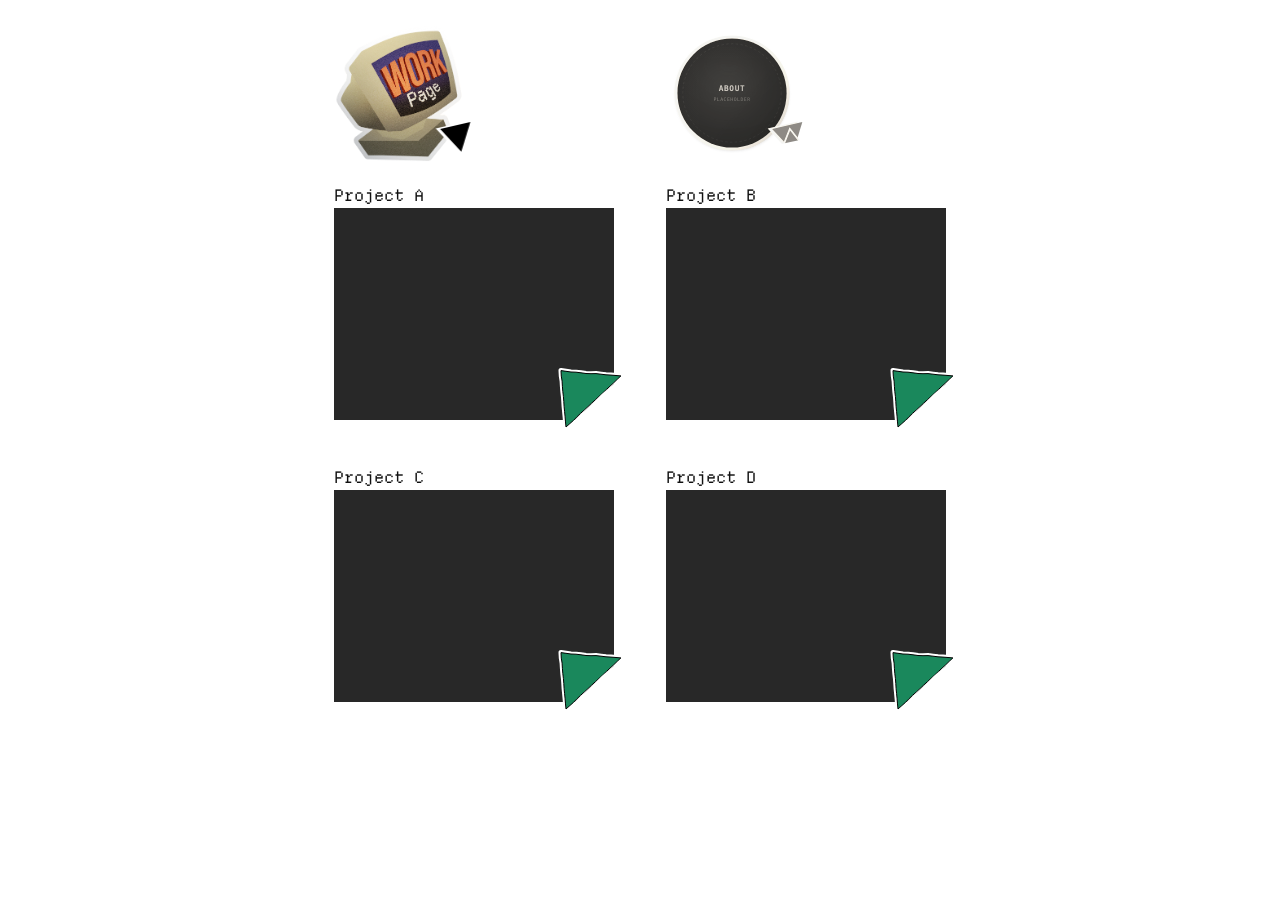
<file: index.html>
<!DOCTYPE html>
<html lang="en">

<head>
  <meta charset="utf-8">
  <meta name="viewport" content="width=device-width, initial-scale=1">
  <title>App</title>
  <!-- Google Fonts: BioRhyme (weights 200 to 800) -->
  <link rel="preconnect" href="https://fonts.googleapis.com">
  <link rel="preconnect" href="https://fonts.gstatic.com" crossorigin>
  <link href="https://fonts.googleapis.com/css2?family=BioRhyme:wght@200..800&display=swap" rel="stylesheet">
  <link rel="stylesheet" href="css/base.css">
  <link rel="stylesheet" href="css/card.css">
  <link rel="stylesheet" href="css/sticker.css">
  <!-- Page transition helper: syncs circular reveal coordinates on page entry -->
  <script src="js/transitions.js"></script>
</head>

<body data-sticker-surface="page" data-surface-id="page">
  <!-- All heavy SVG filters have been completely removed! Everything is pure Math now. -->


  <main class="grid">
    <!-- CARD 1 -->
    <div class="wrap">
      <div class="card-behind">
        <div class="card-behind-content">
          <span class="card-behind-text">Project 1</span>
          <div class="card-loading-bar">
            <div class="card-loading-progress"></div>
          </div>
        </div>
      </div>
      <svg class="card-bg-svg" width="300" height="250">
        <path class="card-bg-path" fill="#F2F2F2" stroke="black" stroke-width="2" stroke-linejoin="round" />
      </svg>
      <svg width="0" height="0" style="position: absolute;">
        <clipPath id="card-clip-0">
          <path class="card-clip-path" />
        </clipPath>
      </svg>

      <article class="card" style="clip-path: url(#card-clip-0);">
        <div class="card-header">
          <span class="card-title">Project A</span>
        </div>
        <div class="inner-rect" data-sticker-surface="card" data-surface-id="project-a"></div>
        <div class="hitbox"></div>
        <svg class="triangle-svg" viewBox="0 0 120 120">
          <path class="triangle-path" stroke-width="2" stroke-linejoin="round" />
          <path class="inner-triangle-outer-path" stroke-linejoin="round" />
          <path class="inner-triangle-path" stroke-width="2" stroke-linejoin="round" />
          <g class="sq-A" opacity="0" tabindex="0" role="button" aria-label="Summary">
            <rect class="custom-focus" x="-11" y="-11" width="22" height="22" rx="4" fill="none" stroke="#005fcc"
              stroke-width="2" vector-effect="non-scaling-stroke" opacity="0" />
            <path class="sq-path" stroke="black" stroke-width="1" stroke-linejoin="round" />
          </g>
          <g class="sq-B" opacity="0" tabindex="0" role="button" aria-label="View Project">
            <rect class="custom-focus" x="-11" y="-11" width="22" height="22" rx="4" fill="none" stroke="#005fcc"
              stroke-width="2" vector-effect="non-scaling-stroke" opacity="0" />
            <path class="sq-path" stroke="black" stroke-width="1" stroke-linejoin="round" />
          </g>
          <g class="sq-C" opacity="0" tabindex="0" role="button" aria-label="Media">
            <rect class="custom-focus" x="-11" y="-11" width="22" height="22" rx="4" fill="none" stroke="#005fcc"
              stroke-width="2" vector-effect="non-scaling-stroke" opacity="0" />
            <path class="sq-path" stroke="black" stroke-width="1" stroke-linejoin="round" />
          </g>
        </svg>
      </article>
    </div>

    <!-- CARD 2 -->
    <div class="wrap">
      <div class="card-behind">
        <div class="card-behind-content">
          <span class="card-behind-text">Project 2</span>
          <div class="card-loading-bar">
            <div class="card-loading-progress"></div>
          </div>
        </div>
      </div>
      <svg class="card-bg-svg" width="300" height="250">
        <path class="card-bg-path" fill="#ffffff" stroke="black" stroke-width="2" stroke-linejoin="round" />
      </svg>
      <svg width="0" height="0" style="position: absolute;">
        <clipPath id="card-clip-1">
          <path class="card-clip-path" />
        </clipPath>
      </svg>

      <article class="card" style="clip-path: url(#card-clip-1);">
        <div class="card-header">
          <span class="card-title">Project B</span>
        </div>
        <div class="inner-rect" data-sticker-surface="card" data-surface-id="project-b"></div>
        <div class="hitbox"></div>
        <svg class="triangle-svg" viewBox="0 0 120 120">
          <path class="triangle-path" stroke-width="2" stroke-linejoin="round" />
          <path class="inner-triangle-outer-path" stroke-linejoin="round" />
          <path class="inner-triangle-path" stroke-width="2" stroke-linejoin="round" />
          <g class="sq-A" opacity="0" tabindex="0" role="button" aria-label="Summary">
            <rect class="custom-focus" x="-11" y="-11" width="22" height="22" rx="4" fill="none" stroke="#005fcc"
              stroke-width="2" vector-effect="non-scaling-stroke" opacity="0" />
            <path class="sq-path" stroke="black" stroke-width="1" stroke-linejoin="round" />
          </g>
          <g class="sq-B" opacity="0" tabindex="0" role="button" aria-label="View Project">
            <rect class="custom-focus" x="-11" y="-11" width="22" height="22" rx="4" fill="none" stroke="#005fcc"
              stroke-width="2" vector-effect="non-scaling-stroke" opacity="0" />
            <path class="sq-path" stroke="black" stroke-width="1" stroke-linejoin="round" />
          </g>
          <g class="sq-C" opacity="0" tabindex="0" role="button" aria-label="Media">
            <rect class="custom-focus" x="-11" y="-11" width="22" height="22" rx="4" fill="none" stroke="#005fcc"
              stroke-width="2" vector-effect="non-scaling-stroke" opacity="0" />
            <path class="sq-path" stroke="black" stroke-width="1" stroke-linejoin="round" />
          </g>
        </svg>
      </article>
    </div>

    <!-- CARD 3 -->
    <div class="wrap">
      <div class="card-behind">
        <div class="card-behind-content">
          <span class="card-behind-text">Project 3</span>
          <div class="card-loading-bar">
            <div class="card-loading-progress"></div>
          </div>
        </div>
      </div>
      <svg class="card-bg-svg" width="300" height="250">
        <path class="card-bg-path" fill="#ffffff" stroke="black" stroke-width="2" stroke-linejoin="round" />
      </svg>
      <svg width="0" height="0" style="position: absolute;">
        <clipPath id="card-clip-2">
          <path class="card-clip-path" />
        </clipPath>
      </svg>

      <article class="card" style="clip-path: url(#card-clip-2);">
        <div class="card-header">
          <span class="card-title">Project C</span>
        </div>
        <div class="inner-rect" data-sticker-surface="card" data-surface-id="project-c"></div>
        <div class="hitbox"></div>
        <svg class="triangle-svg" viewBox="0 0 120 120">
          <path class="triangle-path" stroke-width="2" stroke-linejoin="round" />
          <path class="inner-triangle-outer-path" stroke-linejoin="round" />
          <path class="inner-triangle-path" stroke-width="2" stroke-linejoin="round" />
          <g class="sq-A" opacity="0" tabindex="0" role="button" aria-label="Summary">
            <rect class="custom-focus" x="-11" y="-11" width="22" height="22" rx="4" fill="none" stroke="#005fcc"
              stroke-width="2" vector-effect="non-scaling-stroke" opacity="0" />
            <path class="sq-path" stroke="black" stroke-width="1" stroke-linejoin="round" />
          </g>
          <g class="sq-B" opacity="0" tabindex="0" role="button" aria-label="View Project">
            <rect class="custom-focus" x="-11" y="-11" width="22" height="22" rx="4" fill="none" stroke="#005fcc"
              stroke-width="2" vector-effect="non-scaling-stroke" opacity="0" />
            <path class="sq-path" stroke="black" stroke-width="1" stroke-linejoin="round" />
          </g>
          <g class="sq-C" opacity="0" tabindex="0" role="button" aria-label="Media">
            <rect class="custom-focus" x="-11" y="-11" width="22" height="22" rx="4" fill="none" stroke="#005fcc"
              stroke-width="2" vector-effect="non-scaling-stroke" opacity="0" />
            <path class="sq-path" stroke="black" stroke-width="1" stroke-linejoin="round" />
          </g>
        </svg>
      </article>
    </div>

    <!-- CARD 4 -->
    <div class="wrap">
      <div class="card-behind">
        <div class="card-behind-content">
          <span class="card-behind-text">Project 4</span>
          <div class="card-loading-bar">
            <div class="card-loading-progress"></div>
          </div>
        </div>
      </div>
      <svg class="card-bg-svg" width="300" height="250">
        <path class="card-bg-path" fill="#ffffff" stroke="black" stroke-width="2" stroke-linejoin="round" />
      </svg>
      <svg width="0" height="0" style="position: absolute;">
        <clipPath id="card-clip-3">
          <path class="card-clip-path" />
        </clipPath>
      </svg>

      <article class="card" style="clip-path: url(#card-clip-3);">
        <div class="card-header">
          <span class="card-title">Project D</span>
        </div>
        <div class="inner-rect" data-sticker-surface="card" data-surface-id="project-d"></div>
        <div class="hitbox"></div>
        <svg class="triangle-svg" viewBox="0 0 120 120">
          <path class="triangle-path" stroke-width="2" stroke-linejoin="round" />
          <path class="inner-triangle-outer-path" stroke-linejoin="round" />
          <path class="inner-triangle-path" stroke-width="2" stroke-linejoin="round" />
          <g class="sq-A" opacity="0" tabindex="0" role="button" aria-label="Summary">
            <rect class="custom-focus" x="-11" y="-11" width="22" height="22" rx="4" fill="none" stroke="#005fcc"
              stroke-width="2" vector-effect="non-scaling-stroke" opacity="0" />
            <path class="sq-path" stroke="black" stroke-width="1" stroke-linejoin="round" />
          </g>
          <g class="sq-B" opacity="0" tabindex="0" role="button" aria-label="View Project">
            <rect class="custom-focus" x="-11" y="-11" width="22" height="22" rx="4" fill="none" stroke="#005fcc"
              stroke-width="2" vector-effect="non-scaling-stroke" opacity="0" />
            <path class="sq-path" stroke="black" stroke-width="1" stroke-linejoin="round" />
          </g>
          <g class="sq-C" opacity="0" tabindex="0" role="button" aria-label="Media">
            <rect class="custom-focus" x="-11" y="-11" width="22" height="22" rx="4" fill="none" stroke="#005fcc"
              stroke-width="2" vector-effect="non-scaling-stroke" opacity="0" />
            <path class="sq-path" stroke="black" stroke-width="1" stroke-linejoin="round" />
          </g>
        </svg>
      </article>
    </div>
  </main>

  <!-- 2 FPS Hand-Drawn Boil Filter for Sticker Art -->
  <svg style="position: absolute; width: 0; height: 0; pointer-events: none; overflow: hidden;" aria-hidden="true">
    <defs>
      <filter id="stickerBoilFilter" x="-20%" y="-20%" width="140%" height="140%">
        <feTurbulence id="boilTurbulence" type="fractalNoise" baseFrequency="0.038" numOctaves="2" seed="1" result="noise" />
        <feDisplacementMap id="boilDisplacement" in="SourceGraphic" in2="noise" scale="2.2" xChannelSelector="R" yChannelSelector="G" />
      </filter>
    </defs>
  </svg>

  <!-- Modular Draggable Work Navigation Sticker (Home Sticker) -->
  <div class="sticker-root" id="stickerRoot" data-sticker-id="work" data-sticker-surface="sticker" role="button" aria-label="Work CRT Sticker">

    <!-- Draggable Sticker Body -->
    <div class="sticker-body" id="stickerBody">
      <div class="sticker-shadow-wrap">
        <div class="sticker-art-wrap" id="stickerArtWrap">
          <!-- Masked PBR Specular Glossy Sheen Layer with Base Art for True Pixel Blend Modes -->
          <div class="sticker-highlight-layer" id="highlightLayer">
            <img class="sticker-base-png" src="svg/workstickerpng.png" alt="CRT Work Sticker">
            <div class="diffuse-shadow"></div>
            <div class="specular-hotspot"></div>
            <div class="fresnel-rim"></div>
            <div class="env-reflect"></div>
            <div class="washout"></div>
            <div class="iridescence"></div>
          </div>

          <!-- 100% Vector Layers Punch-Out Corner Peel Affordance (Applied by default) -->
          <div class="sticker-peel-overlay peel-state-active" id="stickerPeelOverlay">
            <svg class="peel-svg" id="peelSvg" viewBox="0 0 305 317" preserveAspectRatio="none">
              <defs>
                <mask id="stickerPeelMask" maskUnits="userSpaceOnUse" x="0" y="0" width="305" height="317">
                  <rect width="100%" height="100%" fill="white" />
                  <path id="stickerMaskInverseClip" class="peel-mask-path" transform="translate(148.874 226.758) rotate(-10.7228)" d="M32.3323 0.929956L81.3395 0L109.556 65.0203L0 66.9418L32.3323 0.929956Z" fill="#000000" />
                </mask>
              </defs>
              <g id="stickerPeelVectorGroup" mask="url(#stickerPeelMask)">
                <path id="stickerPeelBg" transform="translate(151.867 223.861) rotate(-72.9716)" d="M31.7876 0L59.3165 47.6814H4.25873L31.7876 0Z" fill="white"/>
                <path id="stickerPeelMain" class="peel-main-path" transform="translate(159.813 224.784) rotate(-72.9716)" d="M31.7876 0L59.3165 47.6814H4.25873L31.7876 0Z" fill="#8C8585"/>
                <path id="stickerPeelFlap" class="peel-flap-path" transform="translate(246.888 210.66) rotate(111.625)" d="M33.0869 -0.75L60.6152 46.9316L61.915 49.1816H1.66113L2.95996 46.9316L30.4883 -0.75L31.7881 -3L33.0869 -0.75Z" fill="#8C8585" stroke="white" stroke-width="3"/>
              </g>
            </svg>
          </div>
        </div>
      </div>
    </div>
  </div>

  <!-- Modular Draggable About Modifier Sticker (Circle Placeholder, Inactive by Default) -->
  <div class="sticker-root sticker-about is-sleeping" id="aboutStickerRoot" data-sticker-id="about" data-sticker-surface="sticker" role="button" aria-label="About Me Modifier Sticker">
    <!-- Draggable Sticker Body -->
    <div class="sticker-body" id="aboutStickerBody">
      <div class="sticker-shadow-wrap">
        <div class="sticker-art-wrap" id="aboutArtWrap">
          <!-- Masked PBR Specular Glossy Sheen Layer with Base Art for True Pixel Blend Modes -->
          <div class="sticker-highlight-layer" id="aboutHighlightLayer">
            <img class="sticker-base-png" src="svg/circlesticker.svg" alt="About Circle Sticker">
            <div class="diffuse-shadow"></div>
            <div class="specular-hotspot"></div>
            <div class="fresnel-rim"></div>
            <div class="env-reflect"></div>
            <div class="washout"></div>
            <div class="iridescence"></div>
          </div>

          <!-- Corner Peel Overlay (Inactive/Flat by default) -->
          <div class="sticker-peel-overlay peel-state-inactive" id="aboutPeelOverlay">
            <svg class="peel-svg" id="aboutPeelSvg" viewBox="0 0 305 317" preserveAspectRatio="none">
              <defs>
                <mask id="aboutPeelMask" maskUnits="userSpaceOnUse" x="0" y="0" width="305" height="317">
                  <rect width="100%" height="100%" fill="white" />
                  <path id="aboutMaskInverseClip" class="peel-mask-path" transform="translate(148.874 226.758) rotate(-10.7228)" d="M32.3323 0.929956L81.3395 0L109.556 65.0203L0 66.9418L32.3323 0.929956Z" fill="#000000" />
                </mask>
              </defs>
              <g id="aboutPeelVectorGroup" mask="url(#aboutPeelMask)">
                <path id="aboutPeelBg" transform="translate(151.867 223.861) rotate(-72.9716)" d="M31.7876 0L59.3165 47.6814H4.25873L31.7876 0Z" fill="white"/>
                <path id="aboutPeelMain" class="peel-main-path" transform="translate(159.813 224.784) rotate(-72.9716)" d="M31.7876 0L59.3165 47.6814H4.25873L31.7876 0Z" fill="#8C8585"/>
                <path id="aboutPeelFlap" class="peel-flap-path" transform="translate(246.888 210.66) rotate(111.625)" d="M33.0869 -0.75L60.6152 46.9316L61.915 49.1816H1.66113L2.95996 46.9316L30.4883 -0.75L31.7881 -3L33.0869 -0.75Z" fill="#8C8585" stroke="white" stroke-width="3"/>
              </g>
            </svg>
          </div>
        </div>
      </div>
    </div>
  </div>

  <!-- Load GSAP Library -->
  <script src="https://cdnjs.cloudflare.com/ajax/libs/gsap/3.12.2/gsap.min.js"></script>
  <!-- Modular Scripts: Each file has a single, clear responsibility -->
  <script src="js/config.js"></script>
  <script src="js/geometry.js"></script>
  <script src="js/card-render.js"></script>
  <script src="js/card-buttons.js"></script>
  <script src="js/card-transitions.js"></script>
  <script src="js/card.js"></script>
  <script src="js/main.js"></script>
  <script src="js/sticker.js"></script>
</body>

</html>
</file>
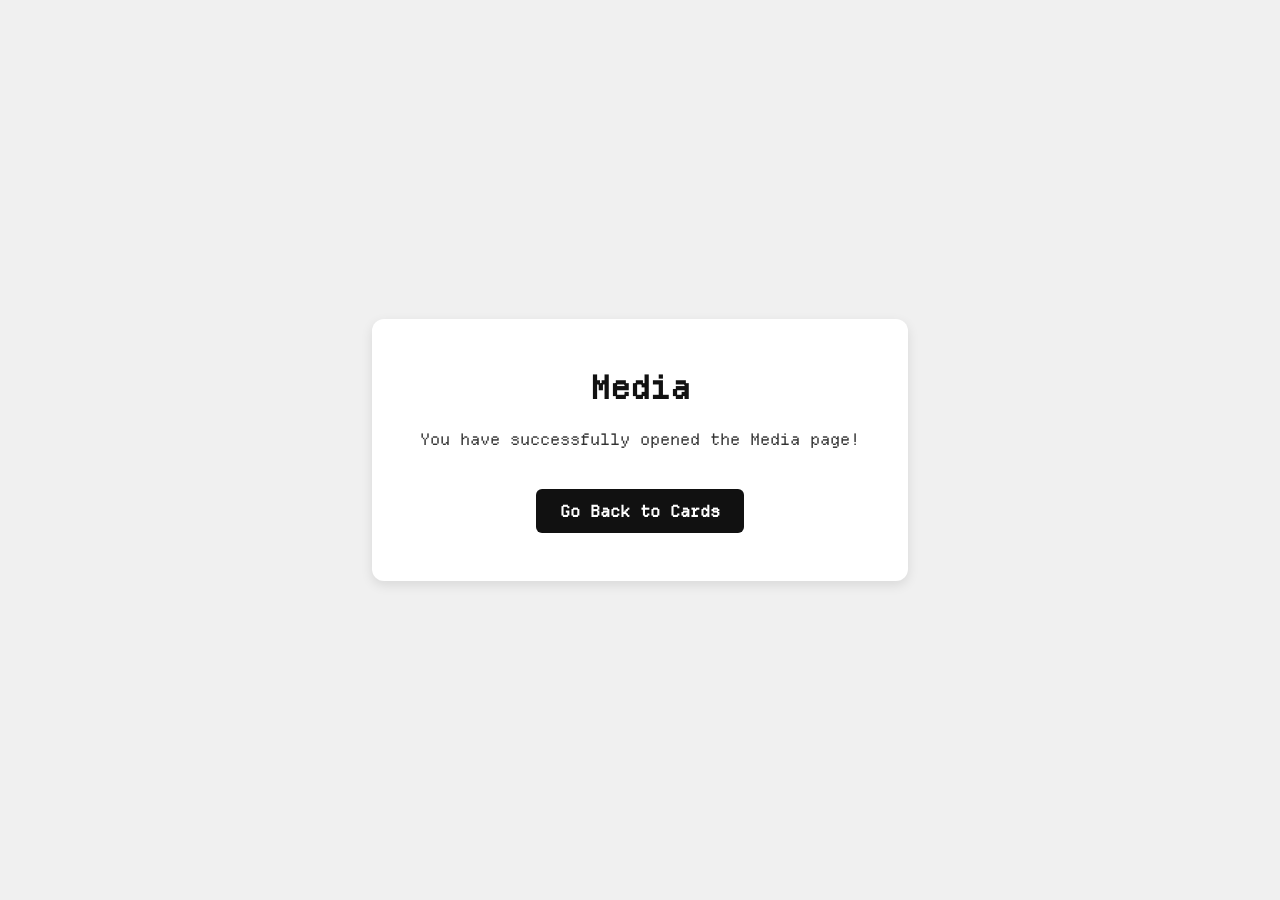
<file: media.html>
<!DOCTYPE html>
<html lang="en">

<head>
  <meta charset="UTF-8">
  <meta name="viewport" content="width=device-width, initial-scale=1.0">
  <title>Media</title>
  <!-- Google Fonts: BioRhyme -->
  <link rel="preconnect" href="https://fonts.googleapis.com">
  <link rel="preconnect" href="https://fonts.gstatic.com" crossorigin>
  <link href="https://fonts.googleapis.com/css2?family=BioRhyme:wght@200..800&display=swap" rel="stylesheet">
  <!-- Modular Subpage Styles -->
  <link rel="stylesheet" href="css/subpage.css">
</head>

<body>
  <div class="container">
    <h1>Media</h1>
    <p>You have successfully opened the Media page!</p>
    <a href="index.html">Go Back to Cards</a>
  </div>
</body>

</html>
</file>
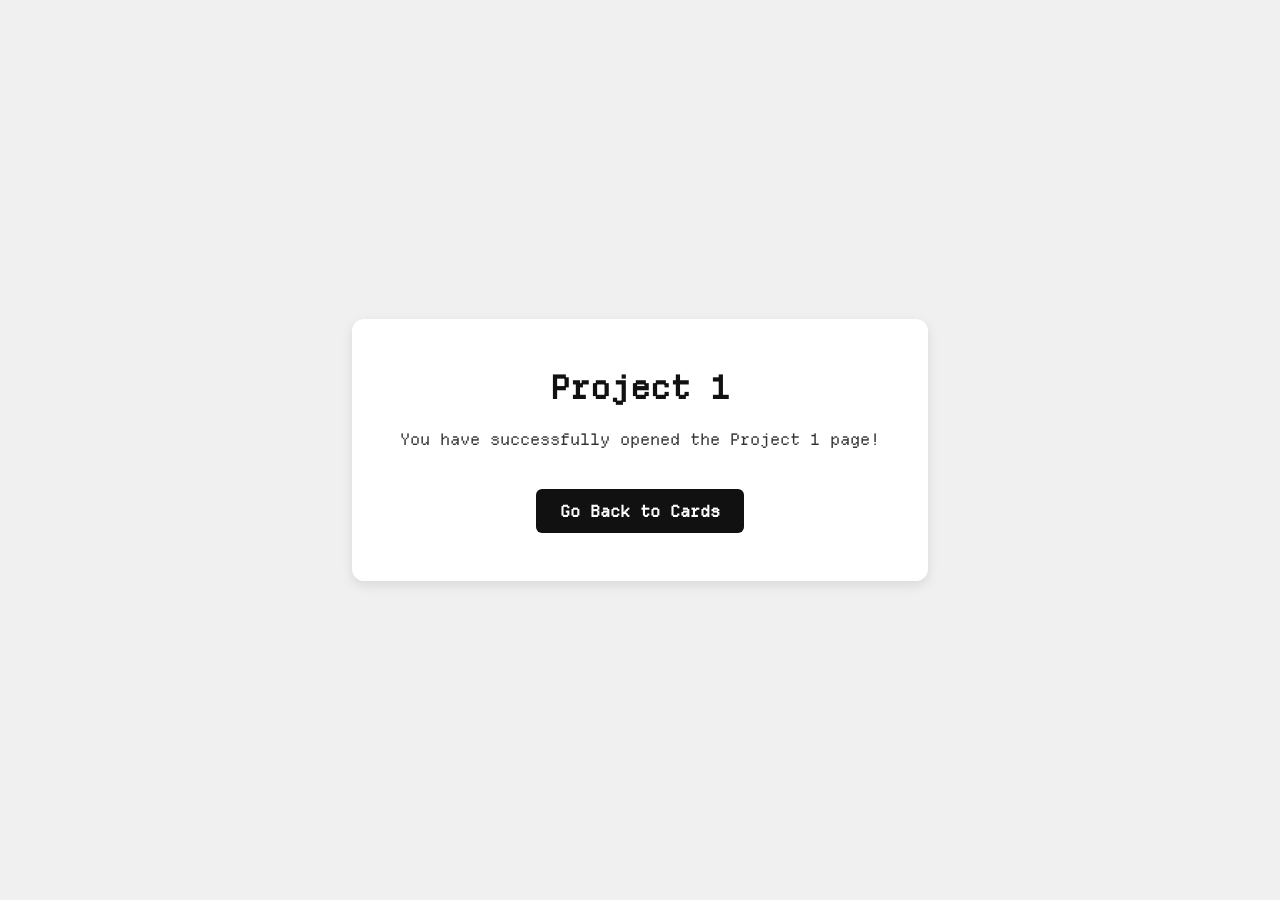
<file: project1.html>
<!DOCTYPE html>
<html lang="en">

<head>
  <meta charset="UTF-8">
  <meta name="viewport" content="width=device-width, initial-scale=1.0">
  <title>Project 1</title>
  <!-- Google Fonts: BioRhyme -->
  <link rel="preconnect" href="https://fonts.googleapis.com">
  <link rel="preconnect" href="https://fonts.gstatic.com" crossorigin>
  <link href="https://fonts.googleapis.com/css2?family=BioRhyme:wght@200..800&display=swap" rel="stylesheet">
  <!-- Modular Subpage Styles -->
  <link rel="stylesheet" href="css/subpage.css">
</head>

<body>
  <div class="container">
    <h1>Project 1</h1>
    <p>You have successfully opened the Project 1 page!</p>
    <a href="index.html">Go Back to Cards</a>
  </div>
</body>

</html>
</file>
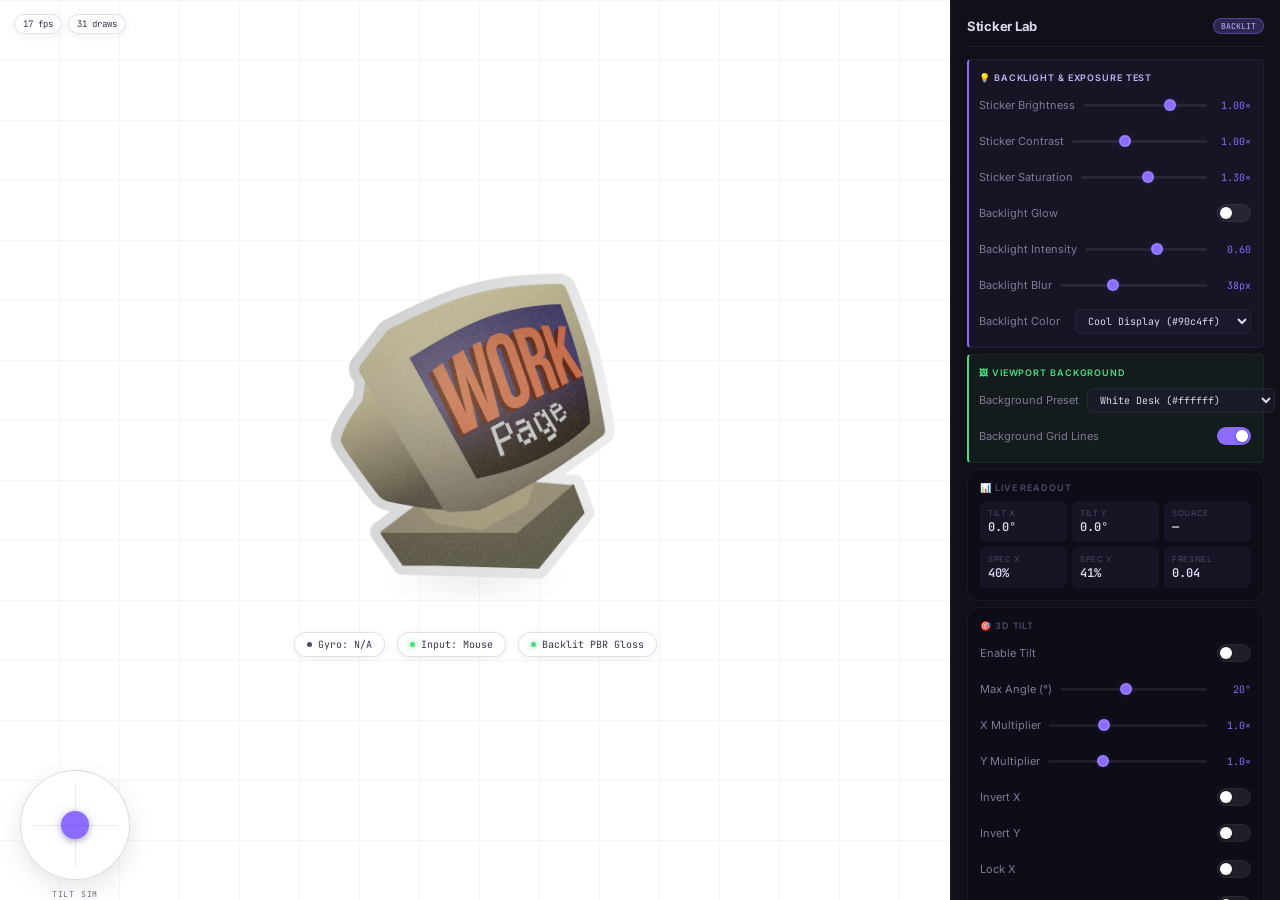
<file: sticker-lab-backlit.html>
<!DOCTYPE html>
<html lang="en">
<head>
  <meta charset="UTF-8">
  <meta name="viewport" content="width=device-width, initial-scale=1.0, user-scalable=no">
  <title>Sticker Gloss Lab — Backlight & Exposure Test</title>
  <meta name="description" content="Realistic glossy sticker with backlight screen bleed, diffuse exposure controls, physics-based specular, Fresnel, and environment reflection.">
  <link rel="preconnect" href="https://fonts.googleapis.com">
  <link href="https://fonts.googleapis.com/css2?family=Inter:wght@400;500;600;700&family=JetBrains+Mono:wght@400;500&display=swap" rel="stylesheet">
  <style>
    :root {
      --bg: #08080c;
      --bg2: #101018;
      --panel-bg: rgba(14,14,24,0.92);
      --border: rgba(255,255,255,0.05);
      --border-hi: rgba(140,110,255,0.3);
      --text: #ddd8ee;
      --text2: #807a96;
      --text3: #4e4968;
      --accent: #8b6cff;
      --glow: rgba(139,108,255,0.2);
      --warm: #ff7a5c;
      --green: #4ade80;
      --sans: 'Inter', system-ui, sans-serif;
      --mono: 'JetBrains Mono', monospace;
    }

    *, *::before, *::after { box-sizing: border-box; margin: 0; padding: 0; }
    html, body { height: 100%; overflow: hidden; }

    body {
      font-family: var(--sans);
      background: var(--bg);
      color: var(--text);
      -webkit-font-smoothing: antialiased;
    }

    .layout { display: flex; height: 100vh; }

    /* ── VIEWPORT ── */
    .vp {
      flex: 1;
      display: flex;
      flex-direction: column;
      align-items: center;
      justify-content: center;
      position: relative;
      overflow: hidden;
      background: var(--vp-bg, #ffffff);
      transition: background 0.25s ease;
    }

    .vp::before {
      content: '';
      position: absolute;
      inset: 0;
      background: var(--vp-grid, repeating-linear-gradient(0deg, transparent, transparent 59px, rgba(0,0,0,0.035) 59px, rgba(0,0,0,0.035) 60px),
        repeating-linear-gradient(90deg, transparent, transparent 59px, rgba(0,0,0,0.035) 59px, rgba(0,0,0,0.035) 60px));
      pointer-events: none;
      opacity: var(--vp-grid-opacity, 1);
      transition: opacity 0.25s ease;
    }

    /* Light Viewport Theme (White/Light Desk Mode) */
    .vp.vp-light .chip,
    .vp.vp-light .perf-chip {
      background: rgba(255, 255, 255, 0.92);
      border-color: rgba(0, 0, 0, 0.12);
      color: #3b354d;
      box-shadow: 0 2px 10px rgba(0, 0, 0, 0.06);
    }

    .vp.vp-light .joy {
      background: rgba(255, 255, 255, 0.92);
      border-color: rgba(0, 0, 0, 0.14);
      box-shadow: 0 8px 24px rgba(0, 0, 0, 0.1);
    }

    .vp.vp-light .joy::before,
    .vp.vp-light .joy::after {
      background: rgba(0, 0, 0, 0.08);
    }

    .vp.vp-light .joy-label {
      color: #6d6682;
    }

    .vp.vp-light .shadow-plane {
      background: radial-gradient(ellipse at center, rgba(0,0,0,0.22) 0%, transparent 70%);
      filter: blur(14px);
    }

    /* ── STICKER 3D ── */
    .scene {
      perspective: 900px;
      perspective-origin: 50% 50%;
      width: 340px;
      height: 360px;
      display: flex;
      align-items: center;
      justify-content: center;
      z-index: 1;
      animation: fadeUp 0.6s cubic-bezier(0.16,1,0.3,1) both;
    }

    @keyframes fadeUp {
      from { opacity: 0; transform: translateY(24px) scale(0.96); }
      to { opacity: 1; transform: none; }
    }

    .body3d {
      position: relative;
      width: 300px;
      height: 320px;
      transform-style: preserve-3d;
      will-change: transform;
      cursor: grab;
    }

    .body3d:active { cursor: grabbing; }

    .sticker-img {
      position: absolute;
      inset: 0;
      width: 100%;
      height: 100%;
      object-fit: contain;
      display: block;
      user-select: none;
      -webkit-user-drag: none;
      pointer-events: none;
      z-index: 0;
      filter: brightness(var(--sticker-bright, 1)) contrast(var(--sticker-contrast, 1)) saturate(var(--sticker-sat, 1.3));
      transition: filter 0.05s linear;
    }

    /* Backlight glowing screen behind sticker */
    .backlight-screen {
      position: absolute;
      width: 330px;
      height: 350px;
      border-radius: 36px;
      background: radial-gradient(ellipse at center, rgba(144, 196, 255, 0.42) 0%, rgba(144, 196, 255, 0.12) 50%, transparent 75%);
      filter: blur(38px);
      z-index: 0;
      pointer-events: none;
      transition: opacity 0.2s ease, filter 0.2s ease;
    }

    /* Drop shadow rendered separately so gloss layers don't affect it */
    .shadow-plane {
      position: absolute;
      bottom: -8px;
      left: 50%;
      transform: translateX(-50%);
      width: 65%;
      height: 30px;
      background: radial-gradient(ellipse at center, rgba(0,0,0,0.45) 0%, transparent 70%);
      filter: blur(16px);
      z-index: 0;
      transition: opacity 0.3s, transform 0.3s;
    }

    /* ── GLOSS LAYERS (masked to sticker shape) ── */
    .gloss-mask {
      position: absolute;
      inset: 0;
      z-index: 2;
      pointer-events: none;
      -webkit-mask-image: url('svg/workstickerpng.png');
      -webkit-mask-size: contain;
      -webkit-mask-repeat: no-repeat;
      -webkit-mask-position: center;
      mask-image: url('svg/workstickerpng.png');
      mask-size: contain;
      mask-repeat: no-repeat;
      mask-position: center;
    }

    /* Layer 0: Directional shadow — diffuse ambient darkening opposite the light source */
    .diffuse-shadow {
      position: absolute;
      inset: 0;
      border-radius: 12px;
      mix-blend-mode: multiply;
      opacity: 0;
      pointer-events: none;
      z-index: 1;
      will-change: background, opacity;
    }

    /* Layer 1: Specular hotspot — the main "light reflection blob" */
    .specular-hotspot {
      position: absolute;
      inset: 0;
      border-radius: 12px;
      mix-blend-mode: screen;
      opacity: 0;
      pointer-events: none;
      z-index: 2;
      will-change: background, opacity;
    }

    /* Layer 2: Fresnel rim — edges glow brighter at shallow angles */
    .fresnel-rim {
      position: absolute;
      inset: 0;
      border-radius: 12px;
      mix-blend-mode: screen;
      opacity: 0;
      pointer-events: none;
      z-index: 3;
      will-change: background, opacity;
    }

    /* Layer 3: Environment reflection — soft ambient light pickup */
    .env-reflect {
      position: absolute;
      inset: 0;
      border-radius: 12px;
      mix-blend-mode: overlay;
      opacity: 0;
      pointer-events: none;
      z-index: 4;
      will-change: background, opacity;
    }

    /* Layer 4: Image washout — vinyl gets milky white at steep angles */
    .washout {
      position: absolute;
      inset: 0;
      border-radius: 12px;
      background: rgba(255, 255, 255, 1);
      mix-blend-mode: overlay;
      opacity: 0;
      pointer-events: none;
      z-index: 5;
      will-change: opacity;
    }

    /* Layer 5: Iridescence — subtle color shift at edges */
    .iridescence {
      position: absolute;
      inset: 0;
      border-radius: 12px;
      mix-blend-mode: color-dodge;
      opacity: 0;
      pointer-events: none;
      z-index: 6;
      will-change: background, opacity;
    }

    /* ── STATUS BAR ── */
    .status-row {
      margin-top: 28px;
      display: flex;
      gap: 12px;
      z-index: 1;
      flex-wrap: wrap;
      justify-content: center;
    }

    .chip {
      display: flex;
      align-items: center;
      gap: 6px;
      padding: 5px 12px;
      background: var(--panel-bg);
      border: 1px solid var(--border);
      border-radius: 100px;
      font-family: var(--mono);
      font-size: 10px;
      color: var(--text2);
      backdrop-filter: blur(10px);
      white-space: nowrap;
      user-select: none;
    }

    .dot {
      width: 5px; height: 5px;
      border-radius: 50%;
      background: var(--text3);
      flex-shrink: 0;
    }
    .dot.on { background: var(--green); box-shadow: 0 0 6px var(--green); }
    .dot.warn { background: var(--warm); box-shadow: 0 0 6px var(--warm); }

    /* ── JOYSTICK ── */
    .joy {
      position: absolute;
      bottom: 20px;
      left: 20px;
      width: 110px;
      height: 110px;
      background: var(--panel-bg);
      border: 1px solid var(--border);
      border-radius: 50%;
      backdrop-filter: blur(14px);
      z-index: 10;
      display: flex;
      align-items: center;
      justify-content: center;
      cursor: grab;
      touch-action: none;
      user-select: none;
      box-shadow: 0 8px 28px rgba(0,0,0,0.4);
    }

    .joy::before { content: ''; position: absolute; width: 1px; height: 80%; background: rgba(255,255,255,0.04); }
    .joy::after { content: ''; position: absolute; width: 80%; height: 1px; background: rgba(255,255,255,0.04); }

    .joy-knob {
      width: 28px; height: 28px;
      background: var(--accent);
      border-radius: 50%;
      box-shadow: 0 0 14px var(--glow), 0 2px 6px rgba(0,0,0,0.3);
      pointer-events: none;
      position: absolute;
      transform: translate(-50%, -50%);
      left: 50%; top: 50%;
    }

    .joy-label {
      position: absolute;
      bottom: -20px;
      left: 50%;
      transform: translateX(-50%);
      font-family: var(--mono);
      font-size: 8px;
      color: var(--text3);
      text-transform: uppercase;
      letter-spacing: 0.1em;
      white-space: nowrap;
    }

    .joy.hidden { display: none; }

    /* ── PERF ── */
    .perf {
      position: absolute;
      top: 14px; left: 14px;
      display: flex;
      gap: 6px;
      z-index: 10;
    }

    .perf-chip {
      font-family: var(--mono);
      font-size: 9px;
      color: var(--text3);
      padding: 3px 8px;
      background: var(--panel-bg);
      border: 1px solid var(--border);
      border-radius: 100px;
      backdrop-filter: blur(10px);
    }

    /* ── PANEL ── */
    .panel {
      width: 330px;
      min-width: 330px;
      height: 100vh;
      overflow-y: auto;
      overflow-x: hidden;
      background: var(--bg2);
      border-left: 1px solid var(--border);
      padding: 18px 16px 40px;
      display: flex;
      flex-direction: column;
      gap: 6px;
      scrollbar-width: thin;
      scrollbar-color: rgba(255,255,255,0.07) transparent;
    }

    .panel::-webkit-scrollbar { width: 4px; }
    .panel::-webkit-scrollbar-thumb { background: rgba(255,255,255,0.08); border-radius: 4px; }

    .panel-hdr {
      display: flex;
      align-items: center;
      justify-content: space-between;
      padding-bottom: 12px;
      border-bottom: 1px solid var(--border);
      margin-bottom: 6px;
    }

    .panel-hdr h1 { font-size: 13px; font-weight: 700; letter-spacing: -0.02em; }
    .badge { font-family: var(--mono); font-size: 8px; color: var(--accent); background: rgba(139,108,255,0.1); border: 1px solid rgba(139,108,255,0.2); padding: 2px 7px; border-radius: 100px; }

    .sec {
      background: var(--panel-bg);
      border: 1px solid var(--border);
      border-radius: 12px;
      padding: 12px;
      display: flex;
      flex-direction: column;
      gap: 8px;
      backdrop-filter: blur(6px);
      animation: fadeUp 0.45s cubic-bezier(0.16,1,0.3,1) both;
    }

    .sec:nth-child(2) { animation-delay: 0.04s; }
    .sec:nth-child(3) { animation-delay: 0.08s; }
    .sec:nth-child(4) { animation-delay: 0.12s; }
    .sec:nth-child(5) { animation-delay: 0.16s; }
    .sec:nth-child(6) { animation-delay: 0.2s; }
    .sec:nth-child(7) { animation-delay: 0.24s; }
    .sec:nth-child(8) { animation-delay: 0.28s; }

    .sec-title {
      font-size: 9px;
      font-weight: 600;
      text-transform: uppercase;
      letter-spacing: 0.1em;
      color: var(--text3);
      display: flex;
      align-items: center;
      gap: 5px;
    }

    .row {
      display: flex;
      align-items: center;
      justify-content: space-between;
      gap: 8px;
      min-height: 28px;
    }

    .lbl { font-size: 11px; color: var(--text2); white-space: nowrap; flex-shrink: 0; }
    .val { font-family: var(--mono); font-size: 10px; color: var(--accent); min-width: 36px; text-align: right; flex-shrink: 0; }

    input[type="range"] {
      -webkit-appearance: none; appearance: none;
      flex: 1; height: 3px;
      background: rgba(255,255,255,0.07);
      border-radius: 2px;
      outline: none; cursor: pointer;
      min-width: 70px;
    }

    input[type="range"]::-webkit-slider-thumb {
      -webkit-appearance: none;
      width: 12px; height: 12px;
      border-radius: 50%;
      background: var(--accent);
      box-shadow: 0 0 6px var(--glow);
      cursor: pointer;
      border: 2px solid rgba(255,255,255,0.12);
    }

    input[type="range"]::-moz-range-thumb {
      width: 12px; height: 12px;
      border-radius: 50%;
      background: var(--accent);
      box-shadow: 0 0 6px var(--glow);
      cursor: pointer;
      border: 2px solid rgba(255,255,255,0.12);
    }

    .tog {
      width: 34px; height: 18px;
      background: rgba(255,255,255,0.07);
      border-radius: 10px;
      position: relative;
      cursor: pointer;
      transition: background 0.15s;
      flex-shrink: 0;
      border: 1px solid rgba(255,255,255,0.05);
    }
    .tog.on { background: var(--accent); border-color: transparent; }
    .tog::after {
      content: '';
      position: absolute;
      width: 12px; height: 12px;
      background: #fff;
      border-radius: 50%;
      top: 2px; left: 2px;
      transition: transform 0.15s;
      box-shadow: 0 1px 3px rgba(0,0,0,0.3);
    }
    .tog.on::after { transform: translateX(16px); }

    select {
      padding: 4px 8px;
      border-radius: 6px;
      border: 1px solid var(--border);
      background: rgba(30,30,50,0.5);
      color: var(--text);
      font-family: var(--mono);
      font-size: 10px;
      cursor: pointer;
      outline: none;
    }
    select:focus { border-color: var(--border-hi); }
    select option { background: var(--bg2); }

    .btn {
      padding: 6px 12px;
      border-radius: 6px;
      border: 1px solid var(--border);
      background: rgba(30,30,50,0.5);
      color: var(--text2);
      font-family: var(--sans);
      font-size: 10px;
      font-weight: 500;
      cursor: pointer;
      transition: all 0.15s;
      white-space: nowrap;
    }
    .btn:hover { background: rgba(139,108,255,0.1); border-color: var(--border-hi); color: var(--text); }
    .btn.pri { background: rgba(139,108,255,0.12); border-color: rgba(139,108,255,0.25); color: var(--accent); }
    .btn.danger { color: var(--warm); border-color: rgba(255,122,92,0.18); }
    .btn.danger:hover { background: rgba(255,122,92,0.08); }

    .readouts {
      display: grid;
      grid-template-columns: 1fr 1fr 1fr;
      gap: 5px;
    }

    .ro {
      background: rgba(30,30,50,0.5);
      border-radius: 6px;
      padding: 7px 8px;
      display: flex;
      flex-direction: column;
      gap: 1px;
    }

    .ro-lbl { font-size: 8px; text-transform: uppercase; letter-spacing: 0.08em; color: var(--text3); }
    .ro-val { font-family: var(--mono); font-size: 12px; font-weight: 600; color: var(--text); }

    @media (max-width: 768px) {
      .layout { flex-direction: column; }
      .vp { height: 48vh; min-height: 280px; }
      .panel { width: 100%; min-width: unset; height: 52vh; border-left: none; border-top: 1px solid var(--border); }
      .scene { width: 260px; height: 280px; }
      .body3d { width: 230px; height: 250px; }
      .joy { width: 80px; height: 80px; }
      .joy-knob { width: 22px; height: 22px; }
    }
  </style>
</head>
<body>

<div class="layout">
  <div class="vp" id="vp">
    <div class="perf">
      <div class="perf-chip" id="pFps">-- fps</div>
      <div class="perf-chip" id="pDraw">0 draws</div>
    </div>

    <div class="scene" id="scene">
      <div class="backlight-screen" id="backlightScreen"></div>
      <div class="body3d" id="body3d">
        <div class="shadow-plane" id="shadow"></div>

        <!-- All art & gloss layers share one mask container for true pixel blend modes -->
        <div class="gloss-mask">
          <img class="sticker-img" id="stickerImg" src="svg/workstickerpng.png" alt="Work Page Sticker" draggable="false">
          <div class="diffuse-shadow" id="lDiffuseShadow"></div>
          <div class="specular-hotspot" id="lSpecular"></div>
          <div class="fresnel-rim" id="lFresnel"></div>
          <div class="env-reflect" id="lEnv"></div>
          <div class="washout" id="lWashout"></div>
          <div class="iridescence" id="lIridescence"></div>
        </div>
      </div>
    </div>

    <div class="status-row">
      <div class="chip"><span class="dot" id="gyroDot"></span><span id="gyroTxt">Gyro: Checking…</span></div>
      <div class="chip"><span class="dot on" id="inputDot"></span><span id="inputTxt">Input: Mouse</span></div>
      <div class="chip"><span class="dot on"></span><span id="modeTxt">Backlit PBR Gloss</span></div>
    </div>

    <div class="joy" id="joy">
      <div class="joy-knob" id="joyKnob"></div>
      <div class="joy-label">Tilt Sim</div>
    </div>
  </div>

  <!-- ── PANEL ── -->
  <div class="panel" id="panel">
    <div class="panel-hdr">
      <h1>Sticker Lab</h1>
      <span class="badge" style="background: rgba(139,108,255,0.25); color: #c4b5fd; border: 1px solid rgba(139,108,255,0.4);">BACKLIT</span>
    </div>

    <!-- BACKLIGHT & EXPOSURE TEST (NEW EXPERIMENTAL SECTION) -->
    <div class="sec" style="border-left: 2px solid var(--accent); padding-left: 10px; background: rgba(139,108,255,0.06); border-radius: 4px;">
      <div class="sec-title" style="color: #c4b5fd;">💡 Backlight & Exposure Test</div>
      <div class="row">
        <span class="lbl">Sticker Brightness</span>
        <input type="range" id="rStickerBright" min="0.2" max="1.3" step="0.02" value="1.00">
        <span class="val" id="vStickerBright">1.00×</span>
      </div>
      <div class="row">
        <span class="lbl">Sticker Contrast</span>
        <input type="range" id="rStickerContrast" min="0.5" max="1.8" step="0.02" value="1.00">
        <span class="val" id="vStickerContrast">1.00×</span>
      </div>
      <div class="row">
        <span class="lbl">Sticker Saturation</span>
        <input type="range" id="rStickerSat" min="0.5" max="2.0" step="0.05" value="1.30">
        <span class="val" id="vStickerSat">1.30×</span>
      </div>
      <div class="row">
        <span class="lbl">Backlight Glow</span>
        <div class="tog" id="tBacklight"></div>
      </div>
      <div class="row">
        <span class="lbl">Backlight Intensity</span>
        <input type="range" id="rBacklightInt" min="0" max="1" step="0.02" value="0.60">
        <span class="val" id="vBacklightInt">0.60</span>
      </div>
      <div class="row">
        <span class="lbl">Backlight Blur</span>
        <input type="range" id="rBacklightBlur" min="10" max="90" step="2" value="38">
        <span class="val" id="vBacklightBlur">38px</span>
      </div>
      <div class="row">
        <span class="lbl">Backlight Color</span>
        <select id="sBacklightColor">
          <option value="cool" selected>Cool Display (#90c4ff)</option>
          <option value="white">Pure White (#ffffff)</option>
          <option value="warm">Warm Ambience (#ffe0b2)</option>
          <option value="cyan">Cyber Cyan (#00e5ff)</option>
          <option value="neon">Neon Magenta (#ff2a85)</option>
        </select>
      </div>
    </div>

    <!-- VIEWPORT ENVIRONMENT & BACKGROUND -->
    <div class="sec" style="border-left: 2px solid #4ade80; padding-left: 10px; background: rgba(74,222,128,0.05); border-radius: 4px;">
      <div class="sec-title" style="color: #4ade80;">🖼 Viewport Background</div>
      <div class="row">
        <span class="lbl">Background Preset</span>
        <select id="sBgPreset">
          <option value="white" selected>White Desk (#ffffff)</option>
          <option value="lightgray">Light Gray Desk (#f4f4f7)</option>
          <option value="dark">Studio Dark (#08080c)</option>
          <option value="charcoal">Charcoal Desk (#16161f)</option>
          <option value="custom">Custom Color…</option>
        </select>
      </div>
      <div class="row" id="rowCustomColor" style="display: none;">
        <span class="lbl">Custom Color</span>
        <input type="color" id="pickerBg" value="#ffffff" style="background: none; border: 1px solid var(--border); border-radius: 4px; height: 26px; width: 44px; cursor: pointer; padding: 0;">
      </div>
      <div class="row">
        <span class="lbl">Background Grid Lines</span>
        <div class="tog on" id="tGridLines"></div>
      </div>
    </div>

    <!-- READOUT -->
    <div class="sec">
      <div class="sec-title">📊 Live Readout</div>
      <div class="readouts">
        <div class="ro"><span class="ro-lbl">Tilt X</span><span class="ro-val" id="roTX">0.0°</span></div>
        <div class="ro"><span class="ro-lbl">Tilt Y</span><span class="ro-val" id="roTY">0.0°</span></div>
        <div class="ro"><span class="ro-lbl">Source</span><span class="ro-val" id="roSrc">—</span></div>
        <div class="ro"><span class="ro-lbl">Spec X</span><span class="ro-val" id="roSX">50%</span></div>
        <div class="ro"><span class="ro-lbl">Spec Y</span><span class="ro-val" id="roSY">50%</span></div>
        <div class="ro"><span class="ro-lbl">Fresnel</span><span class="ro-val" id="roFr">0.00</span></div>
      </div>
    </div>

    <!-- TILT -->
    <div class="sec">
      <div class="sec-title">🎯 3D Tilt</div>
      <div class="row"><span class="lbl">Enable Tilt</span><div class="tog" id="tTilt"></div></div>
      <div class="row"><span class="lbl">Max Angle (°)</span><input type="range" id="rMaxTilt" min="0" max="45" step="0.5" value="20"><span class="val" id="vMaxTilt">20°</span></div>
      <div class="row"><span class="lbl">X Multiplier</span><input type="range" id="rMultX" min="0" max="3" step="0.05" value="1"><span class="val" id="vMultX">1.0×</span></div>
      <div class="row"><span class="lbl">Y Multiplier</span><input type="range" id="rMultY" min="0" max="3" step="0.05" value="1"><span class="val" id="vMultY">1.0×</span></div>
      <div class="row"><span class="lbl">Invert X</span><div class="tog" id="tInvX"></div></div>
      <div class="row"><span class="lbl">Invert Y</span><div class="tog" id="tInvY"></div></div>
      <div class="row"><span class="lbl">Lock X</span><div class="tog" id="tLockX"></div></div>
      <div class="row"><span class="lbl">Lock Y</span><div class="tog" id="tLockY"></div></div>
      <div class="row"><span class="lbl">Smoothing</span><input type="range" id="rSmooth" min="0.02" max="0.5" step="0.01" value="0.1"><span class="val" id="vSmooth">0.10</span></div>
      <div class="row"><span class="lbl">Perspective</span><input type="range" id="rPersp" min="200" max="2000" step="25" value="875"><span class="val" id="vPersp">875</span></div>
    </div>

    <!-- SPECULAR HOTSPOT -->
    <div class="sec">
      <div class="sec-title">💡 Specular Hotspot</div>
      <div class="row"><span class="lbl">Enable</span><div class="tog on" id="tSpec"></div></div>
      <div class="row"><span class="lbl">Intensity</span><input type="range" id="rSpecInt" min="0" max="1" step="0.01" value="0.29"><span class="val" id="vSpecInt">0.29</span></div>
      <div class="row"><span class="lbl">Size (%)</span><input type="range" id="rSpecSize" min="10" max="80" step="1" value="80"><span class="val" id="vSpecSize">80</span></div>
      <div class="row"><span class="lbl">Falloff Softness</span><input type="range" id="rSpecFall" min="0.1" max="1" step="0.01" value="1"><span class="val" id="vSpecFall">1.00</span></div>
      <div class="row"><span class="lbl">Travel Range</span><input type="range" id="rSpecTravel" min="10" max="60" step="1" value="39"><span class="val" id="vSpecTravel">39</span></div>
      <div class="row">
        <span class="lbl">Light Color</span>
        <select id="sSpecColor">
          <option value="warm">Warm White</option>
          <option value="cool">Cool White</option>
          <option value="neutral">Neutral</option>
          <option value="golden" selected>Golden</option>
        </select>
      </div>
      <div class="row">
        <span class="lbl">Blend Mode</span>
        <select id="sSpecBlend">
          <option value="screen" selected>Screen (Bright Additive)</option>
          <option value="overlay">Overlay (Rich Contrast)</option>
          <option value="color-dodge">Color Dodge (Intense Glow)</option>
          <option value="soft-light">Soft Light (Subtle Sheen)</option>
        </select>
      </div>
    </div>

    <!-- DIRECTIONAL SHADING (GLOBAL DARKNESS) -->
    <div class="sec" style="border-left: 2px solid #6366f1; padding-left: 10px; background: rgba(99,102,241,0.06); border-radius: 4px;">
      <div class="sec-title" style="color: #818cf8;">🌘 Directional Shading (Global Darkness)</div>
      <div class="row"><span class="lbl">Enable Ambient Shading</span><div class="tog on" id="tDiffuse"></div></div>
      <div class="row"><span class="lbl">Shadow Intensity</span><input type="range" id="rDiffuseInt" min="0" max="0.8" step="0.01" value="0.35"><span class="val" id="vDiffuseInt">0.35</span></div>
      <div class="row"><span class="lbl">Spread / Softness</span><input type="range" id="rDiffuseSoft" min="20" max="95" step="1" value="65"><span class="val" id="vDiffuseSoft">65%</span></div>
      <div class="row">
        <span class="lbl">Shadow Tone</span>
        <select id="sDiffuseTone">
          <option value="navy" selected>Deep Navy Ambient (rgb 0,10,25)</option>
          <option value="neutral">Neutral Black (rgb 0,0,0)</option>
          <option value="warm">Warm Umber (rgb 25,12,5)</option>
        </select>
      </div>
      <div class="row">
        <span class="lbl">Blend Mode</span>
        <select id="sDiffuseBlend">
          <option value="multiply" selected>Multiply (Natural Shadow)</option>
          <option value="overlay">Overlay (Punchy Contrast)</option>
          <option value="darken">Darken</option>
        </select>
      </div>
    </div>

    <!-- FRESNEL -->
    <div class="sec">
      <div class="sec-title">🌊 Fresnel Rim</div>
      <div class="row"><span class="lbl">Enable</span><div class="tog on" id="tFresnel"></div></div>
      <div class="row"><span class="lbl">Intensity</span><input type="range" id="rFrInt" min="0" max="1" step="0.01" value="0.62"><span class="val" id="vFrInt">0.62</span></div>
      <div class="row"><span class="lbl">Exponent (sharpness)</span><input type="range" id="rFrExp" min="1" max="8" step="0.1" value="6.4"><span class="val" id="vFrExp">6.4</span></div>
      <div class="row"><span class="lbl">Rim Width (%)</span><input type="range" id="rFrWidth" min="5" max="50" step="1" value="50"><span class="val" id="vFrWidth">50</span></div>
    </div>

    <!-- ENVIRONMENT -->
    <div class="sec">
      <div class="sec-title">🌤 Environment Reflection</div>
      <div class="row"><span class="lbl">Enable</span><div class="tog on" id="tEnv"></div></div>
      <div class="row"><span class="lbl">Intensity</span><input type="range" id="rEnvInt" min="0" max="1" step="0.01" value="0.25"><span class="val" id="vEnvInt">0.25</span></div>
      <div class="row"><span class="lbl">Blur</span><input type="range" id="rEnvBlur" min="0" max="40" step="1" value="12"><span class="val" id="vEnvBlur">12</span></div>
      <div class="row">
        <span class="lbl">Env Preset</span>
        <select id="sEnvPreset">
          <option value="studio" selected>Studio</option>
          <option value="window">Window Light</option>
          <option value="outdoor">Outdoor</option>
          <option value="neon">Neon</option>
        </select>
      </div>
    </div>

    <!-- WASHOUT + IRIDESCENCE -->
    <div class="sec">
      <div class="sec-title">✨ Surface Effects</div>
      <div class="row"><span class="lbl">Washout at Steep Angles</span><div class="tog on" id="tWash"></div></div>
      <div class="row"><span class="lbl">Washout Strength</span><input type="range" id="rWashStr" min="0" max="0.5" step="0.01" value="0.10"><span class="val" id="vWashStr">0.10</span></div>
      <div class="row"><span class="lbl">Iridescence</span><div class="tog" id="tIrid"></div></div>
      <div class="row"><span class="lbl">Iridescence Strength</span><input type="range" id="rIridStr" min="0" max="0.5" step="0.01" value="0.08"><span class="val" id="vIridStr">0.08</span></div>
    </div>

    <!-- INPUT SOURCE -->
    <div class="sec">
      <div class="sec-title">📱 Input Source</div>
      <div class="row">
        <span class="lbl">Source</span>
        <select id="sInput">
          <option value="auto">Auto (Gyro → Mouse)</option>
          <option value="mouse">Mouse Only</option>
          <option value="gyro">Gyroscope Only</option>
          <option value="sim" selected>Simulator Only</option>
        </select>
      </div>
      <div class="row"><span class="lbl">Gyro Sensitivity</span><input type="range" id="rGyroSens" min="0.1" max="5" step="0.1" value="1.5"><span class="val" id="vGyroSens">1.5×</span></div>
      <div class="row"><span class="lbl">Mouse Sensitivity</span><input type="range" id="rMouseSens" min="0.1" max="5" step="0.1" value="1"><span class="val" id="vMouseSens">1.0×</span></div>
      <div class="row"><span class="lbl">Show Joystick</span><div class="tog on" id="tJoy"></div></div>
    </div>

    <!-- IDLE -->
    <div class="sec">
      <div class="sec-title">🔄 Idle Animation</div>
      <div class="row"><span class="lbl">Enable</span><div class="tog on" id="tIdle"></div></div>
      <div class="row"><span class="lbl">Speed</span><input type="range" id="rIdleSpd" min="0.1" max="4" step="0.1" value="0.8"><span class="val" id="vIdleSpd">0.8×</span></div>
      <div class="row"><span class="lbl">Amplitude</span><input type="range" id="rIdleAmp" min="0.05" max="1" step="0.01" value="0.35"><span class="val" id="vIdleAmp">0.35</span></div>
      <div class="row"><span class="lbl">Idle Tilt</span><div class="tog" id="tIdleTilt"></div></div>
    </div>

    <!-- ACTIONS -->
    <div class="sec">
      <div class="sec-title">⚡ Actions</div>
      <div class="row" style="flex-wrap:wrap;gap:5px;">
        <button class="btn pri" id="btnReset">Reset All</button>
        <button class="btn" id="btnExport">Export JSON</button>
        <button class="btn danger" id="btnKill">Kill Tilt</button>
      </div>
    </div>
  </div>
</div>

<script>
// =========================================================
// PHYSICALLY-BASED GLOSSY VINYL RENDERER
// No linear bars. Real optics: specular hotspot, Fresnel,
// environment reflection, washout, iridescence.
// =========================================================
(function() {
  'use strict';

  // ── DOM ──
  const vp       = document.getElementById('vp');
  const scene    = document.getElementById('scene');
  const body3d   = document.getElementById('body3d');
  const shadow   = document.getElementById('shadow');
  const lDiffuse = document.getElementById('lDiffuseShadow');
  const lSpec    = document.getElementById('lSpecular');
  const lFresnel = document.getElementById('lFresnel');
  const lEnv     = document.getElementById('lEnv');
  const lWash    = document.getElementById('lWashout');
  const lIrid    = document.getElementById('lIridescence');
  const joy      = document.getElementById('joy');
  const joyKnob  = document.getElementById('joyKnob');

  const roTX  = document.getElementById('roTX');
  const roTY  = document.getElementById('roTY');
  const roSrc = document.getElementById('roSrc');
  const roSX  = document.getElementById('roSX');
  const roSY  = document.getElementById('roSY');
  const roFr  = document.getElementById('roFr');
  const pFps  = document.getElementById('pFps');
  const pDraw = document.getElementById('pDraw');
  const gyroDot  = document.getElementById('gyroDot');
  const gyroTxt  = document.getElementById('gyroTxt');
  const inputDot = document.getElementById('inputDot');
  const inputTxt = document.getElementById('inputTxt');
  const modeTxt  = document.getElementById('modeTxt');

  // ── LIGHT COLOR PRESETS ──
  const LIGHT_COLORS = {
    warm:    { core: [255, 248, 235], edge: [255, 235, 210] },
    cool:    { core: [235, 240, 255], edge: [210, 220, 255] },
    neutral: { core: [255, 255, 255], edge: [240, 240, 240] },
    golden:  { core: [255, 230, 180], edge: [255, 210, 140] }
  };

  // ── ENV PRESETS — multi-stop radial/linear combos ──
  const ENV_PRESETS = {
    studio: (nx, ny) => {
      // Soft overhead box light — moves with tilt
      const cx = 50 + nx * 20;
      const cy = 30 + ny * 15;
      return `radial-gradient(ellipse 80% 50% at ${cx}% ${cy}%, rgba(255,252,245,0.35) 0%, rgba(255,252,245,0.08) 40%, transparent 70%)`;
    },
    window: (nx, ny) => {
      // Directional window light from upper-right
      const cx = 70 + nx * 15;
      const cy = 25 + ny * 10;
      return `radial-gradient(ellipse 60% 90% at ${cx}% ${cy}%, rgba(200,220,255,0.3) 0%, rgba(200,220,255,0.05) 50%, transparent 80%)`;
    },
    outdoor: (nx, ny) => {
      // Broad sky light + ground bounce
      const cy = 35 + ny * 15;
      return `linear-gradient(180deg, rgba(160,200,255,0.2) 0%, transparent ${cy}%, rgba(180,160,130,0.08) 100%)`;
    },
    neon: (nx, ny) => {
      const cx = 50 + nx * 25;
      const cy = 50 + ny * 25;
      return `radial-gradient(ellipse 50% 50% at ${cx}% ${cy}%, rgba(255,100,200,0.2) 0%, rgba(100,100,255,0.1) 40%, transparent 70%)`;
    }
  };

  // ── STATE ──
  const S = {
    tiltOn: false,
    maxTilt: 20,
    multX: 1, multY: 1,
    invX: false, invY: false,
    lockX: false, lockY: false,
    smooth: 0.1,
    persp: 875,

    specOn: true,
    specInt: 0.29,
    specSize: 80,
    specFall: 1,
    specTravel: 39,
    specColor: 'golden',
    specBlend: 'screen',

    diffuseOn: true,
    diffuseInt: 0.35,
    diffuseSoft: 65,
    diffuseTone: 'navy',
    diffuseBlend: 'multiply',

    fresnelOn: true,
    frInt: 0.62,
    frExp: 6.4,
    frWidth: 50,

    envOn: true,
    envInt: 0.25,
    envBlur: 12,
    envPreset: 'studio',

    washOn: true,
    washStr: 0.10,

    iridOn: false,
    iridStr: 0.08,

    // Backlight & Exposure Test
    stickerBright: 1.0,
    stickerContrast: 1.0,
    stickerSat: 1.30,
    backlightOn: false,
    backlightInt: 0.60,
    backlightBlur: 38,
    backlightColor: 'cool',

    // Viewport Background
    bgPreset: 'white',
    customBgColor: '#ffffff',
    gridLinesOn: true,

    inputSrc: 'sim',
    gyroSens: 1.5,
    mouseSens: 1,
    showJoy: true,

    idleOn: true,
    idleSpd: 0.8,
    idleAmp: 0.35,
    idleTilt: false,

    // Runtime
    gyroOK: false,
    gyroPerm: 'unknown',
    activeIn: 'none',

    // Lerp targets
    tgtTX: 0, tgtTY: 0,
    curTX: 0, curTY: 0,
    // Normalized input position [-1..1]
    tgtNX: 0, tgtNY: 0,
    curNX: 0, curNY: 0,

    frames: 0, draws: 0, fps: 0, fpsT: performance.now()
  };

  // ── PHYSICS: FRESNEL APPROXIMATION ──
  // Real Fresnel: F(θ) = F0 + (1−F0)(1−cosθ)^5
  // For vinyl: F0 ≈ 0.04, but we simplify for visual fidelity
  function fresnelFactor(tiltX, tiltY, maxTilt) {
    // How "tilted away" is the surface from the viewer?
    // At 0° tilt: viewer sees surface head-on → low Fresnel
    // At maxTilt: surface at glancing angle → high Fresnel
    const tiltMag = Math.sqrt(tiltX * tiltX + tiltY * tiltY);
    const normAngle = Math.min(tiltMag / (maxTilt || 1), 1); // 0..1
    // Schlick approximation with configurable exponent
    const f0 = 0.04;
    return f0 + (1 - f0) * Math.pow(normAngle, S.frExp);
  }

  // ── RENDER: DIRECTIONAL DIFFUSE SHADOW (GLOBAL DARKNESS) ──
  const DIFFUSE_TONES = {
    navy:    [0, 10, 25],
    neutral: [0, 0, 0],
    warm:    [25, 12, 5]
  };

  function renderDiffuseShadow(nx, ny) {
    if (!lDiffuse) return;
    if (!S.diffuseOn || S.diffuseInt <= 0.001) {
      lDiffuse.style.opacity = '0';
      return;
    }

    // Direction opposite the light source (180 deg out of phase with specular)
    const angle = (Math.atan2(ny, nx) * 180 / Math.PI + 90 + 360) % 360;
    const rgb = DIFFUSE_TONES[S.diffuseTone] || DIFFUSE_TONES.navy;
    const tone = `${rgb[0]},${rgb[1]},${rgb[2]}`;
    const soft = S.diffuseSoft;

    const grad = `linear-gradient(${angle.toFixed(1)}deg,
      rgba(${tone}, 0.95) 0%,
      rgba(${tone}, 0.5) ${Math.round(soft * 0.5)}%,
      rgba(${tone}, 0.15) ${soft}%,
      transparent ${Math.min(100, soft + 25)}%
    )`;

    lDiffuse.style.mixBlendMode = S.diffuseBlend;
    lDiffuse.style.background = grad;

    // Modulate shadow opacity with tilt/light distance
    const mag = Math.min(1, Math.hypot(nx, ny) * 1.4 + 0.35);
    lDiffuse.style.opacity = (S.diffuseInt * mag).toFixed(3);
  }

  // ── RENDER: SPECULAR HOTSPOT ──
  // A soft radial blob that moves across the surface
  // Position is the reflection of the light source: as you tilt left,
  // the reflection moves right (mirror behavior)
  function renderSpecular(nx, ny, fresnel) {
    if (!S.specOn) { lSpec.style.opacity = 0; return; }

    const colors = LIGHT_COLORS[S.specColor] || LIGHT_COLORS.warm;

    // Reflected position — mirror the tilt
    const rx = 50 - nx * S.specTravel;
    const ry = 50 - ny * S.specTravel;

    const size = S.specSize;
    const fall = S.specFall;

    // Multi-stop radial for realistic falloff:
    // Bright core → warm edge → transparent
    const mid1 = Math.round(size * fall * 0.3);
    const mid2 = Math.round(size * fall * 0.7);

    const coreR = colors.core[0], coreG = colors.core[1], coreB = colors.core[2];
    const edgeR = colors.edge[0], edgeG = colors.edge[1], edgeB = colors.edge[2];

    const grad = `radial-gradient(ellipse ${size}% ${size * 0.85}% at ${rx}% ${ry}%,
      rgba(${coreR},${coreG},${coreB}, 0.95) 0%,
      rgba(${coreR},${coreG},${coreB}, 0.7) ${mid1}%,
      rgba(${edgeR},${edgeG},${edgeB}, 0.3) ${mid2}%,
      rgba(${edgeR},${edgeG},${edgeB}, 0.05) ${size}%,
      transparent ${size + 15}%
    )`;

    lSpec.style.mixBlendMode = S.specBlend;
    lSpec.style.background = grad;
    // Specular gets brighter with Fresnel at glancing angles
    const baseOpacity = S.specInt;
    const fresnelBoost = fresnel * 0.4;
    lSpec.style.opacity = Math.min(1, baseOpacity + fresnelBoost);

    roSX.textContent = `${rx.toFixed(0)}%`;
    roSY.textContent = `${ry.toFixed(0)}%`;
  }

  // ── RENDER: FRESNEL RIM ──
  // Edges of the sticker glow when viewed at shallow angles
  // Uses an inset transparent → white gradient that shifts based on tilt direction
  function renderFresnel(nx, ny, fresnel) {
    if (!S.fresnelOn) { lFresnel.style.opacity = 0; return; }

    // The rim should be brighter on the side the surface is tilting TOWARD
    // (because that edge is at a more glancing angle)
    const rimW = S.frWidth;

    // Multiple edge gradients composited together
    // Each edge has its own opacity based on how much the surface is tilting toward it
    const leftWeight  = Math.max(0, -nx);  // tilting left → left edge bright
    const rightWeight = Math.max(0,  nx);  // tilting right → right edge bright
    const topWeight   = Math.max(0, -ny);
    const botWeight   = Math.max(0,  ny);

    const base = fresnel * S.frInt;
    const lA = (base * (0.3 + leftWeight  * 0.7)).toFixed(3);
    const rA = (base * (0.3 + rightWeight * 0.7)).toFixed(3);
    const tA = (base * (0.3 + topWeight   * 0.7)).toFixed(3);
    const bA = (base * (0.3 + botWeight   * 0.7)).toFixed(3);

    const grad = `
      linear-gradient(90deg,  rgba(255,255,255,${lA}) 0%, transparent ${rimW}%, transparent ${100-rimW}%, rgba(255,255,255,${rA}) 100%),
      linear-gradient(180deg, rgba(255,255,255,${tA}) 0%, transparent ${rimW}%, transparent ${100-rimW}%, rgba(255,255,255,${bA}) 100%)
    `;

    lFresnel.style.background = grad;
    lFresnel.style.opacity = 1;
    roFr.textContent = fresnel.toFixed(2);
  }

  // ── RENDER: ENVIRONMENT REFLECTION ──
  function renderEnvReflection(nx, ny) {
    if (!S.envOn) { lEnv.style.opacity = 0; return; }

    const preset = ENV_PRESETS[S.envPreset] || ENV_PRESETS.studio;
    lEnv.style.background = preset(nx, ny);
    lEnv.style.opacity = S.envInt;
    lEnv.style.filter = S.envBlur > 0 ? `blur(${S.envBlur}px)` : 'none';
  }

  // ── RENDER: WASHOUT ──
  // At steep angles, glossy vinyl surfaces appear more milky/white
  function renderWashout(fresnel) {
    if (!S.washOn) { lWash.style.opacity = 0; return; }
    lWash.style.opacity = fresnel * S.washStr;
  }

  // ── RENDER: IRIDESCENCE ──
  // Subtle rainbow color shift based on viewing angle
  function renderIridescence(nx, ny, fresnel) {
    if (!S.iridOn) { lIrid.style.opacity = 0; return; }

    // Rotate hue based on tilt direction
    const angle = Math.atan2(ny, nx) * (180 / Math.PI);
    const hue1 = (angle + 180) % 360;
    const hue2 = (hue1 + 60) % 360;
    const hue3 = (hue1 + 180) % 360;

    // Shift position based on tilt
    const cx = 50 - nx * 30;
    const cy = 50 - ny * 30;

    lIrid.style.background = `
      radial-gradient(ellipse 70% 70% at ${cx}% ${cy}%,
        hsla(${hue1}, 100%, 70%, 0.3) 0%,
        hsla(${hue2}, 80%, 60%, 0.15) 40%,
        hsla(${hue3}, 70%, 50%, 0.05) 70%,
        transparent 100%
      )
    `;
    lIrid.style.opacity = fresnel * S.iridStr * 4;
  }

  // ── RENDER: SHADOW ──
  function renderShadow(tiltX, tiltY) {
    const offX = tiltX * 0.8;
    const offY = Math.max(0, tiltY * 0.3 + 2);
    const mag = Math.sqrt(tiltX * tiltX + tiltY * tiltY);
    const spread = 65 + mag * 0.5;
    shadow.style.transform = `translateX(calc(-50% + ${offX}px))`;
    shadow.style.width = `${spread}%`;
    shadow.style.opacity = Math.max(0.3, 0.7 - mag * 0.015);
  }

  // ── MAIN TICK ──
  let rafId = null;
  let lastTX = null, lastTY = null;
  let lastNX = null, lastNY = null;
  let forceRedraw = true;

  function requestRedraw() {
    forceRedraw = true;
  }

  function tick() {
    rafId = requestAnimationFrame(tick);
    S.frames++;

    const now = performance.now();
    if (now - S.fpsT >= 1000) {
      S.fps = S.frames;
      S.frames = 0;
      S.fpsT = now;
      pFps.textContent = `${S.fps} fps`;
    }

    // ── Idle animation ──
    if (S.idleOn && S.activeIn === 'none') {
      const t = now * 0.001 * S.idleSpd;
      const amp = S.idleAmp;
      // Lissajous-like pattern for organic movement
      S.tgtNX = Math.sin(t * 0.7) * amp;
      S.tgtNY = Math.sin(t * 0.5 + 1.2) * amp * 0.7;

      if (S.idleTilt) {
        S.tgtTX = S.tgtNX * S.maxTilt;
        S.tgtTY = S.tgtNY * S.maxTilt;
      }
    }

    // ── Smooth lerp ──
    const sm = S.smooth;
    S.curTX += (S.tgtTX - S.curTX) * sm;
    S.curTY += (S.tgtTY - S.curTY) * sm;
    S.curNX += (S.tgtNX - S.curNX) * sm;
    S.curNY += (S.tgtNY - S.curNY) * sm;

    // Clamp
    let tx = Math.max(-S.maxTilt, Math.min(S.maxTilt, S.curTX));
    let ty = Math.max(-S.maxTilt, Math.min(S.maxTilt, S.curTY));
    if (S.lockX) tx = 0;
    if (S.lockY) ty = 0;

    let nx = Math.max(-1, Math.min(1, S.curNX));
    let ny = Math.max(-1, Math.min(1, S.curNY));

    // Skip redundant draws if nothing changed and no forced redraw
    const rTX = Math.round(tx * 10) / 10;
    const rTY = Math.round(ty * 10) / 10;
    const rNX = Math.round(nx * 100) / 100;
    const rNY = Math.round(ny * 100) / 100;
    if (!forceRedraw && rTX === lastTX && rTY === lastTY && rNX === lastNX && rNY === lastNY) return;
    forceRedraw = false;
    lastTX = rTX;
    lastTY = rTY;
    lastNX = rNX;
    lastNY = rNY;

    S.draws++;
    pDraw.textContent = `${S.draws} draws`;

    // ── 3D transform ──
    if (S.tiltOn) {
      body3d.style.transform = `rotateY(${tx}deg) rotateX(${-ty}deg)`;
    } else {
      body3d.style.transform = 'none';
    }

    // ── Physics calculations ──
    const fresnel = fresnelFactor(tx, ty, S.maxTilt);

    // ── Render all layers ──
    renderDiffuseShadow(nx, ny);
    renderSpecular(nx, ny, fresnel);
    renderFresnel(nx, ny, fresnel);
    renderEnvReflection(nx, ny);
    renderWashout(fresnel);
    renderIridescence(nx, ny, fresnel);
    renderShadow(tx, ty);

    // ── Readouts ──
    roTX.textContent = `${tx.toFixed(1)}°`;
    roTY.textContent = `${ty.toFixed(1)}°`;
  }

  // ── MOUSE ──
  vp.addEventListener('mousemove', (e) => {
    if (S.inputSrc === 'gyro' || S.inputSrc === 'sim') return;

    const r = vp.getBoundingClientRect();
    const nx = ((e.clientX - r.left) / r.width - 0.5) * 2;
    const ny = ((e.clientY - r.top) / r.height - 0.5) * 2;
    const sens = S.mouseSens;

    let tiltX = nx * S.maxTilt * S.multX * sens;
    let tiltY = ny * S.maxTilt * S.multY * sens;
    if (S.invX) tiltX *= -1;
    if (S.invY) tiltY *= -1;

    S.tgtTX = tiltX;
    S.tgtTY = tiltY;
    S.tgtNX = nx * sens;
    S.tgtNY = ny * sens;

    S.activeIn = 'mouse';
    roSrc.textContent = 'Mouse';
    inputTxt.textContent = 'Input: Mouse';
    inputDot.className = 'dot on';
  });

  vp.addEventListener('mouseleave', () => {
    if (S.inputSrc === 'gyro' || S.inputSrc === 'sim') return;
    S.activeIn = 'none';
    S.tgtTX = 0; S.tgtTY = 0;
    S.tgtNX = 0; S.tgtNY = 0;
    roSrc.textContent = 'Idle';
  });

  // ── GYROSCOPE ──
  let gyroBeta = null, gyroGamma = null, gyroCal = false;

  function onGyro(e) {
    if (S.inputSrc === 'mouse' || S.inputSrc === 'sim') return;
    if (e.beta === null || e.gamma === null) return;

    if (!gyroCal) {
      gyroBeta = e.beta;
      gyroGamma = e.gamma;
      gyroCal = true;
    }

    const sens = S.gyroSens;
    let dg = (e.gamma - gyroGamma) * sens;
    let db = (e.beta - gyroBeta) * sens;

    let tiltX = (dg / 45) * S.maxTilt * S.multX;
    let tiltY = (db / 45) * S.maxTilt * S.multY;
    if (S.invX) tiltX *= -1;
    if (S.invY) tiltY *= -1;

    S.tgtTX = tiltX;
    S.tgtTY = tiltY;
    S.tgtNX = Math.max(-1, Math.min(1, dg / 45));
    S.tgtNY = Math.max(-1, Math.min(1, db / 45));

    S.activeIn = 'gyro';
    roSrc.textContent = 'Gyro';
    inputTxt.textContent = 'Input: Gyro';
    inputDot.className = 'dot on';
  }

  async function initGyro() {
    if (!('DeviceOrientationEvent' in window)) {
      gyroDot.className = 'dot';
      gyroTxt.textContent = 'Gyro: N/A';
      return;
    }

    if (typeof DeviceOrientationEvent.requestPermission === 'function') {
      try {
        const p = await DeviceOrientationEvent.requestPermission();
        if (p === 'granted') {
          S.gyroOK = true;
          S.gyroPerm = 'granted';
          window.addEventListener('deviceorientation', onGyro);
          gyroDot.className = 'dot on';
          gyroTxt.textContent = 'Gyro: Active';
        } else {
          S.gyroPerm = 'denied';
          gyroDot.className = 'dot warn';
          gyroTxt.textContent = 'Gyro: Denied';
        }
      } catch (err) {
        gyroDot.className = 'dot warn';
        gyroTxt.textContent = 'Gyro: Error';
      }
    } else {
      let fired = false;
      const test = (e) => {
        if (e.gamma !== null) { fired = true; S.gyroOK = true; gyroDot.className = 'dot on'; gyroTxt.textContent = 'Gyro: Active'; }
        window.removeEventListener('deviceorientation', test);
        if (fired) window.addEventListener('deviceorientation', onGyro);
      };
      window.addEventListener('deviceorientation', test);
      setTimeout(() => {
        if (!fired) { window.removeEventListener('deviceorientation', test); gyroDot.className = 'dot'; gyroTxt.textContent = 'Gyro: N/A'; }
      }, 1500);
    }
  }

  vp.addEventListener('click', () => {
    if (S.gyroPerm === 'unknown' && typeof DeviceOrientationEvent !== 'undefined' && typeof DeviceOrientationEvent.requestPermission === 'function') initGyro();
  });

  // ── JOYSTICK ──
  let joyDown = false;

  function joyInput(cx, cy) {
    if (!joyDown) return;
    const r = joy.getBoundingClientRect();
    const jcx = r.left + r.width / 2;
    const jcy = r.top + r.height / 2;
    let dx = cx - jcx, dy = cy - jcy;
    const dist = Math.hypot(dx, dy);
    const maxR = r.width / 2 - 14;
    if (dist > maxR) { dx = (dx / dist) * maxR; dy = (dy / dist) * maxR; }

    const nx = dx / maxR;
    const ny = dy / maxR;

    joyKnob.style.left = `calc(50% + ${dx}px)`;
    joyKnob.style.top = `calc(50% + ${dy}px)`;

    let tiltX = nx * S.maxTilt * S.multX;
    let tiltY = ny * S.maxTilt * S.multY;
    if (S.invX) tiltX *= -1;
    if (S.invY) tiltY *= -1;

    S.tgtTX = tiltX;
    S.tgtTY = tiltY;
    S.tgtNX = nx;
    S.tgtNY = ny;
    S.activeIn = 'sim';
    roSrc.textContent = 'Joystick';
    inputTxt.textContent = 'Input: Sim';
  }

  joy.addEventListener('pointerdown', (e) => {
    if (S.inputSrc === 'mouse' || S.inputSrc === 'gyro') return;
    joyDown = true;
    e.preventDefault();
    try { joy.setPointerCapture(e.pointerId); } catch(err) {}
    joyInput(e.clientX, e.clientY);
  });
  window.addEventListener('pointermove', (e) => { if (joyDown) { e.preventDefault(); joyInput(e.clientX, e.clientY); } });
  window.addEventListener('pointerup', () => {
    if (joyDown) {
      joyDown = false;
      joyKnob.style.left = '50%';
      joyKnob.style.top = '50%';
      if (S.inputSrc === 'sim') { S.tgtTX = 0; S.tgtTY = 0; S.tgtNX = 0; S.tgtNY = 0; S.activeIn = 'none'; roSrc.textContent = 'Idle'; }
    }
  });

  // ── CONTROLS ──
  function bindTog(id, key) {
    const el = document.getElementById(id);
    if (!el) return;
    el.addEventListener('click', () => {
      el.classList.toggle('on');
      S[key] = el.classList.contains('on');

      if (key === 'tiltOn' && !S.tiltOn) { S.tgtTX = 0; S.tgtTY = 0; }
      if (key === 'showJoy') joy.classList.toggle('hidden', !S.showJoy);
      requestRedraw();
    });
  }

  bindTog('tTilt', 'tiltOn');
  bindTog('tInvX', 'invX');
  bindTog('tInvY', 'invY');
  bindTog('tLockX', 'lockX');
  bindTog('tLockY', 'lockY');
  bindTog('tSpec', 'specOn');
  bindTog('tDiffuse', 'diffuseOn');
  bindTog('tFresnel', 'fresnelOn');
  bindTog('tEnv', 'envOn');
  bindTog('tWash', 'washOn');
  bindTog('tIrid', 'iridOn');
  bindTog('tJoy', 'showJoy');
  bindTog('tIdle', 'idleOn');
  bindTog('tIdleTilt', 'idleTilt');

  // Backlight & Exposure Bindings
  const BACKLIGHT_COLORS = {
    cool:  'rgba(144, 196, 255, ',
    white: 'rgba(255, 255, 255, ',
    warm:  'rgba(255, 224, 178, ',
    cyan:  'rgba(0, 229, 255, ',
    neon:  'rgba(255, 42, 133, '
  };

  const backlightScreen = document.getElementById('backlightScreen');

  function updateBacklightAndExposure() {
    document.documentElement.style.setProperty('--sticker-bright', S.stickerBright);
    document.documentElement.style.setProperty('--sticker-contrast', S.stickerContrast);
    document.documentElement.style.setProperty('--sticker-sat', S.stickerSat);

    if (!backlightScreen) return;
    if (!S.backlightOn || S.backlightInt <= 0.001) {
      backlightScreen.style.opacity = '0';
      return;
    }
    backlightScreen.style.opacity = '1';
    const baseColor = BACKLIGHT_COLORS[S.backlightColor] || BACKLIGHT_COLORS.cool;
    const coreAlpha = (S.backlightInt * 0.75).toFixed(2);
    const midAlpha = (S.backlightInt * 0.22).toFixed(2);
    backlightScreen.style.background = `radial-gradient(ellipse at center, ${baseColor}${coreAlpha}) 0%, ${baseColor}${midAlpha}) 55%, transparent 78%)`;
    backlightScreen.style.filter = `blur(${S.backlightBlur}px)`;
  }

  bindTog('tBacklight', 'backlightOn');
  document.getElementById('tBacklight').addEventListener('click', updateBacklightAndExposure);

  function bindRange(id, key, valId, fmt) {
    const el = document.getElementById(id);
    const d = document.getElementById(valId);
    if (!el || !d) return;
    el.addEventListener('input', () => {
      S[key] = parseFloat(el.value);
      d.textContent = fmt(S[key]);
      if (key === 'persp') scene.style.perspective = S[key] + 'px';
      requestRedraw();
    });
  }

  bindRange('rStickerBright', 'stickerBright', 'vStickerBright', v => `${v.toFixed(2)}×`);
  document.getElementById('rStickerBright').addEventListener('input', updateBacklightAndExposure);

  bindRange('rStickerContrast', 'stickerContrast', 'vStickerContrast', v => `${v.toFixed(2)}×`);
  document.getElementById('rStickerContrast').addEventListener('input', updateBacklightAndExposure);

  bindRange('rStickerSat', 'stickerSat', 'vStickerSat', v => `${v.toFixed(2)}×`);
  document.getElementById('rStickerSat').addEventListener('input', updateBacklightAndExposure);

  bindRange('rBacklightInt', 'backlightInt', 'vBacklightInt', v => v.toFixed(2));
  document.getElementById('rBacklightInt').addEventListener('input', updateBacklightAndExposure);

  bindRange('rBacklightBlur', 'backlightBlur', 'vBacklightBlur', v => `${v}px`);
  document.getElementById('rBacklightBlur').addEventListener('input', updateBacklightAndExposure);

  document.getElementById('sBacklightColor').addEventListener('change', (e) => {
    S.backlightColor = e.target.value;
    updateBacklightAndExposure();
  });

  bindRange('rMaxTilt', 'maxTilt', 'vMaxTilt', v => `${v}°`);
  bindRange('rMultX', 'multX', 'vMultX', v => `${v.toFixed(1)}×`);
  bindRange('rMultY', 'multY', 'vMultY', v => `${v.toFixed(1)}×`);
  bindRange('rSmooth', 'smooth', 'vSmooth', v => v.toFixed(2));
  bindRange('rPersp', 'persp', 'vPersp', v => `${v}`);
  bindRange('rSpecInt', 'specInt', 'vSpecInt', v => v.toFixed(2));
  bindRange('rSpecSize', 'specSize', 'vSpecSize', v => `${v}`);
  bindRange('rSpecFall', 'specFall', 'vSpecFall', v => v.toFixed(2));
  bindRange('rSpecTravel', 'specTravel', 'vSpecTravel', v => `${v}`);
  bindRange('rDiffuseInt', 'diffuseInt', 'vDiffuseInt', v => v.toFixed(2));
  bindRange('rDiffuseSoft', 'diffuseSoft', 'vDiffuseSoft', v => `${v}%`);
  bindRange('rFrInt', 'frInt', 'vFrInt', v => v.toFixed(2));
  bindRange('rFrExp', 'frExp', 'vFrExp', v => v.toFixed(1));
  bindRange('rFrWidth', 'frWidth', 'vFrWidth', v => `${v}`);
  bindRange('rEnvInt', 'envInt', 'vEnvInt', v => v.toFixed(2));
  bindRange('rEnvBlur', 'envBlur', 'vEnvBlur', v => `${v}`);
  bindRange('rWashStr', 'washStr', 'vWashStr', v => v.toFixed(2));
  bindRange('rIridStr', 'iridStr', 'vIridStr', v => v.toFixed(2));
  bindRange('rGyroSens', 'gyroSens', 'vGyroSens', v => `${v.toFixed(1)}×`);
  bindRange('rMouseSens', 'mouseSens', 'vMouseSens', v => `${v.toFixed(1)}×`);
  bindRange('rIdleSpd', 'idleSpd', 'vIdleSpd', v => `${v.toFixed(1)}×`);
  bindRange('rIdleAmp', 'idleAmp', 'vIdleAmp', v => v.toFixed(2));

  document.getElementById('sSpecColor').addEventListener('change', (e) => { 
    S.specColor = e.target.value; 
    requestRedraw(); 
  });
  document.getElementById('sSpecBlend').addEventListener('change', (e) => { 
    S.specBlend = e.target.value; 
    lSpec.style.mixBlendMode = S.specBlend; 
    requestRedraw(); 
  });
  document.getElementById('sDiffuseTone').addEventListener('change', (e) => { 
    S.diffuseTone = e.target.value; 
    requestRedraw(); 
  });
  document.getElementById('sDiffuseBlend').addEventListener('change', (e) => { 
    S.diffuseBlend = e.target.value; 
    if (lDiffuse) lDiffuse.style.mixBlendMode = S.diffuseBlend; 
    requestRedraw(); 
  });
  document.getElementById('sEnvPreset').addEventListener('change', (e) => { 
    S.envPreset = e.target.value; 
    requestRedraw(); 
  });
  document.getElementById('sInput').addEventListener('change', (e) => {
    S.inputSrc = e.target.value;
    S.activeIn = 'none';
    S.tgtTX = 0; S.tgtTY = 0; S.tgtNX = 0; S.tgtNY = 0;
    gyroCal = false;
    roSrc.textContent = 'Idle';
    if (e.target.value === 'sim') { joy.classList.remove('hidden'); S.showJoy = true; document.getElementById('tJoy').classList.add('on'); }
    requestRedraw();
  });

  document.getElementById('btnReset').addEventListener('click', () => { location.reload(); });
  document.getElementById('btnExport').addEventListener('click', () => {
    const cfg = {
      tilt: { enabled: S.tiltOn, maxTilt: S.maxTilt, multX: S.multX, multY: S.multY, invX: S.invX, invY: S.invY, lockX: S.lockX, lockY: S.lockY, smoothing: S.smooth, perspective: S.persp },
      specular: { enabled: S.specOn, intensity: S.specInt, size: S.specSize, falloff: S.specFall, travel: S.specTravel, color: S.specColor, blendMode: S.specBlend },
      diffuseShadow: { enabled: S.diffuseOn, intensity: S.diffuseInt, softness: S.diffuseSoft, tone: S.diffuseTone, blendMode: S.diffuseBlend },
      fresnel: { enabled: S.fresnelOn, intensity: S.frInt, exponent: S.frExp, rimWidth: S.frWidth },
      environment: { enabled: S.envOn, intensity: S.envInt, blur: S.envBlur, preset: S.envPreset },
      surface: { washout: S.washOn, washoutStrength: S.washStr, iridescence: S.iridOn, iridescenceStrength: S.iridStr },
      backlight: {
        enabled: S.backlightOn,
        brightness: S.stickerBright,
        contrast: S.stickerContrast,
        saturation: S.stickerSat,
        glowIntensity: S.backlightInt,
        glowBlur: S.backlightBlur,
        color: S.backlightColor
      },
      input: { source: S.inputSrc, gyroSensitivity: S.gyroSens, mouseSensitivity: S.mouseSens },
      idle: { enabled: S.idleOn, speed: S.idleSpd, amplitude: S.idleAmp, tilt: S.idleTilt }
    };
    const blob = new Blob([JSON.stringify(cfg, null, 2)], { type: 'application/json' });
    const a = document.createElement('a');
    a.href = URL.createObjectURL(blob);
    a.download = 'sticker-gloss-config.json';
    a.click();
  });

  // Viewport Background Presets
  const BG_PRESETS = {
    white: {
      color: '#ffffff',
      isLight: true,
      grid: `repeating-linear-gradient(0deg, transparent, transparent 59px, rgba(0,0,0,0.035) 59px, rgba(0,0,0,0.035) 60px),
             repeating-linear-gradient(90deg, transparent, transparent 59px, rgba(0,0,0,0.035) 59px, rgba(0,0,0,0.035) 60px)`
    },
    lightgray: {
      color: '#f4f4f7',
      isLight: true,
      grid: `repeating-linear-gradient(0deg, transparent, transparent 59px, rgba(0,0,0,0.04) 59px, rgba(0,0,0,0.04) 60px),
             repeating-linear-gradient(90deg, transparent, transparent 59px, rgba(0,0,0,0.04) 59px, rgba(0,0,0,0.04) 60px)`
    },
    dark: {
      color: '#08080c',
      isLight: false,
      grid: `repeating-linear-gradient(0deg, transparent, transparent 59px, rgba(255,255,255,0.012) 59px, rgba(255,255,255,0.012) 60px),
             repeating-linear-gradient(90deg, transparent, transparent 59px, rgba(255,255,255,0.012) 59px, rgba(255,255,255,0.012) 60px)`
    },
    charcoal: {
      color: '#16161f',
      isLight: false,
      grid: `repeating-linear-gradient(0deg, transparent, transparent 59px, rgba(255,255,255,0.02) 59px, rgba(255,255,255,0.02) 60px),
             repeating-linear-gradient(90deg, transparent, transparent 59px, rgba(255,255,255,0.02) 59px, rgba(255,255,255,0.02) 60px)`
    }
  };

  function updateViewportBg() {
    const preset = BG_PRESETS[S.bgPreset];
    const bgColor = preset ? preset.color : S.customBgColor;
    let isLight = false;

    if (preset) {
      isLight = preset.isLight;
    } else {
      const hex = (bgColor || '#ffffff').replace('#', '');
      const r = parseInt(hex.substr(0, 2), 16) || 0;
      const g = parseInt(hex.substr(2, 2), 16) || 0;
      const b = parseInt(hex.substr(4, 2), 16) || 0;
      const luma = 0.2126 * r + 0.7152 * g + 0.0722 * b;
      isLight = luma > 128;
    }

    vp.style.setProperty('--vp-bg', bgColor);
    if (preset) {
      vp.style.setProperty('--vp-grid', preset.grid);
    } else {
      const gridColor = isLight ? 'rgba(0,0,0,0.04)' : 'rgba(255,255,255,0.02)';
      vp.style.setProperty('--vp-grid', `repeating-linear-gradient(0deg, transparent, transparent 59px, ${gridColor} 59px, ${gridColor} 60px),
        repeating-linear-gradient(90deg, transparent, transparent 59px, ${gridColor} 59px, ${gridColor} 60px)`);
    }

    vp.style.setProperty('--vp-grid-opacity', S.gridLinesOn ? '1' : '0');
    vp.classList.toggle('vp-light', isLight);
  }

  const sBgPreset = document.getElementById('sBgPreset');
  const rowCustomColor = document.getElementById('rowCustomColor');
  const pickerBg = document.getElementById('pickerBg');

  if (sBgPreset) {
    sBgPreset.addEventListener('change', (e) => {
      S.bgPreset = e.target.value;
      if (rowCustomColor) rowCustomColor.style.display = (e.target.value === 'custom') ? 'flex' : 'none';
      updateViewportBg();
    });
  }

  if (pickerBg) {
    pickerBg.addEventListener('input', (e) => {
      S.customBgColor = e.target.value;
      updateViewportBg();
    });
  }

  bindTog('tGridLines', 'gridLinesOn');
  const tGridLinesEl = document.getElementById('tGridLines');
  if (tGridLinesEl) tGridLinesEl.addEventListener('click', updateViewportBg);

  const btnKill = document.getElementById('btnKill');
  if (btnKill) {
    btnKill.addEventListener('click', () => {
      S.tiltOn = false;
      S.tgtTX = 0; S.tgtTY = 0; S.tgtNX = 0; S.tgtNY = 0;
      const tTilt = document.getElementById('tTilt');
      if (tTilt) tTilt.classList.remove('on');
    });
  }

  // ── INIT ──
  scene.style.perspective = S.persp + 'px';
  updateViewportBg();
  updateBacklightAndExposure();
  initGyro();
  rafId = requestAnimationFrame(tick);

})();
</script>

</body>
</html>
</file>
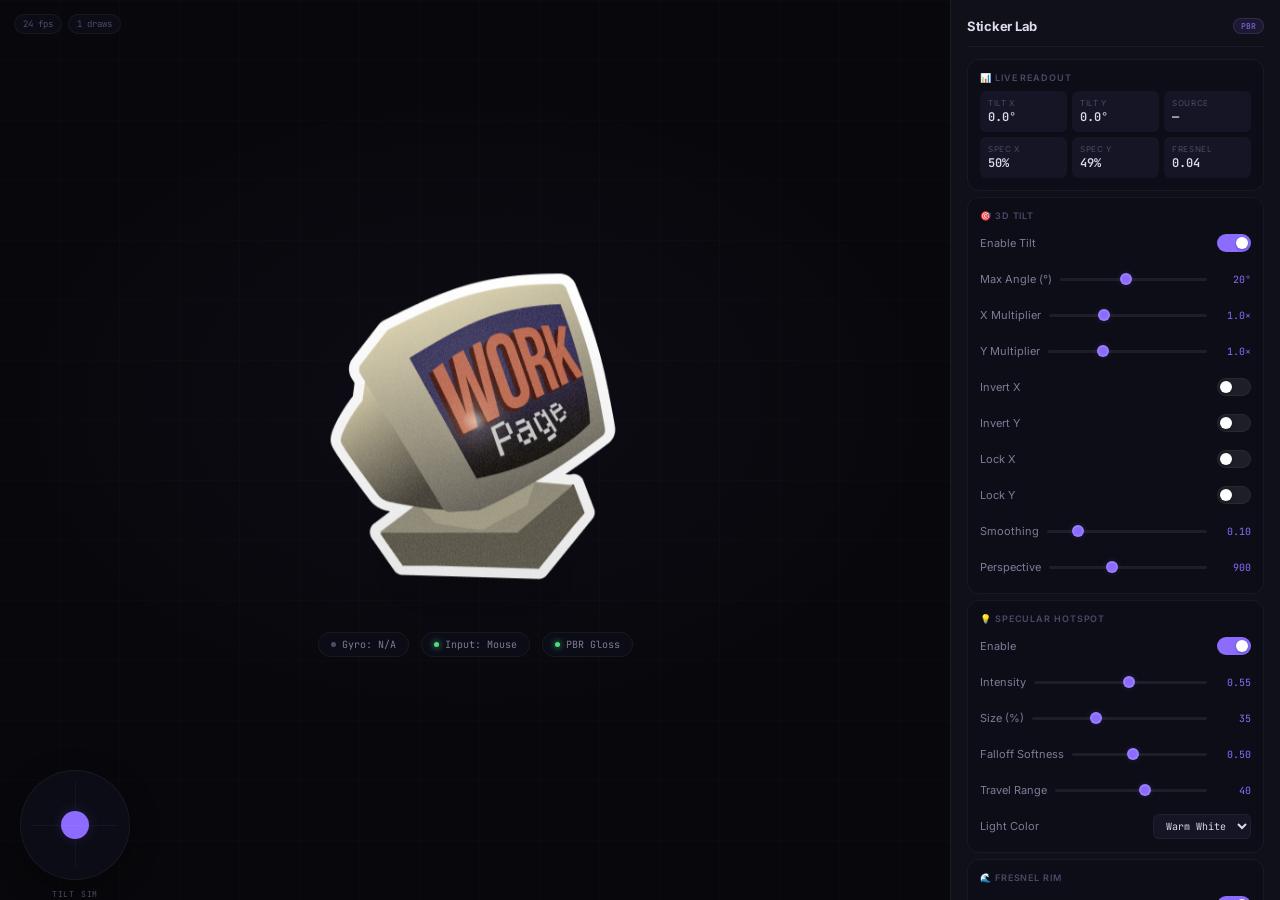
<file: sticker-lab.html>
<!DOCTYPE html>
<html lang="en">
<head>
  <meta charset="UTF-8">
  <meta name="viewport" content="width=device-width, initial-scale=1.0, user-scalable=no">
  <title>Sticker Gloss Lab — Physically-Based Vinyl Rendering</title>
  <meta name="description" content="Realistic glossy sticker with physics-based specular, Fresnel, and environment reflection. Gyroscope and tilt controls.">
  <link rel="preconnect" href="https://fonts.googleapis.com">
  <link href="https://fonts.googleapis.com/css2?family=Inter:wght@400;500;600;700&family=JetBrains+Mono:wght@400;500&display=swap" rel="stylesheet">
  <style>
    :root {
      --bg: #08080c;
      --bg2: #101018;
      --panel-bg: rgba(14,14,24,0.92);
      --border: rgba(255,255,255,0.05);
      --border-hi: rgba(140,110,255,0.3);
      --text: #ddd8ee;
      --text2: #807a96;
      --text3: #4e4968;
      --accent: #8b6cff;
      --glow: rgba(139,108,255,0.2);
      --warm: #ff7a5c;
      --green: #4ade80;
      --sans: 'Inter', system-ui, sans-serif;
      --mono: 'JetBrains Mono', monospace;
    }

    *, *::before, *::after { box-sizing: border-box; margin: 0; padding: 0; }
    html, body { height: 100%; overflow: hidden; }

    body {
      font-family: var(--sans);
      background: var(--bg);
      color: var(--text);
      -webkit-font-smoothing: antialiased;
    }

    .layout { display: flex; height: 100vh; }

    /* ── VIEWPORT ── */
    .vp {
      flex: 1;
      display: flex;
      flex-direction: column;
      align-items: center;
      justify-content: center;
      position: relative;
      overflow: hidden;
      background:
        radial-gradient(ellipse 70% 50% at 50% 45%, rgba(139,108,255,0.04) 0%, transparent 70%),
        var(--bg);
    }

    .vp::before {
      content: '';
      position: absolute;
      inset: 0;
      background:
        repeating-linear-gradient(0deg, transparent, transparent 59px, rgba(255,255,255,0.012) 59px, rgba(255,255,255,0.012) 60px),
        repeating-linear-gradient(90deg, transparent, transparent 59px, rgba(255,255,255,0.012) 59px, rgba(255,255,255,0.012) 60px);
      pointer-events: none;
    }

    /* ── STICKER 3D ── */
    .scene {
      perspective: 900px;
      perspective-origin: 50% 50%;
      width: 340px;
      height: 360px;
      display: flex;
      align-items: center;
      justify-content: center;
      z-index: 1;
      animation: fadeUp 0.6s cubic-bezier(0.16,1,0.3,1) both;
    }

    @keyframes fadeUp {
      from { opacity: 0; transform: translateY(24px) scale(0.96); }
      to { opacity: 1; transform: none; }
    }

    .body3d {
      position: relative;
      width: 300px;
      height: 320px;
      transform-style: preserve-3d;
      will-change: transform;
      cursor: grab;
    }

    .body3d:active { cursor: grabbing; }

    .sticker-img {
      width: 100%;
      height: 100%;
      object-fit: contain;
      display: block;
      user-select: none;
      -webkit-user-drag: none;
      pointer-events: none;
      position: relative;
      z-index: 1;
    }

    /* Drop shadow rendered separately so gloss layers don't affect it */
    .shadow-plane {
      position: absolute;
      bottom: -8px;
      left: 50%;
      transform: translateX(-50%);
      width: 65%;
      height: 30px;
      background: radial-gradient(ellipse at center, rgba(0,0,0,0.45) 0%, transparent 70%);
      filter: blur(16px);
      z-index: 0;
      transition: opacity 0.3s, transform 0.3s;
    }

    /* ── GLOSS LAYERS (masked to sticker shape) ── */
    .gloss-mask {
      position: absolute;
      inset: 0;
      z-index: 2;
      pointer-events: none;
      -webkit-mask-image: url('svg/workstickerpng.png');
      -webkit-mask-size: contain;
      -webkit-mask-repeat: no-repeat;
      -webkit-mask-position: center;
      mask-image: url('svg/workstickerpng.png');
      mask-size: contain;
      mask-repeat: no-repeat;
      mask-position: center;
    }

    /* Layer 1: Specular hotspot — the main "light reflection blob" */
    .specular-hotspot {
      position: absolute;
      inset: 0;
      border-radius: 12px;
      mix-blend-mode: screen;
      opacity: 0;
      will-change: background, opacity;
    }

    /* Layer 2: Fresnel rim — edges glow brighter at shallow angles */
    .fresnel-rim {
      position: absolute;
      inset: 0;
      border-radius: 12px;
      mix-blend-mode: screen;
      opacity: 0;
      will-change: background, opacity;
    }

    /* Layer 3: Environment reflection — soft ambient light pickup */
    .env-reflect {
      position: absolute;
      inset: 0;
      border-radius: 12px;
      mix-blend-mode: overlay;
      opacity: 0;
      will-change: background, opacity;
    }

    /* Layer 4: Image washout — vinyl gets milky white at steep angles */
    .washout {
      position: absolute;
      inset: 0;
      border-radius: 12px;
      background: rgba(255, 255, 255, 1);
      mix-blend-mode: overlay;
      opacity: 0;
      will-change: opacity;
    }

    /* Layer 5: Iridescence — subtle color shift at edges */
    .iridescence {
      position: absolute;
      inset: 0;
      border-radius: 12px;
      mix-blend-mode: color-dodge;
      opacity: 0;
      will-change: background, opacity;
    }

    /* ── STATUS BAR ── */
    .status-row {
      margin-top: 28px;
      display: flex;
      gap: 12px;
      z-index: 1;
      flex-wrap: wrap;
      justify-content: center;
    }

    .chip {
      display: flex;
      align-items: center;
      gap: 6px;
      padding: 5px 12px;
      background: var(--panel-bg);
      border: 1px solid var(--border);
      border-radius: 100px;
      font-family: var(--mono);
      font-size: 10px;
      color: var(--text2);
      backdrop-filter: blur(10px);
      white-space: nowrap;
      user-select: none;
    }

    .dot {
      width: 5px; height: 5px;
      border-radius: 50%;
      background: var(--text3);
      flex-shrink: 0;
    }
    .dot.on { background: var(--green); box-shadow: 0 0 6px var(--green); }
    .dot.warn { background: var(--warm); box-shadow: 0 0 6px var(--warm); }

    /* ── JOYSTICK ── */
    .joy {
      position: absolute;
      bottom: 20px;
      left: 20px;
      width: 110px;
      height: 110px;
      background: var(--panel-bg);
      border: 1px solid var(--border);
      border-radius: 50%;
      backdrop-filter: blur(14px);
      z-index: 10;
      display: flex;
      align-items: center;
      justify-content: center;
      cursor: grab;
      touch-action: none;
      user-select: none;
      box-shadow: 0 8px 28px rgba(0,0,0,0.4);
    }

    .joy::before { content: ''; position: absolute; width: 1px; height: 80%; background: rgba(255,255,255,0.04); }
    .joy::after { content: ''; position: absolute; width: 80%; height: 1px; background: rgba(255,255,255,0.04); }

    .joy-knob {
      width: 28px; height: 28px;
      background: var(--accent);
      border-radius: 50%;
      box-shadow: 0 0 14px var(--glow), 0 2px 6px rgba(0,0,0,0.3);
      pointer-events: none;
      position: absolute;
      transform: translate(-50%, -50%);
      left: 50%; top: 50%;
    }

    .joy-label {
      position: absolute;
      bottom: -20px;
      left: 50%;
      transform: translateX(-50%);
      font-family: var(--mono);
      font-size: 8px;
      color: var(--text3);
      text-transform: uppercase;
      letter-spacing: 0.1em;
      white-space: nowrap;
    }

    .joy.hidden { display: none; }

    /* ── PERF ── */
    .perf {
      position: absolute;
      top: 14px; left: 14px;
      display: flex;
      gap: 6px;
      z-index: 10;
    }

    .perf-chip {
      font-family: var(--mono);
      font-size: 9px;
      color: var(--text3);
      padding: 3px 8px;
      background: var(--panel-bg);
      border: 1px solid var(--border);
      border-radius: 100px;
      backdrop-filter: blur(10px);
    }

    /* ── PANEL ── */
    .panel {
      width: 330px;
      min-width: 330px;
      height: 100vh;
      overflow-y: auto;
      overflow-x: hidden;
      background: var(--bg2);
      border-left: 1px solid var(--border);
      padding: 18px 16px 40px;
      display: flex;
      flex-direction: column;
      gap: 6px;
      scrollbar-width: thin;
      scrollbar-color: rgba(255,255,255,0.07) transparent;
    }

    .panel::-webkit-scrollbar { width: 4px; }
    .panel::-webkit-scrollbar-thumb { background: rgba(255,255,255,0.08); border-radius: 4px; }

    .panel-hdr {
      display: flex;
      align-items: center;
      justify-content: space-between;
      padding-bottom: 12px;
      border-bottom: 1px solid var(--border);
      margin-bottom: 6px;
    }

    .panel-hdr h1 { font-size: 13px; font-weight: 700; letter-spacing: -0.02em; }
    .badge { font-family: var(--mono); font-size: 8px; color: var(--accent); background: rgba(139,108,255,0.1); border: 1px solid rgba(139,108,255,0.2); padding: 2px 7px; border-radius: 100px; }

    .sec {
      background: var(--panel-bg);
      border: 1px solid var(--border);
      border-radius: 12px;
      padding: 12px;
      display: flex;
      flex-direction: column;
      gap: 8px;
      backdrop-filter: blur(6px);
      animation: fadeUp 0.45s cubic-bezier(0.16,1,0.3,1) both;
    }

    .sec:nth-child(2) { animation-delay: 0.04s; }
    .sec:nth-child(3) { animation-delay: 0.08s; }
    .sec:nth-child(4) { animation-delay: 0.12s; }
    .sec:nth-child(5) { animation-delay: 0.16s; }
    .sec:nth-child(6) { animation-delay: 0.2s; }
    .sec:nth-child(7) { animation-delay: 0.24s; }
    .sec:nth-child(8) { animation-delay: 0.28s; }

    .sec-title {
      font-size: 9px;
      font-weight: 600;
      text-transform: uppercase;
      letter-spacing: 0.1em;
      color: var(--text3);
      display: flex;
      align-items: center;
      gap: 5px;
    }

    .row {
      display: flex;
      align-items: center;
      justify-content: space-between;
      gap: 8px;
      min-height: 28px;
    }

    .lbl { font-size: 11px; color: var(--text2); white-space: nowrap; flex-shrink: 0; }
    .val { font-family: var(--mono); font-size: 10px; color: var(--accent); min-width: 36px; text-align: right; flex-shrink: 0; }

    input[type="range"] {
      -webkit-appearance: none; appearance: none;
      flex: 1; height: 3px;
      background: rgba(255,255,255,0.07);
      border-radius: 2px;
      outline: none; cursor: pointer;
      min-width: 70px;
    }

    input[type="range"]::-webkit-slider-thumb {
      -webkit-appearance: none;
      width: 12px; height: 12px;
      border-radius: 50%;
      background: var(--accent);
      box-shadow: 0 0 6px var(--glow);
      cursor: pointer;
      border: 2px solid rgba(255,255,255,0.12);
    }

    input[type="range"]::-moz-range-thumb {
      width: 12px; height: 12px;
      border-radius: 50%;
      background: var(--accent);
      box-shadow: 0 0 6px var(--glow);
      cursor: pointer;
      border: 2px solid rgba(255,255,255,0.12);
    }

    .tog {
      width: 34px; height: 18px;
      background: rgba(255,255,255,0.07);
      border-radius: 10px;
      position: relative;
      cursor: pointer;
      transition: background 0.15s;
      flex-shrink: 0;
      border: 1px solid rgba(255,255,255,0.05);
    }
    .tog.on { background: var(--accent); border-color: transparent; }
    .tog::after {
      content: '';
      position: absolute;
      width: 12px; height: 12px;
      background: #fff;
      border-radius: 50%;
      top: 2px; left: 2px;
      transition: transform 0.15s;
      box-shadow: 0 1px 3px rgba(0,0,0,0.3);
    }
    .tog.on::after { transform: translateX(16px); }

    select {
      padding: 4px 8px;
      border-radius: 6px;
      border: 1px solid var(--border);
      background: rgba(30,30,50,0.5);
      color: var(--text);
      font-family: var(--mono);
      font-size: 10px;
      cursor: pointer;
      outline: none;
    }
    select:focus { border-color: var(--border-hi); }
    select option { background: var(--bg2); }

    .btn {
      padding: 6px 12px;
      border-radius: 6px;
      border: 1px solid var(--border);
      background: rgba(30,30,50,0.5);
      color: var(--text2);
      font-family: var(--sans);
      font-size: 10px;
      font-weight: 500;
      cursor: pointer;
      transition: all 0.15s;
      white-space: nowrap;
    }
    .btn:hover { background: rgba(139,108,255,0.1); border-color: var(--border-hi); color: var(--text); }
    .btn.pri { background: rgba(139,108,255,0.12); border-color: rgba(139,108,255,0.25); color: var(--accent); }
    .btn.danger { color: var(--warm); border-color: rgba(255,122,92,0.18); }
    .btn.danger:hover { background: rgba(255,122,92,0.08); }

    .readouts {
      display: grid;
      grid-template-columns: 1fr 1fr 1fr;
      gap: 5px;
    }

    .ro {
      background: rgba(30,30,50,0.5);
      border-radius: 6px;
      padding: 7px 8px;
      display: flex;
      flex-direction: column;
      gap: 1px;
    }

    .ro-lbl { font-size: 8px; text-transform: uppercase; letter-spacing: 0.08em; color: var(--text3); }
    .ro-val { font-family: var(--mono); font-size: 12px; font-weight: 600; color: var(--text); }

    @media (max-width: 768px) {
      .layout { flex-direction: column; }
      .vp { height: 48vh; min-height: 280px; }
      .panel { width: 100%; min-width: unset; height: 52vh; border-left: none; border-top: 1px solid var(--border); }
      .scene { width: 260px; height: 280px; }
      .body3d { width: 230px; height: 250px; }
      .joy { width: 80px; height: 80px; }
      .joy-knob { width: 22px; height: 22px; }
    }
  </style>
</head>
<body>

<div class="layout">
  <div class="vp" id="vp">
    <div class="perf">
      <div class="perf-chip" id="pFps">-- fps</div>
      <div class="perf-chip" id="pDraw">0 draws</div>
    </div>

    <div class="scene" id="scene">
      <div class="body3d" id="body3d">
        <img class="sticker-img" src="svg/workstickerpng.png" alt="Work Page Sticker" draggable="false">
        <div class="shadow-plane" id="shadow"></div>

        <!-- All gloss layers share one mask container -->
        <div class="gloss-mask">
          <div class="specular-hotspot" id="lSpecular"></div>
          <div class="fresnel-rim" id="lFresnel"></div>
          <div class="env-reflect" id="lEnv"></div>
          <div class="washout" id="lWashout"></div>
          <div class="iridescence" id="lIridescence"></div>
        </div>
      </div>
    </div>

    <div class="status-row">
      <div class="chip"><span class="dot" id="gyroDot"></span><span id="gyroTxt">Gyro: Checking…</span></div>
      <div class="chip"><span class="dot on" id="inputDot"></span><span id="inputTxt">Input: Mouse</span></div>
      <div class="chip"><span class="dot on"></span><span id="modeTxt">PBR Gloss</span></div>
    </div>

    <div class="joy" id="joy">
      <div class="joy-knob" id="joyKnob"></div>
      <div class="joy-label">Tilt Sim</div>
    </div>
  </div>

  <!-- ── PANEL ── -->
  <div class="panel" id="panel">
    <div class="panel-hdr">
      <h1>Sticker Lab</h1>
      <span class="badge">PBR</span>
    </div>

    <!-- READOUT -->
    <div class="sec">
      <div class="sec-title">📊 Live Readout</div>
      <div class="readouts">
        <div class="ro"><span class="ro-lbl">Tilt X</span><span class="ro-val" id="roTX">0.0°</span></div>
        <div class="ro"><span class="ro-lbl">Tilt Y</span><span class="ro-val" id="roTY">0.0°</span></div>
        <div class="ro"><span class="ro-lbl">Source</span><span class="ro-val" id="roSrc">—</span></div>
        <div class="ro"><span class="ro-lbl">Spec X</span><span class="ro-val" id="roSX">50%</span></div>
        <div class="ro"><span class="ro-lbl">Spec Y</span><span class="ro-val" id="roSY">50%</span></div>
        <div class="ro"><span class="ro-lbl">Fresnel</span><span class="ro-val" id="roFr">0.00</span></div>
      </div>
    </div>

    <!-- TILT -->
    <div class="sec">
      <div class="sec-title">🎯 3D Tilt</div>
      <div class="row"><span class="lbl">Enable Tilt</span><div class="tog on" id="tTilt"></div></div>
      <div class="row"><span class="lbl">Max Angle (°)</span><input type="range" id="rMaxTilt" min="0" max="45" step="0.5" value="20"><span class="val" id="vMaxTilt">20°</span></div>
      <div class="row"><span class="lbl">X Multiplier</span><input type="range" id="rMultX" min="0" max="3" step="0.05" value="1"><span class="val" id="vMultX">1.0×</span></div>
      <div class="row"><span class="lbl">Y Multiplier</span><input type="range" id="rMultY" min="0" max="3" step="0.05" value="1"><span class="val" id="vMultY">1.0×</span></div>
      <div class="row"><span class="lbl">Invert X</span><div class="tog" id="tInvX"></div></div>
      <div class="row"><span class="lbl">Invert Y</span><div class="tog" id="tInvY"></div></div>
      <div class="row"><span class="lbl">Lock X</span><div class="tog" id="tLockX"></div></div>
      <div class="row"><span class="lbl">Lock Y</span><div class="tog" id="tLockY"></div></div>
      <div class="row"><span class="lbl">Smoothing</span><input type="range" id="rSmooth" min="0.02" max="0.5" step="0.01" value="0.1"><span class="val" id="vSmooth">0.10</span></div>
      <div class="row"><span class="lbl">Perspective</span><input type="range" id="rPersp" min="200" max="2000" step="25" value="900"><span class="val" id="vPersp">900</span></div>
    </div>

    <!-- SPECULAR HOTSPOT -->
    <div class="sec">
      <div class="sec-title">💡 Specular Hotspot</div>
      <div class="row"><span class="lbl">Enable</span><div class="tog on" id="tSpec"></div></div>
      <div class="row"><span class="lbl">Intensity</span><input type="range" id="rSpecInt" min="0" max="1" step="0.01" value="0.55"><span class="val" id="vSpecInt">0.55</span></div>
      <div class="row"><span class="lbl">Size (%)</span><input type="range" id="rSpecSize" min="10" max="80" step="1" value="35"><span class="val" id="vSpecSize">35</span></div>
      <div class="row"><span class="lbl">Falloff Softness</span><input type="range" id="rSpecFall" min="0.1" max="1" step="0.01" value="0.5"><span class="val" id="vSpecFall">0.50</span></div>
      <div class="row"><span class="lbl">Travel Range</span><input type="range" id="rSpecTravel" min="10" max="60" step="1" value="40"><span class="val" id="vSpecTravel">40</span></div>
      <div class="row">
        <span class="lbl">Light Color</span>
        <select id="sSpecColor">
          <option value="warm" selected>Warm White</option>
          <option value="cool">Cool White</option>
          <option value="neutral">Neutral</option>
          <option value="golden">Golden</option>
        </select>
      </div>
    </div>

    <!-- FRESNEL -->
    <div class="sec">
      <div class="sec-title">🌊 Fresnel Rim</div>
      <div class="row"><span class="lbl">Enable</span><div class="tog on" id="tFresnel"></div></div>
      <div class="row"><span class="lbl">Intensity</span><input type="range" id="rFrInt" min="0" max="1" step="0.01" value="0.4"><span class="val" id="vFrInt">0.40</span></div>
      <div class="row"><span class="lbl">Exponent (sharpness)</span><input type="range" id="rFrExp" min="1" max="8" step="0.1" value="3"><span class="val" id="vFrExp">3.0</span></div>
      <div class="row"><span class="lbl">Rim Width (%)</span><input type="range" id="rFrWidth" min="5" max="50" step="1" value="20"><span class="val" id="vFrWidth">20</span></div>
    </div>

    <!-- ENVIRONMENT -->
    <div class="sec">
      <div class="sec-title">🌤 Environment Reflection</div>
      <div class="row"><span class="lbl">Enable</span><div class="tog on" id="tEnv"></div></div>
      <div class="row"><span class="lbl">Intensity</span><input type="range" id="rEnvInt" min="0" max="1" step="0.01" value="0.25"><span class="val" id="vEnvInt">0.25</span></div>
      <div class="row"><span class="lbl">Blur</span><input type="range" id="rEnvBlur" min="0" max="40" step="1" value="12"><span class="val" id="vEnvBlur">12</span></div>
      <div class="row">
        <span class="lbl">Env Preset</span>
        <select id="sEnvPreset">
          <option value="studio" selected>Studio</option>
          <option value="window">Window Light</option>
          <option value="outdoor">Outdoor</option>
          <option value="neon">Neon</option>
        </select>
      </div>
    </div>

    <!-- WASHOUT + IRIDESCENCE -->
    <div class="sec">
      <div class="sec-title">✨ Surface Effects</div>
      <div class="row"><span class="lbl">Washout at Steep Angles</span><div class="tog on" id="tWash"></div></div>
      <div class="row"><span class="lbl">Washout Strength</span><input type="range" id="rWashStr" min="0" max="0.5" step="0.01" value="0.15"><span class="val" id="vWashStr">0.15</span></div>
      <div class="row"><span class="lbl">Iridescence</span><div class="tog" id="tIrid"></div></div>
      <div class="row"><span class="lbl">Iridescence Strength</span><input type="range" id="rIridStr" min="0" max="0.5" step="0.01" value="0.08"><span class="val" id="vIridStr">0.08</span></div>
    </div>

    <!-- INPUT SOURCE -->
    <div class="sec">
      <div class="sec-title">📱 Input Source</div>
      <div class="row">
        <span class="lbl">Source</span>
        <select id="sInput">
          <option value="auto" selected>Auto (Gyro → Mouse)</option>
          <option value="mouse">Mouse Only</option>
          <option value="gyro">Gyroscope Only</option>
          <option value="sim">Simulator Only</option>
        </select>
      </div>
      <div class="row"><span class="lbl">Gyro Sensitivity</span><input type="range" id="rGyroSens" min="0.1" max="5" step="0.1" value="1.5"><span class="val" id="vGyroSens">1.5×</span></div>
      <div class="row"><span class="lbl">Mouse Sensitivity</span><input type="range" id="rMouseSens" min="0.1" max="5" step="0.1" value="1"><span class="val" id="vMouseSens">1.0×</span></div>
      <div class="row"><span class="lbl">Show Joystick</span><div class="tog on" id="tJoy"></div></div>
    </div>

    <!-- IDLE -->
    <div class="sec">
      <div class="sec-title">🔄 Idle Animation</div>
      <div class="row"><span class="lbl">Enable</span><div class="tog on" id="tIdle"></div></div>
      <div class="row"><span class="lbl">Speed</span><input type="range" id="rIdleSpd" min="0.1" max="4" step="0.1" value="0.8"><span class="val" id="vIdleSpd">0.8×</span></div>
      <div class="row"><span class="lbl">Amplitude</span><input type="range" id="rIdleAmp" min="0.05" max="1" step="0.01" value="0.35"><span class="val" id="vIdleAmp">0.35</span></div>
      <div class="row"><span class="lbl">Idle Tilt</span><div class="tog" id="tIdleTilt"></div></div>
    </div>

    <!-- ACTIONS -->
    <div class="sec">
      <div class="sec-title">⚡ Actions</div>
      <div class="row" style="flex-wrap:wrap;gap:5px;">
        <button class="btn pri" id="btnReset">Reset All</button>
        <button class="btn" id="btnExport">Export JSON</button>
        <button class="btn danger" id="btnKill">Kill Tilt</button>
      </div>
    </div>
  </div>
</div>

<script>
// =========================================================
// PHYSICALLY-BASED GLOSSY VINYL RENDERER
// No linear bars. Real optics: specular hotspot, Fresnel,
// environment reflection, washout, iridescence.
// =========================================================
(function() {
  'use strict';

  // ── DOM ──
  const vp       = document.getElementById('vp');
  const scene    = document.getElementById('scene');
  const body3d   = document.getElementById('body3d');
  const shadow   = document.getElementById('shadow');
  const lSpec    = document.getElementById('lSpecular');
  const lFresnel = document.getElementById('lFresnel');
  const lEnv     = document.getElementById('lEnv');
  const lWash    = document.getElementById('lWashout');
  const lIrid    = document.getElementById('lIridescence');
  const joy      = document.getElementById('joy');
  const joyKnob  = document.getElementById('joyKnob');

  const roTX  = document.getElementById('roTX');
  const roTY  = document.getElementById('roTY');
  const roSrc = document.getElementById('roSrc');
  const roSX  = document.getElementById('roSX');
  const roSY  = document.getElementById('roSY');
  const roFr  = document.getElementById('roFr');
  const pFps  = document.getElementById('pFps');
  const pDraw = document.getElementById('pDraw');
  const gyroDot  = document.getElementById('gyroDot');
  const gyroTxt  = document.getElementById('gyroTxt');
  const inputDot = document.getElementById('inputDot');
  const inputTxt = document.getElementById('inputTxt');
  const modeTxt  = document.getElementById('modeTxt');

  // ── LIGHT COLOR PRESETS ──
  const LIGHT_COLORS = {
    warm:    { core: [255, 248, 235], edge: [255, 235, 210] },
    cool:    { core: [235, 240, 255], edge: [210, 220, 255] },
    neutral: { core: [255, 255, 255], edge: [240, 240, 240] },
    golden:  { core: [255, 230, 180], edge: [255, 210, 140] }
  };

  // ── ENV PRESETS — multi-stop radial/linear combos ──
  const ENV_PRESETS = {
    studio: (nx, ny) => {
      // Soft overhead box light — moves with tilt
      const cx = 50 + nx * 20;
      const cy = 30 + ny * 15;
      return `radial-gradient(ellipse 80% 50% at ${cx}% ${cy}%, rgba(255,252,245,0.35) 0%, rgba(255,252,245,0.08) 40%, transparent 70%)`;
    },
    window: (nx, ny) => {
      // Directional window light from upper-right
      const cx = 70 + nx * 15;
      const cy = 25 + ny * 10;
      return `radial-gradient(ellipse 60% 90% at ${cx}% ${cy}%, rgba(200,220,255,0.3) 0%, rgba(200,220,255,0.05) 50%, transparent 80%)`;
    },
    outdoor: (nx, ny) => {
      // Broad sky light + ground bounce
      const cy = 35 + ny * 15;
      return `linear-gradient(180deg, rgba(160,200,255,0.2) 0%, transparent ${cy}%, rgba(180,160,130,0.08) 100%)`;
    },
    neon: (nx, ny) => {
      const cx = 50 + nx * 25;
      const cy = 50 + ny * 25;
      return `radial-gradient(ellipse 50% 50% at ${cx}% ${cy}%, rgba(255,100,200,0.2) 0%, rgba(100,100,255,0.1) 40%, transparent 70%)`;
    }
  };

  // ── STATE ──
  const S = {
    tiltOn: true,
    maxTilt: 20,
    multX: 1, multY: 1,
    invX: false, invY: false,
    lockX: false, lockY: false,
    smooth: 0.1,
    persp: 900,

    specOn: true,
    specInt: 0.55,
    specSize: 35,
    specFall: 0.5,
    specTravel: 40,
    specColor: 'warm',

    fresnelOn: true,
    frInt: 0.4,
    frExp: 3,
    frWidth: 20,

    envOn: true,
    envInt: 0.25,
    envBlur: 12,
    envPreset: 'studio',

    washOn: true,
    washStr: 0.15,

    iridOn: false,
    iridStr: 0.08,

    inputSrc: 'auto',
    gyroSens: 1.5,
    mouseSens: 1,
    showJoy: true,

    idleOn: true,
    idleSpd: 0.8,
    idleAmp: 0.35,
    idleTilt: false,

    // Runtime
    gyroOK: false,
    gyroPerm: 'unknown',
    activeIn: 'none',

    // Lerp targets
    tgtTX: 0, tgtTY: 0,
    curTX: 0, curTY: 0,
    // Normalized input position [-1..1]
    tgtNX: 0, tgtNY: 0,
    curNX: 0, curNY: 0,

    frames: 0, draws: 0, fps: 0, fpsT: performance.now()
  };

  // ── PHYSICS: FRESNEL APPROXIMATION ──
  // Real Fresnel: F(θ) = F0 + (1−F0)(1−cosθ)^5
  // For vinyl: F0 ≈ 0.04, but we simplify for visual fidelity
  function fresnelFactor(tiltX, tiltY, maxTilt) {
    // How "tilted away" is the surface from the viewer?
    // At 0° tilt: viewer sees surface head-on → low Fresnel
    // At maxTilt: surface at glancing angle → high Fresnel
    const tiltMag = Math.sqrt(tiltX * tiltX + tiltY * tiltY);
    const normAngle = Math.min(tiltMag / (maxTilt || 1), 1); // 0..1
    // Schlick approximation with configurable exponent
    const f0 = 0.04;
    return f0 + (1 - f0) * Math.pow(normAngle, S.frExp);
  }

  // ── RENDER: SPECULAR HOTSPOT ──
  // A soft radial blob that moves across the surface
  // Position is the reflection of the light source: as you tilt left,
  // the reflection moves right (mirror behavior)
  function renderSpecular(nx, ny, fresnel) {
    if (!S.specOn) { lSpec.style.opacity = 0; return; }

    const colors = LIGHT_COLORS[S.specColor] || LIGHT_COLORS.warm;

    // Reflected position — mirror the tilt
    const rx = 50 - nx * S.specTravel;
    const ry = 50 - ny * S.specTravel;

    const size = S.specSize;
    const fall = S.specFall;

    // Multi-stop radial for realistic falloff:
    // Bright core → warm edge → transparent
    const mid1 = Math.round(size * fall * 0.3);
    const mid2 = Math.round(size * fall * 0.7);

    const coreR = colors.core[0], coreG = colors.core[1], coreB = colors.core[2];
    const edgeR = colors.edge[0], edgeG = colors.edge[1], edgeB = colors.edge[2];

    const grad = `radial-gradient(ellipse ${size}% ${size * 0.85}% at ${rx}% ${ry}%,
      rgba(${coreR},${coreG},${coreB}, 0.95) 0%,
      rgba(${coreR},${coreG},${coreB}, 0.7) ${mid1}%,
      rgba(${edgeR},${edgeG},${edgeB}, 0.3) ${mid2}%,
      rgba(${edgeR},${edgeG},${edgeB}, 0.05) ${size}%,
      transparent ${size + 15}%
    )`;

    lSpec.style.background = grad;
    // Specular gets brighter with Fresnel at glancing angles
    const baseOpacity = S.specInt;
    const fresnelBoost = fresnel * 0.4;
    lSpec.style.opacity = Math.min(1, baseOpacity + fresnelBoost);

    roSX.textContent = `${rx.toFixed(0)}%`;
    roSY.textContent = `${ry.toFixed(0)}%`;
  }

  // ── RENDER: FRESNEL RIM ──
  // Edges of the sticker glow when viewed at shallow angles
  // Uses an inset transparent → white gradient that shifts based on tilt direction
  function renderFresnel(nx, ny, fresnel) {
    if (!S.fresnelOn) { lFresnel.style.opacity = 0; return; }

    // The rim should be brighter on the side the surface is tilting TOWARD
    // (because that edge is at a more glancing angle)
    const rimW = S.frWidth;

    // Multiple edge gradients composited together
    // Each edge has its own opacity based on how much the surface is tilting toward it
    const leftWeight  = Math.max(0, -nx);  // tilting left → left edge bright
    const rightWeight = Math.max(0,  nx);  // tilting right → right edge bright
    const topWeight   = Math.max(0, -ny);
    const botWeight   = Math.max(0,  ny);

    const base = fresnel * S.frInt;
    const lA = (base * (0.3 + leftWeight  * 0.7)).toFixed(3);
    const rA = (base * (0.3 + rightWeight * 0.7)).toFixed(3);
    const tA = (base * (0.3 + topWeight   * 0.7)).toFixed(3);
    const bA = (base * (0.3 + botWeight   * 0.7)).toFixed(3);

    const grad = `
      linear-gradient(90deg,  rgba(255,255,255,${lA}) 0%, transparent ${rimW}%, transparent ${100-rimW}%, rgba(255,255,255,${rA}) 100%),
      linear-gradient(180deg, rgba(255,255,255,${tA}) 0%, transparent ${rimW}%, transparent ${100-rimW}%, rgba(255,255,255,${bA}) 100%)
    `;

    lFresnel.style.background = grad;
    lFresnel.style.opacity = 1;
    roFr.textContent = fresnel.toFixed(2);
  }

  // ── RENDER: ENVIRONMENT REFLECTION ──
  function renderEnvReflection(nx, ny) {
    if (!S.envOn) { lEnv.style.opacity = 0; return; }

    const preset = ENV_PRESETS[S.envPreset] || ENV_PRESETS.studio;
    lEnv.style.background = preset(nx, ny);
    lEnv.style.opacity = S.envInt;
    lEnv.style.filter = S.envBlur > 0 ? `blur(${S.envBlur}px)` : 'none';
  }

  // ── RENDER: WASHOUT ──
  // At steep angles, glossy vinyl surfaces appear more milky/white
  function renderWashout(fresnel) {
    if (!S.washOn) { lWash.style.opacity = 0; return; }
    lWash.style.opacity = fresnel * S.washStr;
  }

  // ── RENDER: IRIDESCENCE ──
  // Subtle rainbow color shift based on viewing angle
  function renderIridescence(nx, ny, fresnel) {
    if (!S.iridOn) { lIrid.style.opacity = 0; return; }

    // Rotate hue based on tilt direction
    const angle = Math.atan2(ny, nx) * (180 / Math.PI);
    const hue1 = (angle + 180) % 360;
    const hue2 = (hue1 + 60) % 360;
    const hue3 = (hue1 + 180) % 360;

    // Shift position based on tilt
    const cx = 50 - nx * 30;
    const cy = 50 - ny * 30;

    lIrid.style.background = `
      radial-gradient(ellipse 70% 70% at ${cx}% ${cy}%,
        hsla(${hue1}, 100%, 70%, 0.3) 0%,
        hsla(${hue2}, 80%, 60%, 0.15) 40%,
        hsla(${hue3}, 70%, 50%, 0.05) 70%,
        transparent 100%
      )
    `;
    lIrid.style.opacity = fresnel * S.iridStr * 4;
  }

  // ── RENDER: SHADOW ──
  function renderShadow(tiltX, tiltY) {
    const offX = tiltX * 0.8;
    const offY = Math.max(0, tiltY * 0.3 + 2);
    const mag = Math.sqrt(tiltX * tiltX + tiltY * tiltY);
    const spread = 65 + mag * 0.5;
    shadow.style.transform = `translateX(calc(-50% + ${offX}px))`;
    shadow.style.width = `${spread}%`;
    shadow.style.opacity = Math.max(0.3, 0.7 - mag * 0.015);
  }

  // ── MAIN TICK ──
  let rafId = null;
  let lastTX = null, lastTY = null;

  function tick() {
    rafId = requestAnimationFrame(tick);
    S.frames++;

    const now = performance.now();
    if (now - S.fpsT >= 1000) {
      S.fps = S.frames;
      S.frames = 0;
      S.fpsT = now;
      pFps.textContent = `${S.fps} fps`;
    }

    // ── Idle animation ──
    if (S.idleOn && S.activeIn === 'none') {
      const t = now * 0.001 * S.idleSpd;
      const amp = S.idleAmp;
      // Lissajous-like pattern for organic movement
      S.tgtNX = Math.sin(t * 0.7) * amp;
      S.tgtNY = Math.sin(t * 0.5 + 1.2) * amp * 0.7;

      if (S.idleTilt) {
        S.tgtTX = S.tgtNX * S.maxTilt;
        S.tgtTY = S.tgtNY * S.maxTilt;
      }
    }

    // ── Smooth lerp ──
    const sm = S.smooth;
    S.curTX += (S.tgtTX - S.curTX) * sm;
    S.curTY += (S.tgtTY - S.curTY) * sm;
    S.curNX += (S.tgtNX - S.curNX) * sm;
    S.curNY += (S.tgtNY - S.curNY) * sm;

    // Clamp
    let tx = Math.max(-S.maxTilt, Math.min(S.maxTilt, S.curTX));
    let ty = Math.max(-S.maxTilt, Math.min(S.maxTilt, S.curTY));
    if (S.lockX) tx = 0;
    if (S.lockY) ty = 0;

    let nx = Math.max(-1, Math.min(1, S.curNX));
    let ny = Math.max(-1, Math.min(1, S.curNY));

    // Skip redundant draws
    const rTX = Math.round(tx * 10) / 10;
    const rTY = Math.round(ty * 10) / 10;
    if (rTX === lastTX && rTY === lastTY) return;
    lastTX = rTX;
    lastTY = rTY;

    S.draws++;
    pDraw.textContent = `${S.draws} draws`;

    // ── 3D transform ──
    if (S.tiltOn) {
      body3d.style.transform = `rotateY(${tx}deg) rotateX(${-ty}deg)`;
    } else {
      body3d.style.transform = 'none';
    }

    // ── Physics calculations ──
    const fresnel = fresnelFactor(tx, ty, S.maxTilt);

    // ── Render all layers ──
    renderSpecular(nx, ny, fresnel);
    renderFresnel(nx, ny, fresnel);
    renderEnvReflection(nx, ny);
    renderWashout(fresnel);
    renderIridescence(nx, ny, fresnel);
    renderShadow(tx, ty);

    // ── Readouts ──
    roTX.textContent = `${tx.toFixed(1)}°`;
    roTY.textContent = `${ty.toFixed(1)}°`;
  }

  // ── MOUSE ──
  vp.addEventListener('mousemove', (e) => {
    if (S.inputSrc === 'gyro' || S.inputSrc === 'sim') return;

    const r = vp.getBoundingClientRect();
    const nx = ((e.clientX - r.left) / r.width - 0.5) * 2;
    const ny = ((e.clientY - r.top) / r.height - 0.5) * 2;
    const sens = S.mouseSens;

    let tiltX = nx * S.maxTilt * S.multX * sens;
    let tiltY = ny * S.maxTilt * S.multY * sens;
    if (S.invX) tiltX *= -1;
    if (S.invY) tiltY *= -1;

    S.tgtTX = tiltX;
    S.tgtTY = tiltY;
    S.tgtNX = nx * sens;
    S.tgtNY = ny * sens;

    S.activeIn = 'mouse';
    roSrc.textContent = 'Mouse';
    inputTxt.textContent = 'Input: Mouse';
    inputDot.className = 'dot on';
  });

  vp.addEventListener('mouseleave', () => {
    if (S.inputSrc === 'gyro' || S.inputSrc === 'sim') return;
    S.activeIn = 'none';
    S.tgtTX = 0; S.tgtTY = 0;
    S.tgtNX = 0; S.tgtNY = 0;
    roSrc.textContent = 'Idle';
  });

  // ── GYROSCOPE ──
  let gyroBeta = null, gyroGamma = null, gyroCal = false;

  function onGyro(e) {
    if (S.inputSrc === 'mouse' || S.inputSrc === 'sim') return;
    if (e.beta === null || e.gamma === null) return;

    if (!gyroCal) {
      gyroBeta = e.beta;
      gyroGamma = e.gamma;
      gyroCal = true;
    }

    const sens = S.gyroSens;
    let dg = (e.gamma - gyroGamma) * sens;
    let db = (e.beta - gyroBeta) * sens;

    let tiltX = (dg / 45) * S.maxTilt * S.multX;
    let tiltY = (db / 45) * S.maxTilt * S.multY;
    if (S.invX) tiltX *= -1;
    if (S.invY) tiltY *= -1;

    S.tgtTX = tiltX;
    S.tgtTY = tiltY;
    S.tgtNX = Math.max(-1, Math.min(1, dg / 45));
    S.tgtNY = Math.max(-1, Math.min(1, db / 45));

    S.activeIn = 'gyro';
    roSrc.textContent = 'Gyro';
    inputTxt.textContent = 'Input: Gyro';
    inputDot.className = 'dot on';
  }

  async function initGyro() {
    if (!('DeviceOrientationEvent' in window)) {
      gyroDot.className = 'dot';
      gyroTxt.textContent = 'Gyro: N/A';
      return;
    }

    if (typeof DeviceOrientationEvent.requestPermission === 'function') {
      try {
        const p = await DeviceOrientationEvent.requestPermission();
        if (p === 'granted') {
          S.gyroOK = true;
          S.gyroPerm = 'granted';
          window.addEventListener('deviceorientation', onGyro);
          gyroDot.className = 'dot on';
          gyroTxt.textContent = 'Gyro: Active';
        } else {
          S.gyroPerm = 'denied';
          gyroDot.className = 'dot warn';
          gyroTxt.textContent = 'Gyro: Denied';
        }
      } catch (err) {
        gyroDot.className = 'dot warn';
        gyroTxt.textContent = 'Gyro: Error';
      }
    } else {
      let fired = false;
      const test = (e) => {
        if (e.gamma !== null) { fired = true; S.gyroOK = true; gyroDot.className = 'dot on'; gyroTxt.textContent = 'Gyro: Active'; }
        window.removeEventListener('deviceorientation', test);
        if (fired) window.addEventListener('deviceorientation', onGyro);
      };
      window.addEventListener('deviceorientation', test);
      setTimeout(() => {
        if (!fired) { window.removeEventListener('deviceorientation', test); gyroDot.className = 'dot'; gyroTxt.textContent = 'Gyro: N/A'; }
      }, 1500);
    }
  }

  vp.addEventListener('click', () => {
    if (S.gyroPerm === 'unknown' && typeof DeviceOrientationEvent !== 'undefined' && typeof DeviceOrientationEvent.requestPermission === 'function') initGyro();
  });

  // ── JOYSTICK ──
  let joyDown = false;

  function joyInput(cx, cy) {
    if (!joyDown) return;
    const r = joy.getBoundingClientRect();
    const jcx = r.left + r.width / 2;
    const jcy = r.top + r.height / 2;
    let dx = cx - jcx, dy = cy - jcy;
    const dist = Math.hypot(dx, dy);
    const maxR = r.width / 2 - 14;
    if (dist > maxR) { dx = (dx / dist) * maxR; dy = (dy / dist) * maxR; }

    const nx = dx / maxR;
    const ny = dy / maxR;

    joyKnob.style.left = `calc(50% + ${dx}px)`;
    joyKnob.style.top = `calc(50% + ${dy}px)`;

    let tiltX = nx * S.maxTilt * S.multX;
    let tiltY = ny * S.maxTilt * S.multY;
    if (S.invX) tiltX *= -1;
    if (S.invY) tiltY *= -1;

    S.tgtTX = tiltX;
    S.tgtTY = tiltY;
    S.tgtNX = nx;
    S.tgtNY = ny;
    S.activeIn = 'sim';
    roSrc.textContent = 'Joystick';
    inputTxt.textContent = 'Input: Sim';
  }

  joy.addEventListener('pointerdown', (e) => {
    if (S.inputSrc === 'mouse' || S.inputSrc === 'gyro') return;
    joyDown = true;
    e.preventDefault();
    try { joy.setPointerCapture(e.pointerId); } catch(err) {}
    joyInput(e.clientX, e.clientY);
  });
  window.addEventListener('pointermove', (e) => { if (joyDown) { e.preventDefault(); joyInput(e.clientX, e.clientY); } });
  window.addEventListener('pointerup', () => {
    if (joyDown) {
      joyDown = false;
      joyKnob.style.left = '50%';
      joyKnob.style.top = '50%';
      if (S.inputSrc === 'sim') { S.tgtTX = 0; S.tgtTY = 0; S.tgtNX = 0; S.tgtNY = 0; S.activeIn = 'none'; roSrc.textContent = 'Idle'; }
    }
  });

  // ── CONTROLS ──
  function bindTog(id, key) {
    const el = document.getElementById(id);
    if (!el) return;
    el.addEventListener('click', () => {
      el.classList.toggle('on');
      S[key] = el.classList.contains('on');

      if (key === 'tiltOn' && !S.tiltOn) { S.tgtTX = 0; S.tgtTY = 0; }
      if (key === 'showJoy') joy.classList.toggle('hidden', !S.showJoy);
    });
  }

  bindTog('tTilt', 'tiltOn');
  bindTog('tInvX', 'invX');
  bindTog('tInvY', 'invY');
  bindTog('tLockX', 'lockX');
  bindTog('tLockY', 'lockY');
  bindTog('tSpec', 'specOn');
  bindTog('tFresnel', 'fresnelOn');
  bindTog('tEnv', 'envOn');
  bindTog('tWash', 'washOn');
  bindTog('tIrid', 'iridOn');
  bindTog('tJoy', 'showJoy');
  bindTog('tIdle', 'idleOn');
  bindTog('tIdleTilt', 'idleTilt');

  function bindRange(id, key, valId, fmt) {
    const el = document.getElementById(id);
    const d = document.getElementById(valId);
    if (!el || !d) return;
    el.addEventListener('input', () => {
      S[key] = parseFloat(el.value);
      d.textContent = fmt(S[key]);
      if (key === 'persp') scene.style.perspective = S[key] + 'px';
    });
  }

  bindRange('rMaxTilt', 'maxTilt', 'vMaxTilt', v => `${v}°`);
  bindRange('rMultX', 'multX', 'vMultX', v => `${v.toFixed(1)}×`);
  bindRange('rMultY', 'multY', 'vMultY', v => `${v.toFixed(1)}×`);
  bindRange('rSmooth', 'smooth', 'vSmooth', v => v.toFixed(2));
  bindRange('rPersp', 'persp', 'vPersp', v => `${v}`);
  bindRange('rSpecInt', 'specInt', 'vSpecInt', v => v.toFixed(2));
  bindRange('rSpecSize', 'specSize', 'vSpecSize', v => `${v}`);
  bindRange('rSpecFall', 'specFall', 'vSpecFall', v => v.toFixed(2));
  bindRange('rSpecTravel', 'specTravel', 'vSpecTravel', v => `${v}`);
  bindRange('rFrInt', 'frInt', 'vFrInt', v => v.toFixed(2));
  bindRange('rFrExp', 'frExp', 'vFrExp', v => v.toFixed(1));
  bindRange('rFrWidth', 'frWidth', 'vFrWidth', v => `${v}`);
  bindRange('rEnvInt', 'envInt', 'vEnvInt', v => v.toFixed(2));
  bindRange('rEnvBlur', 'envBlur', 'vEnvBlur', v => `${v}`);
  bindRange('rWashStr', 'washStr', 'vWashStr', v => v.toFixed(2));
  bindRange('rIridStr', 'iridStr', 'vIridStr', v => v.toFixed(2));
  bindRange('rGyroSens', 'gyroSens', 'vGyroSens', v => `${v.toFixed(1)}×`);
  bindRange('rMouseSens', 'mouseSens', 'vMouseSens', v => `${v.toFixed(1)}×`);
  bindRange('rIdleSpd', 'idleSpd', 'vIdleSpd', v => `${v.toFixed(1)}×`);
  bindRange('rIdleAmp', 'idleAmp', 'vIdleAmp', v => v.toFixed(2));

  document.getElementById('sSpecColor').addEventListener('change', (e) => { S.specColor = e.target.value; });
  document.getElementById('sEnvPreset').addEventListener('change', (e) => { S.envPreset = e.target.value; });
  document.getElementById('sInput').addEventListener('change', (e) => {
    S.inputSrc = e.target.value;
    S.activeIn = 'none';
    S.tgtTX = 0; S.tgtTY = 0; S.tgtNX = 0; S.tgtNY = 0;
    gyroCal = false;
    roSrc.textContent = 'Idle';
    if (e.target.value === 'sim') { joy.classList.remove('hidden'); S.showJoy = true; document.getElementById('tJoy').classList.add('on'); }
  });

  document.getElementById('btnReset').addEventListener('click', () => { location.reload(); });
  document.getElementById('btnExport').addEventListener('click', () => {
    const cfg = {
      tilt: { enabled: S.tiltOn, maxTilt: S.maxTilt, multX: S.multX, multY: S.multY, invX: S.invX, invY: S.invY, lockX: S.lockX, lockY: S.lockY, smoothing: S.smooth, perspective: S.persp },
      specular: { enabled: S.specOn, intensity: S.specInt, size: S.specSize, falloff: S.specFall, travel: S.specTravel, color: S.specColor },
      fresnel: { enabled: S.fresnelOn, intensity: S.frInt, exponent: S.frExp, rimWidth: S.frWidth },
      environment: { enabled: S.envOn, intensity: S.envInt, blur: S.envBlur, preset: S.envPreset },
      surface: { washout: S.washOn, washoutStrength: S.washStr, iridescence: S.iridOn, iridescenceStrength: S.iridStr },
      input: { source: S.inputSrc, gyroSensitivity: S.gyroSens, mouseSensitivity: S.mouseSens },
      idle: { enabled: S.idleOn, speed: S.idleSpd, amplitude: S.idleAmp, tilt: S.idleTilt }
    };
    const blob = new Blob([JSON.stringify(cfg, null, 2)], { type: 'application/json' });
    const a = document.createElement('a');
    a.href = URL.createObjectURL(blob);
    a.download = 'sticker-gloss-config.json';
    a.click();
  });

  document.getElementById('btnKill').addEventListener('click', () => {
    S.tiltOn = false;
    S.tgtTX = 0; S.tgtTY = 0; S.tgtNX = 0; S.tgtNY = 0;
    document.getElementById('tTilt').classList.remove('on');
  });

  // ── INIT ──
  scene.style.perspective = S.persp + 'px';
  initGyro();
  rafId = requestAnimationFrame(tick);

})();
</script>

</body>
</html>
</file>
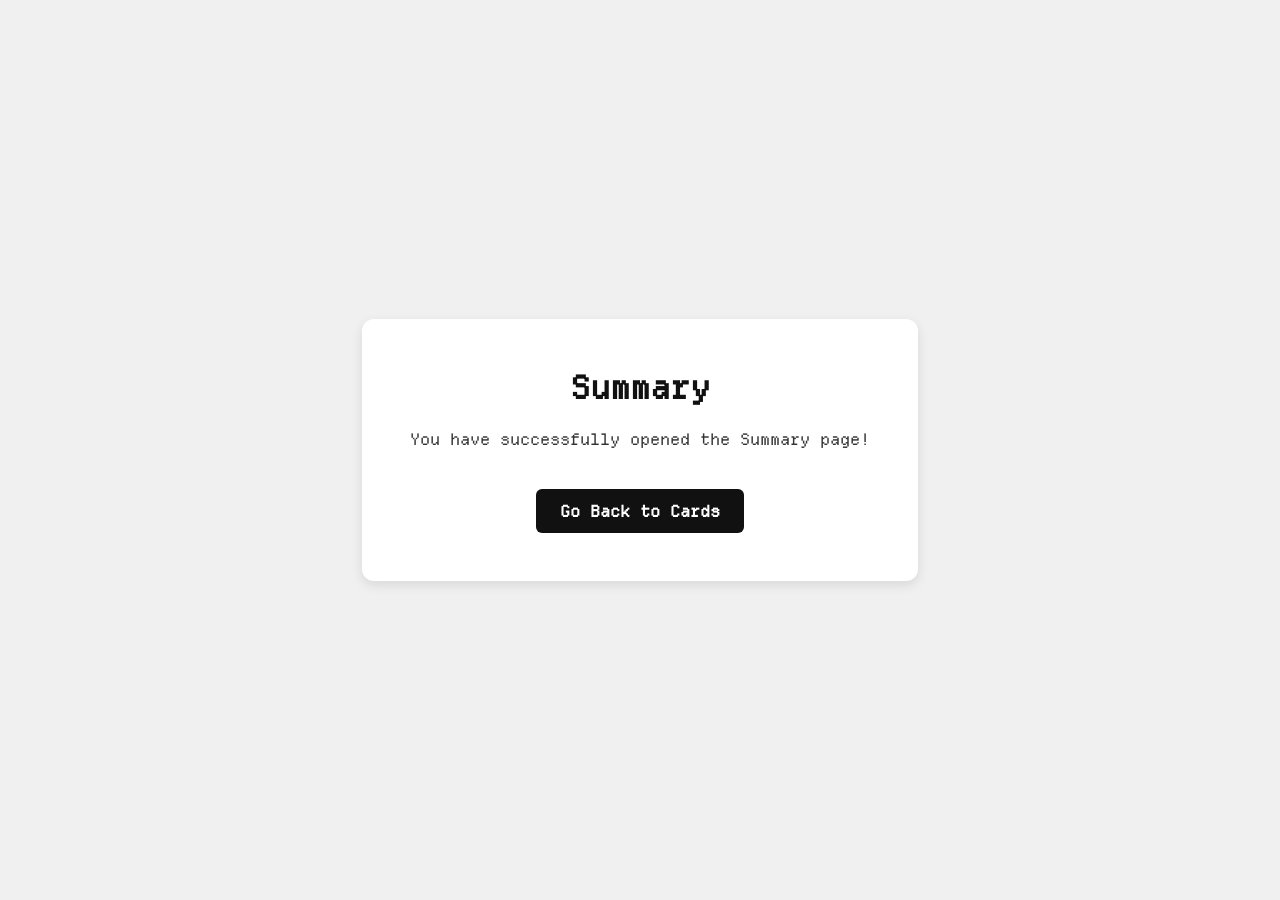
<file: summary.html>
<!DOCTYPE html>
<html lang="en">

<head>
  <meta charset="UTF-8">
  <meta name="viewport" content="width=device-width, initial-scale=1.0">
  <title>Summary</title>
  <!-- Google Fonts: BioRhyme -->
  <link rel="preconnect" href="https://fonts.googleapis.com">
  <link rel="preconnect" href="https://fonts.gstatic.com" crossorigin>
  <link href="https://fonts.googleapis.com/css2?family=BioRhyme:wght@200..800&display=swap" rel="stylesheet">
  <!-- Modular Subpage Styles -->
  <link rel="stylesheet" href="css/subpage.css">
</head>

<body>
  <div class="container">
    <h1>Summary</h1>
    <p>You have successfully opened the Summary page!</p>
    <a href="index.html">Go Back to Cards</a>
  </div>
</body>

</html>
</file>
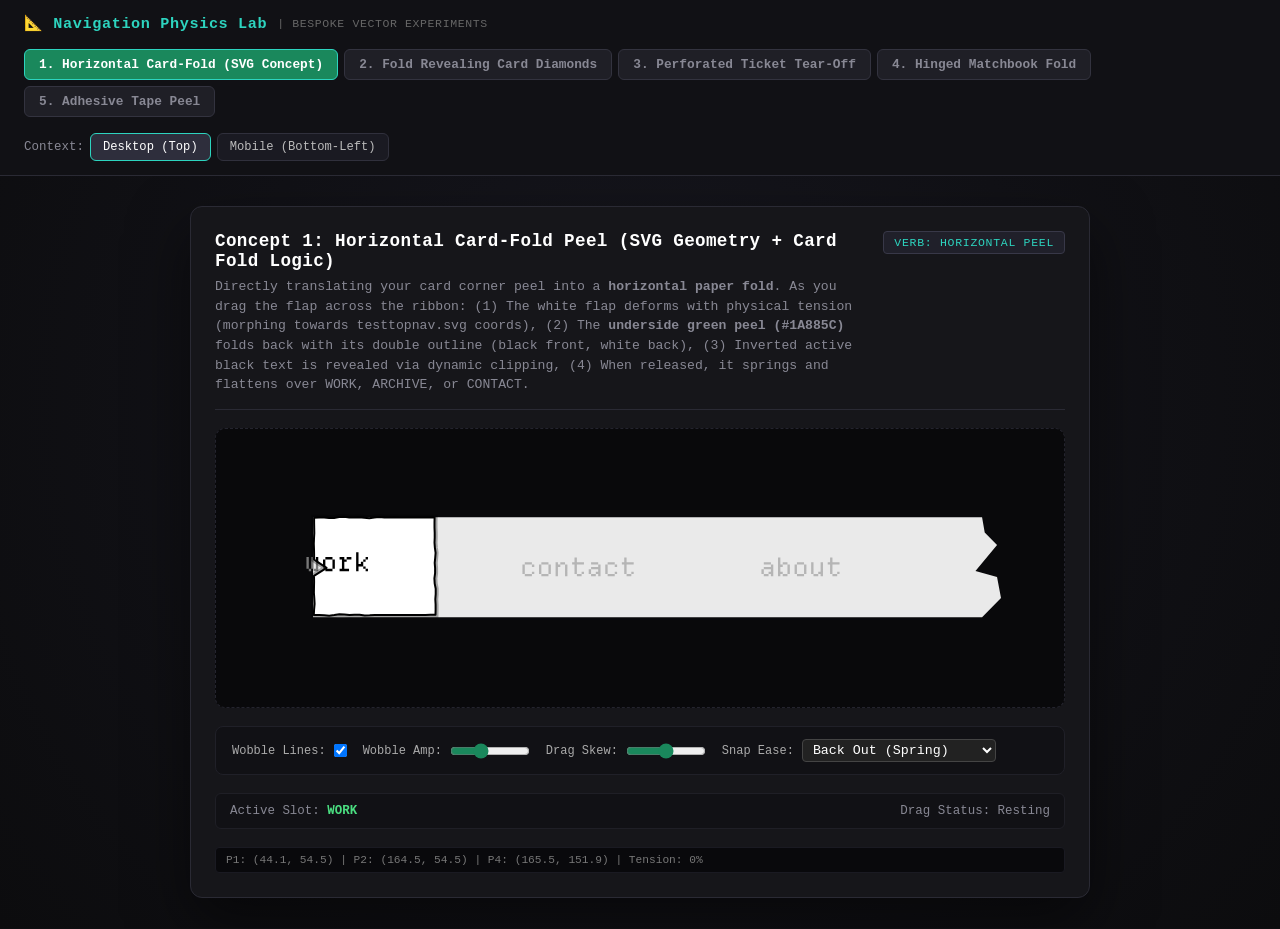
<file: svg/animationtest/nav-prototype.html>
<!DOCTYPE html>
<html lang="en">
<head>
  <meta charset="UTF-8">
  <meta name="viewport" content="width=device-width, initial-scale=1.0">
  <title>Navigation Mechanics & Physical Verbs Lab</title>
  <script src="https://cdnjs.cloudflare.com/ajax/libs/gsap/3.12.2/gsap.min.js"></script>
  <style>
    :root {
      --bg: #0e0e11;
      --panel-bg: #16161a;
      --card-bg: #282828;
      --border: #2a2a34;
      --border-focus: #444456;
      --accent: #1A885C;
      --accent-light: #2dd4bf;
      --text: #f0f0f4;
      --text-muted: #888894;
      --peel-green: #1A885C;
      --card-peel-stroke: #000000;
      --card-peel-outer-stroke: #ffffff;
    }

    * { box-sizing: border-box; margin: 0; padding: 0; }

    body {
      background: var(--bg);
      color: var(--text);
      font-family: 'Departure Mono', monospace, system-ui, sans-serif;
      min-height: 100vh;
      display: flex;
      flex-direction: column;
      overflow-x: hidden;
      user-select: none;
      -webkit-user-select: none;
    }

    /* Top Lab Controller */
    header.lab-header {
      padding: 14px 24px;
      background: rgba(18, 18, 22, 0.98);
      border-bottom: 1px solid var(--border);
      display: flex;
      flex-wrap: wrap;
      justify-content: space-between;
      align-items: center;
      gap: 16px;
      z-index: 100;
      backdrop-filter: blur(10px);
    }

    .lab-title {
      font-size: 0.95rem;
      font-weight: 700;
      color: var(--accent-light);
      display: flex;
      align-items: center;
      gap: 10px;
      letter-spacing: 0.04em;
    }

    .concept-tabs {
      display: flex;
      gap: 6px;
      flex-wrap: wrap;
    }

    .concept-btn {
      background: #1f1f26;
      border: 1px solid #33333f;
      color: var(--text-muted);
      padding: 7px 14px;
      border-radius: 6px;
      font-size: 0.8rem;
      font-weight: 600;
      font-family: inherit;
      cursor: pointer;
      transition: all 0.15s ease;
      display: flex;
      align-items: center;
      gap: 6px;
    }

    .concept-btn:hover {
      background: #2a2a35;
      color: #fff;
      border-color: #4b4b5c;
    }

    .concept-btn.active {
      background: var(--accent);
      border-color: var(--accent-light);
      color: #fff;
    }

    .view-toggle {
      display: flex;
      gap: 6px;
      align-items: center;
      font-size: 0.78rem;
      color: var(--text-muted);
    }

    .toggle-btn {
      background: #1a1a22;
      border: 1px solid #30303c;
      color: #bbb;
      padding: 6px 12px;
      border-radius: 6px;
      font-size: 0.76rem;
      font-family: inherit;
      cursor: pointer;
      transition: all 0.15s ease;
    }

    .toggle-btn.active {
      background: #2e2e3c;
      color: #fff;
      border-color: var(--accent-light);
    }

    /* Main Stage */
    main.stage {
      flex: 1;
      position: relative;
      display: flex;
      flex-direction: column;
      align-items: center;
      justify-content: center;
      padding: 30px 20px;
      background: radial-gradient(circle at 50% 30%, #16161e 0%, #0c0c0e 100%);
    }

    /* Concept Card Box */
    .concept-card {
      display: none;
      width: 100%;
      max-width: 900px;
      background: var(--panel-bg);
      border: 1px solid var(--border);
      border-radius: 12px;
      padding: 24px;
      flex-direction: column;
      gap: 18px;
      box-shadow: 0 25px 60px rgba(0, 0, 0, 0.5);
    }

    .concept-card.active {
      display: flex;
    }

    .card-header-bar {
      display: flex;
      justify-content: space-between;
      align-items: flex-start;
      border-bottom: 1px solid var(--border);
      padding-bottom: 14px;
      gap: 16px;
    }

    .concept-name {
      font-size: 1.1rem;
      font-weight: 700;
      color: #fff;
      letter-spacing: 0.02em;
    }

    .concept-desc {
      font-size: 0.82rem;
      color: var(--text-muted);
      margin-top: 6px;
      line-height: 1.5;
    }

    .verb-badge {
      font-size: 0.72rem;
      padding: 4px 10px;
      border-radius: 4px;
      background: #20202a;
      border: 1px solid #383848;
      color: var(--accent-light);
      text-transform: uppercase;
      letter-spacing: 0.06em;
      white-space: nowrap;
    }

    /* Sandbox Surface */
    .interactive-surface {
      min-height: 280px;
      background: #09090b;
      border: 1px dashed #24242e;
      border-radius: 10px;
      position: relative;
      display: flex;
      align-items: center;
      justify-content: center;
      padding: 24px;
      overflow: visible;
    }

    /* Mobile Frame Preview */
    .mobile-frame-container {
      display: none;
      width: 100%;
      justify-content: center;
      padding: 10px 0;
    }

    .stage.is-mobile-view .mobile-frame-container {
      display: flex;
    }

    .stage.is-mobile-view .interactive-surface {
      display: none;
    }

    .phone-mock {
      width: 340px;
      height: 580px;
      background: #141416;
      border: 6px solid #2b2b36;
      border-radius: 36px;
      position: relative;
      overflow: hidden;
      display: flex;
      flex-direction: column;
      box-shadow: 0 20px 60px rgba(0, 0, 0, 0.7);
    }

    .phone-speaker {
      width: 60px;
      height: 4px;
      background: #333;
      border-radius: 3px;
      margin: 12px auto 0;
    }

    .phone-screen {
      flex: 1;
      display: flex;
      flex-direction: column;
      justify-content: space-between;
      padding: 16px;
      position: relative;
    }

    .phone-content-dummy {
      color: #444;
      font-size: 0.75rem;
      line-height: 1.6;
      padding-top: 10px;
    }

    .phone-bottom-dock {
      position: absolute;
      bottom: 16px;
      left: 16px;
      right: 16px;
      display: flex;
      flex-direction: column;
      gap: 8px;
    }

    .thumb-zone-label {
      font-size: 0.68rem;
      color: #666;
      display: flex;
      align-items: center;
      gap: 6px;
    }

    .thumb-zone-label::before {
      content: '';
      display: inline-block;
      width: 8px;
      height: 8px;
      border-radius: 50%;
      background: var(--accent);
    }

    /* Live Data & Controls Bar */
    .lab-controls-panel {
      display: flex;
      flex-wrap: wrap;
      gap: 16px;
      background: #111115;
      padding: 12px 16px;
      border-radius: 8px;
      border: 1px solid #202028;
      align-items: center;
      font-size: 0.75rem;
      color: var(--text-muted);
    }

    .control-item {
      display: flex;
      align-items: center;
      gap: 8px;
    }

    .control-item label {
      color: #aaa;
    }

    .control-item input[type="range"] {
      width: 80px;
      accent-color: var(--accent);
    }

    .status-readout {
      display: flex;
      justify-content: space-between;
      align-items: center;
      font-size: 0.78rem;
      color: var(--text-muted);
      background: #111115;
      padding: 10px 14px;
      border-radius: 6px;
      border: 1px solid #1f1f26;
    }

    .status-highlight {
      color: #4ade80;
      font-weight: 700;
    }

    .vertex-dump {
      font-size: 0.7rem;
      color: #777;
      max-height: 48px;
      overflow-y: auto;
      background: #09090c;
      padding: 6px 10px;
      border-radius: 4px;
      border: 1px solid #1a1a22;
      font-family: monospace;
      white-space: nowrap;
    }

    /* SVG Interaction Elements */
    svg.nav-svg-layer {
      width: 100%;
      max-width: 740px;
      height: auto;
      overflow: visible;
    }

    .draggable-peel-flap {
      cursor: grab;
      touch-action: none;
    }

    .draggable-peel-flap:active,
    body.is-dragging .draggable-peel-flap {
      cursor: grabbing !important;
    }

    /* Diamond Action Buttons (like sqA, sqB, sqC in cards) */
    .diamond-btn {
      cursor: pointer;
      transform-origin: center;
      transition: transform 0.15s ease;
    }
    .diamond-btn:hover {
      transform: scale(1.25);
    }
  </style>
</head>

<body>

  <!-- LAB CONTROLLER HEADER -->
  <header class="lab-header">
    <div class="lab-title">
      <span>📐 Navigation Physics Lab</span>
      <span style="font-size: 0.72rem; color: #666; font-weight: normal;">| BESPOKE VECTOR EXPERIMENTS</span>
    </div>

    <!-- 5 Core Physical Experiments -->
    <div class="concept-tabs">
      <button class="concept-btn active" data-concept="concept1">
        <span>1. Horizontal Card-Fold (SVG Concept)</span>
      </button>
      <button class="concept-btn" data-concept="concept2">
        <span>2. Fold Revealing Card Diamonds</span>
      </button>
      <button class="concept-btn" data-concept="concept3">
        <span>3. Perforated Ticket Tear-Off</span>
      </button>
      <button class="concept-btn" data-concept="concept4">
        <span>4. Hinged Matchbook Fold</span>
      </button>
      <button class="concept-btn" data-concept="concept5">
        <span>5. Adhesive Tape Peel</span>
      </button>
    </div>

    <!-- Viewport Context Switch -->
    <div class="view-toggle">
      <span>Context:</span>
      <button id="toggleDesktop" class="toggle-btn active">Desktop (Top)</button>
      <button id="toggleMobile" class="toggle-btn">Mobile (Bottom-Left)</button>
    </div>
  </header>

  <!-- STAGE -->
  <main id="mainStage" class="stage">

    <!-- ====================================================
         CONCEPT 1: HORIZONTAL CARD-FOLD PEEL (The User's SVG Concept with Card Physics)
         ==================================================== -->
    <div id="concept1" class="concept-card active">
      <div class="card-header-bar">
        <div>
          <div class="concept-name">Concept 1: Horizontal Card-Fold Peel (SVG Geometry + Card Fold Logic)</div>
          <div class="concept-desc">
            Directly translating your card corner peel into a <strong>horizontal paper fold</strong>.
            As you drag the flap across the ribbon:
            (1) The white flap deforms with physical tension (morphing towards <code>testtopnav.svg</code> coords),
            (2) The <strong>underside green peel (<code>#1A885C</code>)</strong> folds back with its double outline (black front, white back),
            (3) Inverted active black text is revealed via dynamic clipping,
            (4) When released, it springs and flattens over WORK, ARCHIVE, or CONTACT.
          </div>
        </div>
        <span class="verb-badge">Verb: Horizontal Peel</span>
      </div>

      <!-- DESKTOP SURFACE -->
      <div class="interactive-surface">
        <svg id="c1_svg" class="nav-svg-layer" viewBox="0 0 740 210" fill="none">
          <defs>
            <!-- Dynamic aperture clip path linked directly to horizontal fold position -->
            <clipPath id="c1_apertureClip">
              <path id="c1_clipShape" d="M44.07 54.45H164.54V151.95H44.07V112.95L56.57 104.95L44.07 96.45V54.45Z" />
            </clipPath>
          </defs>

          <!-- LAYER 0: Background Paper Ribbon (#EAEAEA with authentic ticket deckle edge) -->
          <path id="c1_ribbonBg"
                d="M43 54.32H712.07L714.71 69.47L727.04 81.97L705.47 107.97L727.04 113.97L731 134.97L712.07 154.32H43V54.32Z"
                fill="#EAEAEA" />

          <!-- LAYER 1: Base Grey Unselected Text Layer -->
          <g id="c1_baseText" opacity="1">
            <g transform="translate(0, -44.5)">
              <!-- WORK (X ≈ 36-97) -->
              <path d="M36.44 138.52H38.80V150.35H36.44V138.52ZM45.90 138.52H48.27V152.72H43.53V150.35H45.90V138.52ZM43.53 150.35H41.17V138.52H43.53V150.35ZM38.80 150.35H41.17V152.72H38.80V150.35ZM55.37 138.52H62.47V140.89H55.37V138.52ZM62.47 140.89H64.84V150.35H62.47V140.89ZM53.01 140.89H55.37V150.35H53.01V140.89ZM55.37 150.35H62.47V152.72H55.37V150.35ZM74.31 138.52V140.89H76.67V143.26H74.31V150.35H79.04V152.72H69.58V150.35H71.94V140.89H69.58V138.52H74.31ZM81.40 138.52V140.89H76.67V138.52H81.40ZM86.14 133.79H88.51V145.62H90.88V143.26H93.24V147.99H88.51V152.72H86.14V133.79ZM95.61 138.52H97.97V140.89H95.61V138.52ZM93.24 140.89H95.61V143.26H93.24V140.89ZM93.24 147.99H95.61V150.35H93.24V147.99ZM95.61 150.35H97.97V152.72H95.61V150.35Z" fill="#787878"/>
            </g>
            <g transform="translate(0, -39)">
              <!-- ARCHIVE (X ≈ 252-363) -->
              <path d="M254.80 138.16H261.90V140.53H254.80V138.16ZM252.44 140.53H254.80V149.99H252.44V140.53ZM254.80 149.99H261.90V152.36H254.80V149.99ZM261.90 140.53H264.27V142.90H261.90V140.53ZM261.90 147.63H264.27V149.99H261.90V147.63ZM271.37 138.16H278.47V140.53H271.37V138.16ZM278.47 140.53H280.84V149.99H278.47V140.53ZM269.01 140.53H271.37V149.99H269.01V140.53ZM271.37 149.99H278.47V152.36H271.37V149.99ZM285.58 138.16H287.94V140.53H290.31V142.90H287.94V152.36H285.58V138.16ZM290.31 138.16H295.04V140.53H290.31V138.16ZM295.04 140.53H297.40V152.36H295.04V140.53ZM304.51 133.43H306.88V138.16H313.97V140.53H306.88V149.99H304.51V140.53H302.14V138.16H304.51V133.43ZM306.88 149.99H311.61V152.36H306.88V149.99ZM311.61 147.63H313.97V149.99H311.61V147.63ZM318.71 145.26H321.08V149.99H318.71V145.26ZM321.08 149.99H325.81V152.36H321.08V149.99ZM325.81 147.63H328.18V145.26H321.08V142.90H328.18V140.53H330.54V152.36H328.18V149.99H325.81V147.63ZM321.08 138.16H328.18V140.53H321.08V138.16ZM337.65 138.16H344.74V140.53H337.65V138.16ZM335.28 140.53H337.65V149.99H335.28V140.53ZM337.65 149.99H344.74V152.36H337.65V149.99ZM344.74 140.53H347.11V142.90H344.74V140.53ZM344.74 147.63H347.11V149.99H344.74V147.63ZM354.22 133.43H356.58V138.16H363.68V140.53H356.58V149.99H354.22V140.53H351.85V138.16H354.22V133.43ZM356.58 149.99H361.31V152.36H356.58V149.99ZM361.31 147.63H363.68V149.99H361.31V147.63Z" fill="#B5B5B5"/>
            </g>
            <g transform="translate(0, -39)">
              <!-- CONTACT (X ≈ 491-569) -->
              <path d="M491.44 145.26H493.80V149.99H491.44V145.26ZM493.80 149.99H498.54V152.36H493.80V149.99ZM498.54 147.63H500.90V145.26H493.80V142.90H500.90V140.53H503.27V152.36H500.90V149.99H498.54V147.63ZM493.80 138.16H500.90V140.53H493.80V138.16ZM508.01 133.43H510.37V140.53H512.74V142.90H510.37V147.63H512.74V149.99H510.37V152.36H508.01V133.43ZM512.74 149.99H517.47V152.36H512.74V149.99ZM517.47 140.53H519.84V149.99H517.47V140.53ZM512.74 138.16H517.47V140.53H512.74V138.16ZM526.94 138.16H534.04V140.53H526.94V138.16ZM534.04 140.53H536.40V149.99H534.04V140.53ZM524.58 140.53H526.94V149.99H524.58V140.53ZM526.94 149.99H534.04V152.36H526.94V149.99ZM541.15 138.16H543.51V149.99H541.15V138.16ZM543.51 149.99H548.24V152.36H543.51V149.99ZM550.61 138.16H552.97V152.36H550.61V149.99H548.24V147.63H550.61V138.16ZM560.08 133.43H562.44V138.16H569.54V140.53H562.44V149.99H560.08V140.53H557.71V138.16H560.08V133.43ZM562.44 149.99H567.18V152.36H562.44V149.99ZM567.18 147.63H569.54V149.99H567.18V147.63Z" fill="#B5B5B5"/>
            </g>
          </g>

          <!-- LAYER 2: The Signature Green Underside Peel (Revealed behind the folding flap) -->
          <!-- Features Compound Dual Outline (Black front line + White back line) -->
          <g id="c1_greenPeelGroup" opacity="0">
            <!-- White Outer Outline (Behind) -->
            <path id="c1_peelOuterPath" d="" fill="none" stroke="var(--card-peel-outer-stroke)" stroke-width="4.5" stroke-linejoin="round" />
            <!-- Green Peel Body + Black Front Outline -->
            <path id="c1_peelPath" d="" fill="var(--peel-green)" stroke="var(--card-peel-stroke)" stroke-width="1.5" stroke-linejoin="round" />
          </g>

          <!-- LAYER 3: The Moving White Paper Fold Flap (With Notch) -->
          <g id="c1_flapGroup" class="draggable-peel-flap">
            <!-- White flap shadow -->
            <path id="c1_flapShadow" d="" fill="none" stroke="rgba(0,0,0,0.3)" stroke-width="6" />
            <!-- White Flap Body -->
            <path id="c1_flapBody" d="" fill="#ffffff" stroke="#000000" stroke-width="2" stroke-linejoin="round" />
          </g>

          <!-- LAYER 4: Clipped Active Inverted Black Text -->
          <g clip-path="url(#c1_apertureClip)">
            <g transform="translate(0, -44.5)">
              <path d="M36.44 138.52H38.80V150.35H36.44V138.52ZM45.90 138.52H48.27V152.72H43.53V150.35H45.90V138.52ZM43.53 150.35H41.17V138.52H43.53V150.35ZM38.80 150.35H41.17V152.72H38.80V150.35ZM55.37 138.52H62.47V140.89H55.37V138.52ZM62.47 140.89H64.84V150.35H62.47V140.89ZM53.01 140.89H55.37V150.35H53.01V140.89ZM55.37 150.35H62.47V152.72H55.37V150.35ZM74.31 138.52V140.89H76.67V143.26H74.31V150.35H79.04V152.72H69.58V150.35H71.94V140.89H69.58V138.52H74.31ZM81.40 138.52V140.89H76.67V138.52H81.40ZM86.14 133.79H88.51V145.62H90.88V143.26H93.24V147.99H88.51V152.72H86.14V133.79ZM95.61 138.52H97.97V140.89H95.61V138.52ZM93.24 140.89H95.61V143.26H93.24V140.89ZM93.24 147.99H95.61V150.35H93.24V147.99ZM95.61 150.35H97.97V152.72H95.61V150.35Z" fill="#000000"/>
            </g>
            <g transform="translate(0, -39)">
              <path d="M254.80 138.16H261.90V140.53H254.80V138.16ZM252.44 140.53H254.80V149.99H252.44V140.53ZM254.80 149.99H261.90V152.36H254.80V149.99ZM261.90 140.53H264.27V142.90H261.90V140.53ZM261.90 147.63H264.27V149.99H261.90V147.63ZM271.37 138.16H278.47V140.53H271.37V138.16ZM278.47 140.53H280.84V149.99H278.47V140.53ZM269.01 140.53H271.37V149.99H269.01V140.53ZM271.37 149.99H278.47V152.36H271.37V149.99ZM285.58 138.16H287.94V140.53H290.31V142.90H287.94V152.36H285.58V138.16ZM290.31 138.16H295.04V140.53H290.31V138.16ZM295.04 140.53H297.40V152.36H295.04V140.53ZM304.51 133.43H306.88V138.16H313.97V140.53H306.88V149.99H304.51V140.53H302.14V138.16H304.51V133.43ZM306.88 149.99H311.61V152.36H306.88V149.99ZM311.61 147.63H313.97V149.99H311.61V147.63ZM318.71 145.26H321.08V149.99H318.71V145.26ZM321.08 149.99H325.81V152.36H321.08V149.99ZM325.81 147.63H328.18V145.26H321.08V142.90H328.18V140.53H330.54V152.36H328.18V149.99H325.81V147.63ZM321.08 138.16H328.18V140.53H321.08V138.16ZM337.65 138.16H344.74V140.53H337.65V138.16ZM335.28 140.53H337.65V149.99H335.28V140.53ZM337.65 149.99H344.74V152.36H337.65V149.99ZM344.74 140.53H347.11V142.90H344.74V140.53ZM344.74 147.63H347.11V149.99H344.74V147.63ZM354.22 133.43H356.58V138.16H363.68V140.53H356.58V149.99H354.22V140.53H351.85V138.16H354.22V133.43ZM356.58 149.99H361.31V152.36H356.58V149.99ZM361.31 147.63H363.68V149.99H361.31V147.63Z" fill="#000000"/>
            </g>
            <g transform="translate(0, -39)">
              <path d="M491.44 145.26H493.80V149.99H491.44V145.26ZM493.80 149.99H498.54V152.36H493.80V149.99ZM498.54 147.63H500.90V145.26H493.80V142.90H500.90V140.53H503.27V152.36H500.90V149.99H498.54V147.63ZM493.80 138.16H500.90V140.53H493.80V138.16ZM508.01 133.43H510.37V140.53H512.74V142.90H510.37V147.63H512.74V149.99H510.37V152.36H508.01V133.43ZM512.74 149.99H517.47V152.36H512.74V149.99ZM517.47 140.53H519.84V149.99H517.47V140.53ZM512.74 138.16H517.47V140.53H512.74V138.16ZM526.94 138.16H534.04V140.53H526.94V138.16ZM534.04 140.53H536.40V149.99H534.04V140.53ZM524.58 140.53H526.94V149.99H524.58V140.53ZM526.94 149.99H534.04V152.36H526.94V149.99ZM541.15 138.16H543.51V149.99H541.15V138.16ZM543.51 149.99H548.24V152.36H543.51V149.99ZM550.61 138.16H552.97V152.36H550.61V149.99H548.24V147.63H550.61V138.16ZM560.08 133.43H562.44V138.16H569.54V140.53H562.44V149.99H560.08V140.53H557.71V138.16H560.08V133.43ZM562.44 149.99H567.18V152.36H562.44V149.99ZM567.18 147.63H569.54V149.99H567.18V147.63Z" fill="#000000"/>
            </g>
          </g>
        </svg>
      </div>

      <!-- LIVE LAB CONTROLS -->
      <div class="lab-controls-panel">
        <div class="control-item">
          <label>Wobble Lines:</label>
          <input type="checkbox" id="c1_toggleWobble" checked>
        </div>
        <div class="control-item">
          <label>Wobble Amp:</label>
          <input type="range" id="c1_wobbleAmp" min="0" max="2.5" step="0.1" value="0.9">
        </div>
        <div class="control-item">
          <label>Drag Skew:</label>
          <input type="range" id="c1_dragSkew" min="0" max="2" step="0.1" value="1.0">
        </div>
        <div class="control-item">
          <label>Snap Ease:</label>
          <select id="c1_snapEase" style="background:#222; color:#fff; border:1px solid #444; border-radius:4px; padding:2px 6px; font-family:inherit;">
            <option value="back.out(1.4)">Back Out (Spring)</option>
            <option value="power2.out">Power2 Out (Smooth)</option>
            <option value="elastic.out(1, 0.5)">Elastic Out (Jiggle)</option>
          </select>
        </div>
      </div>

      <!-- READOUT & COORDINATES DUMP -->
      <div class="status-readout">
        <span>Active Slot: <span id="c1_status" class="status-highlight">WORK</span></span>
        <span>Drag Status: <span id="c1_dragInfo">Resting</span></span>
      </div>
      <div id="c1_coords" class="vertex-dump">Flap P1: (44.07, 54.45) | P2: (164.54, 54.46) | P4: (165.50, 151.95)</div>
    </div>


    <!-- ====================================================
         CONCEPT 2: FOLD REVEALING ACTION DIAMONDS (100% Card System Parity)
         ==================================================== -->
    <div id="concept2" class="concept-card">
      <div class="card-header-bar">
        <div>
          <div class="concept-name">Concept 2: Horizontal Fold Revealing Action Diamonds (sqA, sqB, sqC)</div>
          <div class="concept-desc">
            What if the navigation tabs are literally horizontal cards?
            Peeling the flap back along a horizontal crease reveals the <strong>signature diamond action buttons</strong> (sqA: Summary, sqB: View Project, sqC: Media) with the dynamic Figma eye pupil tracking your cursor!
          </div>
        </div>
        <span class="verb-badge">Verb: Fold & Action Reveal</span>
      </div>

      <div class="interactive-surface">
        <svg id="c2_svg" class="nav-svg-layer" viewBox="0 0 680 180" fill="none">
          <!-- Background Ribbon Deckle -->
          <path d="M30 40H630L633 55L645 68L625 94L645 100L650 120L630 140H30V40Z" fill="#1c1c20" stroke="#33333e" stroke-width="2" />

          <!-- Unfolded Static Tab: WORK -->
          <g transform="translate(60, 60)">
            <text x="0" y="28" font-family="'Departure Mono', monospace" font-size="16" font-weight="700" fill="#666">01. WORK</text>
          </g>

          <!-- FOLDABLE CARD TAB: PROJECTS (With Interactive Peel & Diamond Reveal) -->
          <g id="c2_peelGroup" class="draggable-peel-flap" transform="translate(240, 45)">
            <!-- Diamond Container Revealed Underneath -->
            <rect x="0" y="0" width="180" height="90" rx="4" fill="#111114" stroke="#2a2a32" stroke-width="1.5" />

            <!-- Diamond Action Buttons inside nav (sqA, sqB, sqC) -->
            <g id="c2_btnSummary" class="diamond-btn" transform="translate(40, 45) rotate(45)">
              <rect x="-12" y="-12" width="24" height="24" fill="#ffffff" stroke="#000" stroke-width="1" />
              <!-- Icon inside -->
              <circle cx="0" cy="0" r="3" fill="#1A885C" />
            </g>
            <text x="40" y="78" text-anchor="middle" font-size="9" fill="#888">Summary</text>

            <g id="c2_btnView" class="diamond-btn" transform="translate(90, 45) rotate(45)">
              <rect x="-12" y="-12" width="24" height="24" fill="#1A885C" stroke="#fff" stroke-width="1" />
              <!-- Eye Inside -->
              <ellipse cx="0" cy="0" rx="6" ry="3.5" fill="#fff" />
              <circle id="c2_eyePupil" cx="0" cy="0" r="2" fill="#1A885C" />
            </g>
            <text x="90" y="78" text-anchor="middle" font-size="9" fill="#888">View</text>

            <g id="c2_btnMedia" class="diamond-btn" transform="translate(140, 45) rotate(45)">
              <rect x="-12" y="-12" width="24" height="24" fill="#ffffff" stroke="#000" stroke-width="1" />
              <rect x="-4" y="-4" width="8" height="8" fill="#1A885C" />
            </g>
            <text x="140" y="78" text-anchor="middle" font-size="9" fill="#888">Media</text>

            <!-- Underside Green Peel -->
            <polygon id="c2_greenPeel" points="0,0 0,90 0,90" fill="var(--peel-green)" stroke="#000" stroke-width="1.5" />

            <!-- White Fold Flap on Top -->
            <path id="c2_flap" d="M0,0 L180,0 L180,90 L0,90 Z" fill="#ffffff" stroke="#000000" stroke-width="2" />
            <text id="c2_flapLabel" x="90" y="52" text-anchor="middle" font-family="'Departure Mono', monospace" font-size="14" font-weight="700" fill="#000000">02. PROJECTS [PEEL]</text>
          </g>

          <!-- Tab 3: CONTACT -->
          <g transform="translate(480, 60)">
            <text x="0" y="28" font-family="'Departure Mono', monospace" font-size="16" font-weight="700" fill="#666">03. CONTACT</text>
          </g>
        </svg>
      </div>

      <div class="status-readout">
        <span>Peel State: <span id="c2_status" class="status-highlight">Closed (Drag tab rightwards to peel open buttons)</span></span>
        <span>Actions: Diamond buttons click to dispatch routes</span>
      </div>
    </div>


    <!-- ====================================================
         CONCEPT 3: PERFORATED TICKET TEAR-OFF (The "Tear" Verb)
         ==================================================== -->
    <div id="concept3" class="concept-card">
      <div class="card-header-bar">
        <div>
          <div class="concept-name">Concept 3: Perforated Ticket Tear-Off (The "Tear" Verb)</div>
          <div class="concept-desc">
            Instead of folding or peeling, the navigation items are connected by a <strong>wobbly perforated tear seam</strong> (like raffle tickets or flyers).
            Dragging exerts tactile strain along the perforated boundary. Crossing the detachment threshold snaps/tears the ticket into active state.
          </div>
        </div>
        <span class="verb-badge">Verb: Tear / Perforate</span>
      </div>

      <div class="interactive-surface">
        <svg class="nav-svg-layer" viewBox="0 0 660 180" fill="none">
          <!-- Backing Board -->
          <rect x="30" y="35" width="600" height="110" rx="6" fill="#141418" stroke="#252530" stroke-width="2" />

          <!-- Ticket 1: WORK -->
          <g id="c3_ticket1" class="draggable-peel-flap" transform="translate(0, 0)">
            <rect x="50" y="45" width="160" height="90" rx="4" fill="#eaeaea" stroke="#000" stroke-width="2" />
            <text x="130" y="85" text-anchor="middle" font-size="14" font-weight="700" fill="#000">1. WORK</text>
            <text x="130" y="105" text-anchor="middle" font-size="10" fill="#777">[INDEX 01]</text>
            <!-- Perforation line -->
            <line x1="210" y1="45" x2="210" y2="135" stroke="#ff3b30" stroke-width="2.5" stroke-dasharray="5 5" />
          </g>

          <!-- Ticket 2: ARCHIVE -->
          <g id="c3_ticket2" class="draggable-peel-flap" transform="translate(0, 0)">
            <rect x="230" y="45" width="160" height="90" rx="4" fill="#eaeaea" stroke="#000" stroke-width="2" />
            <text x="310" y="85" text-anchor="middle" font-size="14" font-weight="700" fill="#000">2. ARCHIVE</text>
            <text x="310" y="105" text-anchor="middle" font-size="10" fill="#777">[INDEX 02]</text>
            <line x1="390" y1="45" x2="390" y2="135" stroke="#ff3b30" stroke-width="2.5" stroke-dasharray="5 5" />
          </g>

          <!-- Ticket 3: CONTACT -->
          <g id="c3_ticket3" class="draggable-peel-flap" transform="translate(0, 0)">
            <rect x="410" y="45" width="160" height="90" rx="4" fill="#eaeaea" stroke="#000" stroke-width="2" />
            <text x="490" y="85" text-anchor="middle" font-size="14" font-weight="700" fill="#000">3. CONTACT</text>
            <text x="490" y="105" text-anchor="middle" font-size="10" fill="#777">[INDEX 03]</text>
          </g>
        </svg>
      </div>

      <div class="status-readout">
        <span>Tear Status: <span id="c3_status" class="status-highlight">Attached (Drag stub downwards past 60px to tear)</span></span>
        <span>Elastic Tension: <span id="c3_tension">0%</span></span>
      </div>
    </div>


    <!-- ====================================================
         CONCEPT 4: HINGED MATCHBOOK FOLD (Straight Horizontal Crease)
         ==================================================== -->
    <div id="concept4" class="concept-card">
      <div class="card-header-bar">
        <div>
          <div class="concept-name">Concept 4: Hinged Matchbook Fold (Horizontal Axis Crease)</div>
          <div class="concept-desc">
            A straight horizontal fold ($Y = 0$) along the top ribbon.
            At rest, it covers the nav bar like a closed matchbook cover.
            Pulling down flips it open along the top crease, revealing the signature green peel on the back and exposing the entire route menu.
          </div>
        </div>
        <span class="verb-badge">Verb: Straight Hinge</span>
      </div>

      <div class="interactive-surface">
        <svg class="nav-svg-layer" viewBox="0 0 600 220" fill="none">
          <!-- Backing Board -->
          <rect x="100" y="20" width="400" height="160" rx="8" fill="#141418" stroke="#2a2a34" stroke-width="2" />
          <!-- Revealed Nav Menu underneath -->
          <text x="300" y="70" text-anchor="middle" font-size="13" font-weight="700" fill="#fff">NAVIGATION MENU</text>
          <line x1="160" y1="85" x2="440" y2="85" stroke="#333" stroke-width="1" />
          <text x="300" y="110" text-anchor="middle" font-size="12" fill="#aaa">1. WORK  •  2. ARCHIVE  •  3. CONTACT</text>
          <text x="300" y="140" text-anchor="middle" font-size="11" fill="var(--accent-light)">[Tap destination to dispatch]</text>

          <!-- Hinged Matchbook Cover Flap -->
          <g id="c4_matchbook" class="draggable-peel-flap" style="transform-origin: 300px 20px;">
            <rect x="120" y="20" width="360" height="150" rx="6" fill="#eaeaea" stroke="#000" stroke-width="2.5" />
            <!-- Staple / Tape at top hinge -->
            <rect x="250" y="22" width="100" height="8" rx="2" fill="#888" stroke="#444" stroke-width="1" />
            <text x="300" y="95" text-anchor="middle" font-size="14" font-weight="700" fill="#000">PORTFOLIO INDEX</text>
            <text x="300" y="125" text-anchor="middle" font-size="11" fill="#666">▼ PULL DOWN TO OPEN</text>
          </g>
        </svg>
      </div>

      <div class="status-readout">
        <span>Hinge State: <span id="c4_status" class="status-highlight">Closed (Drag down or click to flip)</span></span>
        <span>Hinge Axis: Horizontal Crease (Y = 20)</span>
      </div>
    </div>


    <!-- ====================================================
         CONCEPT 5: ADHESIVE TAPE PEEL
         ==================================================== -->
    <div id="concept5" class="concept-card">
      <div class="card-header-bar">
        <div>
          <div class="concept-name">Concept 5: Adhesive Tape / Label Peel Strip</div>
          <div class="concept-desc">
            A piece of textured masking tape labeled "NAV" pinned over the header.
            Dragging peels the tape back with progressive curvature, revealing high-contrast route buttons underneath.
          </div>
        </div>
        <span class="verb-badge">Verb: Adhesive Peel</span>
      </div>

      <div class="interactive-surface">
        <svg class="nav-svg-layer" viewBox="0 0 600 180" fill="none">
          <!-- Backing board with routes -->
          <rect x="60" y="45" width="480" height="90" rx="6" fill="#181820" stroke="#30303c" stroke-width="2" />
          <text x="140" y="98" text-anchor="middle" font-size="14" font-weight="700" fill="#fff">WORK</text>
          <text x="300" y="98" text-anchor="middle" font-size="14" font-weight="700" fill="#fff">ARCHIVE</text>
          <text x="460" y="98" text-anchor="middle" font-size="14" font-weight="700" fill="#fff">CONTACT</text>

          <!-- Adhesive Tape Strip -->
          <g id="c5_tapeGroup" class="draggable-peel-flap">
            <!-- Underside Adhesive Surface -->
            <polygon id="c5_tapeUnderside" points="80,55 80,125 80,125" fill="#1A885C" opacity="0" />
            <!-- Main Tape Strip -->
            <path id="c5_tapePath" d="M80,55 L520,55 L520,125 L80,125 Z" fill="#e8d8a0" stroke="#b0a070" stroke-width="1.5" />
            <text id="c5_tapeLabel" x="300" y="95" text-anchor="middle" font-size="13" font-weight="700" fill="#554422">INDEX // MASKING TAPE (DRAG TO PEEL)</text>
          </g>
        </svg>
      </div>

      <div class="status-readout">
        <span>Adhesive State: <span id="c5_status" class="status-highlight">100% Adhered</span></span>
        <span>Peel Force: Drag left edge rightwards</span>
      </div>
    </div>


    <!-- ====================================================
         MOBILE VIEWPORT DEMONSTRATION FRAME
         (Demonstrates bottom-left corner placement)
         ==================================================== -->
    <div class="mobile-frame-container">
      <div class="phone-mock">
        <div class="phone-speaker"></div>
        <div class="phone-screen">
          <div class="phone-content-dummy">
            <div style="font-size: 1rem; color: #eee; font-weight: 700; margin-bottom: 8px;">Portfolio Page</div>
            <p>On mobile viewports, having a wide top navigation creates thumb strain (unreachable top corners).</p>
            <br>
            <p>Instead, the nav docks at the <strong>BOTTOM-LEFT CORNER</strong> right in your natural thumb reach zone.</p>
          </div>

          <!-- Bottom Left Corner Docked Nav -->
          <div class="phone-bottom-dock">
            <div class="thumb-zone-label">Bottom-Left Thumb Reach Zone</div>
            <svg viewBox="0 0 300 90" fill="none" style="width: 100%; overflow: visible;">
              <!-- Mini Horizontal Ribbon -->
              <path d="M10 20H280L282 30L290 45L278 60L290 70H10V20Z" fill="#EAEAEA" />
              <!-- Flap over WORK -->
              <g id="c_mobileFlap" class="draggable-peel-flap">
                <rect x="12" y="22" width="75" height="46" rx="2" fill="#ffffff" stroke="#000000" stroke-width="2" />
                <text x="49" y="49" text-anchor="middle" font-size="10" font-weight="700" fill="#000000">WORK</text>
              </g>
              <!-- Next Tabs -->
              <text x="135" y="49" text-anchor="middle" font-size="10" font-weight="700" fill="#888">ARCHIVE</text>
              <text x="225" y="49" text-anchor="middle" font-size="10" font-weight="700" fill="#888">CONTACT</text>
            </svg>
          </div>
        </div>
      </div>
    </div>

  </main>

  <!-- ====================================================
       INTERACTIVE ENGINES & GEOMETRY GENERATORS
       ==================================================== -->
  <script>
    // ----------------------------------------------------
    // INLINED PROCEDURAL WOBBLY POLYGON ENGINE (From js/geometry.js)
    // ----------------------------------------------------
    function generateWobblyPolygon(corners, freq, amp, segmentLen, seedOffset = 0, forceStraight = false) {
      if (forceStraight || amp <= 0.01) {
        let d = "";
        for (let i = 0; i < corners.length; i++) {
          d += (i === 0 ? `M ${corners[i].x.toFixed(1)},${corners[i].y.toFixed(1)} ` : `L ${corners[i].x.toFixed(1)},${corners[i].y.toFixed(1)} `);
        }
        d += "Z";
        return d;
      }

      let d = "";
      let noiseOffset = seedOffset;

      for (let i = 0; i < corners.length; i++) {
        const pStart = corners[i];
        const pEnd = corners[(i + 1) % corners.length];
        const dx = pEnd.x - pStart.x;
        const dy = pEnd.y - pStart.y;
        const dist = Math.hypot(dx, dy);

        if (dist < 0.1) continue;

        const steps = Math.max(1, Math.floor(dist / segmentLen));
        const nx = -dy / dist;
        const ny = dx / dist;

        for (let j = 0; j < steps; j++) {
          const t = j / steps;
          let bx = pStart.x + dx * t;
          let by = pStart.y + dy * t;

          const ampMod = 0.5 + 0.5 * Math.sin(noiseOffset * freq * 0.3);
          const noise = (Math.sin(noiseOffset * freq) + Math.sin(noiseOffset * freq * 2.3 + 1.5)) * 0.5;

          bx += nx * noise * amp * ampMod;
          by += ny * noise * amp * ampMod;

          if (i === 0 && j === 0) d += `M ${bx.toFixed(1)},${by.toFixed(1)} `;
          else d += `L ${bx.toFixed(1)},${by.toFixed(1)} `;

          noiseOffset += segmentLen;
        }
      }
      d += "Z";
      return d;
    }


    // ----------------------------------------------------
    // TAB CONTROLLER & VIEWPORT SWITCHER
    // ----------------------------------------------------
    const conceptBtns = document.querySelectorAll('.concept-btn');
    const conceptCards = document.querySelectorAll('.concept-card');
    const mainStage = document.getElementById('mainStage');

    conceptBtns.forEach(btn => {
      btn.addEventListener('click', () => {
        conceptBtns.forEach(b => b.classList.remove('active'));
        conceptCards.forEach(c => c.classList.remove('active'));

        btn.classList.add('active');
        const targetId = btn.getAttribute('data-concept');
        const targetCard = document.getElementById(targetId);
        if (targetCard) targetCard.classList.add('active');
      });
    });

    const toggleDesktop = document.getElementById('toggleDesktop');
    const toggleMobile = document.getElementById('toggleMobile');

    toggleDesktop.addEventListener('click', () => {
      toggleDesktop.classList.add('active');
      toggleMobile.classList.remove('active');
      mainStage.classList.remove('is-mobile-view');
    });

    toggleMobile.addEventListener('click', () => {
      toggleMobile.classList.add('active');
      toggleDesktop.classList.remove('active');
      mainStage.classList.add('is-mobile-view');
    });


    // ====================================================
    // CONCEPT 1: HORIZONTAL CARD-FOLD PEEL ENGINE
    // ====================================================
    (function initConcept1() {
      const flapGroup = document.getElementById('c1_flapGroup');
      const flapBody = document.getElementById('c1_flapBody');
      const flapShadow = document.getElementById('c1_flapShadow');
      const clipShape = document.getElementById('c1_clipShape');
      const greenPeelGroup = document.getElementById('c1_greenPeelGroup');
      const peelPath = document.getElementById('c1_peelPath');
      const peelOuterPath = document.getElementById('c1_peelOuterPath');
      const statusEl = document.getElementById('c1_status');
      const dragInfoEl = document.getElementById('c1_dragInfo');
      const coordsEl = document.getElementById('c1_coords');

      // Sliders
      const toggleWobble = document.getElementById('c1_toggleWobble');
      const wobbleAmpInput = document.getElementById('c1_wobbleAmp');
      const dragSkewInput = document.getElementById('c1_dragSkew');
      const snapEaseSelect = document.getElementById('c1_snapEase');

      // 3 Destination Slots (Based on SVG pixel locations)
      const slots = [
        { name: 'WORK', x: 0 },
        { name: 'ARCHIVE', x: 216 },
        { name: 'CONTACT', x: 450 }
      ];

      // Exact Base Flap Coordinates from testtopnav_selectwork.svg (resting closed state)
      const basePoints = [
        { x: 44.07, y: 54.45 },   // P1: Top-Left
        { x: 164.54, y: 54.46 },  // P2: Top-Right
        { x: 165.04, y: 104.96 }, // P3: Mid-Right
        { x: 165.50, y: 151.95 }, // P4: Bottom-Right
        { x: 44.07, y: 151.95 },  // P5: Bottom-Left
        { x: 44.07, y: 112.95 },  // P6: Notch bottom
        { x: 56.57, y: 104.95 },  // P7: Notch inward apex
        { x: 44.07, y: 96.45 }    // P8: Notch top
      ];

      // Pulled / Tension Deformation Deltas from testtopnav.svg
      const tensionOffsets = [
        { dx: 0, dy: 41.77 },      // P1 pulls down
        { dx: -24.33, dy: -32.16 }, // P2 pulls up-left
        { dx: -5.83, dy: -35.87 }, // P3
        { dx: 11.39, dy: -39.31 }, // P4
        { dx: 0, dy: 41.77 },      // P5
        { dx: 0, dy: 41.77 },
        { dx: 0, dy: 41.77 },
        { dx: 0, dy: 41.77 }
      ];

      let currentX = 0;
      let dragFactor = 0; // 0 = flat resting, 1 = maximum tension
      let isDragging = false;
      let startPointerX = 0;
      let startFlapX = 0;

      function renderFlap() {
        const isWobble = toggleWobble.checked;
        const amp = parseFloat(wobbleAmpInput.value);

        // Compute current 8 vertices interpolated with drag tension
        const currentPoints = basePoints.map((pt, i) => {
          const tOffset = tensionOffsets[i];
          return {
            x: pt.x + currentX + (tOffset.dx * dragFactor),
            y: pt.y + (tOffset.dy * dragFactor)
          };
        });

        // 1. Render White Flap
        const flapD = generateWobblyPolygon(currentPoints, 0.15, amp, 5, 0, !isWobble);
        flapBody.setAttribute('d', flapD);
        flapShadow.setAttribute('d', flapD);
        clipShape.setAttribute('d', flapD);

        // 2. Render Underside Green Peel along the moving fold crease
        if (Math.abs(dragFactor) > 0.05) {
          greenPeelGroup.setAttribute('opacity', Math.min(1, Math.abs(dragFactor) * 2));
          // Green peel polygon connects the resting fold anchor to the peeled back flap
          const peelPoints = [
            { x: basePoints[0].x + currentX, y: basePoints[0].y },
            { x: currentPoints[0].x, y: currentPoints[0].y },
            { x: currentPoints[4].x, y: currentPoints[4].y },
            { x: basePoints[4].x + currentX, y: basePoints[4].y }
          ];
          const peelD = generateWobblyPolygon(peelPoints, 0.15, amp * 0.8, 5, 50, !isWobble);
          peelPath.setAttribute('d', peelD);
          peelOuterPath.setAttribute('d', peelD);
        } else {
          greenPeelGroup.setAttribute('opacity', '0');
        }

        // 3. Update Coordinates Inspector Readout
        coordsEl.textContent = `P1: (${currentPoints[0].x.toFixed(1)}, ${currentPoints[0].y.toFixed(1)}) | P2: (${currentPoints[1].x.toFixed(1)}, ${currentPoints[1].y.toFixed(1)}) | P4: (${currentPoints[3].x.toFixed(1)}, ${currentPoints[3].y.toFixed(1)}) | Tension: ${Math.round(dragFactor * 100)}%`;
      }

      function snapToSlot(index) {
        const targetSlot = slots[index];
        statusEl.textContent = targetSlot.name;
        dragInfoEl.textContent = `Snapped to ${targetSlot.name}`;

        gsap.to({ x: currentX, drag: dragFactor }, {
          x: targetSlot.x,
          drag: 0,
          duration: 0.45,
          ease: snapEaseSelect.value,
          onUpdate: function() {
            currentX = this.targets()[0].x;
            dragFactor = this.targets()[0].drag;
            renderFlap();
          }
        });
      }

      flapGroup.addEventListener('pointerdown', (e) => {
        isDragging = true;
        document.body.classList.add('is-dragging');
        startPointerX = e.clientX;
        startFlapX = currentX;

        function onMove(ev) {
          if (!isDragging) return;
          const deltaX = (ev.clientX - startPointerX) * 1.1;
          currentX = Math.max(-10, Math.min(480, startFlapX + deltaX));

          // Calculate tension from drag velocity/displacement
          const skewFactor = parseFloat(dragSkewInput.value);
          dragFactor = Math.max(-0.6, Math.min(1.0, (deltaX * 0.008) * skewFactor));

          // Identify nearest tab
          let nearest = 0, minDist = 9999;
          slots.forEach((s, idx) => {
            const d = Math.abs(currentX - s.x);
            if (d < minDist) { minDist = d; nearest = idx; }
          });
          dragInfoEl.textContent = `Dragging towards ${slots[nearest].name}...`;

          renderFlap();
        }

        function onUp() {
          isDragging = false;
          document.body.classList.remove('is-dragging');
          window.removeEventListener('pointermove', onMove);
          window.removeEventListener('pointerup', onUp);

          let nearest = 0, minDist = 9999;
          slots.forEach((s, idx) => {
            const d = Math.abs(currentX - s.x);
            if (d < minDist) { minDist = d; nearest = idx; }
          });
          snapToSlot(nearest);
        }

        window.addEventListener('pointermove', onMove);
        window.addEventListener('pointerup', onUp);
      });

      // Slider listeners
      [toggleWobble, wobbleAmpInput, dragSkewInput].forEach(inp => {
        inp.addEventListener('input', renderFlap);
      });

      renderFlap();
    })();


    // ====================================================
    // CONCEPT 2: CARD-FOLD REVEALING ACTION DIAMONDS
    // ====================================================
    (function initConcept2() {
      const peelGroup = document.getElementById('c2_peelGroup');
      const flap = document.getElementById('c2_flap');
      const flapLabel = document.getElementById('c2_flapLabel');
      const greenPeel = document.getElementById('c2_greenPeel');
      const eyePupil = document.getElementById('c2_eyePupil');
      const statusEl = document.getElementById('c2_status');

      let isOpen = false;
      let startX = 0;
      let isDragging = false;
      let peelProgress = 0; // 0 = closed, 1 = fully open

      function updatePeel(progress) {
        peelProgress = progress;
        // As you peel, fold line moves right
        const w = 180;
        const foldX = w * (1 - progress);

        // Flap path folds back
        flap.setAttribute('d', `M${w - foldX},0 L${w},0 L${w},90 L${w - foldX},90 Z`);
        flapLabel.setAttribute('opacity', 1 - progress);

        // Underside green peel
        if (progress > 0.02) {
          greenPeel.setAttribute('points', `${w - foldX},0 ${w - foldX + (progress * 25)},45 ${w - foldX},90`);
          greenPeel.style.opacity = '1';
        } else {
          greenPeel.style.opacity = '0';
        }

        // Figma eye pupil tracking
        const pupilOffset = (progress - 0.5) * 4;
        eyePupil.setAttribute('cx', pupilOffset.toFixed(1));

        statusEl.textContent = progress > 0.5 ? 'OPEN (Buttons clickable)' : 'Closed';
      }

      peelGroup.addEventListener('pointerdown', (e) => {
        isDragging = true;
        startX = e.clientX;
        const initialP = peelProgress;

        function onMove(ev) {
          if (!isDragging) return;
          const dx = ev.clientX - startX;
          const p = Math.max(0, Math.min(1, initialP + dx / 150));
          updatePeel(p);
        }

        function onUp() {
          isDragging = false;
          window.removeEventListener('pointermove', onMove);
          window.removeEventListener('pointerup', onUp);

          const targetP = peelProgress > 0.35 ? 1 : 0;
          gsap.to({ p: peelProgress }, {
            p: targetP,
            duration: 0.35,
            ease: "back.out(1.2)",
            onUpdate: function() {
              updatePeel(this.targets()[0].p);
            }
          });
        }

        window.addEventListener('pointermove', onMove);
        window.addEventListener('pointerup', onUp);
      });
    })();


    // ====================================================
    // CONCEPT 3: PERFORATED TICKET TEAR-OFF ENGINE
    // ====================================================
    (function initConcept3() {
      const tickets = [
        { el: document.getElementById('c3_ticket1'), name: '1. WORK' },
        { el: document.getElementById('c3_ticket2'), name: '2. ARCHIVE' },
        { el: document.getElementById('c3_ticket3'), name: '3. CONTACT' }
      ];
      const statusEl = document.getElementById('c3_status');
      const tensionEl = document.getElementById('c3_tension');

      tickets.forEach((t, idx) => {
        let isTearing = false;
        let startY = 0;

        t.el.addEventListener('pointerdown', (e) => {
          isTearing = true;
          startY = e.clientY;

          function onMove(ev) {
            if (!isTearing) return;
            const dy = Math.max(0, ev.clientY - startY);
            const wobble = Math.sin(dy * 0.25) * 3;
            gsap.set(t.el, { y: dy, rotation: wobble });

            const tensionPct = Math.min(100, Math.round((dy / 60) * 100));
            tensionEl.textContent = `${tensionPct}%`;

            if (dy > 60) {
              statusEl.textContent = `TORN OFF! Navigating to ${t.name}...`;
              statusEl.style.color = '#ff3b30';
            } else {
              statusEl.textContent = `Straining perforation (${tensionPct}%)...`;
              statusEl.style.color = '#4ade80';
            }
          }

          function onUp(ev) {
            isTearing = false;
            window.removeEventListener('pointermove', onMove);
            window.removeEventListener('pointerup', onUp);

            const dy = Math.max(0, ev.clientY - startY);
            if (dy > 60) {
              gsap.to(t.el, { y: 220, opacity: 0, duration: 0.35, ease: "power2.in" });
              setTimeout(() => {
                gsap.to(t.el, { y: 0, rotation: 0, opacity: 1, duration: 0.4, ease: "back.out" });
                statusEl.textContent = 'Attached (Drag stub downwards past 60px to tear)';
                statusEl.style.color = '';
                tensionEl.textContent = '0%';
              }, 1200);
            } else {
              gsap.to(t.el, { y: 0, rotation: 0, duration: 0.3, ease: "elastic.out(1, 0.4)" });
              statusEl.textContent = 'Attached (Drag stub downwards past 60px to tear)';
              tensionEl.textContent = '0%';
            }
          }

          window.addEventListener('pointermove', onMove);
          window.addEventListener('pointerup', onUp);
        });
      });
    })();


    // ====================================================
    // CONCEPT 4: HINGED MATCHBOOK FLAP ENGINE
    // ====================================================
    (function initConcept4() {
      const matchbook = document.getElementById('c4_matchbook');
      const statusEl = document.getElementById('c4_status');
      let isOpen = false;

      matchbook.addEventListener('click', () => {
        isOpen = !isOpen;
        if (isOpen) {
          gsap.to(matchbook, {
            scaleY: 1.15,
            y: 30,
            duration: 0.45,
            ease: "back.out(1.8)"
          });
          statusEl.textContent = "OPEN (Full Menu Array Exposed)";
        } else {
          gsap.to(matchbook, {
            scaleY: 1,
            y: 0,
            duration: 0.35,
            ease: "power2.out"
          });
          statusEl.textContent = "Closed (Hinged at top)";
        }
      });
    })();


    // ====================================================
    // CONCEPT 5: ADHESIVE TAPE PEEL ENGINE
    // ====================================================
    (function initConcept5() {
      const tapeGroup = document.getElementById('c5_tapeGroup');
      const tapePath = document.getElementById('c5_tapePath');
      const tapeUnderside = document.getElementById('c5_tapeUnderside');
      const tapeLabel = document.getElementById('c5_tapeLabel');
      const statusEl = document.getElementById('c5_status');

      let peelX = 80;
      let isDragging = false;
      let startX = 0;

      function renderTape(xVal) {
        peelX = xVal;
        const rightEdge = 520;
        tapePath.setAttribute('d', `M${peelX},55 L${rightEdge},55 L${rightEdge},125 L${peelX},125 Z`);

        const peeledDist = peelX - 80;
        if (peeledDist > 5) {
          tapeUnderside.setAttribute('opacity', '1');
          tapeUnderside.setAttribute('points', `${peelX},55 ${peelX - 30},90 ${peelX},125`);
          statusEl.textContent = `Peeled: ${Math.round((peeledDist / 440) * 100)}%`;
        } else {
          tapeUnderside.setAttribute('opacity', '0');
          statusEl.textContent = `100% Adhered`;
        }
      }

      tapeGroup.addEventListener('pointerdown', (e) => {
        isDragging = true;
        startX = e.clientX;
        const initialPeel = peelX;

        function onMove(ev) {
          if (!isDragging) return;
          const dx = ev.clientX - startX;
          const targetX = Math.max(80, Math.min(500, initialPeel + dx));
          renderTape(targetX);
        }

        function onUp() {
          isDragging = false;
          window.removeEventListener('pointermove', onMove);
          window.removeEventListener('pointerup', onUp);

          const snapTarget = peelX > 250 ? 500 : 80;
          gsap.to({ x: peelX }, {
            x: snapTarget,
            duration: 0.4,
            ease: "back.out(1.2)",
            onUpdate: function() {
              renderTape(this.targets()[0].x);
            }
          });
        }

        window.addEventListener('pointermove', onMove);
        window.addEventListener('pointerup', onUp);
      });
    })();


    // ====================================================
    // MOBILE THUMB REACH PEEL DEMONSTRATION
    // ====================================================
    (function initMobileDemo() {
      const mobileFlap = document.getElementById('c_mobileFlap');
      let currentX = 0;
      let isDragging = false;
      let startX = 0;

      mobileFlap.addEventListener('pointerdown', (e) => {
        isDragging = true;
        startX = e.clientX;
        const initX = currentX;

        function onMove(ev) {
          if (!isDragging) return;
          const dx = ev.clientX - startX;
          currentX = Math.max(0, Math.min(180, initX + dx));
          mobileFlap.setAttribute('transform', `translate(${currentX}, 0)`);
        }

        function onUp() {
          isDragging = false;
          window.removeEventListener('pointermove', onMove);
          window.removeEventListener('pointerup', onUp);

          const snapX = currentX > 90 ? 180 : 0;
          gsap.to({ x: currentX }, {
            x: snapX,
            duration: 0.35,
            ease: "back.out(1.4)",
            onUpdate: function() {
              currentX = this.targets()[0].x;
              mobileFlap.setAttribute('transform', `translate(${currentX}, 0)`);
            }
          });
        }

        window.addEventListener('pointermove', onMove);
        window.addEventListener('pointerup', onUp);
      });
    })();
  </script>
</body>
</html>
</file>
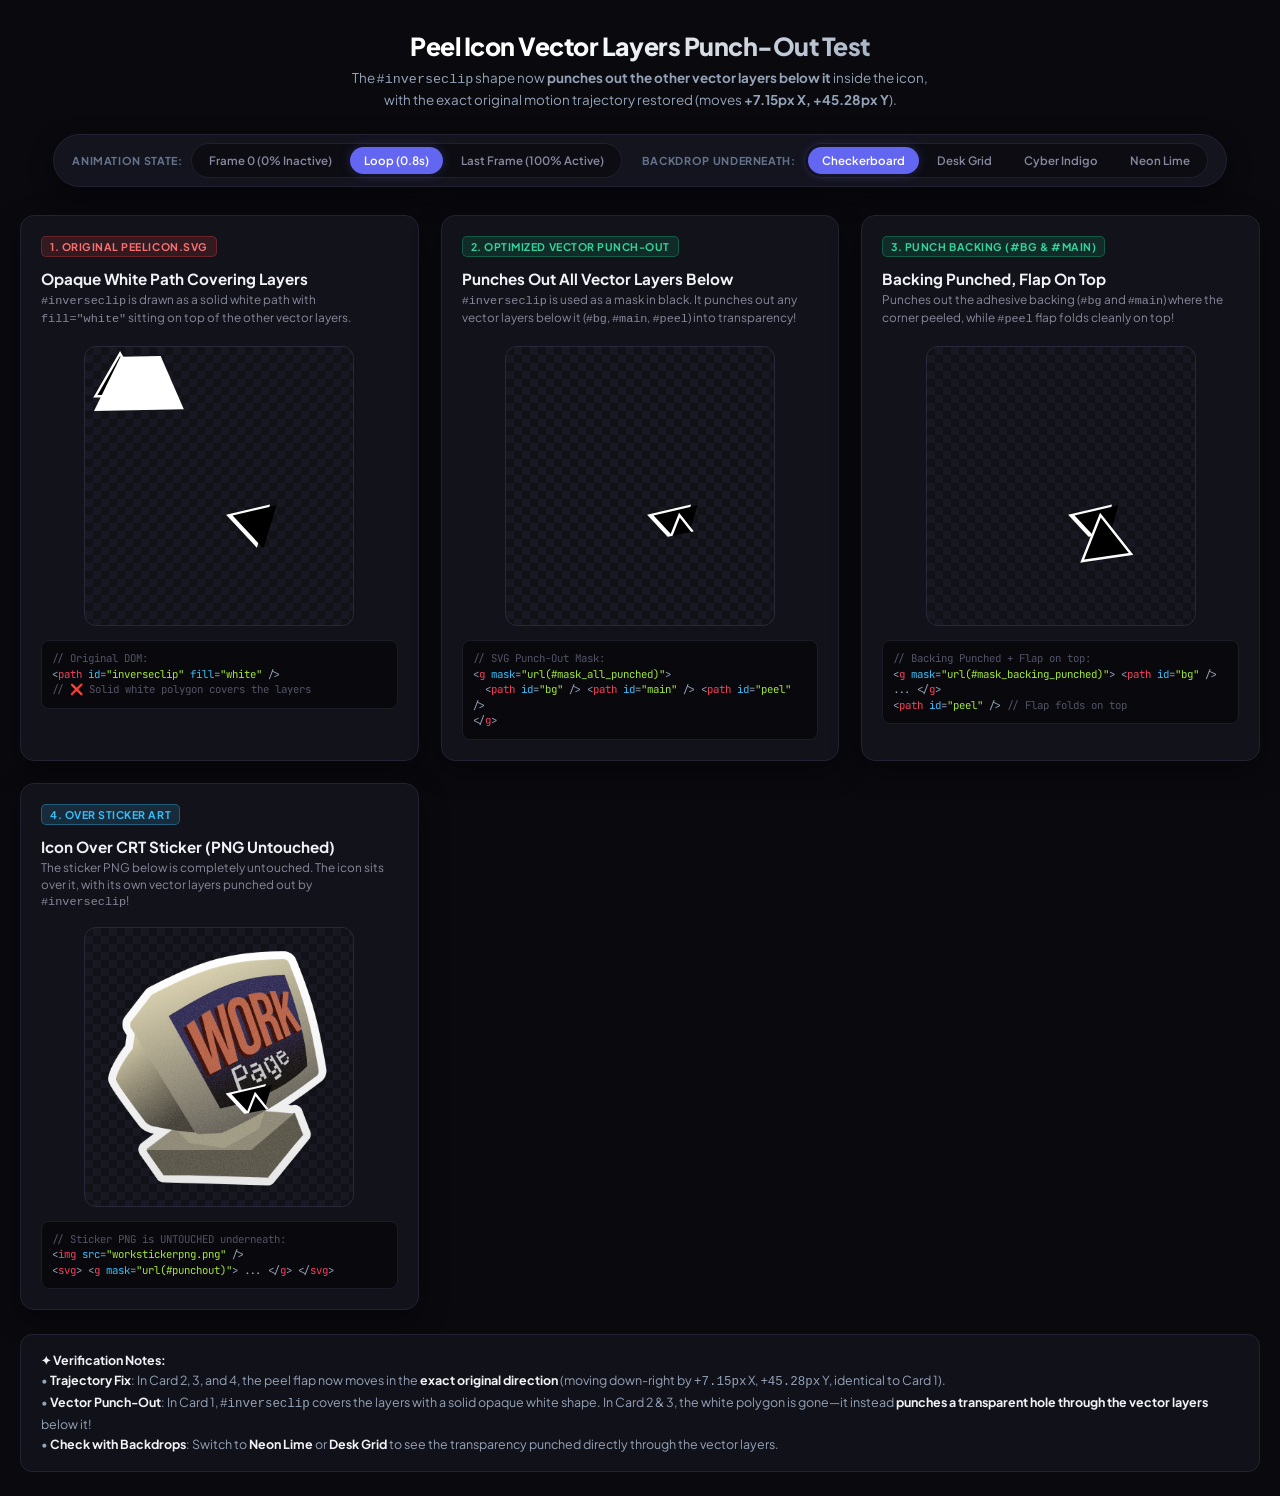
<file: svg/animationtest/peel-punchout-test.html>
<!DOCTYPE html>
<html lang="en">
<head>
  <meta charset="UTF-8">
  <meta name="viewport" content="width=device-width, initial-scale=1.0">
  <title>Peel Icon Vector Layers Punch-Out Test</title>
  <link rel="preconnect" href="https://fonts.googleapis.com">
  <link href="https://fonts.googleapis.com/css2?family=JetBrains+Mono:wght@400;600;700&family=Plus+Jakarta+Sans:wght@400;600;700;800&display=swap" rel="stylesheet">
  <style>
    :root {
      --bg: #09090e;
      --card-bg: #12121a;
      --border: #222232;
      --accent: #6366f1;
      --accent-glow: rgba(99, 102, 241, 0.25);
    }

    * { box-sizing: border-box; margin: 0; padding: 0; }

    body {
      background: var(--bg);
      color: #f1f1f6;
      font-family: 'Plus Jakarta Sans', sans-serif;
      min-height: 100vh;
      display: flex;
      flex-direction: column;
      align-items: center;
      padding: 30px 20px;
    }

    .header-box {
      text-align: center;
      max-width: 820px;
      margin-bottom: 24px;
    }

    .header-box h1 {
      font-size: 1.55rem;
      font-weight: 800;
      letter-spacing: -0.02em;
      margin-bottom: 6px;
      background: linear-gradient(135deg, #fff 40%, #94a3b8 100%);
      -webkit-background-clip: text;
      background-clip: text;
      -webkit-text-fill-color: transparent;
    }

    .header-box p {
      font-size: 0.84rem;
      color: #94a3b8;
      line-height: 1.5;
    }

    /* Controls Bar */
    .controls-bar {
      display: flex;
      flex-wrap: wrap;
      gap: 12px;
      align-items: center;
      justify-content: center;
      background: #14141f;
      border: 1px solid var(--border);
      border-radius: 999px;
      padding: 8px 18px;
      margin-bottom: 28px;
      box-shadow: 0 8px 24px rgba(0,0,0,0.4);
    }

    .btn-group {
      display: flex;
      gap: 4px;
      background: #0c0c12;
      border: 1px solid #20202e;
      border-radius: 999px;
      padding: 3px;
    }

    .ctrl-btn {
      background: transparent;
      border: none;
      color: #8888a0;
      font-size: 0.72rem;
      font-weight: 600;
      font-family: inherit;
      padding: 6px 14px;
      border-radius: 999px;
      cursor: pointer;
      transition: all 0.15s ease;
    }

    .ctrl-btn:hover { color: #fff; }

    .ctrl-btn.active {
      background: var(--accent);
      color: #fff;
      box-shadow: 0 0 12px var(--accent-glow);
    }

    .label-tag {
      font-size: 0.68rem;
      font-weight: 700;
      text-transform: uppercase;
      letter-spacing: 0.06em;
      color: #64748b;
      margin-right: -4px;
    }

    /* Comparison Grid */
    .grid-container {
      display: grid;
      grid-template-columns: repeat(auto-fit, minmax(320px, 1fr));
      gap: 22px;
      width: 100%;
      max-width: 1280px;
    }

    .preview-card {
      background: var(--card-bg);
      border: 1px solid var(--border);
      border-radius: 14px;
      padding: 20px;
      display: flex;
      flex-direction: column;
      align-items: center;
      box-shadow: 0 10px 30px rgba(0,0,0,0.3);
    }

    .card-badge {
      align-self: flex-start;
      font-size: 0.66rem;
      font-weight: 700;
      text-transform: uppercase;
      letter-spacing: 0.05em;
      padding: 3px 8px;
      border-radius: 5px;
      margin-bottom: 12px;
    }

    .badge-orig {
      background: rgba(239, 68, 68, 0.15);
      border: 1px solid rgba(239, 68, 68, 0.3);
      color: #f87171;
    }

    .badge-punched {
      background: rgba(16, 185, 129, 0.15);
      border: 1px solid rgba(16, 185, 129, 0.35);
      color: #34d399;
    }

    .badge-sticker {
      background: rgba(56, 189, 248, 0.15);
      border: 1px solid rgba(56, 189, 248, 0.35);
      color: #38bdf8;
    }

    .card-title {
      align-self: flex-start;
      font-size: 0.95rem;
      font-weight: 700;
      margin-bottom: 4px;
    }

    .card-desc {
      align-self: flex-start;
      font-size: 0.74rem;
      color: #88889c;
      line-height: 1.4;
      margin-bottom: 16px;
      min-height: 38px;
    }

    /* Stage Canvas with Switchable Background */
    .stage-canvas {
      width: 270px;
      height: 280px;
      border-radius: 12px;
      position: relative;
      display: flex;
      align-items: center;
      justify-content: center;
      border: 1px solid #28283a;
      overflow: hidden;
      transition: background 0.2s ease;
    }

    /* Background Modes */
    .bg-checker {
      background-color: #111118;
      background-image: 
        linear-gradient(45deg, #181822 25%, transparent 25%), 
        linear-gradient(-45deg, #181822 25%, transparent 25%), 
        linear-gradient(45deg, transparent 75%, #181822 75%), 
        linear-gradient(-45deg, transparent 75%, #181822 75%);
      background-size: 16px 16px;
      background-position: 0 0, 0 8px, 8px -8px, -8px 0px;
    }

    .bg-desk {
      background: radial-gradient(circle at 50% 50%, #1c1c28 0%, #0d0d14 100%);
      background-image: radial-gradient(#2d2d42 1px, transparent 1px);
      background-size: 14px 14px;
    }

    .bg-cyber {
      background: linear-gradient(135deg, #1e1b4b 0%, #0f172a 100%);
    }

    .bg-neon {
      background: linear-gradient(135deg, #84cc16 0%, #4d7c0f 100%);
    }

    .svg-frame {
      width: 250px;
      height: 260px;
      overflow: visible;
    }

    /* Code Snippet Box */
    .code-box {
      width: 100%;
      margin-top: 14px;
      background: #09090d;
      border: 1px solid #1c1c26;
      border-radius: 8px;
      padding: 10px;
      font-family: 'JetBrains Mono', monospace;
      font-size: 0.67rem;
      color: #94a3b8;
      line-height: 1.45;
    }

    .hl-kw { color: #f43f5e; }
    .hl-id { color: #38bdf8; }
    .hl-val { color: #a3e635; }
    .hl-dim { color: #525266; }

    /* EXACT ORIGINAL MOTION KEYFRAMES (Moving in exact original trajectory) */
    @keyframes kf_opt_main {
      0%, 4.68% { fill: #8C8585; animation-timing-function: cubic-bezier(0.5, 0, 0.5, 1); }
      91.63%, 100% { fill: #000000; }
    }

    @keyframes kf_opt_peel_trans {
      0%, 4.68% {
        transform: translate(246.888px, 210.66px) rotate(111.625deg);
        animation-timing-function: cubic-bezier(0, 0.274, 0.58, 1);
      }
      91.63%, 100% {
        transform: translate(254.033px, 255.936px) rotate(111.625deg);
      }
    }

    @keyframes kf_opt_peel_fill {
      0%, 4.68% { fill: #8C8585; animation-timing-function: cubic-bezier(0.5, 0, 0.5, 1); }
      91.63%, 100% { fill: #000000; }
    }

    @keyframes kf_opt_inv_trans {
      0%, 4.68% {
        transform: translate(148.874px, 226.758px) rotate(-10.7228deg);
        animation-timing-function: cubic-bezier(0, 0.274, 0.58, 1);
      }
      91.63%, 100% {
        transform: translate(153.703px, 245.503px) rotate(-10.7228deg);
      }
    }

    .anim-main { animation: kf_opt_main 0.8s linear infinite; }
    .anim-peel {
      transform-origin: 0 0;
      animation: kf_opt_peel_trans 0.8s linear infinite, kf_opt_peel_fill 0.8s linear infinite;
    }
    .anim-inv {
      transform-origin: 0 0;
      animation: kf_opt_inv_trans 0.8s linear infinite;
    }

    /* States (Controlled via body class) */
    .mode-inactive .anim-peel,
    .mode-inactive .anim-main,
    .mode-inactive #main_orig,
    .mode-inactive #peel_orig {
      animation: none !important;
      fill: #8C8585 !important;
    }
    .mode-inactive .anim-inv {
      animation: none !important;
      fill: #000000 !important; /* Pure black in mask -> 100% clean punchout */
    }
    .mode-inactive #inv_orig {
      animation: none !important;
      fill: #ffffff !important;
    }
    .mode-inactive .anim-peel,
    .mode-inactive #peel_orig {
      transform: translate(246.888px, 210.66px) rotate(111.625deg) !important;
    }
    .mode-inactive .anim-inv,
    .mode-inactive #inv_orig {
      transform: translate(148.874px, 226.758px) rotate(-10.7228deg) !important;
    }

    .mode-active .anim-peel,
    .mode-active .anim-main,
    .mode-active .anim-inv,
    .mode-active #main_orig,
    .mode-active #peel_orig,
    .mode-active #inv_orig {
      animation: none !important;
    }
    .mode-active .anim-main,
    .mode-active #main_orig {
      fill: #000000 !important;
    }
    .mode-active .anim-peel,
    .mode-active #peel_orig {
      transform: translate(254.033px, 255.936px) rotate(111.625deg) !important;
      fill: #000000 !important;
    }
    .mode-active .anim-inv {
      transform: translate(153.703px, 245.503px) rotate(-10.7228deg) !important;
      fill: #000000 !important;
    }
    .mode-active #inv_orig {
      transform: translate(153.703px, 245.503px) rotate(-10.7228deg) !important;
      fill: #ffffff !important;
    }

    /* Legend Box */
    .legend-box {
      margin-top: 24px;
      max-width: 1280px;
      width: 100%;
      background: #111119;
      border: 1px solid var(--border);
      border-radius: 12px;
      padding: 16px 20px;
      font-size: 0.78rem;
      color: #94a3b8;
      line-height: 1.6;
    }
    .legend-box b { color: #f1f1f6; }
  </style>
</head>
<body class="mode-loop">

  <!-- Header -->
  <div class="header-box">
    <h1>Peel Icon Vector Layers Punch-Out Test</h1>
    <p>
      The <code>#inverseclip</code> shape now <b>punches out the other vector layers below it</b> inside the icon,<br>
      with the exact original motion trajectory restored (moves <b>+7.15px X, +45.28px Y</b>).
    </p>
  </div>

  <!-- Interactive Controls Bar -->
  <div class="controls-bar">
    <span class="label-tag">Animation State:</span>
    <div class="btn-group">
      <button class="ctrl-btn" id="btnInactive" onclick="setState('inactive')">Frame 0 (0% Inactive)</button>
      <button class="ctrl-btn active" id="btnLoop" onclick="setState('loop')">Loop (0.8s)</button>
      <button class="ctrl-btn" id="btnActive" onclick="setState('active')">Last Frame (100% Active)</button>
    </div>

    <span class="label-tag" style="margin-left: 8px;">Backdrop Underneath:</span>
    <div class="btn-group">
      <button class="ctrl-btn active" onclick="setBackdrop('checker')">Checkerboard</button>
      <button class="ctrl-btn" onclick="setBackdrop('desk')">Desk Grid</button>
      <button class="ctrl-btn" onclick="setBackdrop('cyber')">Cyber Indigo</button>
      <button class="ctrl-btn" onclick="setBackdrop('neon')">Neon Lime</button>
    </div>
  </div>

  <!-- Comparison Grid -->
  <div class="grid-container">

    <!-- 1. ORIGINAL SVG (UNMODIFIED) -->
    <div class="preview-card">
      <div class="card-badge badge-orig">1. Original peelicon.svg</div>
      <div class="card-title">Opaque White Path Covering Layers</div>
      <div class="card-desc">
        <code>#inverseclip</code> is drawn as a solid white path with <code>fill="white"</code> sitting on top of the other vector layers.
      </div>

      <div class="stage-canvas bg-checker" id="canvas1">
        <svg class="svg-frame" viewBox="0 0 305 317" preserveAspectRatio="none">
          <g id="Frame_orig">
            <!-- 1. White Backing -->
            <path id="bg_orig" transform="translate(151.867 223.861) rotate(-72.9716)" d="M31.7876 0L59.3165 47.6814H4.25873L31.7876 0Z" fill="white"/>
            <!-- 2. Dark Backing -->
            <path id="main_orig" class="anim-main" transform="translate(159.813 224.784) rotate(-72.9716)" d="M31.7876 0L59.3165 47.6814H4.25873L31.7876 0Z" fill="black"/>
            <!-- 3. Peel Flap -->
            <path id="peel_orig" class="anim-peel" d="M33.0869 -0.75L60.6152 46.9316L61.915 49.1816H1.66113L2.95996 46.9316L30.4883 -0.75L31.7881 -3L33.0869 -0.75Z" fill="black" stroke="white" stroke-width="3"/>
            <!-- 4. Solid White Path (Covers layers with white) -->
            <path id="inv_orig" class="anim-inv" d="M32.3323 0.929956L81.3395 0L109.556 65.0203L0 66.9418L32.3323 0.929956Z" fill="white"/>
          </g>
        </svg>
      </div>

      <div class="code-box">
        <span class="hl-dim">// Original DOM:</span><br>
        &lt;<span class="hl-kw">path</span> <span class="hl-id">id</span>=<span class="hl-val">"inverseclip"</span> <span class="hl-id">fill</span>=<span class="hl-val">"white"</span> /&gt;<br>
        <span class="hl-dim">// ❌ Solid white polygon covers the layers</span>
      </div>
    </div>

    <!-- 2. PUNCH-OUT ON ALL VECTOR LAYERS BELOW IT -->
    <div class="preview-card">
      <div class="card-badge badge-punched">2. Optimized Vector Punch-Out</div>
      <div class="card-title">Punches Out All Vector Layers Below</div>
      <div class="card-desc">
        <code>#inverseclip</code> is used as a mask in black. It punches out any vector layers below it (<code>#bg</code>, <code>#main</code>, <code>#peel</code>) into transparency!
      </div>

      <div class="stage-canvas bg-checker" id="canvas2">
        <svg class="svg-frame" viewBox="0 0 305 317" preserveAspectRatio="none">
          <defs>
            <mask id="mask_all_punched" maskUnits="userSpaceOnUse" x="0" y="0" width="305" height="317">
              <!-- White reveals the vector layers -->
              <rect width="100%" height="100%" fill="white" />
              <!-- Black punches out whatever it covers! -->
              <path class="anim-inv" transform="translate(148.874 226.758) rotate(-10.7228)" d="M32.3323 0.929956L81.3395 0L109.556 65.0203L0 66.9418L32.3323 0.929956Z" fill="black" />
            </mask>
          </defs>

          <!-- Vector layers below it, masked by the punch-out mask! -->
          <g id="Frame_punched_all" mask="url(#mask_all_punched)">
            <path id="bg_p1" transform="translate(151.867 223.861) rotate(-72.9716)" d="M31.7876 0L59.3165 47.6814H4.25873L31.7876 0Z" fill="white"/>
            <path id="main_p1" class="anim-main" transform="translate(159.813 224.784) rotate(-72.9716)" d="M31.7876 0L59.3165 47.6814H4.25873L31.7876 0Z" fill="black"/>
            <path id="peel_p1" class="anim-peel" transform="translate(246.888 210.66) rotate(111.625)" d="M33.0869 -0.75L60.6152 46.9316L61.915 49.1816H1.66113L2.95996 46.9316L30.4883 -0.75L31.7881 -3L33.0869 -0.75Z" fill="black" stroke="white" stroke-width="3"/>
          </g>
        </svg>
      </div>

      <div class="code-box">
        <span class="hl-dim">// SVG Punch-Out Mask:</span><br>
        &lt;<span class="hl-kw">g</span> <span class="hl-id">mask</span>=<span class="hl-val">"url(#mask_all_punched)"</span>&gt;<br>
        &nbsp;&nbsp;&lt;<span class="hl-kw">path</span> <span class="hl-id">id</span>=<span class="hl-val">"bg"</span> /&gt; &lt;<span class="hl-kw">path</span> <span class="hl-id">id</span>=<span class="hl-val">"main"</span> /&gt; &lt;<span class="hl-kw">path</span> <span class="hl-id">id</span>=<span class="hl-val">"peel"</span> /&gt;<br>
        &lt;/<span class="hl-kw">g</span>&gt;
      </div>
    </div>

    <!-- 3. PUNCH-OUT ON BACKING ONLY (PEEL FLAP ON TOP) -->
    <div class="preview-card">
      <div class="card-badge badge-punched">3. Punch Backing (#bg & #main)</div>
      <div class="card-title">Backing Punched, Flap On Top</div>
      <div class="card-desc">
        Punches out the adhesive backing (<code>#bg</code> and <code>#main</code>) where the corner peeled, while <code>#peel</code> flap folds cleanly on top!
      </div>

      <div class="stage-canvas bg-checker" id="canvas3">
        <svg class="svg-frame" viewBox="0 0 305 317" preserveAspectRatio="none">
          <defs>
            <mask id="mask_backing_punched" maskUnits="userSpaceOnUse" x="0" y="0" width="305" height="317">
              <rect width="100%" height="100%" fill="white" />
              <!-- Black punches out the backing -->
              <path class="anim-inv" transform="translate(148.874 226.758) rotate(-10.7228)" d="M32.3323 0.929956L81.3395 0L109.556 65.0203L0 66.9418L32.3323 0.929956Z" fill="black" />
            </mask>
          </defs>

          <!-- Backing layers punched out -->
          <g id="Frame_backing" mask="url(#mask_backing_punched)">
            <path transform="translate(151.867 223.861) rotate(-72.9716)" d="M31.7876 0L59.3165 47.6814H4.25873L31.7876 0Z" fill="white"/>
            <path class="anim-main" transform="translate(159.813 224.784) rotate(-72.9716)" d="M31.7876 0L59.3165 47.6814H4.25873L31.7876 0Z" fill="black"/>
          </g>

          <!-- Peel Flap sitting cleanly on top of the fold -->
          <path class="anim-peel" transform="translate(246.888 210.66) rotate(111.625)" d="M33.0869 -0.75L60.6152 46.9316L61.915 49.1816H1.66113L2.95996 46.9316L30.4883 -0.75L31.7881 -3L33.0869 -0.75Z" fill="black" stroke="white" stroke-width="3"/>
        </svg>
      </div>

      <div class="code-box">
        <span class="hl-dim">// Backing Punched + Flap on top:</span><br>
        &lt;<span class="hl-kw">g</span> <span class="hl-id">mask</span>=<span class="hl-val">"url(#mask_backing_punched)"</span>&gt; &lt;<span class="hl-kw">path</span> <span class="hl-id">id</span>=<span class="hl-val">"bg"</span> /&gt; ... &lt;/<span class="hl-kw">g</span>&gt;<br>
        &lt;<span class="hl-kw">path</span> <span class="hl-id">id</span>=<span class="hl-val">"peel"</span> /&gt; <span class="hl-dim">// Flap folds on top</span>
      </div>
    </div>

    <!-- 4. RESTING OVER THE STICKER PNG (STICKER UNPUNCHED) -->
    <div class="preview-card">
      <div class="card-badge badge-sticker">4. Over Sticker Art</div>
      <div class="card-title">Icon Over CRT Sticker (PNG Untouched)</div>
      <div class="card-desc">
        The sticker PNG below is completely untouched. The icon sits over it, with its own vector layers punched out by <code>#inverseclip</code>!
      </div>

      <div class="stage-canvas bg-checker" id="canvas4">
        <div style="position: relative; width: 230px; height: 240px;">
          <!-- Sticker PNG untouched underneath -->
          <img src="../workstickerpng.png" alt="Sticker" style="position: absolute; inset: 0; width: 100%; height: 100%; object-fit: contain;">

          <!-- Peel Icon Overlay with Punched Vector Layers -->
          <svg style="position: absolute; inset: 0; width: 100%; height: 100%; overflow: visible;" viewBox="0 0 305 317" preserveAspectRatio="none">
            <g mask="url(#mask_all_punched)">
              <path transform="translate(151.867 223.861) rotate(-72.9716)" d="M31.7876 0L59.3165 47.6814H4.25873L31.7876 0Z" fill="white"/>
              <path class="anim-main" transform="translate(159.813 224.784) rotate(-72.9716)" d="M31.7876 0L59.3165 47.6814H4.25873L31.7876 0Z" fill="black"/>
              <path class="anim-peel" transform="translate(246.888 210.66) rotate(111.625)" d="M33.0869 -0.75L60.6152 46.9316L61.915 49.1816H1.66113L2.95996 46.9316L30.4883 -0.75L31.7881 -3L33.0869 -0.75Z" fill="black" stroke="white" stroke-width="3"/>
            </g>
          </svg>
        </div>
      </div>

      <div class="code-box">
        <span class="hl-dim">// Sticker PNG is UNTOUCHED underneath:</span><br>
        &lt;<span class="hl-kw">img</span> <span class="hl-id">src</span>=<span class="hl-val">"workstickerpng.png"</span> /&gt;<br>
        &lt;<span class="hl-kw">svg</span>&gt; &lt;<span class="hl-kw">g</span> <span class="hl-id">mask</span>=<span class="hl-val">"url(#punchout)"</span>&gt; ... &lt;/<span class="hl-kw">g</span>&gt; &lt;/<span class="hl-kw">svg</span>&gt;
      </div>
    </div>

  </div>

  <!-- Explanatory Legend -->
  <div class="legend-box">
    <b>✦ Verification Notes:</b><br>
    • <b>Trajectory Fix</b>: In Card 2, 3, and 4, the peel flap now moves in the <b>exact original direction</b> (moving down-right by <code>+7.15px</code> X, <code>+45.28px</code> Y, identical to Card 1).<br>
    • <b>Vector Punch-Out</b>: In Card 1, <code>#inverseclip</code> covers the layers with a solid opaque white shape. In Card 2 & 3, the white polygon is gone—it instead <b>punches a transparent hole through the vector layers</b> below it!<br>
    • <b>Check with Backdrops</b>: Switch to <b>Neon Lime</b> or <b>Desk Grid</b> to see the transparency punched directly through the vector layers.
  </div>

  <script>
    function setState(state) {
      document.body.className = `mode-${state}`;
      document.getElementById('btnInactive').classList.toggle('active', state === 'inactive');
      document.getElementById('btnLoop').classList.toggle('active', state === 'loop');
      document.getElementById('btnActive').classList.toggle('active', state === 'active');
    }

    function setBackdrop(bg) {
      ['canvas1', 'canvas2', 'canvas3', 'canvas4'].forEach(id => {
        const el = document.getElementById(id);
        if (el) el.className = `stage-canvas bg-${bg}`;
      });
      document.querySelectorAll('.controls-bar .btn-group')[1].querySelectorAll('.ctrl-btn').forEach(btn => {
        btn.classList.toggle('active', btn.textContent.toLowerCase().includes(bg));
      });
    }
  </script>
</body>
</html>
</file>
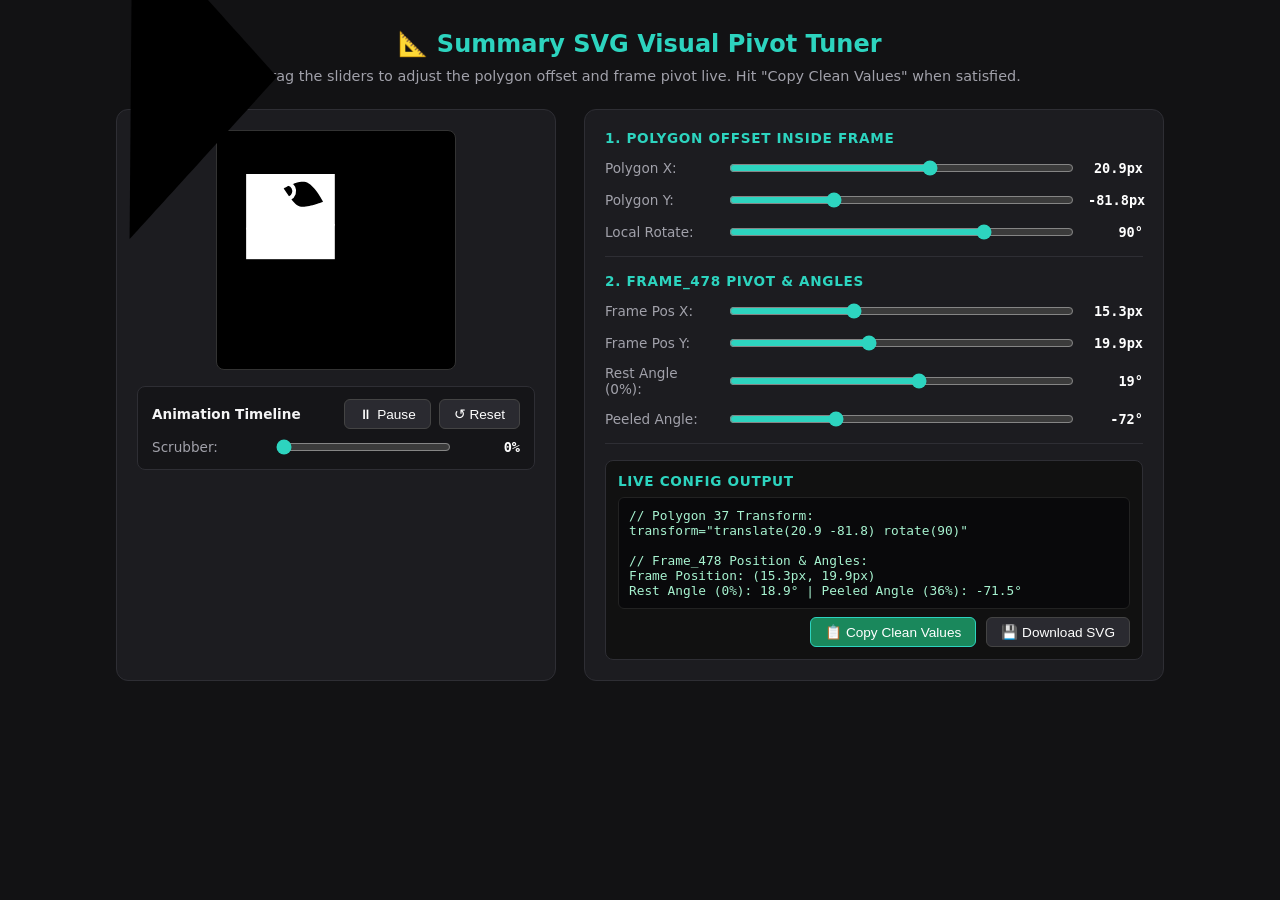
<file: svg/animationtest/preview.html>
<!DOCTYPE html>
<html lang="en">
<head>
  <meta charset="UTF-8">
  <meta name="viewport" content="width=device-width, initial-scale=1.0">
  <title>Summary SVG Visual Tuner</title>
  <style>
    :root {
      --bg: #121214;
      --card-bg: #1c1c20;
      --border: #2e2e34;
      --accent: #1A885C;
      --accent-light: #2dd4bf;
      --text: #f4f4f5;
      --text-muted: #a1a1aa;
    }
    * { box-sizing: border-box; }
    body {
      margin: 0;
      padding: 30px 20px;
      background: var(--bg);
      color: var(--text);
      font-family: system-ui, -apple-system, sans-serif;
      display: flex;
      flex-direction: column;
      align-items: center;
      gap: 25px;
    }
    h1 {
      margin: 0;
      font-size: 1.5rem;
      color: var(--accent-light);
      display: flex;
      align-items: center;
      gap: 10px;
    }
    .subtitle {
      margin: -15px 0 0;
      color: var(--text-muted);
      font-size: 0.9rem;
    }
    .workspace {
      display: flex;
      gap: 28px;
      flex-wrap: wrap;
      justify-content: center;
      max-width: 1100px;
      width: 100%;
    }
    .panel {
      background: var(--card-bg);
      border: 1px solid var(--border);
      border-radius: 12px;
      padding: 20px;
      display: flex;
      flex-direction: column;
      gap: 16px;
    }
    .preview-panel {
      flex: 1;
      min-width: 320px;
      max-width: 440px;
      align-items: center;
    }
    .controls-panel {
      flex: 1.4;
      min-width: 360px;
      max-width: 580px;
    }
    .stage {
      width: 240px;
      height: 240px;
      background: #000;
      border: 1px solid #333;
      border-radius: 8px;
      display: flex;
      align-items: center;
      justify-content: center;
      position: relative;
      overflow: visible;
    }
    .stage svg {
      width: 180px;
      height: 153px;
    }
    .timeline-bar {
      width: 100%;
      display: flex;
      flex-direction: column;
      gap: 8px;
      background: #151518;
      padding: 12px 14px;
      border-radius: 8px;
      border: 1px solid var(--border);
    }
    .timeline-header {
      display: flex;
      justify-content: space-between;
      align-items: center;
      font-size: 0.85rem;
      font-weight: 600;
    }
    .timeline-btns {
      display: flex;
      gap: 8px;
    }
    button {
      background: #2a2a30;
      border: 1px solid #444;
      color: #fff;
      padding: 6px 14px;
      border-radius: 6px;
      font-size: 0.85rem;
      cursor: pointer;
      font-weight: 500;
      transition: all 0.15s;
    }
    button:hover {
      background: #3a3a42;
      border-color: #666;
    }
    button.primary {
      background: var(--accent);
      border-color: var(--accent-light);
      color: #fff;
    }
    button.primary:hover {
      background: #1f9d6a;
    }
    .control-group {
      display: flex;
      flex-direction: column;
      gap: 12px;
      border-bottom: 1px solid var(--border);
      padding-bottom: 14px;
    }
    .control-group:last-child {
      border-bottom: none;
      padding-bottom: 0;
    }
    .group-title {
      font-size: 0.85rem;
      font-weight: 700;
      color: var(--accent-light);
      text-transform: uppercase;
      letter-spacing: 0.05em;
    }
    .slider-row {
      display: flex;
      align-items: center;
      gap: 12px;
      font-size: 0.85rem;
    }
    .slider-label {
      width: 110px;
      color: var(--text-muted);
    }
    .slider-val {
      width: 55px;
      text-align: right;
      font-family: monospace;
      font-weight: bold;
      color: #fff;
    }
    input[type="range"] {
      flex: 1;
      accent-color: var(--accent-light);
      cursor: pointer;
    }
    .export-box {
      background: #111;
      border: 1px solid #2e2e34;
      border-radius: 8px;
      padding: 12px;
      display: flex;
      flex-direction: column;
      gap: 8px;
    }
    .code-preview {
      font-family: monospace;
      font-size: 0.8rem;
      background: #09090b;
      padding: 10px;
      border-radius: 6px;
      overflow-x: auto;
      white-space: pre;
      color: #a7f3d0;
      border: 1px solid #222;
      max-height: 120px;
    }
    .btn-row {
      display: flex;
      gap: 10px;
      justify-content: flex-end;
    }
    .toast {
      font-size: 0.85rem;
      color: #4ade80;
      opacity: 0;
      transition: opacity 0.25s;
    }
    .toast.show { opacity: 1; }
  </style>
</head>
<body>
  <h1>📐 Summary SVG Visual Pivot Tuner</h1>
  <p class="subtitle">Drag the sliders to adjust the polygon offset and frame pivot live. Hit "Copy Clean Values" when satisfied.</p>

  <div class="workspace">
    <!-- LEFT: PREVIEW & TIMELINE -->
    <div class="panel preview-panel">
      <div class="stage">
        <!-- INLINE SVG FOR LIVE DOM CONTROL -->
        <svg id="liveSvg" width="121" height="103" viewBox="0 0 121 103" fill="none" xmlns="http://www.w3.org/2000/svg">
          <style id="dynamicStyles">
            svg { overflow: visible; }
            @keyframes kf_pupil {
              0%, 12.54% {
                animation-timing-function: cubic-bezier(0, 0, 0, 1.052);
                transform: translate(-4.565px, -1.566px);
              }
              37.74%, 100% {
                transform: translate(12.04px, 5.743px);
              }
            }
            #Ellipse_91 {
              animation: kf_pupil 2s linear infinite;
            }
          </style>

          <g id="Frame_476">
            <!-- Background Card -->
            <rect width="59.6943" height="57.348" id="Frame_476_bg_0" fill="white" />

            <!-- Animated Triangle Flap & Pivot Frame -->
            <g id="Frame_478">
              <path id="Polygon_37" d="M16.4135 0L32.9433 99.3644L0 97.5882L16.4135 0Z" fill="black">
                <animate id="polygonMorphAnim" attributeName="d"
                  values="M32.9433 99.3644C32.9433 99.3644 0 97.5882 0 97.5882C0 97.5882 16.4135 0 16.4135 0C16.4135 0 32.9433 99.3644 32.9433 99.3644Z;
                          M32.9433 99.3644C32.9433 99.3644 0 97.5882 0 97.5882C0 97.5882 16.4135 0 16.4135 0C16.4135 0 32.9433 99.3644 32.9433 99.3644Z;
                          M125.5545 99.3644C125.5545 99.3644 -91.9595 97.5882 -91.9595 97.5882C-91.9595 97.5882 16.4135 0 16.4135 0C16.4135 0 125.5545 99.3644 125.5545 99.3644Z;
                          M125.5545 99.3644C125.5545 99.3644 -91.9595 97.5882 -91.9595 97.5882C-91.9595 97.5882 16.4135 0 16.4135 0C16.4135 0 125.5545 99.3644 125.5545 99.3644Z"
                  keyTimes="0; 0.125391; 0.558218; 1"
                  keySplines="0 0 1 1; 0.7 0 0.4 1; 0 0 1 1"
                  dur="2s" calcMode="spline" repeatCount="indefinite" />
              </path>
            </g>

            <!-- Paragraph Lines -->
            <g id="para" transform="translate(0 15.3082)">
              <path id="Union" d="M15.1094 2.37695L13.96 5.74121L10.2246 4.46484L4.40137 20.2266L7.97852 21.5488L6.89941 24.4717L0 21.9229L0.0117188 21.8887L0 21.8848L8.05469 0.0859375L8.1123 0.106445L8.14941 0L15.1094 2.37695Z" fill="white" />
              <path id="Union_2" transform="translate(45 16)" d="M14.667 2.54297L14.6279 2.64844L14.6865 2.66895L8.2666 21.5186L8.27734 21.5225L7.6377 23.3652L7.19531 24.667L7.1875 24.6641L7.11328 24.8809L0 22.416L1.16406 19.0566L4.9082 20.3545L10.2393 4.69922L6.53711 3.33496L7.7666 0L14.667 2.54297Z" fill="white" />
              <rect id="Rectangle_34624378" transform="translate(16.7426 8.99997) rotate(20.3956)" width="33" height="5" fill="white" />
              <rect id="Rectangle_34624379" transform="translate(13.7753 17.6404) rotate(20.3956)" width="10.8465" height="5" fill="white" />
              <rect id="Rectangle_34624380" transform="translate(26.7426 23) rotate(20.3956)" width="19.0404" height="5" fill="white" />
            </g>

            <!-- Eye -->
            <g id="eye" transform="translate(24.256 0) rotate(18.6413)">
              <path id="Vector_68" transform="translate(4.0924 0)" d="M12.575 7.08815C17.1996 7.69413 27.9729 3.74097 27.9729 3.74097C27.9729 3.74097 18.3119 -0.228532 12.575 0.0103664C6.83798 0.249265 0 3.74097 0 3.74097C0 3.74097 7.95033 6.48217 12.575 7.08815Z" fill="black">
                <animate attributeName="d"
                  values="M12.575 7.08815C17.1996 7.69413 27.9729 3.74097 27.9729 3.74097C27.9729 3.74097 18.3119 -0.228532 12.575 0.0103664C6.83798 0.249265 0 3.74097 0 3.74097C0 3.74097 7.95033 6.48218 12.575 7.08815Z;
                          M12.575 7.08815C17.1996 7.69413 27.9729 3.74097 27.9729 3.74097C27.9729 3.74097 18.3119 -0.228532 12.575 0.0103664C6.83798 0.249265 0 3.74097 0 3.74097C0 3.74097 7.95033 6.48218 12.575 7.08815Z;
                          M12.575 16.7479C17.1996 18.1797 27.9729 8.83916 27.9729 8.83916C27.9729 8.83916 18.3119 -0.539976 12.575 0.0244937C6.83798 0.588963 0 8.83916 0 8.83916C0 8.83916 7.95033 15.3161 12.575 16.7479Z;
                          M12.575 16.7479C17.1996 18.1797 27.9729 8.83916 27.9729 8.83916C27.9729 8.83916 18.3119 -0.539976 12.575 0.0244937C6.83798 0.588963 0 8.83916 0 8.83916C0 8.83916 7.95033 15.3161 12.575 16.7479Z"
                  keyTimes="0; 0.0350785; 0.349872; 1"
                  keySplines="0 0 1 1; 0.45 1 0.8 1; 0 0 1 1"
                  dur="2s" calcMode="spline" repeatCount="indefinite" />
              </path>

              <mask id="mask0_eye" style="mask-type:alpha" maskUnits="userSpaceOnUse" x="0" y="0" width="121" height="103">
                <path id="Vector_69" transform="translate(4.0924 0)" d="M12.575 7.08815C17.1996 7.69413 27.9729 3.74097 27.9729 3.74097C27.9729 3.74097 18.3119 -0.228532 12.575 0.0103664C6.83798 0.249265 0 3.74097 0 3.74097C0 3.74097 7.95033 6.48217 12.575 7.08815Z" fill="black" stroke="black" stroke-width="0.881855">
                  <animate attributeName="d"
                    values="M12.575 7.08815C17.1996 7.69413 27.9729 3.74097 27.9729 3.74097C27.9729 3.74097 18.3119 -0.228532 12.575 0.0103664C6.83798 0.249265 0 3.74097 0 3.74097C0 3.74097 7.95033 6.48218 12.575 7.08815Z;
                            M12.575 7.08815C17.1996 7.69413 27.9729 3.74097 27.9729 3.74097C27.9729 3.74097 18.3119 -0.228532 12.575 0.0103664C6.83798 0.249265 0 3.74097 0 3.74097C0 3.74097 7.95033 6.48218 12.575 7.08815Z;
                            M12.575 16.7479C17.1996 18.1797 27.9729 8.83916 27.9729 8.83916C27.9729 8.83916 18.3119 -0.539976 12.575 0.0244937C6.83798 0.588963 0 8.83916 0 8.83916C0 8.83916 7.95033 15.3161 12.575 16.7479Z;
                            M12.575 16.7479C17.1996 18.1797 27.9729 8.83916 27.9729 8.83916C27.9729 8.83916 18.3119 -0.539976 12.575 0.0244937C6.83798 0.588963 0 8.83916 0 8.83916C0 8.83916 7.95033 15.3161 12.575 16.7479Z"
                    keyTimes="0; 0.0350785; 0.349872; 1"
                    keySplines="0 0 1 1; 0.45 1 0.8 1; 0 0 1 1"
                    dur="2s" calcMode="spline" repeatCount="indefinite" />
                </path>
              </mask>

              <g mask="url(#mask0_eye)">
                <g id="Group_93" transform="translate(0 3.4914)">
                  <circle id="Ellipse_91" cx="6.4752" cy="6.4752" r="5.15242" stroke="white" stroke-width="2.64557" />
                </g>
              </g>
            </g>
          </g>
        </svg>
      </div>

      <!-- TIMELINE & PLAYBACK -->
      <div class="timeline-bar">
        <div class="timeline-header">
          <span>Animation Timeline</span>
          <div class="timeline-btns">
            <button id="btnPlayPause">⏸ Pause</button>
            <button id="btnReset">↺ Reset</button>
          </div>
        </div>
        <div class="slider-row">
          <span class="slider-label">Scrubber:</span>
          <input type="range" id="timeScrubber" min="0" max="100" value="0">
          <span id="timeVal" class="slider-val">0%</span>
        </div>
      </div>
    </div>

    <!-- RIGHT: CONTROLS & EXPORT -->
    <div class="panel controls-panel">
      <!-- 1. POLYGON OFFSET INSIDE FRAME -->
      <div class="control-group">
        <span class="group-title">1. Polygon Offset Inside Frame</span>
        <div class="slider-row">
          <span class="slider-label">Polygon X:</span>
          <input type="range" id="polyX" min="-120" max="120" step="0.5" value="20.9">
          <span id="polyXVal" class="slider-val">20.9px</span>
        </div>
        <div class="slider-row">
          <span class="slider-label">Polygon Y:</span>
          <input type="range" id="polyY" min="-150" max="80" step="0.5" value="-81.8">
          <span id="polyYVal" class="slider-val">-81.8px</span>
        </div>
        <div class="slider-row">
          <span class="slider-label">Local Rotate:</span>
          <input type="range" id="polyRot" min="-180" max="180" step="1" value="90">
          <span id="polyRotVal" class="slider-val">90°</span>
        </div>
      </div>

      <!-- 2. PARENT FRAME_478 POSITION & ROTATION -->
      <div class="control-group">
        <span class="group-title">2. Frame_478 Pivot & Angles</span>
        <div class="slider-row">
          <span class="slider-label">Frame Pos X:</span>
          <input type="range" id="frameX" min="-20" max="80" step="0.5" value="15.3">
          <span id="frameXVal" class="slider-val">15.3px</span>
        </div>
        <div class="slider-row">
          <span class="slider-label">Frame Pos Y:</span>
          <input type="range" id="frameY" min="-20" max="80" step="0.5" value="19.9">
          <span id="frameYVal" class="slider-val">19.9px</span>
        </div>
        <div class="slider-row">
          <span class="slider-label">Rest Angle (0%):</span>
          <input type="range" id="rotStart" min="-180" max="180" step="1" value="19">
          <span id="rotStartVal" class="slider-val">19°</span>
        </div>
        <div class="slider-row">
          <span class="slider-label">Peeled Angle:</span>
          <input type="range" id="rotEnd" min="-180" max="180" step="1" value="-72">
          <span id="rotEndVal" class="slider-val">-72°</span>
        </div>
      </div>

      <!-- 3. COPY / EXPORT -->
      <div class="export-box">
        <div style="display: flex; justify-content: space-between; align-items: center;">
          <span class="group-title" style="margin: 0;">Live Config Output</span>
          <span id="toast" class="toast">✓ Copied to clipboard!</span>
        </div>
        <div class="code-preview" id="codeOut"></div>
        <div class="btn-row">
          <button id="btnCopyValues" class="primary">📋 Copy Clean Values</button>
          <button id="btnDownloadSvg">💾 Download SVG</button>
        </div>
      </div>
    </div>
  </div>

  <script>
    // Live State
    const state = {
      polyX: 20.9,
      polyY: -81.8,
      polyRot: 90,
      frameX: 15.3,
      frameY: 19.9,
      rotStart: 18.9,
      rotEnd: -71.5,
      isPaused: false,
      scrubber: 0
    };

    // DOM Elements
    const poly37 = document.getElementById('Polygon_37');
    const frame478 = document.getElementById('Frame_478');
    const dynamicStyles = document.getElementById('dynamicStyles');
    const codeOut = document.getElementById('codeOut');
    const toast = document.getElementById('toast');
    const liveSvg = document.getElementById('liveSvg');

    // Sliders
    const inputs = {
      polyX: document.getElementById('polyX'),
      polyY: document.getElementById('polyY'),
      polyRot: document.getElementById('polyRot'),
      frameX: document.getElementById('frameX'),
      frameY: document.getElementById('frameY'),
      rotStart: document.getElementById('rotStart'),
      rotEnd: document.getElementById('rotEnd'),
      timeScrubber: document.getElementById('timeScrubber')
    };

    function update() {
      // 1. Update Polygon 37 local transform
      poly37.setAttribute('transform', `translate(${state.polyX} ${state.polyY}) rotate(${state.polyRot})`);

      // 2. Update CSS keyframes for Frame_478
      if (state.isPaused) {
        // In paused mode: scrub between rotStart and rotEnd
        const t = state.scrubber / 100;
        let currentRot = state.rotStart;
        if (t <= 0.0244) {
          currentRot = state.rotStart;
        } else if (t <= 0.3613) {
          const normT = (t - 0.0244) / (0.3613 - 0.0244);
          currentRot = state.rotStart + (state.rotEnd - state.rotStart) * normT;
        } else {
          currentRot = state.rotEnd;
        }
        frame478.style.animation = 'none';
        frame478.style.transform = `translate(${state.frameX}px, ${state.frameY}px) rotate(${currentRot.toFixed(1)}deg)`;
      } else {
        frame478.style.transform = '';
        frame478.style.animation = 'kf_Frame_478 2s linear infinite';
      }

      dynamicStyles.innerHTML = `
        svg { overflow: visible; }
        @keyframes kf_Frame_478 {
          0%, 2.44% {
            animation-timing-function: cubic-bezier(0.5, 0, 0.5, 1);
            transform: translate(${state.frameX}px, ${state.frameY}px) rotate(${state.rotStart}deg);
          }
          12.54% {
            animation-timing-function: cubic-bezier(0.11, 0.54, 0.36, 0.84);
            transform: translate(${state.frameX}px, ${state.frameY}px) rotate(${(state.rotStart * 0.7 + state.rotEnd * 0.3).toFixed(1)}deg);
          }
          36.13%, 100% {
            transform: translate(${state.frameX}px, ${state.frameY}px) rotate(${state.rotEnd}deg);
          }
        }
        #Frame_478 {
          transform-origin: 0 0;
          animation: ${state.isPaused ? 'none' : 'kf_Frame_478 2s linear infinite'};
        }
        @keyframes kf_pupil {
          0%, 12.54% {
            animation-timing-function: cubic-bezier(0, 0, 0, 1.052);
            transform: translate(-4.565px, -1.566px);
          }
          37.74%, 100% {
            transform: translate(12.04px, 5.743px);
          }
        }
        #Ellipse_91 {
          animation: kf_pupil 2s linear infinite;
        }
      `;

      // 3. Update Code Display
      const snippet = `// Polygon 37 Transform:\n` +
        `transform="translate(${state.polyX} ${state.polyY}) rotate(${state.polyRot})"\n\n` +
        `// Frame_478 Position & Angles:\n` +
        `Frame Position: (${state.frameX}px, ${state.frameY}px)\n` +
        `Rest Angle (0%): ${state.rotStart}° | Peeled Angle (36%): ${state.rotEnd}°`;
      codeOut.textContent = snippet;
    }

    // Attach slider listeners
    Object.keys(inputs).forEach(key => {
      if (key === 'timeScrubber') return;
      inputs[key].addEventListener('input', (e) => {
        state[key] = parseFloat(e.target.value);
        const valEl = document.getElementById(key + 'Val');
        if (valEl) {
          valEl.textContent = state[key] + (key.includes('Rot') || key.includes('rot') ? '°' : 'px');
        }
        update();
      });
    });

    // Scrubber
    inputs.timeScrubber.addEventListener('input', (e) => {
      state.scrubber = parseFloat(e.target.value);
      document.getElementById('timeVal').textContent = state.scrubber + '%';
      state.isPaused = true;
      document.getElementById('btnPlayPause').textContent = '▶ Play';
      update();
    });

    // Play/Pause
    document.getElementById('btnPlayPause').addEventListener('click', () => {
      state.isPaused = !state.isPaused;
      document.getElementById('btnPlayPause').textContent = state.isPaused ? '▶ Play' : '⏸ Pause';
      update();
    });

    // Reset Defaults
    document.getElementById('btnReset').addEventListener('click', () => {
      state.polyX = 20.9; inputs.polyX.value = 20.9; document.getElementById('polyXVal').textContent = '20.9px';
      state.polyY = -81.8; inputs.polyY.value = -81.8; document.getElementById('polyYVal').textContent = '-81.8px';
      state.polyRot = 90; inputs.polyRot.value = 90; document.getElementById('polyRotVal').textContent = '90°';
      state.frameX = 15.3; inputs.frameX.value = 15.3; document.getElementById('frameXVal').textContent = '15.3px';
      state.frameY = 19.9; inputs.frameY.value = 19.9; document.getElementById('frameYVal').textContent = '19.9px';
      state.rotStart = 19; inputs.rotStart.value = 19; document.getElementById('rotStartVal').textContent = '19°';
      state.rotEnd = -72; inputs.rotEnd.value = -72; document.getElementById('rotEndVal').textContent = '-72°';
      state.isPaused = false;
      document.getElementById('btnPlayPause').textContent = '⏸ Pause';
      update();
    });

    // Copy to Clipboard
    document.getElementById('btnCopyValues').addEventListener('click', () => {
      navigator.clipboard.writeText(codeOut.textContent).then(() => {
        toast.classList.add('show');
        setTimeout(() => toast.classList.remove('show'), 2500);
      });
    });

    // Download SVG
    document.getElementById('btnDownloadSvg').addEventListener('click', () => {
      const serializer = new XMLSerializer();
      let source = serializer.serializeToString(liveSvg);
      const blob = new Blob([source], { type: 'image/svg+xml;charset=utf-8' });
      const url = URL.createObjectURL(blob);
      const a = document.createElement('a');
      a.href = url;
      a.download = 'summary-tuned.svg';
      document.body.appendChild(a);
      a.click();
      document.body.removeChild(a);
      URL.revokeObjectURL(url);
    });

    // Initial render
    update();
  </script>
</body>
</html>
</file>
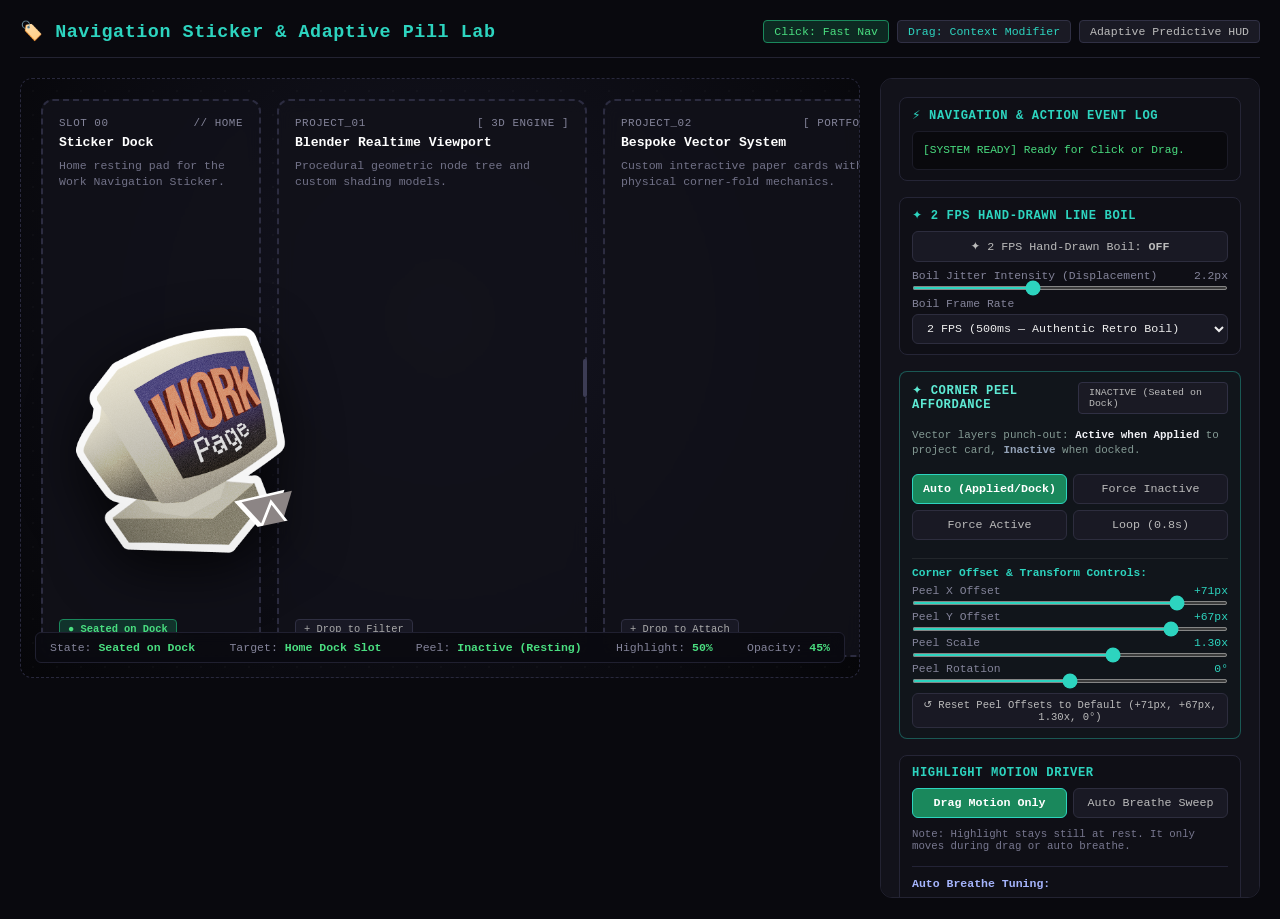
<file: svg/animationtest/sticker-peel-sim.html>
<!DOCTYPE html>
<html lang="en">
<head>
  <meta charset="UTF-8">
  <meta name="viewport" content="width=device-width, initial-scale=1.0">
  <title>Interactive Navigation Sticker & Adaptive Pill Lab</title>
  <script src="https://cdnjs.cloudflare.com/ajax/libs/gsap/3.12.2/gsap.min.js"></script>
  <style>
    :root {
      --bg: #09090e;
      --card-bg: #12121a;
      --border: #232332;
      --accent: #1A885C; /* Signature card peel green */
      --accent-light: #2dd4bf;
      --text: #f0f0f8;
      --text-muted: #84849a;

      /* Specular & Gloss Dynamics */
      --diag-pos: 50%;
      --sheen-opacity: 0.45;
      --sheen-blend: overlay;
      --gloss-angle: -140deg;
      --gloss-tint: 255, 255, 255;

      /* Physical Positioning */
      --sticker-shadow-y: 16px;
      --sticker-shadow-blur: 28px;
      --sticker-shadow-opacity: 0.72;

      /* Corner Peel Affordance Offset & Dynamics */
      --peel-x: 71px;
      --peel-y: 67px;
      --peel-scale: 1.3;
      --peel-rotate: 0deg;
    }

    * { box-sizing: border-box; margin: 0; padding: 0; }

    body {
      background: var(--bg);
      color: var(--text);
      font-family: 'Departure Mono', monospace, system-ui, sans-serif;
      min-height: 100vh;
      display: flex;
      flex-direction: column;
      padding: 20px;
      gap: 20px;
      overflow-x: hidden;
      user-select: none;
      -webkit-user-select: none;
    }

    header {
      display: flex;
      justify-content: space-between;
      align-items: center;
      flex-wrap: wrap;
      gap: 12px;
      border-bottom: 1px solid var(--border);
      padding-bottom: 14px;
    }

    h1 {
      font-size: 1.15rem;
      color: var(--accent-light);
      display: flex;
      align-items: center;
      gap: 10px;
      letter-spacing: 0.03em;
    }

    .badge {
      font-size: 0.72rem;
      padding: 4px 10px;
      border-radius: 4px;
      background: #1a1a24;
      border: 1px solid #303044;
      color: #bbb;
    }

    .badge-green {
      background: rgba(26, 136, 92, 0.25);
      border-color: #1A885C;
      color: #4ade80;
    }

    /* Showcase Layout */
    .showcase-stage {
      display: grid;
      grid-template-columns: 1fr 380px;
      gap: 20px;
      align-items: start;
    }

    @media (max-width: 1040px) {
      .showcase-stage {
        grid-template-columns: 1fr;
      }
    }

    /* The Workbench Canvas */
    .stage-canvas {
      height: 600px;
      background: 
        radial-gradient(circle at 50% 50%, rgba(255,255,255,0.02) 1px, transparent 1px) 0 0/24px 24px,
        radial-gradient(circle at 50% 40%, #151522 0%, #060609 100%);
      border: 1px dashed #28283c;
      border-radius: 12px;
      position: relative;
      overflow: hidden;
      touch-action: none;
      display: flex;
      flex-direction: column;
    }

    /* Workbench Target Zones Layout */
    .workbench-grid {
      position: absolute;
      inset: 20px;
      display: flex;
      gap: 16px;
      pointer-events: none;
      align-items: stretch;
    }

    /* Target Drop Card (Base Styling) */
    .drop-target-card {
      background: rgba(18, 18, 26, 0.85);
      border: 2px dashed #2c2c40;
      border-radius: 12px;
      padding: 16px;
      display: flex;
      flex-direction: column;
      justify-content: space-between;
      transition: border-color 0.22s cubic-bezier(0.16, 1, 0.3, 1), background 0.22s, box-shadow 0.22s;
      pointer-events: auto;
      backdrop-filter: blur(8px);
      position: relative;
    }

    .drop-target-card.dock-slot {
      width: 220px;
      flex-shrink: 0;
    }

    .drop-target-card.project-card {
      width: var(--card-width, 310px);
      flex-shrink: 0;
    }

    /* Card Resize Handle */
    .card-resize-handle {
      position: absolute;
      top: 0;
      right: -8px;
      width: 16px;
      height: 100%;
      cursor: ew-resize;
      display: flex;
      align-items: center;
      justify-content: center;
      z-index: 25;
      touch-action: none;
    }

    .handle-grip {
      width: 4px;
      height: 38px;
      border-radius: 3px;
      background: #3c3c54;
      transition: all 0.15s ease;
    }

    .card-resize-handle:hover .handle-grip,
    .card-resize-handle.is-resizing .handle-grip {
      background: var(--accent-light);
      box-shadow: 0 0 10px var(--accent-light);
      height: 52px;
      width: 5px;
    }

    .drop-target-card.highlight-hover {
      border-color: var(--accent-light);
      background: rgba(45, 212, 191, 0.08);
      transform: translateY(-3px);
      box-shadow: 0 12px 28px rgba(45, 212, 191, 0.15);
    }

    .drop-target-card.dock-slot.highlight-hover {
      border-color: var(--accent);
      background: rgba(26, 136, 92, 0.12);
      box-shadow: 0 12px 28px rgba(26, 136, 92, 0.2);
    }

    .target-tag {
      font-size: 0.68rem;
      letter-spacing: 0.05em;
      color: var(--text-muted);
      display: flex;
      justify-content: space-between;
      align-items: center;
    }

    .target-title {
      font-size: 0.82rem;
      color: #fff;
      font-weight: 700;
      margin-top: 6px;
    }

    .target-desc {
      font-size: 0.72rem;
      color: #727288;
      line-height: 1.4;
      margin-top: 8px;
    }

    .target-status-badge {
      display: inline-block;
      font-size: 0.65rem;
      padding: 3px 8px;
      border-radius: 4px;
      background: #181824;
      border: 1px solid #2f2f42;
      color: #aaa;
      margin-top: 10px;
      width: fit-content;
      transition: all 0.2s ease;
    }

    .target-status-badge.applied {
      background: rgba(26, 136, 92, 0.3);
      border-color: #1A885C;
      color: #4ade80;
      font-weight: 700;
    }

    /* Portal Zone (Navigation Trigger) */
    .portal-zone {
      border-color: #3b2854;
      background: rgba(28, 18, 42, 0.7);
    }
    .portal-zone.highlight-hover {
      border-color: #c084fc;
      background: rgba(192, 132, 252, 0.12);
      box-shadow: 0 12px 28px rgba(192, 132, 252, 0.2);
    }

    /* ----------------------------------------------------
       THE DRAGGABLE STICKER (SEPARATED COORDINATE ROOTS)
       sticker-root: ONLY receives translate3d(X, Y)
       sticker-body: ONLY receives scale, hover, settle
       ---------------------------------------------------- */
    .sticker-root {
      position: absolute;
      width: 220px;
      height: 230px; /* Scaled down slightly to fit canvas gracefully */
      top: 60px;
      left: 30px;
      cursor: grab;
      touch-action: none;
      will-change: transform;
      z-index: 50;
    }

    .sticker-root:active,
    body.is-dragging .sticker-root {
      cursor: grabbing !important;
    }

    .sticker-body {
      position: absolute;
      inset: 0;
      width: 100%;
      height: 100%;
      transform-origin: center center;
      transition: transform 0.15s ease-out;
      will-change: transform;
    }

    .sticker-root:hover .sticker-body {
      transform: translateY(-4px) scale(1.02);
    }

    body.is-dragging .sticker-root .sticker-body {
      transform: scale(1.06);
    }

    /* Drop Shadow Container */
    .sticker-shadow-wrap {
      position: absolute;
      inset: 0;
      width: 100%;
      height: 100%;
      pointer-events: none;
      filter: drop-shadow(0 var(--sticker-shadow-y) var(--sticker-shadow-blur) rgba(0, 0, 0, var(--sticker-shadow-opacity)));
    }

    /* Sticker Art Wrapper (Supports 2 FPS Organic Boil) */
    .sticker-art-wrap {
      position: absolute;
      inset: 0;
      width: 100%;
      height: 100%;
      pointer-events: none;
      transform-origin: center center;
    }

    .sticker-art-wrap.has-boil {
      filter: url(#stickerBoilFilter);
    }

    /* CRT Monitor Base PNG */
    .sticker-base-png {
      position: absolute;
      inset: 0;
      width: 100%;
      height: 100%;
      object-fit: contain;
      pointer-events: none;
    }

    /* Masked Specular Glossy Highlight Layer */
    .sticker-highlight-layer {
      position: absolute;
      inset: 0;
      width: 100%;
      height: 100%;
      pointer-events: none;

      -webkit-mask-image: url('../workstickerpng.png');
      mask-image: url('../workstickerpng.png');
      -webkit-mask-size: contain;
      mask-size: contain;
      -webkit-mask-repeat: no-repeat;
      mask-repeat: no-repeat;
      -webkit-mask-position: center;
      mask-position: center;

      mix-blend-mode: var(--sheen-blend, screen);
      opacity: var(--sheen-opacity, 0.95);
      transition: opacity 0.12s ease-out;
    }

    /* Ambient Gloss Resin Dome (Clear-coat depth) */
    .sticker-gloss-dome {
      position: absolute;
      inset: 0;
      width: 100%;
      height: 100%;
      background: radial-gradient(ellipse 95% 75% at 50% 18%, rgba(255, 255, 255, 0.24) 0%, rgba(255, 255, 255, 0.05) 45%, transparent 75%);
      pointer-events: none;
      mix-blend-mode: screen;
      opacity: 0.85;
    }

    /* Dynamic Gloss Specular Glint (Sweeps on motion/tilt) */
    .sticker-gloss-glint {
      position: absolute;
      inset: -60%;
      width: 220%;
      height: 220%;
      pointer-events: none;
      will-change: background;
    }

    /* ----------------------------------------------------
       CORNER PEEL AFFORDANCE & VECTOR PUNCH-OUT
       - Punch-Out: Pure black #000000 mask punches out underlying vector layers
       - Trajectory: Exact original trajectory (+7.145px X, +45.276px Y)
       - States: Inactive (0% flat), Active (100% peel), Loop (0.8s)
       - Dynamic Offsets: Parametric translate, scale, and rotate
       ---------------------------------------------------- */
    .sticker-peel-overlay {
      position: absolute;
      inset: 0;
      width: 100%;
      height: 100%;
      pointer-events: none;
      overflow: visible;
      transform: translate(var(--peel-x), var(--peel-y)) scale(var(--peel-scale)) rotate(var(--peel-rotate));
      transform-origin: 200px 240px;
      z-index: 10;
    }

    .peel-svg {
      position: absolute;
      inset: 0;
      width: 100%;
      height: 100%;
      overflow: visible;
    }

    /* Keyframes for Continuous Loop Mode */
    @keyframes kf_sim_peel_trans {
      0%, 4.68% {
        transform: translate(246.888px, 210.66px) rotate(111.625deg);
        animation-timing-function: cubic-bezier(0, 0.274, 0.58, 1);
      }
      91.63%, 100% {
        transform: translate(254.033px, 255.936px) rotate(111.625deg);
      }
    }
    @keyframes kf_sim_peel_fill {
      0%, 4.68% { fill: #8C8585; animation-timing-function: cubic-bezier(0.5, 0, 0.5, 1); }
      91.63%, 100% { fill: #000000; }
    }
    @keyframes kf_sim_main_fill {
      0%, 4.68% { fill: #8C8585; animation-timing-function: cubic-bezier(0.5, 0, 0.5, 1); }
      91.63%, 100% { fill: #000000; }
    }
    @keyframes kf_sim_mask_trans {
      0%, 4.68% {
        transform: translate(148.874px, 226.758px) rotate(-10.7228deg);
        animation-timing-function: cubic-bezier(0, 0.274, 0.58, 1);
      }
      91.63%, 100% {
        transform: translate(153.703px, 245.503px) rotate(-10.7228deg);
      }
    }

    /* BASE RESTING (FRAME 0) DEFAULTS */
    .peel-flap-path {
      transform-box: view-box;
      transform-origin: 0 0;
      transform: translate(246.888px, 210.66px) rotate(111.625deg);
      fill: #8C8585;
      transition: transform 0.38s cubic-bezier(0, 0.274, 0.58, 1), fill 0.32s cubic-bezier(0.5, 0, 0.5, 1);
    }
    .peel-mask-path {
      transform-box: view-box;
      transform-origin: 0 0;
      transform: translate(148.874px, 226.758px) rotate(-10.7228deg);
      fill: #000000;
      transition: transform 0.38s cubic-bezier(0, 0.274, 0.58, 1);
    }
    .peel-main-path {
      fill: #8C8585;
      transition: fill 0.32s cubic-bezier(0.5, 0, 0.5, 1);
    }

    /* 1. INACTIVE STATE (Frame 0: Resting flat) */
    .peel-state-inactive .peel-main-path {
      animation: none !important;
      fill: #8C8585 !important;
    }
    .peel-state-inactive .peel-flap-path {
      animation: none !important;
      transform: translate(246.888px, 210.66px) rotate(111.625deg) !important;
      fill: #8C8585 !important;
      transform-origin: 0 0;
    }
    .peel-state-inactive .peel-mask-path {
      animation: none !important;
      transform: translate(148.874px, 226.758px) rotate(-10.7228deg) !important;
      fill: #000000 !important; /* Pure black -> 100% clean punchout */
      transform-origin: 0 0;
    }

    /* 2. ACTIVE STATE (100% Peeled when Applied to Card) */
    .peel-state-active .peel-main-path {
      animation: none !important;
      fill: #000000 !important;
      transition: fill 0.32s cubic-bezier(0.5, 0, 0.5, 1);
    }
    .peel-state-active .peel-flap-path {
      animation: none !important;
      transform: translate(254.033px, 255.936px) rotate(111.625deg) !important;
      fill: #000000 !important;
      transform-origin: 0 0;
      transition: transform 0.38s cubic-bezier(0, 0.274, 0.58, 1), fill 0.32s cubic-bezier(0.5, 0, 0.5, 1);
    }
    .peel-state-active .peel-mask-path {
      animation: none !important;
      transform: translate(153.703px, 245.503px) rotate(-10.7228deg) !important;
      fill: #000000 !important;
      transform-origin: 0 0;
      transition: transform 0.38s cubic-bezier(0, 0.274, 0.58, 1);
    }

    /* 3. LOOP STATE (Continuous 0.8s Animation) */
    .peel-state-loop .peel-main-path {
      animation: kf_sim_main_fill 0.8s linear infinite !important;
    }
    .peel-state-loop .peel-flap-path {
      transform-origin: 0 0;
      animation: kf_sim_peel_trans 0.8s linear infinite, kf_sim_peel_fill 0.8s linear infinite !important;
    }
    .peel-state-loop .peel-mask-path {
      transform-origin: 0 0;
      animation: kf_sim_mask_trans 0.8s linear infinite !important;
      fill: #000000 !important;
    }

    .badge-shape {
      background: rgba(16, 185, 129, 0.15);
      border: 1px solid rgba(16, 185, 129, 0.35);
      color: #34d399;
      font-size: 0.65rem;
      font-weight: 700;
      padding: 2px 7px;
      border-radius: 4px;
      display: inline-flex;
      align-items: center;
      gap: 4px;
      letter-spacing: 0.04em;
    }

    .badge-fill {
      background: rgba(6, 182, 212, 0.15);
      border: 1px solid rgba(6, 182, 212, 0.35);
      color: #22d3ee;
      font-size: 0.65rem;
      font-weight: 700;
      padding: 2px 7px;
      border-radius: 4px;
      display: inline-flex;
      align-items: center;
      gap: 4px;
      letter-spacing: 0.04em;
    }

    .badge-motion {
      background: rgba(245, 158, 11, 0.15);
      border: 1px solid rgba(245, 158, 11, 0.35);
      color: #fbbf24;
      font-size: 0.65rem;
      font-weight: 700;
      padding: 2px 7px;
      border-radius: 4px;
      display: inline-flex;
      align-items: center;
      gap: 4px;
      letter-spacing: 0.04em;
    }

    /* ----------------------------------------------------
       THE ADAPTIVE FLOATING PILL (LIVE PREDICTIVE HUD)
       - Solid black fill (#000000)
       - Zero outlines, zero drop shadows, zero glows
       - Smooth animating width on dynamic text changes
       ---------------------------------------------------- */
    .adaptive-pill {
      position: absolute;
      top: -38px;
      left: 50%;
      transform: translateX(-50%) translateY(4px);
      background: #000000 !important;
      color: #ffffff !important;
      border: none !important;
      outline: none !important;
      border-radius: 9999px;
      padding: 6px 14px;
      font-size: 0.68rem;
      font-weight: 600;
      letter-spacing: 0.04em;
      white-space: nowrap;
      pointer-events: none;
      display: inline-flex;
      align-items: center;
      justify-content: center;
      gap: 7px;
      opacity: 0;
      box-shadow: none !important;
      z-index: 100;
      overflow: hidden;
      box-sizing: border-box;
      interpolate-size: allow-keywords;
      transition: width 0.22s cubic-bezier(0.16, 1, 0.3, 1), opacity 0.18s ease, transform 0.18s ease;
    }

    .sticker-root:hover .adaptive-pill,
    body.is-dragging .adaptive-pill {
      opacity: 1;
      transform: translateX(-50%) translateY(0px);
    }

    /* Pill Modifier States: Solid Black Fill, Crisp White Text, Zero Outlines or Glows */
    .adaptive-pill.state-dock,
    .adaptive-pill.state-project,
    .adaptive-pill.state-portal,
    .adaptive-pill.state-click {
      background: #000000 !important;
      color: #ffffff !important;
      border: none !important;
      outline: none !important;
      box-shadow: none !important;
    }

    .pill-icon {
      font-size: 0.72rem;
      color: #ffffff !important;
    }

    #pillText {
      color: #ffffff !important;
      font-weight: 600;
    }

    /* HUD Bar */
    .stage-hud {
      position: absolute;
      bottom: 14px;
      left: 14px;
      right: 14px;
      display: flex;
      justify-content: space-between;
      align-items: center;
      font-size: 0.72rem;
      color: var(--text-muted);
      background: rgba(10, 10, 16, 0.94);
      backdrop-filter: blur(8px);
      padding: 8px 14px;
      border-radius: 6px;
      border: 1px solid #202030;
      flex-wrap: wrap;
      gap: 8px;
      z-index: 20;
    }

    .hud-val {
      color: #4ade80;
      font-weight: 700;
    }

    /* Control Panel */
    .control-panel {
      background: var(--card-bg);
      border: 1px solid var(--border);
      border-radius: 12px;
      padding: 18px;
      display: flex;
      flex-direction: column;
      gap: 16px;
      max-height: 820px;
      overflow-y: auto;
    }

    .panel-section-title {
      font-size: 0.76rem;
      font-weight: 700;
      color: var(--accent-light);
      text-transform: uppercase;
      letter-spacing: 0.05em;
      display: flex;
      align-items: center;
      gap: 6px;
    }

    .toggle-card-box {
      background: #0f0f16;
      border: 1px solid #252536;
      border-radius: 8px;
      padding: 10px 12px;
      display: flex;
      flex-direction: column;
      gap: 8px;
    }

    .toggle-row {
      display: grid;
      grid-template-columns: 1fr 1fr;
      gap: 6px;
    }

    .toggle-row-4 {
      display: grid;
      grid-template-columns: repeat(4, 1fr);
      gap: 4px;
    }

    .btn {
      background: #191924;
      border: 1px solid #2d2d3e;
      color: #bbb;
      padding: 7px 8px;
      border-radius: 6px;
      font-size: 0.73rem;
      font-family: inherit;
      cursor: pointer;
      transition: all 0.15s ease;
      text-align: center;
    }

    .btn:hover {
      background: #222230;
      border-color: #44445c;
      color: #fff;
    }

    .btn.active {
      background: var(--accent);
      border-color: var(--accent-light);
      color: #fff;
      font-weight: 700;
    }

    .btn-block {
      width: 100%;
    }

    .slider-row {
      display: flex;
      flex-direction: column;
      gap: 4px;
    }

    .slider-label {
      display: flex;
      justify-content: space-between;
      font-size: 0.71rem;
      color: var(--text-muted);
    }

    input[type="range"] {
      width: 100%;
      height: 4px;
      background: #242434;
      border-radius: 2px;
      accent-color: var(--accent-light);
      cursor: pointer;
    }

    select {
      background: #191924;
      border: 1px solid #2d2d3e;
      color: #eee;
      padding: 6px 10px;
      border-radius: 6px;
      font-size: 0.73rem;
      font-family: inherit;
      cursor: pointer;
      width: 100%;
    }

    /* Virtual Gyro Puck */
    .virtual-gyro-box {
      background: #0d0d12;
      border: 1px solid #20202e;
      border-radius: 8px;
      padding: 10px;
      display: flex;
      flex-direction: column;
      gap: 8px;
      align-items: center;
    }

    .gyro-puck-track {
      width: 96px;
      height: 96px;
      border-radius: 50%;
      background: radial-gradient(circle at 50% 50%, #1a1a26 0%, #08080c 100%);
      border: 2px dashed #34344a;
      position: relative;
      cursor: crosshair;
    }

    .gyro-puck {
      position: absolute;
      width: 20px;
      height: 20px;
      border-radius: 50%;
      background: var(--accent);
      border: 2px solid #fff;
      top: 50%;
      left: 50%;
      transform: translate(-50%, -50%);
      box-shadow: 0 0 10px var(--accent);
      pointer-events: none;
    }

    /* Simulation Log */
    .action-log-box {
      background: #09090d;
      border: 1px solid #1c1c28;
      border-radius: 6px;
      padding: 10px;
      font-size: 0.7rem;
      color: #4ade80;
      line-height: 1.5;
      max-height: 90px;
      overflow-y: auto;
    }

    /* Interactive 2-Point Gradient Vector Pad */
    .gradient-pad-box {
      background: #0b0b12;
      border: 1px solid #252538;
      border-radius: 8px;
      padding: 10px;
      display: flex;
      flex-direction: column;
      gap: 8px;
      align-items: center;
      width: 100%;
    }

    .gradient-vector-canvas {
      width: 250px;
      height: 155px;
      background: radial-gradient(circle at 50% 50%, #151522 0%, #07070c 100%);
      border: 1px solid #323246;
      border-radius: 6px;
      position: relative;
      overflow: hidden;
      touch-action: none;
      user-select: none;
      -webkit-user-select: none;
      cursor: crosshair;
    }

    .grad-pad-svg {
      position: absolute;
      inset: 0;
      width: 100%;
      height: 100%;
      pointer-events: none;
    }

    .grad-handle {
      position: absolute;
      width: 20px;
      height: 20px;
      border-radius: 50%;
      transform: translate(-50%, -50%);
      cursor: grab;
      display: flex;
      align-items: center;
      justify-content: center;
      font-size: 0.65rem;
      font-weight: 700;
      box-shadow: 0 0 12px rgba(0,0,0,0.9);
      z-index: 10;
      user-select: none;
      touch-action: none;
    }

    .grad-handle:active {
      cursor: grabbing !important;
    }

    .grad-handle.handle-p1 {
      background: #2dd4bf;
      color: #042f2e;
      border: 2px solid #fff;
    }

    .grad-handle.handle-p2 {
      background: #c084fc;
      color: #3b0764;
      border: 2px solid #fff;
    }

    .coord-grid-2 {
      display: grid;
      grid-template-columns: 1fr 1fr;
      gap: 8px;
      width: 100%;
    }
  </style>
</head>
<body>

  <!-- HEADER -->
  <header>
    <h1>
      <span>🏷️ Navigation Sticker & Adaptive Pill Lab</span>
    </h1>
    <div style="display: flex; gap: 8px; flex-wrap: wrap;">
      <span class="badge badge-green">Click: Fast Nav</span>
      <span class="badge" style="color: #2dd4bf;">Drag: Context Modifier</span>
      <span class="badge">Adaptive Predictive HUD</span>
    </div>
  </header>

  <!-- RETRO 2 FPS BOIL SVG DISPLACEMENT FILTER -->
  <svg style="position: absolute; width: 0; height: 0; pointer-events: none; overflow: hidden;" aria-hidden="true">
    <defs>
      <filter id="stickerBoilFilter" x="-20%" y="-20%" width="140%" height="140%">
        <feTurbulence id="boilTurbulence" type="fractalNoise" baseFrequency="0.038" numOctaves="2" seed="1" result="noise" />
        <feDisplacementMap id="boilDisplacement" in="SourceGraphic" in2="noise" scale="2.2" xChannelSelector="R" yChannelSelector="G" />
      </filter>
    </defs>
  </svg>

  <!-- SHOWCASE STAGE -->
  <div class="showcase-stage">

    <!-- LEFT: WORKBENCH CANVAS -->
    <div class="stage-canvas" id="canvasArea">
      
      <!-- TARGET ZONES ON THE WORKBENCH -->
      <div class="workbench-grid" id="workbenchGrid">
        
        <!-- Target 1: Home Dock Slot -->
        <div class="drop-target-card dock-slot" id="targetDock" data-target="dock">
          <div>
            <div class="target-tag"><span>SLOT 00</span><span>// HOME</span></div>
            <div class="target-title">Sticker Dock</div>
            <div class="target-desc">Home resting pad for the Work Navigation Sticker.</div>
          </div>
          <div class="target-status-badge applied" id="badgeDock">● Seated on Dock</div>
        </div>

        <!-- Target 2: Project 01 Card -->
        <div class="drop-target-card project-card" id="targetPrj1" data-target="project1">
          <div>
            <div class="target-tag"><span>PROJECT_01</span><span>[ 3D ENGINE ]</span></div>
            <div class="target-title">Blender Realtime Viewport</div>
            <div class="target-desc">Procedural geometric node tree and custom shading models.</div>
          </div>
          <div class="target-status-badge" id="badgePrj1">+ Drop to Filter</div>

          <!-- Interactive Card Edge Resize Handle -->
          <div class="card-resize-handle" id="resizeHandlePrj1" title="Drag to resize card width">
            <div class="handle-grip"></div>
          </div>
        </div>

        <!-- Target 3: Project 02 Card -->
        <div class="drop-target-card project-card" id="targetPrj2" data-target="project2">
          <div>
            <div class="target-tag"><span>PROJECT_02</span><span>[ PORTFOLIO ]</span></div>
            <div class="target-title">Bespoke Vector System</div>
            <div class="target-desc">Custom interactive paper cards with physical corner-fold mechanics.</div>
          </div>
          <div class="target-status-badge" id="badgePrj2">+ Drop to Attach</div>

          <!-- Interactive Card Edge Resize Handle -->
          <div class="card-resize-handle" id="resizeHandlePrj2" title="Drag to resize card width">
            <div class="handle-grip"></div>
          </div>
        </div>

      </div>

      <!-- THE DRAGGABLE STICKER -->
      <div class="sticker-root" id="stickerRoot">
        
        <!-- THE ADAPTIVE FLOATING PILL -->
        <div class="adaptive-pill" id="adaptivePill">
          <span class="pill-icon" id="pillIcon">✦</span>
          <span id="pillText">CLICK: NAVIGATE HOME | DRAG TO APPLY</span>
        </div>

        <!-- Body Container (Handles Scale & Lift Bounce) -->
        <div class="sticker-body" id="stickerBody">
          
          <div class="sticker-shadow-wrap">
            <!-- Sticker Art Layer (Applies 2 FPS Hand-Drawn Boil) -->
            <div class="sticker-art-wrap" id="stickerArtWrap">
              <!-- CRT Monitor Base Art -->
              <img class="sticker-base-png" src="../workstickerpng.png" alt="CRT Work Sticker">

              <!-- Masked Specular Glossy Layer (Authentic Clear-Coat Resin + Moving Specular Glint) -->
              <div class="sticker-highlight-layer" id="highlightLayer">
                <div class="sticker-gloss-dome" id="stickerGlossDome"></div>
                <div class="sticker-gloss-glint" id="stickerGlossGlint"></div>
              </div>

              <!-- Corner Peel Affordance Overlay (Card 2: Vector Layers Punch-Out) -->
              <div class="sticker-peel-overlay peel-state-inactive" id="stickerPeelOverlay">
                <svg class="peel-svg" id="peelSvg" viewBox="0 0 305 317" preserveAspectRatio="none">
                  <defs>
                    <!-- Punch-Out Mask: Pure black (#000000) punches out vector layers below into clean transparency! -->
                    <mask id="stickerPeelMask" maskUnits="userSpaceOnUse" x="0" y="0" width="305" height="317">
                      <rect width="100%" height="100%" fill="white" />
                      <path id="stickerMaskInverseClip" class="peel-mask-path" transform="translate(148.874 226.758) rotate(-10.7228)" d="M32.3323 0.929956L81.3395 0L109.556 65.0203L0 66.9418L32.3323 0.929956Z" fill="#000000" />
                    </mask>
                  </defs>

                  <!-- Vector layers below it, masked by the punch-out mask! -->
                  <g id="stickerPeelVectorGroup" mask="url(#stickerPeelMask)">
                    <!-- 1. White Underside Border -->
                    <path id="stickerPeelBg" transform="translate(151.867 223.861) rotate(-72.9716)" d="M31.7876 0L59.3165 47.6814H4.25873L31.7876 0Z" fill="white"/>

                    <!-- 2. Dark Adhesive Underside -->
                    <path id="stickerPeelMain" class="peel-main-path" transform="translate(159.813 224.784) rotate(-72.9716)" d="M31.7876 0L59.3165 47.6814H4.25873L31.7876 0Z" fill="#8C8585"/>

                    <!-- 3. Folded Flap (Peel) with original motion trajectory -->
                    <path id="stickerPeelFlap" class="peel-flap-path" transform="translate(246.888 210.66) rotate(111.625)" d="M33.0869 -0.75L60.6152 46.9316L61.915 49.1816H1.66113L2.95996 46.9316L30.4883 -0.75L31.7881 -3L33.0869 -0.75Z" fill="#8C8585" stroke="white" stroke-width="3"/>
                  </g>
                </svg>
              </div>

            </div>
          </div>

        </div>

      </div>

      <!-- HUD Telemetry -->
      <div class="stage-hud">
        <span>State: <span id="stickerStateReadout" class="hud-val">Seated on Dock</span></span>
        <span>Target: <span id="targetReadout" class="hud-val">Dock (Home)</span></span>
        <span>Peel: <span id="peelStateReadout" class="hud-val">Inactive (Resting)</span></span>
        <span>Highlight: <span id="sheenPosReadout" class="hud-val">50%</span></span>
        <span>Opacity: <span id="opacityReadout" class="hud-val">85%</span></span>
      </div>
    </div>

    <!-- RIGHT: CONTROLS & TEST PANEL -->
    <div class="control-panel">
      
      <!-- 1. NAVIGATION TEST LOG -->
      <div class="toggle-card-box">
        <div class="panel-section-title">⚡ Navigation & Action Event Log</div>
        <div class="action-log-box" id="actionLog">
          <div>[SYSTEM READY] Ready for Click or Drag.</div>
        </div>
      </div>

      <!-- 2. HAND-DRAWN BOIL EFFECT (2 FPS) -->
      <div class="toggle-card-box">
        <div class="panel-section-title">✦ 2 FPS Hand-Drawn Line Boil</div>
        <button class="btn btn-block" id="btnToggleBoil" onclick="toggleBoil()">
          ✦ 2 FPS Hand-Drawn Boil: <b>OFF</b>
        </button>

        <div class="slider-row">
          <div class="slider-label">
            <span>Boil Jitter Intensity (Displacement)</span>
            <span id="lblBoilScale">2.2px</span>
          </div>
          <input type="range" id="slBoilScale" min="0.5" max="5.0" step="0.1" value="2.2">
        </div>

        <div class="slider-row">
          <div class="slider-label">
            <span>Boil Frame Rate</span>
          </div>
          <select id="selBoilFps">
            <option value="500" selected>2 FPS (500ms — Authentic Retro Boil)</option>
            <option value="1000">1 FPS (1000ms — Low Frequency Paper Shift)</option>
            <option value="333">3 FPS (333ms — Medium Jitter)</option>
            <option value="250">4 FPS (250ms — Energetic Cell Wobble)</option>
          </select>
        </div>
      </div>

      <!-- 2.5. CORNER PEEL AFFORDANCE & VECTOR PUNCH-OUT CONTROLS -->
      <div class="toggle-card-box" style="border: 1px solid rgba(45, 212, 191, 0.35); background: rgba(18, 24, 28, 0.65);">
        <div style="display: flex; justify-content: space-between; align-items: center; margin-bottom: 6px;">
          <div class="panel-section-title" style="margin: 0; color: #5eead4;">✦ Corner Peel Affordance</div>
          <span class="badge" id="peelStateBadge" style="font-size: 0.62rem;">INACTIVE (Seated on Dock)</span>
        </div>
        <div style="font-size: 0.68rem; color: #849a94; line-height: 1.4; margin-bottom: 8px;">
          Vector layers punch-out: <b style="color: #f1f1f6;">Active when Applied</b> to project card, <b style="color: #94a3b8;">Inactive</b> when docked.
        </div>

        <!-- Mode Buttons -->
        <div class="toggle-row" style="margin-bottom: 10px;">
          <button class="btn active" id="btnPeelAuto" data-mode="auto" onclick="setPeelMode('auto')">Auto (Applied/Dock)</button>
          <button class="btn" id="btnPeelInactive" data-mode="inactive" onclick="setPeelMode('inactive')">Force Inactive</button>
          <button class="btn" id="btnPeelActive" data-mode="active" onclick="setPeelMode('active')">Force Active</button>
          <button class="btn" id="btnPeelLoop" data-mode="loop" onclick="setPeelMode('loop')">Loop (0.8s)</button>
        </div>

        <!-- Parametric Offset Controls -->
        <div style="border-top: 1px solid rgba(255,255,255,0.07); padding-top: 8px; display: flex; flex-direction: column; gap: 6px;">
          <div style="font-size: 0.7rem; color: #2dd4bf; font-weight: 700;">Corner Offset & Transform Controls:</div>

          <!-- X Offset -->
          <div class="slider-row">
            <div class="slider-label">
              <span>Peel X Offset</span>
              <span id="lblPeelX" style="color: #2dd4bf;">+71px</span>
            </div>
            <input type="range" id="slPeelX" min="-100" max="100" step="1" value="71">
          </div>

          <!-- Y Offset -->
          <div class="slider-row">
            <div class="slider-label">
              <span>Peel Y Offset</span>
              <span id="lblPeelY" style="color: #2dd4bf;">+67px</span>
            </div>
            <input type="range" id="slPeelY" min="-100" max="100" step="1" value="67">
          </div>

          <!-- Scale -->
          <div class="slider-row">
            <div class="slider-label">
              <span>Peel Scale</span>
              <span id="lblPeelScale" style="color: #2dd4bf;">1.30x</span>
            </div>
            <input type="range" id="slPeelScale" min="0.4" max="1.8" step="0.05" value="1.3">
          </div>

          <!-- Rotation -->
          <div class="slider-row">
            <div class="slider-label">
              <span>Peel Rotation</span>
              <span id="lblPeelRot" style="color: #2dd4bf;">0°</span>
            </div>
            <input type="range" id="slPeelRot" min="-45" max="45" step="1" value="0">
          </div>

          <!-- Reset Button -->
          <button class="btn btn-block" style="font-size: 0.66rem; margin-top: 4px; padding: 4px;" onclick="resetPeelOffsets()">
            ↺ Reset Peel Offsets to Default (+71px, +67px, 1.30x, 0°)
          </button>
        </div>
      </div>

      <!-- 3. MOTION DRIVERS & AUTO BREATHE TUNING -->
      <div class="toggle-card-box">
        <div class="panel-section-title">Highlight Motion Driver</div>
        <div class="toggle-row">
          <button class="btn active" id="btnDriverDrag" onclick="setDriver('mouse')">Drag Motion Only</button>
          <button class="btn" id="btnDriverAuto" onclick="setDriver('auto')">Auto Breathe Sweep</button>
        </div>
        <div style="font-size: 0.67rem; color: #787890; margin-top: 2px;">
          Note: Highlight stays still at rest. It only moves during drag or auto breathe.
        </div>

        <div style="border-top: 1px solid #232336; padding-top: 10px; margin-top: 6px; display: flex; flex-direction: column; gap: 8px;">
          <div style="font-size: 0.72rem; color: #a5b4fc; font-weight: 700;">Auto Breathe Tuning:</div>
          
          <div class="slider-row">
            <div class="slider-label">
              <span>Breathe Sweep Duration</span>
              <span id="lblBreatheDuration">1.6s</span>
            </div>
            <input type="range" id="slBreatheDuration" min="0.4" max="4.0" step="0.1" value="1.6">
          </div>

          <div class="slider-row">
            <div class="slider-label">
              <span>Pause / Rest Delay</span>
              <span id="lblBreatheDelay">0.55s</span>
            </div>
            <input type="range" id="slBreatheDelay" min="0.0" max="3.0" step="0.05" value="0.55">
          </div>

          <div class="slider-row">
            <div class="slider-label">
              <span>Timing Curve / Ease</span>
            </div>
            <select id="selBreatheEase">
              <option value="power2.out" selected>power2.out (Fast initial sweep, smooth settle)</option>
              <option value="power3.out">power3.out (Pronounced deceleration)</option>
              <option value="sine.inOut">sine.inOut (Harmonic organic breathing wave)</option>
              <option value="power1.inOut">power1.inOut (Smooth continuous S-curve)</option>
              <option value="expo.out">expo.out (High-speed glint then slow drift)</option>
              <option value="linear">linear (Uniform constant velocity)</option>
              <option value="circ.out">circ.out (Sharp circular snap-glide)</option>
            </select>
          </div>
        </div>

        <button class="btn btn-block" id="btnRequestGyro" style="border-color: var(--accent); color: #fff; margin-top: 4px;" onclick="enableMobileGyro()">
          📱 Enable Mobile Gyroscope (Tilt Phone)
        </button>

        <!-- Desktop Virtual Gyroscope Joystick -->
        <div class="virtual-gyro-box" style="margin-top: 6px;">
          <div style="font-size: 0.7rem; color: #888;">Desktop Gyro Tilt Simulator:</div>
          <div class="gyro-puck-track" id="gyroTrack">
            <div class="gyro-puck" id="gyroPuck"></div>
          </div>
          <div style="font-size: 0.65rem; color: #666;">Drag puck to simulate phone tilt</div>
        </div>
      </div>

      <!-- 4. CARD X-SIZE & EDGE CLAMPING TEST -->
      <div class="toggle-card-box">
        <div class="panel-section-title">📐 Target Card X-Size (Width) Resize</div>
        <div class="slider-row">
          <div class="slider-label">
            <span>Project Card Width</span>
            <span id="lblCardWidth">310px</span>
          </div>
          <input type="range" id="slCardWidth" min="170" max="460" value="310">
        </div>
        <div class="toggle-row" style="margin-top: 2px;">
          <button class="btn" style="font-size: 0.65rem;" onclick="setCardWidthPreset(200)">200px (Narrow)</button>
          <button class="btn" style="font-size: 0.65rem;" onclick="setCardWidthPreset(310)">310px (Default)</button>
          <button class="btn" style="font-size: 0.65rem;" onclick="setCardWidthPreset(420)">420px (Wide)</button>
        </div>
        <div style="font-size: 0.67rem; color: #787890; line-height: 1.4; margin-top: 2px;">
          • Sticker sticks exactly where dropped (NO center snap, NO change in Y).<br>
          • Drag card edge or slider: edge pushes sticker only when touching its center!
        </div>
      </div>

      <!-- 5. DRAG RELEASE BEHAVIOR -->
      <div class="toggle-card-box">
        <div class="panel-section-title">Drag Release Behavior</div>
        <div class="toggle-row">
          <button class="btn active" id="btnSnapSpring" onclick="setDragBehavior('snap')">Snap to Nearest Target</button>
          <button class="btn" id="btnStayPlace" onclick="setDragBehavior('stay')">Stay Where Dropped</button>
        </div>
      </div>

      <!-- 6. GLOSSY VINYL STICKER SHEEN -->
      <div class="toggle-card-box">
        <div class="panel-section-title">✨ Glossy Vinyl Sticker Sheen</div>
        <div style="font-size: 0.68rem; color: #84849a; line-height: 1.4; margin-bottom: 6px;">
          Lustrous clear-coat resin finish with moving specular gloss glint.
        </div>

        <!-- Gloss Style Presets -->
        <div class="toggle-row" style="margin-bottom: 8px;">
          <button class="btn" id="btnGlossUltra" onclick="setGlossStyle('ultra')">✦ Ultra Gloss</button>
          <button class="btn" id="btnGlossResin" onclick="setGlossStyle('resin')">🔮 Epoxy Dome</button>
          <button class="btn active" id="btnGlossStudio" onclick="setGlossStyle('studio')">💡 Studio Bar</button>
          <button class="btn" id="btnGlossSubtle" onclick="setGlossStyle('subtle')">✨ Subtle Sheen</button>
        </div>

        <!-- Gloss Sweep Angle -->
        <div class="slider-row">
          <div class="slider-label">
            <span style="color: #2dd4bf; font-weight: 700;">Gloss Angle</span>
            <span id="lblGlossAngle">-140°</span>
          </div>
          <input type="range" id="slGlossAngle" min="-180" max="180" value="-140">
        </div>
        <div class="toggle-row-4" style="margin-top: -2px; margin-bottom: 6px;">
          <button class="btn" style="font-size: 0.63rem; padding: 3px;" onclick="setGlossAnglePreset(-140)">-140° Studio</button>
          <button class="btn" style="font-size: 0.63rem; padding: 3px;" onclick="setGlossAnglePreset(-155)">-155° Vintage</button>
          <button class="btn" style="font-size: 0.63rem; padding: 3px;" onclick="setGlossAnglePreset(-45)">-45° Diag</button>
          <button class="btn" style="font-size: 0.63rem; padding: 3px;" onclick="setGlossAnglePreset(0)">0° Vert</button>
        </div>

        <!-- Gloss Opacity -->
        <div class="slider-row">
          <div class="slider-label">
            <span>Gloss Specular Opacity</span>
            <span id="lblGlossOpacity">45%</span>
          </div>
          <input type="range" id="slOpacity" min="10" max="100" value="45">
        </div>

        <!-- Blend Mode -->
        <div class="slider-row" style="margin-top: 4px;">
          <div class="slider-label">
            <span>Blend Mode</span>
          </div>
          <select id="selBlend">
            <option value="overlay" selected>overlay (Soft In-Print Satin — Default)</option>
            <option value="screen">screen (Glass Specular Glare — Crisp & Luminous)</option>
            <option value="plus-lighter">plus-lighter (Hyper-Gloss Specular Glint)</option>
            <option value="color-dodge">color-dodge (Hologram Glint)</option>
          </select>
        </div>
      </div>

    </div>

  </div>

  <script>
    // ----------------------------------------------------
    // ELEMENT REFERENCES
    // ----------------------------------------------------
    const stickerRoot = document.getElementById('stickerRoot');
    const stickerBody = document.getElementById('stickerBody');
    const adaptivePill = document.getElementById('adaptivePill');
    const pillIcon = document.getElementById('pillIcon');
    const pillText = document.getElementById('pillText');
    const actionLog = document.getElementById('actionLog');
    const canvasArea = document.getElementById('canvasArea');

    // Targets
    const targetDock = document.getElementById('targetDock');
    const targetPrj1 = document.getElementById('targetPrj1');
    const targetPrj2 = document.getElementById('targetPrj2');
    const badgeDock = document.getElementById('badgeDock');
    const badgePrj1 = document.getElementById('badgePrj1');
    const badgePrj2 = document.getElementById('badgePrj2');

    // Readouts
    const stickerStateReadout = document.getElementById('stickerStateReadout');
    const targetReadout = document.getElementById('targetReadout');
    const sheenPosReadout = document.getElementById('sheenPosReadout');
    const opacityReadout = document.getElementById('opacityReadout');

    // Glossy Specular Highlight Layer
    const highlightLayer = document.getElementById('highlightLayer');
    const stickerGlossDome = document.getElementById('stickerGlossDome');
    const stickerGlossGlint = document.getElementById('stickerGlossGlint');
    const slGlossAngle = document.getElementById('slGlossAngle');
    const lblGlossAngle = document.getElementById('lblGlossAngle');
    const slOpacity = document.getElementById('slOpacity');
    const lblGlossOpacity = document.getElementById('lblGlossOpacity');
    const selBlend = document.getElementById('selBlend');

    // Controls & Elements
    const stickerArtWrap = document.getElementById('stickerArtWrap');
    const boilTurbulence = document.getElementById('boilTurbulence');
    const boilDisplacement = document.getElementById('boilDisplacement');
    const btnToggleBoil = document.getElementById('btnToggleBoil');
    const slBoilScale = document.getElementById('slBoilScale');
    const lblBoilScale = document.getElementById('lblBoilScale');
    const selBoilFps = document.getElementById('selBoilFps');

    // Card Resize Controls
    const slCardWidth = document.getElementById('slCardWidth');
    const lblCardWidth = document.getElementById('lblCardWidth');

    // Auto-Breathe Controls
    const slBreatheDuration = document.getElementById('slBreatheDuration');
    const lblBreatheDuration = document.getElementById('lblBreatheDuration');
    const slBreatheDelay = document.getElementById('slBreatheDelay');
    const lblBreatheDelay = document.getElementById('lblBreatheDelay');
    const selBreatheEase = document.getElementById('selBreatheEase');

    // State Variables
    let currentGlossStyle = 'studio'; // 'ultra', 'resin', 'studio', 'subtle'
    let glossAngle = -140;
    let baseOpacity = 0.45;
    let dragBehavior = 'snap';
    let currentDriver = 'mouse';
    let autoBreatheTimeline = null;
    let currentAppliedTarget = 'dock'; // 'dock', 'project1', 'project2', 'desk'

    // Corner Peel Affordance State & Offset References
    let peelModeSetting = 'auto'; // 'auto', 'inactive', 'active', 'loop'
    const stickerPeelOverlay = document.getElementById('stickerPeelOverlay');
    const peelStateBadge = document.getElementById('peelStateBadge');
    const peelStateReadout = document.getElementById('peelStateReadout');
    const slPeelX = document.getElementById('slPeelX');
    const slPeelY = document.getElementById('slPeelY');
    const slPeelScale = document.getElementById('slPeelScale');
    const slPeelRot = document.getElementById('slPeelRot');
    const lblPeelX = document.getElementById('lblPeelX');
    const lblPeelY = document.getElementById('lblPeelY');
    const lblPeelScale = document.getElementById('lblPeelScale');
    const lblPeelRot = document.getElementById('lblPeelRot');

    function updatePeelStateVisuals(isDragging = isDraggingMode) {
      if (!stickerPeelOverlay) return;

      let effectiveState = 'inactive';

      if (peelModeSetting === 'loop') {
        effectiveState = 'loop';
        if (peelStateBadge) {
          peelStateBadge.textContent = 'LOOPING (0.8s)';
          peelStateBadge.className = 'badge badge-green';
        }
        if (peelStateReadout) peelStateReadout.textContent = 'Looping Animation';
      } else if (peelModeSetting === 'active') {
        effectiveState = 'active';
        if (peelStateBadge) {
          peelStateBadge.textContent = 'ACTIVE (Forced 100%)';
          peelStateBadge.className = 'badge badge-green';
        }
        if (peelStateReadout) peelStateReadout.textContent = 'Active (100% Peeling)';
      } else if (peelModeSetting === 'inactive') {
        effectiveState = 'inactive';
        if (peelStateBadge) {
          peelStateBadge.textContent = 'INACTIVE (Forced 0%)';
          peelStateBadge.className = 'badge';
        }
        if (peelStateReadout) peelStateReadout.textContent = 'Inactive (Resting)';
      } else {
        // Auto Mode:
        // While dragging: ALWAYS INACTIVE!
        // When dropped: ACTIVE if applied to project1 or project2, INACTIVE otherwise
        if (isDragging) {
          effectiveState = 'inactive';
          if (peelStateBadge) {
            peelStateBadge.textContent = 'INACTIVE (Dragging / In Flight)';
            peelStateBadge.className = 'badge';
          }
          if (peelStateReadout) peelStateReadout.textContent = 'Inactive (In Flight)';
        } else {
          const isApplied = (currentAppliedTarget === 'project1' || currentAppliedTarget === 'project2');
          if (isApplied) {
            effectiveState = 'active';
            if (peelStateBadge) {
              const targetName = currentAppliedTarget === 'project1' ? 'PRJ_01' : 'PRJ_02';
              peelStateBadge.textContent = `ACTIVE (Applied: ${targetName})`;
              peelStateBadge.className = 'badge badge-green';
            }
            if (peelStateReadout) peelStateReadout.textContent = 'Active (Applied)';
          } else {
            effectiveState = 'inactive';
            if (peelStateBadge) {
              peelStateBadge.textContent = 'INACTIVE (Seated on Dock)';
              peelStateBadge.className = 'badge';
            }
            if (peelStateReadout) peelStateReadout.textContent = 'Inactive (Resting)';
          }
        }
      }

      stickerPeelOverlay.className = `sticker-peel-overlay peel-state-${effectiveState}`;
    }

    function setPeelMode(mode) {
      peelModeSetting = mode;
      ['btnPeelAuto', 'btnPeelInactive', 'btnPeelActive', 'btnPeelLoop'].forEach(id => {
        const btn = document.getElementById(id);
        if (btn) btn.classList.toggle('active', btn.dataset.mode === mode);
      });
      updatePeelStateVisuals();
      logAction(`PEEL MODE: ${mode.toUpperCase()} (Corner vector punch-out updated)`);
    }

    function updatePeelOffsets() {
      if (!slPeelX) return;
      const x = parseFloat(slPeelX.value);
      const y = parseFloat(slPeelY.value);
      const scale = parseFloat(slPeelScale.value);
      const rot = parseFloat(slPeelRot.value);

      document.documentElement.style.setProperty('--peel-x', `${x}px`);
      document.documentElement.style.setProperty('--peel-y', `${y}px`);
      document.documentElement.style.setProperty('--peel-scale', scale);
      document.documentElement.style.setProperty('--peel-rotate', `${rot}deg`);

      if (lblPeelX) lblPeelX.textContent = `${x > 0 ? '+' : ''}${x}px`;
      if (lblPeelY) lblPeelY.textContent = `${y > 0 ? '+' : ''}${y}px`;
      if (lblPeelScale) lblPeelScale.textContent = `${scale.toFixed(2)}x`;
      if (lblPeelRot) lblPeelRot.textContent = `${rot}°`;
    }

    function resetPeelOffsets() {
      if (!slPeelX) return;
      slPeelX.value = 71;
      slPeelY.value = 67;
      slPeelScale.value = 1.3;
      slPeelRot.value = 0;
      updatePeelOffsets();
      logAction('PEEL OFFSETS RESET: X: +71px, Y: +67px, Scale: 1.30x, Rotation: 0°');
    }

    let boilInterval = null;
    let isBoilActive = false;
    let boilSeed = 1;
    let lastNormX = 0;
    let lastNormY = 0;

    // Physical Sticking & Card Dimensions State
    let currentCardWidth = 310;
    let stuckCard = null;
    let stuckAnchorX = 0;
    let stuckAnchorY = 0;


    // Root Coordinates
    let currentX = 0;
    let currentY = 0;

    function logAction(msg) {
      const entry = document.createElement('div');
      entry.textContent = `> ${msg}`;
      actionLog.prepend(entry);
    }

    function updateRootPosition(x, y) {
      currentX = x;
      currentY = y;
      stickerRoot.style.transform = `translate3d(${x.toFixed(1)}px, ${y.toFixed(1)}px, 0px)`;
    }

    // ----------------------------------------------------
    // CARD X-SIZE RESIZE & EDGE-PUSH ENGINE
    // Sticker Y never changes; X moves only when edge hits center!
    // ----------------------------------------------------
    function updateCardWidth(newWidth) {
      currentCardWidth = Math.max(160, Math.min(480, newWidth));
      document.documentElement.style.setProperty('--card-width', `${currentCardWidth}px`);
      if (slCardWidth) slCardWidth.value = currentCardWidth;
      if (lblCardWidth) lblCardWidth.textContent = `${Math.round(currentCardWidth)}px`;

      handleCardResize();
    }

    function setCardWidthPreset(width) {
      updateCardWidth(width);
    }

    function handleCardResize() {
      if (!stuckCard) return;

      const canvasRect = canvasArea.getBoundingClientRect();
      const cardRect = stuckCard.getBoundingClientRect();
      
      const cardLeft = cardRect.left - canvasRect.left;
      const cardRight = cardLeft + cardRect.width;

      const stickerWidth = 220;
      const stickerCenterOffset = stickerWidth / 2; // 110px

      // "remain in place no chane in its y"
      currentY = stuckAnchorY;

      // Sticker stays at stuckAnchorX UNLESS edge touches its center:
      let targetX = stuckAnchorX;
      const stickerCenterX = targetX + stickerCenterOffset;

      // If card right edge shrinks past sticker center:
      if (cardRight < stickerCenterX) {
        // Edge touches its center and moves the sticker along with the edge
        targetX = cardRight - stickerCenterOffset;
      }

      // If card left edge moves past sticker center:
      if (cardLeft > stickerCenterX) {
        targetX = cardLeft - stickerCenterOffset;
      }

      currentX = targetX;
      updateRootPosition(currentX, currentY);
    }

    function initCardResizeHandles() {
      const handles = [document.getElementById('resizeHandlePrj1'), document.getElementById('resizeHandlePrj2')];
      handles.forEach(handle => {
        if (!handle) return;
        let isResizing = false;
        let startX = 0;
        let startWidth = 310;

        handle.addEventListener('pointerdown', (e) => {
          e.stopPropagation();
          isResizing = true;
          handle.classList.add('is-resizing');
          try { handle.setPointerCapture(e.pointerId); } catch(err) {}
          startX = e.clientX;
          startWidth = currentCardWidth;

          function onMove(ev) {
            if (!isResizing) return;
            const dx = ev.clientX - startX;
            updateCardWidth(startWidth + dx);
          }

          function onUp(ev) {
            if (!isResizing) return;
            isResizing = false;
            handle.classList.remove('is-resizing');
            try { handle.releasePointerCapture(ev.pointerId); } catch(err) {}
            window.removeEventListener('pointermove', onMove);
            window.removeEventListener('pointerup', onUp);
            window.removeEventListener('pointercancel', onUp);
          }

          window.addEventListener('pointermove', onMove);
          window.addEventListener('pointerup', onUp);
          window.addEventListener('pointercancel', onUp);
        });
      });
    }

    if (slCardWidth) {
      slCardWidth.addEventListener('input', () => {
        updateCardWidth(parseFloat(slCardWidth.value));
      });
    }

    // ----------------------------------------------------
    // 2 FPS HAND-DRAWN BOIL ENGINE
    // ----------------------------------------------------
    function toggleBoil() {
      setBoil(!isBoilActive);
    }

    function setBoil(enabled) {
      isBoilActive = enabled;
      if (stickerArtWrap) stickerArtWrap.classList.toggle('has-boil', enabled);
      if (btnToggleBoil) {
        btnToggleBoil.classList.toggle('active', enabled);
        btnToggleBoil.innerHTML = enabled ? '✓ 2 FPS Hand-Drawn Boil: <b>ON</b>' : '✦ 2 FPS Hand-Drawn Boil: <b>OFF</b>';
      }
      
      if (boilInterval) {
        clearInterval(boilInterval);
        boilInterval = null;
      }

      if (enabled) {
        const ms = parseInt(selBoilFps.value) || 500;
        const fps = Math.round(1000 / ms);
        logAction(`BOIL ACTIVE: Frame-stepped line boil at ${fps} FPS (${ms}ms)`);
        
        boilInterval = setInterval(() => {
          boilSeed = (boilSeed % 99) + 1;
          if (boilTurbulence) boilTurbulence.setAttribute('seed', boilSeed);
        }, ms);
      } else {
        logAction("BOIL DEACTIVATED: Sticker rendered static.");
      }
    }

    function updateBoilParams() {
      const scale = parseFloat(slBoilScale.value);
      if (lblBoilScale) lblBoilScale.textContent = scale.toFixed(1) + 'px';
      if (boilDisplacement) boilDisplacement.setAttribute('scale', scale);

      if (isBoilActive) {
        const ms = parseInt(selBoilFps.value) || 500;
        if (boilInterval) clearInterval(boilInterval);
        boilInterval = setInterval(() => {
          boilSeed = (boilSeed % 99) + 1;
          if (boilTurbulence) boilTurbulence.setAttribute('seed', boilSeed);
        }, ms);
      }
    }

    if (slBoilScale) slBoilScale.addEventListener('input', updateBoilParams);
    if (selBoilFps) selBoilFps.addEventListener('change', updateBoilParams);

    // ----------------------------------------------------
    // GLOSSY VINYL SPECULAR SHEEN GENERATOR
    // Authentic clear-coat resin finish with moving specular glint
    // ----------------------------------------------------
    function getGlossyGradient(posPct) {
      const angle = `${glossAngle}deg`;
      const tint = '255, 255, 255';

      if (currentGlossStyle === 'ultra') {
        // Ultra Gloss: Dual sharp specular light reflections (primary sharp beam + secondary bounce)
        const p1Start = (posPct - 18).toFixed(1);
        const p1Peak = (posPct - 8).toFixed(1);
        const p1Cut = (posPct - 2).toFixed(1);

        const p2Start = (posPct + 2).toFixed(1);
        const p2Peak = (posPct + 9).toFixed(1);
        const p2Fade = (posPct + 22).toFixed(1);

        return `linear-gradient(${angle},
          transparent calc(${p1Start}% - 22%),
          rgba(${tint}, 0.08) ${p1Start}%,
          rgba(${tint}, 0.95) ${p1Peak}%,
          rgba(${tint}, 0.22) ${p1Cut}%,
          transparent ${p1Cut}%,
          transparent ${p2Start}%,
          rgba(${tint}, 0.65) ${p2Peak}%,
          rgba(${tint}, 0.15) ${p2Fade}%,
          transparent calc(${p2Fade}% + 12%)
        )`;
      } else if (currentGlossStyle === 'resin') {
        // Deep Resin/Epoxy Dome: Soft lustrous curvature glaze
        const pStart = (posPct - 26).toFixed(1);
        const pPeak = posPct.toFixed(1);
        const pFade = (posPct + 26).toFixed(1);

        return `linear-gradient(${angle},
          transparent calc(${pStart}% - 20%),
          rgba(${tint}, 0.12) ${pStart}%,
          rgba(${tint}, 0.88) ${pPeak}%,
          rgba(${tint}, 0.12) ${pFade}%,
          transparent calc(${pFade}% + 20%)
        )`;
      } else if (currentGlossStyle === 'studio') {
        // Studio Light Bar: Crisp uniform commercial studio bank light
        const p1 = (posPct - 9).toFixed(1);
        const p2 = (posPct + 9).toFixed(1);
        return `linear-gradient(${angle},
          transparent calc(${p1}% - 14%),
          rgba(${tint}, 0.92) ${p1}%,
          rgba(${tint}, 0.92) ${p2}%,
          transparent calc(${p2}% + 14%)
        )`;
      } else {
        // Subtle: Gentle satin gloss
        const p1 = (posPct - 15).toFixed(1);
        const p2 = (posPct + 15).toFixed(1);
        return `linear-gradient(${angle},
          transparent calc(${p1}% - 25%),
          rgba(${tint}, 0.45) ${posPct.toFixed(1)}%,
          transparent calc(${p2}% + 25%)
        )`;
      }
    }

    function setGlossStyle(style) {
      currentGlossStyle = style;
      const ids = ['btnGlossUltra', 'btnGlossResin', 'btnGlossStudio', 'btnGlossSubtle'];
      ids.forEach(id => {
        const btn = document.getElementById(id);
        if (btn) btn.classList.toggle('active', id.toLowerCase().includes(style));
      });
      updateHighlightPosition(lastNormX, lastNormY);
      logAction(`GLOSS STYLE: ${style.toUpperCase()}`);
    }

    function setGlossAngle(deg) {
      glossAngle = deg;
      if (slGlossAngle) slGlossAngle.value = deg;
      if (lblGlossAngle) lblGlossAngle.textContent = `${deg}°`;
      updateHighlightPosition(lastNormX, lastNormY);
    }

    function setGlossAnglePreset(deg) {
      setGlossAngle(deg);
    }

    // ----------------------------------------------------
    // SPECULAR HIGHLIGHT POSITION & BELL-CURVE FALLOFF
    // Glides across the sticker on motion, tilt, and breathe
    // ----------------------------------------------------
    function updateHighlightPosition(normX, normY) {
      lastNormX = normX;
      lastNormY = normY;

      // Project motion vector onto gloss travel axis (perpendicular to angle)
      const angleRad = (glossAngle + 90) * (Math.PI / 180);
      const diagVal = (normX * Math.cos(angleRad) + normY * Math.sin(angleRad));
      const diagPos = 50 + (diagVal * 48);

      // Bell-curve falloff: subtle fade when tilted far away
      const normDist = Math.min(1.25, Math.abs(diagVal));
      const falloff = Math.max(0, 1 - Math.pow(normDist / 1.15, 2.2));
      const effectiveOpacity = baseOpacity * falloff;

      document.documentElement.style.setProperty('--sheen-opacity', effectiveOpacity.toFixed(3));

      if (stickerGlossGlint) {
        stickerGlossGlint.style.background = getGlossyGradient(diagPos);
      }

      if (sheenPosReadout) sheenPosReadout.textContent = `${Math.round(diagPos)}%`;
      if (opacityReadout) opacityReadout.textContent = `${Math.round(effectiveOpacity * 100)}%`;
    }

    function setDragBehavior(behavior) {
      dragBehavior = behavior;
      document.getElementById('btnSnapSpring').classList.toggle('active', behavior === 'snap');
      document.getElementById('btnStayPlace').classList.toggle('active', behavior === 'stay');
    }

    function applySettings() {
      if (slOpacity) {
        baseOpacity = slOpacity.value / 100;
        if (lblGlossOpacity) lblGlossOpacity.textContent = slOpacity.value + '%';
      }
      if (selBlend) {
        const blend = selBlend.value;
        document.documentElement.style.setProperty('--sheen-blend', blend);
      }
      if (slGlossAngle) {
        glossAngle = parseFloat(slGlossAngle.value);
        if (lblGlossAngle) lblGlossAngle.textContent = `${glossAngle}°`;
      }
      if (lblBreatheDuration && slBreatheDuration) lblBreatheDuration.textContent = slBreatheDuration.value + 's';
      if (lblBreatheDelay && slBreatheDelay) lblBreatheDelay.textContent = slBreatheDelay.value + 's';

      updateHighlightPosition(lastNormX, lastNormY);
    }

    if (slGlossAngle) {
      slGlossAngle.addEventListener('input', () => {
        setGlossAngle(parseFloat(slGlossAngle.value));
      });
    }

    if (slOpacity) {
      slOpacity.addEventListener('input', applySettings);
    }

    if (selBlend) {
      selBlend.addEventListener('change', applySettings);
    }

    // ----------------------------------------------------
    // ADAPTIVE PILL & DROP TARGET DETECTION
    // - Black fill, crisp white text
    // - Zero outlines, zero drop shadows, zero glows
    // - Smooth animating width on text changes
    // ----------------------------------------------------
    function getHoveredTarget(pointerX, pointerY) {
      const targets = [targetDock, targetPrj1, targetPrj2];
      for (const t of targets) {
        const r = t.getBoundingClientRect();
        if (pointerX >= r.left && pointerX <= r.right && pointerY >= r.top && pointerY <= r.bottom) {
          return t;
        }
      }
      return null;
    }

    function updateAdaptivePill(targetEl, isDraggingNow) {
      let nextStateClass = '';
      let nextIcon = '✦';
      let nextText = isDraggingNow ? 'DROP TO PLACE ON DESK' : 'CLICK: NAVIGATE WORK | DRAG TO APPLY';
      let nextTargetReadout = 'Workbench Surface';

      if (!targetEl) {
        nextIcon = '📍';
        nextText = isDraggingNow ? 'DROP TO PLACE ON DESK' : 'CLICK: NAVIGATE WORK | DRAG TO APPLY';
        nextTargetReadout = 'Workbench Surface';
      } else {
        const targetType = targetEl.getAttribute('data-target');
        if (targetType === 'dock') {
          nextStateClass = 'state-dock';
          nextIcon = '↩';
          nextText = isDraggingNow ? 'RETURN TO DOCK' : 'CLICK: NAVIGATE WORK (HOME)';
          nextTargetReadout = 'Home Dock Slot';
        } else if (targetType === 'project1') {
          nextStateClass = 'state-project';
          nextIcon = '⚡';
          nextText = isDraggingNow ? 'APPLY: WORK + PROJECT_01' : 'ATTACH WORK TO PRJ_01';
          nextTargetReadout = 'Project 01 (Blender Viewport)';
        } else if (targetType === 'project2') {
          nextStateClass = 'state-project';
          nextIcon = '⚡';
          nextText = isDraggingNow ? 'APPLY: WORK + PROJECT_02' : 'ATTACH WORK TO PRJ_02';
          nextTargetReadout = 'Project 02 (Vector System)';
        }
      }

      if (targetReadout) targetReadout.textContent = nextTargetReadout;

      // Check if text or icon changed to smoothly animate width
      if (pillText.textContent !== nextText || pillIcon.textContent !== nextIcon) {
        const prevWidth = adaptivePill.offsetWidth || 180;
        adaptivePill.style.width = `${prevWidth}px`;

        pillIcon.textContent = nextIcon;
        pillText.textContent = nextText;
        adaptivePill.className = `adaptive-pill ${nextStateClass}`.trim();

        // Calculate natural width with new text
        adaptivePill.style.width = 'max-content';
        const targetWidth = adaptivePill.offsetWidth;

        // Reset to prevWidth and trigger smooth CSS transition
        adaptivePill.style.width = `${prevWidth}px`;
        void adaptivePill.offsetWidth; // Force reflow
        adaptivePill.style.width = `${targetWidth}px`;
      } else {
        adaptivePill.className = `adaptive-pill ${nextStateClass}`.trim();
      }
    }

    // ----------------------------------------------------
    // CLICK VS DRAG DISCRIMINATOR & TACTILE DRAG ENGINE
    // ----------------------------------------------------
    let isPointerActive = false;
    let isDraggingMode = false;
    let startPointerX = 0;
    let startPointerY = 0;
    let originX = 0;
    let originY = 0;
    const DRAG_THRESHOLD = 5; // px

    stickerRoot.addEventListener('pointerdown', (e) => {
      if (e.button !== 0) return;
      isPointerActive = true;
      isDraggingMode = false;

      try { stickerRoot.setPointerCapture(e.pointerId); } catch(err) {}

      startPointerX = e.clientX;
      startPointerY = e.clientY;
      originX = currentX;
      originY = currentY;

      gsap.killTweensOf(stickerBody);

      function onMove(ev) {
        if (!isPointerActive) return;
        const dx = ev.clientX - startPointerX;
        const dy = ev.clientY - startPointerY;
        const dist = Math.hypot(dx, dy);

        // Threshold crossed: Transform click into DRAG
        if (!isDraggingMode && dist > DRAG_THRESHOLD) {
          isDraggingMode = true;
          document.body.classList.add('is-dragging');
          
          // Tactile lift
          gsap.to(stickerBody, { scale: 1.07, duration: 0.18, ease: "power2.out" });
          document.documentElement.style.setProperty('--sticker-shadow-y', '36px');
          document.documentElement.style.setProperty('--sticker-shadow-blur', '46px');
          stickerStateReadout.textContent = "Dragging Across Workbench";

          // Peel state MUST be inactive while dragging!
          updatePeelStateVisuals(true);
        }

        if (isDraggingMode) {
          const nextX = originX + dx;
          const nextY = originY + dy;
          updateRootPosition(nextX, nextY);

          // Detect drop target underneath
          const hovered = getHoveredTarget(ev.clientX, ev.clientY);

          // Highlight target card visually
          [targetDock, targetPrj1, targetPrj2].forEach(t => {
            t.classList.toggle('highlight-hover', t === hovered);
          });

          // Update floating pill
          updateAdaptivePill(hovered, true);

          // Specular highlights follow motion
          const rect = canvasArea.getBoundingClientRect();
          const normX = Math.max(-1.1, Math.min(1.1, (nextX / (rect.width * 0.4))));
          const normY = Math.max(-1.1, Math.min(1.1, (nextY / (rect.height * 0.4))));
          updateHighlightPosition(normX, normY);
        }
      }

      function onUp(ev) {
        if (!isPointerActive) return;
        isPointerActive = false;
        document.body.classList.remove('is-dragging');

        try { stickerRoot.releasePointerCapture(ev.pointerId); } catch(err) {}
        window.removeEventListener('pointermove', onMove);
        window.removeEventListener('pointerup', onUp);
        window.removeEventListener('pointercancel', onUp);

        // Reset target visual highlights
        [targetDock, targetPrj1, targetPrj2].forEach(t => t.classList.remove('highlight-hover'));

        // CASE 1: USER CLICKED (Movement < 5px) -> FAST NAVIGATION!
        if (!isDraggingMode) {
          logAction("CLICK EVENT: Quick Navigating to [WORK HOME] Page!");
          adaptivePill.classList.add('state-click');
          pillIcon.textContent = '🚀';
          pillText.textContent = 'NAVIGATING: WORK (HOME)...';
          stickerStateReadout.textContent = "🚀 Navigating to Home Page";

          // Micro stamp bounce
          gsap.fromTo(stickerBody, 
            { scale: 0.95, y: 2 }, 
            { scale: 1.0, y: 0, duration: 0.25, ease: "back.out(2)" }
          );

          setTimeout(() => {
            adaptivePill.classList.remove('state-click');
            updateAdaptivePill(getHoveredTarget(ev.clientX, ev.clientY), false);
          }, 900);
          return;
        }

        // CASE 2: USER WAS DRAGGING -> DROP EVENT!
        isDraggingMode = false;
        gsap.to(stickerBody, { scale: 1.0, duration: 0.2, ease: "power2.out" });
        document.documentElement.style.setProperty('--sticker-shadow-y', '16px');
        document.documentElement.style.setProperty('--sticker-shadow-blur', '28px');

        const hovered = getHoveredTarget(ev.clientX, ev.clientY);

        if (hovered) {
          const targetType = hovered.getAttribute('data-target');
          currentAppliedTarget = targetType;
          stuckCard = hovered;
          stuckAnchorX = currentX;
          stuckAnchorY = currentY;

          // Tactile Stamp Settle IN PLACE (NO center snap!)
          gsap.fromTo(stickerBody, 
            { scale: 0.95 }, 
            { scale: 1.0, duration: 0.22, ease: "back.out(1.5)" }
          );

          // Update badges
          badgeDock.classList.toggle('applied', targetType === 'dock');
          badgePrj1.classList.toggle('applied', targetType === 'project1');
          badgePrj2.classList.toggle('applied', targetType === 'project2');

          if (targetType === 'dock') {
            badgeDock.textContent = "● Seated on Dock";
            badgePrj1.textContent = "+ Drop to Filter";
            badgePrj2.textContent = "+ Drop to Attach";
            logAction(`STUCK ON DOCK: Dropped at (${Math.round(currentX)}, ${Math.round(currentY)}).`);
            stickerStateReadout.textContent = "Seated on Dock";
          } else if (targetType === 'project1') {
            badgePrj1.textContent = "✓ WORK MODIFIER APPLIED";
            logAction(`STUCK ON PRJ_01: Dropped at (${Math.round(currentX)}, ${Math.round(currentY)}). Work tag applied!`);
            stickerStateReadout.textContent = "Applied to Project 01";
          } else if (targetType === 'project2') {
            badgePrj2.textContent = "✓ WORK MODIFIER APPLIED";
            logAction(`STUCK ON PRJ_02: Dropped at (${Math.round(currentX)}, ${Math.round(currentY)}). Attached to Portfolio!`);
            stickerStateReadout.textContent = "Applied to Project 02";
          }

        } else {
          // Dropped on Desk Surface
          stuckCard = null;
          stuckAnchorX = currentX;
          stuckAnchorY = currentY;
          currentAppliedTarget = 'desk';
          logAction(`DROPPED ON DESK: Free sticker stuck at (${Math.round(currentX)}, ${Math.round(currentY)}).`);
          stickerStateReadout.textContent = "Placed on Desk Surface";
          gsap.fromTo(stickerBody, { scale: 0.95 }, { scale: 1.0, duration: 0.22, ease: "back.out(1.5)" });
        }

        // Update Corner Peel State based on new placement (isDragging = false)
        updatePeelStateVisuals(false);

        // Settle highlight back to neutral rest (0, 0)
        if (currentDriver !== 'auto') {
          gsap.to({ x: lastNormX, y: lastNormY }, {
            x: 0,
            y: 0,
            duration: 0.35,
            ease: "power2.out",
            onUpdate: function() {
              const p = this.targets()[0];
              updateHighlightPosition(p.x, p.y);
            }
          });
        }

        updateAdaptivePill(hovered, false);
      }

      window.addEventListener('pointermove', onMove);
      window.addEventListener('pointerup', onUp);
      window.addEventListener('pointercancel', onUp);
    });

    // Hover detection over sticker (Updates HUD pill only, DOES NOT move highlight)
    stickerRoot.addEventListener('pointerenter', (e) => {
      const hovered = getHoveredTarget(e.clientX, e.clientY);
      updateAdaptivePill(hovered, false);
    });

    // ----------------------------------------------------
    // AUTOMATED BREATHE DRIVER (PARAMETRIC SPEED, DELAY, CURVE)
    // ----------------------------------------------------
    function buildAutoBreatheTimeline() {
      if (autoBreatheTimeline) {
        autoBreatheTimeline.kill();
        autoBreatheTimeline = null;
      }

      const duration = parseFloat(slBreatheDuration.value) || 1.6;
      const delay = parseFloat(slBreatheDelay.value) || 0.55;
      const ease = selBreatheEase ? selBreatheEase.value : 'power2.out';
      const travelRad = (glossAngle + 90) * (Math.PI / 180);

      const proxy = { val: -1.2 };
      autoBreatheTimeline = gsap.timeline({ repeat: -1, repeatDelay: delay });

      autoBreatheTimeline.fromTo(proxy, 
        { val: -1.2 }, 
        {
          val: 1.2,
          duration: duration,
          ease: ease,
          onUpdate: () => {
            const sweepX = proxy.val * Math.cos(travelRad);
            const sweepY = proxy.val * Math.sin(travelRad);
            updateHighlightPosition(sweepX, sweepY);
          }
        }
      );
    }

    function setDriver(driver) {
      currentDriver = driver;
      document.getElementById('btnDriverDrag').classList.toggle('active', driver === 'mouse');
      document.getElementById('btnDriverAuto').classList.toggle('active', driver === 'auto');

      if (autoBreatheTimeline) {
        autoBreatheTimeline.kill();
        autoBreatheTimeline = null;
      }

      if (driver === 'auto') {
        stickerStateReadout.textContent = "Auto Breathe: Sweeping Active";
        buildAutoBreatheTimeline();
        logAction(`AUTO BREATHE: ${slBreatheDuration.value}s sweep, ${slBreatheDelay.value}s pause (${selBreatheEase.value})`);
      } else {
        stickerStateReadout.textContent = "Drag Motion Only (Idle Still)";
        updateHighlightPosition(0, 0);
        logAction("DRIVER SET: Drag Motion Only. Highlight stays still when idle.");
      }
    }

    [slBreatheDuration, slBreatheDelay, selBreatheEase].forEach(el => {
      if (el) {
        el.addEventListener('input', () => {
          if (lblBreatheDuration && slBreatheDuration) lblBreatheDuration.textContent = slBreatheDuration.value + 's';
          if (lblBreatheDelay && slBreatheDelay) lblBreatheDelay.textContent = slBreatheDelay.value + 's';
          if (currentDriver === 'auto') {
            buildAutoBreatheTimeline();
          }
        });
      }
    });

    // Subtle pointer tilt when hovering over canvas
    canvasArea.addEventListener('pointermove', (e) => {
      if (currentDriver !== 'mouse' || isDraggingMode) return;
      const rect = canvasArea.getBoundingClientRect();
      const normX = ((e.clientX - rect.left) / rect.width - 0.5) * 1.8;
      const normY = ((e.clientY - rect.top) / rect.height - 0.5) * 1.8;
      updateHighlightPosition(normX, normY);
    });

    // ----------------------------------------------------
    // MOBILE GYROSCOPE (DeviceOrientation API)
    // ----------------------------------------------------
    function enableMobileGyro() {
      if (typeof DeviceOrientationEvent !== 'undefined' && typeof DeviceOrientationEvent.requestPermission === 'function') {
        DeviceOrientationEvent.requestPermission()
          .then(permissionState => {
            if (permissionState === 'granted') {
              bindGyroEvents();
            } else {
              alert('Gyroscope permission denied.');
            }
          })
          .catch(console.error);
      } else {
        bindGyroEvents();
      }
    }

    function bindGyroEvents() {
      currentDriver = 'gyro';
      stickerStateReadout.textContent = "📱 Mobile Gyroscope Active";
      const btn = document.getElementById('btnRequestGyro');
      btn.style.background = '#4ade80';
      btn.style.color = '#000';
      btn.textContent = "✓ Gyroscope Connected (Tilt Phone)";

      window.addEventListener('deviceorientation', (e) => {
        if (!e.gamma && !e.beta) return;
        const normX = Math.max(-1.1, Math.min(1.1, e.gamma / 30));
        const normY = Math.max(-1.1, Math.min(1.1, (e.beta - 38) / 25));
        updateHighlightPosition(normX, normY);
      });
    }

    // ----------------------------------------------------
    // DESKTOP VIRTUAL GYROSCOPE JOYSTICK
    // ----------------------------------------------------
    const gyroTrack = document.getElementById('gyroTrack');
    const gyroPuck = document.getElementById('gyroPuck');
    let isDraggingPuck = false;

    gyroTrack.addEventListener('pointerdown', (e) => {
      isDraggingPuck = true;
      currentDriver = 'puck';

      function onMove(ev) {
        if (!isDraggingPuck) return;
        const rect = gyroTrack.getBoundingClientRect();
        const centerX = rect.left + rect.width / 2;
        const centerY = rect.top + rect.height / 2;

        const maxRadius = 38;
        let dx = ev.clientX - centerX;
        let dy = ev.clientY - centerY;
        const dist = Math.hypot(dx, dy);

        if (dist > maxRadius) {
          dx = (dx / dist) * maxRadius;
          dy = (dy / dist) * maxRadius;
        }

        gyroPuck.style.transform = `translate(calc(-50% + ${dx}px), calc(-50% + ${dy}px))`;
        const normX = dx / maxRadius;
        const normY = dy / maxRadius;

        updateHighlightPosition(normX, normY);
      }

      function onUp() {
        isDraggingPuck = false;
        window.removeEventListener('pointermove', onMove);
        window.removeEventListener('pointerup', onUp);

        gsap.to(gyroPuck, {
          x: 0,
          y: 0,
          duration: 0.35,
          ease: "elastic.out(1, 0.5)"
        });
        updateHighlightPosition(0, 0);
      }

      window.addEventListener('pointermove', onMove);
      window.addEventListener('pointerup', onUp);
    });

    // Initialize Default State
    applySettings();
    updateHighlightPosition(0, 0);

    // Initialize Corner Peel Affordance & Bind Offset Sliders Immediately
    [slPeelX, slPeelY, slPeelScale, slPeelRot].forEach(el => {
      if (el) el.addEventListener('input', updatePeelOffsets);
    });
    updatePeelOffsets();
    updatePeelStateVisuals();

    // Initial position on Dock Slot
    window.addEventListener('load', () => {
      const canvasRect = canvasArea.getBoundingClientRect();
      const dockRect = targetDock.getBoundingClientRect();
      const initX = (dockRect.left - canvasRect.left) + (dockRect.width / 2) - (220 / 2);
      const initY = (dockRect.top - canvasRect.top) + (dockRect.height / 2) - (230 / 2);
      updateRootPosition(initX, initY);
      stuckCard = targetDock;
      stuckAnchorX = initX;
      stuckAnchorY = initY;
      updateAdaptivePill(targetDock, false);

      initCardResizeHandles();
    });
  </script>
</body>
</html>
</file>
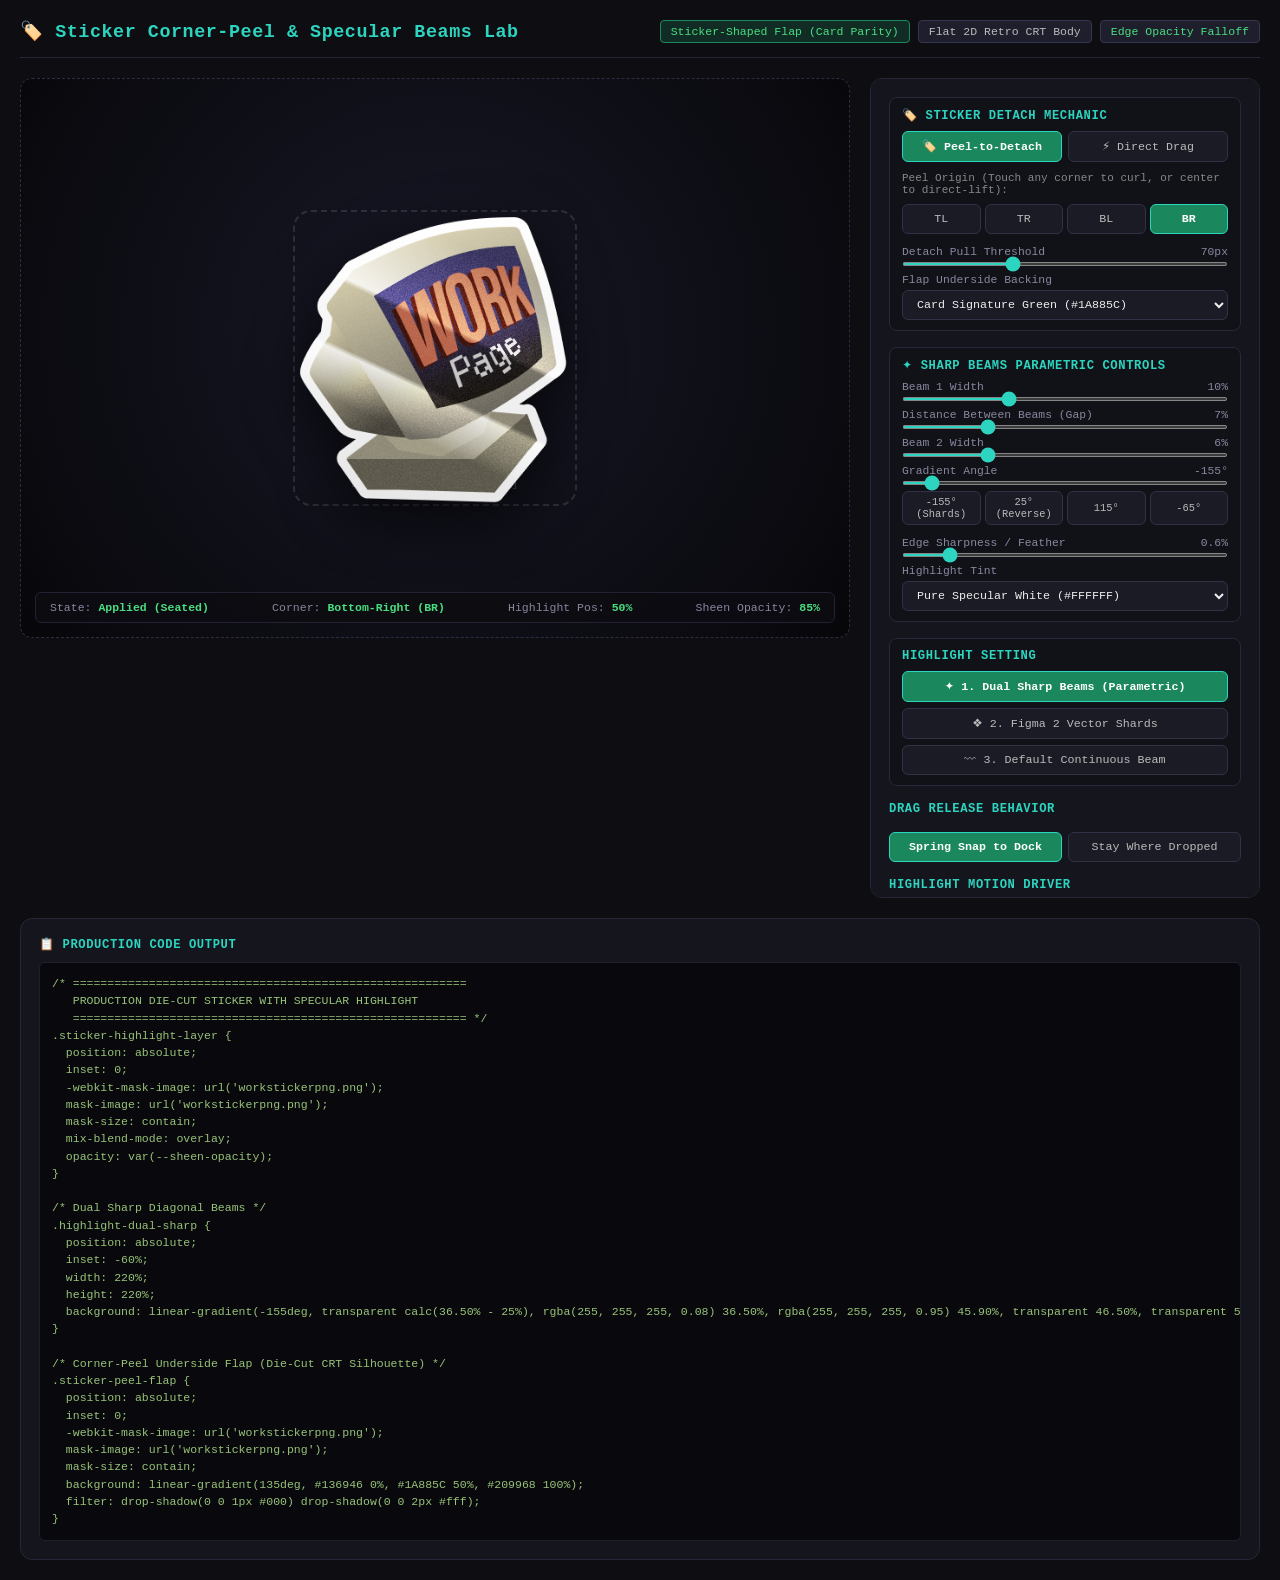
<file: svg/animationtest/sticker-preview.html>
<!DOCTYPE html>
<html lang="en">
<head>
  <meta charset="UTF-8">
  <meta name="viewport" content="width=device-width, initial-scale=1.0">
  <title>Sticker Highlight, Corner Peel-Detach & Physics Lab</title>
  <script src="https://cdnjs.cloudflare.com/ajax/libs/gsap/3.12.2/gsap.min.js"></script>
  <style>
    :root {
      --bg: #0d0d12;
      --card-bg: #15151e;
      --border: #262638;
      --accent: #1A885C; /* Signature card peel green */
      --accent-light: #2dd4bf;
      --text: #f0f0f8;
      --text-muted: #8888a0;

      /* Specular Highlight Dynamics */
      --diag-pos: 50%;
      --sheen-x: 50%;
      --sheen-y: 50%;
      --sheen-opacity: 0.85;
      --sheen-blend: overlay;
      --sheen-angle: -155deg;
      --sheen-tint: 255, 255, 255;

      /* Dual Sharp Beams Parametric Controls */
      --beam1-width: 10%;
      --beam-gap: 7%;
      --beam2-width: 6%;
      --beam-softness: 0.6%;

      /* Sticker Physical Positioning (Strictly 2D Flat - Zero Body Tilt) */
      --sticker-x: 0px;
      --sticker-y: 0px;
      --sticker-scale: 1;
      --sticker-shadow-y: 16px;
      --sticker-shadow-blur: 28px;
      --sticker-shadow-opacity: 0.72;

      /* Peel Flap Backing Colors */
      --flap-bg: #1A885C;
      --flap-stroke: #000000;
      --flap-outer-stroke: #ffffff;
    }

    * { box-sizing: border-box; margin: 0; padding: 0; }

    body {
      background: var(--bg);
      color: var(--text);
      font-family: 'Departure Mono', monospace, system-ui, sans-serif;
      min-height: 100vh;
      display: flex;
      flex-direction: column;
      padding: 20px;
      gap: 20px;
      overflow-x: hidden;
      user-select: none;
      -webkit-user-select: none;
    }

    header {
      display: flex;
      justify-content: space-between;
      align-items: center;
      flex-wrap: wrap;
      gap: 12px;
      border-bottom: 1px solid var(--border);
      padding-bottom: 14px;
    }

    h1 {
      font-size: 1.15rem;
      color: var(--accent-light);
      display: flex;
      align-items: center;
      gap: 10px;
      letter-spacing: 0.03em;
    }

    .badge {
      font-size: 0.72rem;
      padding: 4px 10px;
      border-radius: 4px;
      background: #1e1e2c;
      border: 1px solid #363650;
      color: #bbb;
    }

    .badge-green {
      background: rgba(26, 136, 92, 0.25);
      border-color: #1A885C;
      color: #4ade80;
    }

    /* Main Showcase Grid */
    .showcase-stage {
      display: grid;
      grid-template-columns: 1fr 390px;
      gap: 20px;
      align-items: start;
    }

    @media (max-width: 1020px) {
      .showcase-stage {
        grid-template-columns: 1fr;
      }
    }

    /* Canvas Stage */
    .stage-canvas {
      height: 560px;
      background: radial-gradient(circle at 50% 45%, #181827 0%, #07070a 100%);
      border: 1px dashed #2d2d42;
      border-radius: 12px;
      display: flex;
      flex-direction: column;
      align-items: center;
      justify-content: center;
      position: relative;
      overflow: hidden;
      touch-action: none;
    }

    /* Docking Target Slot on Cardboard Surface */
    .dock-target-slot {
      position: absolute;
      width: 284px;
      height: 296px;
      border: 2px dashed rgba(255, 255, 255, 0.12);
      border-radius: 18px;
      pointer-events: none;
      display: flex;
      flex-direction: column;
      align-items: center;
      justify-content: flex-end;
      padding-bottom: 14px;
      transition: border-color 0.25s ease, background 0.25s ease;
    }

    .dock-target-slot.highlight-hover {
      border-color: var(--accent-light);
      background: rgba(45, 212, 191, 0.05);
    }

    .dock-label {
      font-size: 0.68rem;
      color: #55556e;
      letter-spacing: 0.04em;
    }

    /* ----------------------------------------------------
       DRAGGABLE STICKER HITBOX WRAPPER
       (NEVER clipped directly so pointer events never freeze)
       ---------------------------------------------------- */
    .sticker-wrap {
      position: absolute;
      width: 280px;
      height: 292px; /* 323x337 aspect ratio */
      cursor: grab;
      touch-action: none;
      transform: translate3d(var(--sticker-x), var(--sticker-y), 0px) scale(var(--sticker-scale));
      transform-origin: center center;
      will-change: transform;
      z-index: 10;
    }

    .sticker-wrap:active,
    body.is-dragging .sticker-wrap {
      cursor: grabbing !important;
    }

    /* Visual drop shadow attached to sticker wrapper */
    .sticker-drop-shadow {
      position: absolute;
      inset: 0;
      width: 100%;
      height: 100%;
      pointer-events: none;
      filter: drop-shadow(0 var(--sticker-shadow-y) var(--sticker-shadow-blur) rgba(0, 0, 0, var(--sticker-shadow-opacity)));
    }

    /* ----------------------------------------------------
       LAYER A: ADHERED STICKER BODY
       (Clipped to fold line during peel)
       ---------------------------------------------------- */
    .sticker-adhered-body {
      position: absolute;
      inset: 0;
      width: 100%;
      height: 100%;
      pointer-events: none;
      will-change: clip-path;
    }

    .sticker-base-png {
      position: absolute;
      inset: 0;
      width: 100%;
      height: 100%;
      object-fit: contain;
      pointer-events: none;
    }

    /* Specular Highlight Layer (Masked to CRT Monitor PNG) */
    .sticker-highlight-layer {
      position: absolute;
      inset: 0;
      width: 100%;
      height: 100%;
      pointer-events: none;

      -webkit-mask-image: url('../workstickerpng.png');
      mask-image: url('../workstickerpng.png');
      -webkit-mask-size: contain;
      mask-size: contain;
      -webkit-mask-repeat: no-repeat;
      mask-repeat: no-repeat;
      -webkit-mask-position: center;
      mask-position: center;

      mix-blend-mode: var(--sheen-blend);
      opacity: var(--sheen-opacity);
      transition: opacity 0.1s ease-out;
    }

    /* Highlight Mode 1: Dual Sharp Beams */
    .highlight-dual-sharp {
      display: none;
      position: absolute;
      inset: -60%;
      width: 220%;
      height: 220%;
      pointer-events: none;
    }
    .highlight-dual-sharp.active { display: block; }

    /* Highlight Mode 2: Original Figma 2 Vector Shards */
    .shards-svg-wrap {
      display: none;
      position: absolute;
      inset: 0;
      width: 100%;
      height: 100%;
      overflow: visible;
      pointer-events: none;
    }
    .shards-svg-wrap.active { display: block; }

    /* Highlight Mode 3: Continuous Gradient Beam */
    .highlight-beam-fill {
      display: none;
      position: absolute;
      inset: -50%;
      width: 200%;
      height: 200%;
      pointer-events: none;
    }
    .highlight-beam-fill.active { display: block; }

    /* ----------------------------------------------------
       LAYER B: THE FLAP CLIP WRAPPER & REFLECTED FLAP
       (Clip wrapper stays in screen space; flap reflects inside it)
       ---------------------------------------------------- */
    .flap-clip-wrapper {
      display: none;
      position: absolute;
      inset: 0;
      width: 100%;
      height: 100%;
      pointer-events: none;
      will-change: clip-path;
      z-index: 5;
      overflow: visible;
    }

    .sticker-peel-flap {
      position: absolute;
      inset: 0;
      width: 100%;
      height: 100%;
      pointer-events: none;
      transform-origin: 0 0;
      will-change: transform;
    }

    /* Underside die-cut silhouette (Masked to exact CRT sticker shape!) */
    .flap-silhouette-mask {
      position: absolute;
      inset: 0;
      width: 100%;
      height: 100%;
      
      -webkit-mask-image: url('../workstickerpng.png');
      mask-image: url('../workstickerpng.png');
      -webkit-mask-size: contain;
      mask-size: contain;
      -webkit-mask-repeat: no-repeat;
      mask-repeat: no-repeat;
      -webkit-mask-position: center;
      mask-position: center;

      background: linear-gradient(135deg, #136946 0%, var(--flap-bg) 50%, #209968 100%);
      filter: drop-shadow(0 0 1px var(--flap-stroke)) drop-shadow(0 0 2px var(--flap-outer-stroke));
    }

    /* Paper curl surface sheen on the underside flap */
    .flap-curl-sheen {
      position: absolute;
      inset: 0;
      width: 100%;
      height: 100%;
      background: linear-gradient(to bottom right, rgba(255,255,255,0.4) 0%, transparent 40%, rgba(0,0,0,0.3) 100%);
      mix-blend-mode: overlay;
      pointer-events: none;
    }

    /* ----------------------------------------------------
       LAYER C: CREASE CONTACT SHADOW & APEX HIGHLIGHT
       ---------------------------------------------------- */
    .crease-shadow-line {
      display: none;
      position: absolute;
      pointer-events: none;
      z-index: 4;
      background: linear-gradient(to bottom, rgba(0,0,0,0.55), transparent);
      filter: blur(2px);
      transform-origin: 0 0;
    }

    .crease-highlight-ridge {
      display: none;
      position: absolute;
      pointer-events: none;
      z-index: 6;
      background: rgba(255, 255, 255, 0.7);
      box-shadow: 0 0 2px rgba(255, 255, 255, 0.9);
      transform-origin: 0 50%;
    }

    /* HUD Bar */
    .stage-hud {
      position: absolute;
      bottom: 14px;
      left: 14px;
      right: 14px;
      display: flex;
      justify-content: space-between;
      align-items: center;
      font-size: 0.72rem;
      color: var(--text-muted);
      background: rgba(12, 12, 18, 0.92);
      backdrop-filter: blur(8px);
      padding: 8px 14px;
      border-radius: 6px;
      border: 1px solid #222234;
      flex-wrap: wrap;
      gap: 8px;
    }

    .hud-val {
      color: #4ade80;
      font-weight: 700;
    }

    /* Control Panel */
    .control-panel {
      background: var(--card-bg);
      border: 1px solid var(--border);
      border-radius: 12px;
      padding: 18px;
      display: flex;
      flex-direction: column;
      gap: 16px;
      max-height: 820px;
      overflow-y: auto;
    }

    .panel-section-title {
      font-size: 0.76rem;
      font-weight: 700;
      color: var(--accent-light);
      text-transform: uppercase;
      letter-spacing: 0.05em;
      display: flex;
      align-items: center;
      gap: 6px;
    }

    .toggle-card-box {
      background: #111118;
      border: 1px solid #28283a;
      border-radius: 8px;
      padding: 10px 12px;
      display: flex;
      flex-direction: column;
      gap: 8px;
    }

    .toggle-row {
      display: grid;
      grid-template-columns: 1fr 1fr;
      gap: 6px;
    }

    .toggle-row-4 {
      display: grid;
      grid-template-columns: repeat(4, 1fr);
      gap: 4px;
    }

    .btn {
      background: #1b1b26;
      border: 1px solid #313146;
      color: #bbb;
      padding: 7px 8px;
      border-radius: 6px;
      font-size: 0.73rem;
      font-family: inherit;
      cursor: pointer;
      transition: all 0.15s ease;
      text-align: center;
    }

    .btn:hover {
      background: #242436;
      border-color: #484866;
      color: #fff;
    }

    .btn.active {
      background: var(--accent);
      border-color: var(--accent-light);
      color: #fff;
      font-weight: 700;
    }

    .btn-block {
      width: 100%;
    }

    .slider-row {
      display: flex;
      flex-direction: column;
      gap: 4px;
    }

    .slider-label {
      display: flex;
      justify-content: space-between;
      font-size: 0.71rem;
      color: var(--text-muted);
    }

    input[type="range"] {
      width: 100%;
      height: 4px;
      background: #272738;
      border-radius: 2px;
      accent-color: var(--accent-light);
      cursor: pointer;
    }

    select {
      background: #1b1b26;
      border: 1px solid #313146;
      color: #eee;
      padding: 6px 10px;
      border-radius: 6px;
      font-size: 0.73rem;
      font-family: inherit;
      cursor: pointer;
      width: 100%;
    }

    /* Virtual Gyro Puck */
    .virtual-gyro-box {
      background: #0f0f16;
      border: 1px solid #252536;
      border-radius: 8px;
      padding: 10px;
      display: flex;
      flex-direction: column;
      gap: 8px;
      align-items: center;
    }

    .gyro-puck-track {
      width: 100px;
      height: 100px;
      border-radius: 50%;
      background: radial-gradient(circle at 50% 50%, #1e1e2d 0%, #0a0a10 100%);
      border: 2px dashed #3a3a52;
      position: relative;
      cursor: crosshair;
    }

    .gyro-puck {
      position: absolute;
      width: 20px;
      height: 20px;
      border-radius: 50%;
      background: var(--accent);
      border: 2px solid #fff;
      top: 50%;
      left: 50%;
      transform: translate(-50%, -50%);
      box-shadow: 0 0 10px var(--accent);
      pointer-events: none;
    }

    /* Code Preview Box */
    .code-preview-card {
      background: var(--card-bg);
      border: 1px solid var(--border);
      border-radius: 12px;
      padding: 18px;
      display: flex;
      flex-direction: column;
      gap: 10px;
    }

    pre.code-box {
      background: #09090d;
      border: 1px solid #1f1f2e;
      border-radius: 6px;
      padding: 12px;
      font-size: 0.72rem;
      color: #98c379;
      overflow-x: auto;
      line-height: 1.5;
    }
  </style>
</head>
<body>

  <!-- HEADER -->
  <header>
    <h1>
      <span>🏷️ Sticker Corner-Peel & Specular Beams Lab</span>
    </h1>
    <div style="display: flex; gap: 8px; flex-wrap: wrap;">
      <span class="badge badge-green">Sticker-Shaped Flap (Card Parity)</span>
      <span class="badge">Flat 2D Retro CRT Body</span>
      <span class="badge" style="color: #4ade80;">Edge Opacity Falloff</span>
    </div>
  </header>

  <!-- SHOWCASE STAGE -->
  <div class="showcase-stage">

    <!-- LEFT: STICKER CANVAS -->
    <div class="stage-canvas" id="canvasArea">
      
      <!-- Dock Slot (Applied Position on Cardboard) -->
      <div class="dock-target-slot" id="dockSlot">
        <span class="dock-label">DOCK SLOT [APPLIED ZONE]</span>
      </div>

      <!-- DRAGGABLE STICKER HITBOX WRAPPER (Never clipped directly) -->
      <div class="sticker-wrap" id="stickerWrap">
        
        <!-- Drop Shadow Layer -->
        <div class="sticker-drop-shadow" id="stickerShadowWrap">

          <!-- 1. ADHERED BODY LAYER (Clipped during peel) -->
          <div class="sticker-adhered-body" id="adheredBody">
            
            <!-- CRT Monitor Base PNG -->
            <img class="sticker-base-png" id="stickerImg" src="../workstickerpng.png" alt="CRT Work Sticker">

            <!-- Masked Specular Highlight Layer -->
            <div class="sticker-highlight-layer" id="highlightLayer">

              <!-- A. DUAL SHARP DIAGONAL BEAMS (Parametric Controls) -->
              <div class="highlight-dual-sharp active" id="highlightDualSharp"></div>

              <!-- B. FIGMA 2 VECTOR SHARDS -->
              <svg class="shards-svg-wrap" id="shardsSvg" viewBox="0 0 307 329" preserveAspectRatio="none">
                <defs>
                  <linearGradient id="shard_grad1" x1="228" y1="106.16" x2="95.72" y2="382.05" gradientUnits="userSpaceOnUse">
                    <stop stop-color="#D9D9D9" />
                    <stop offset="0.38" stop-color="white" stop-opacity="0" />
                  </linearGradient>
                  <linearGradient id="shard_grad2" x1="160.3" y1="68.3" x2="48.08" y2="348.32" gradientUnits="userSpaceOnUse">
                    <stop stop-color="#D9D9D9" />
                    <stop offset="0.38" stop-color="white" stop-opacity="0" />
                  </linearGradient>
                </defs>
                <g id="shardsGroup" transform="translate(0, 0)">
                  <path d="M231.191 -8.84082L278.924 16.4101L141 367.159L48.666 357.159L231.191 -8.84082Z" fill="url(#shard_grad1)" fill-opacity="0.8" />
                  <path d="M188.582 -25.4945L217.582 -16.9956L37 355.659L11.4987 367.159L188.582 -25.4945Z" fill="url(#shard_grad2)" fill-opacity="0.9" />
                </g>
              </svg>

              <!-- C. CONTINUOUS GRADIENT BEAM -->
              <div class="highlight-beam-fill" id="highlightBeam"></div>

            </div>

            <!-- Crease Contact Shadow (Inside adheredBody so it never leaks into air) -->
            <div class="crease-shadow-line" id="creaseShadow"></div>
          </div>

          <!-- 2. FLAP CLIP WRAPPER (Screen space clipping for the flap) -->
          <div class="flap-clip-wrapper" id="flapClipWrap">
            <!-- Inner Folded Flap (Reflected across crease line) -->
            <div class="sticker-peel-flap" id="peelFlap">
              <div class="flap-silhouette-mask" id="flapSilhouette"></div>
              <div class="flap-curl-sheen"></div>
            </div>
            <!-- Crease Apex Highlight Ridge -->
            <div class="crease-highlight-ridge" id="creaseHighlight"></div>
          </div>

        </div>

      </div>

      <!-- HUD Telemetry -->
      <div class="stage-hud">
        <span>State: <span id="stickerStateReadout" class="hud-val">Applied (Seated)</span></span>
        <span>Corner: <span id="peelCornerReadout" class="hud-val">Bottom-Right (BR)</span></span>
        <span>Highlight Pos: <span id="sheenPosReadout" class="hud-val">50%</span></span>
        <span>Sheen Opacity: <span id="opacityReadout" class="hud-val">85%</span></span>
      </div>
    </div>

    <!-- RIGHT: CONTROLS & TUNING PANEL -->
    <div class="control-panel">
      
      <!-- 1. CORNER PEEL-DETACH MECHANIC -->
      <div class="toggle-card-box">
        <div class="panel-section-title">🏷️ Sticker Detach Mechanic</div>
        <div class="toggle-row">
          <button class="btn active" id="btnPeelDetach" onclick="setDetachMode('peel')">
            🏷️ Peel-to-Detach
          </button>
          <button class="btn" id="btnDirectDrag" onclick="setDetachMode('direct')">
            ⚡ Direct Drag
          </button>
        </div>

        <div style="font-size: 0.69rem; color: #888; margin-top: 2px;">
          Peel Origin (Touch any corner to curl, or center to direct-lift):
        </div>
        <div class="toggle-row-4">
          <button class="btn" id="btnCornerTL" onclick="forceCorner('TL')">TL</button>
          <button class="btn" id="btnCornerTR" onclick="forceCorner('TR')">TR</button>
          <button class="btn" id="btnCornerBL" onclick="forceCorner('BL')">BL</button>
          <button class="btn active" id="btnCornerBR" onclick="forceCorner('BR')">BR</button>
        </div>

        <div class="slider-row" style="margin-top: 4px;">
          <div class="slider-label">
            <span>Detach Pull Threshold</span>
            <span id="lblThreshold">70px</span>
          </div>
          <input type="range" id="slThreshold" min="40" max="130" value="70">
        </div>

        <div class="slider-row">
          <div class="slider-label">
            <span>Flap Underside Backing</span>
          </div>
          <select id="selFlapColor">
            <option value="#1A885C" selected>Card Signature Green (#1A885C)</option>
            <option value="#C4A482">Retro Kraft Paper (#C4A482)</option>
            <option value="#E2E8F0">Cyber Hologram Silver (#E2E8F0)</option>
          </select>
        </div>
      </div>

      <!-- 2. DUAL SHARP BEAMS CONTROLS -->
      <div class="toggle-card-box">
        <div class="panel-section-title">✦ Sharp Beams Parametric Controls</div>
        
        <div class="slider-row">
          <div class="slider-label">
            <span>Beam 1 Width</span>
            <span id="lblBeam1Width">10%</span>
          </div>
          <input type="range" id="slBeam1Width" min="3" max="25" value="10">
        </div>

        <div class="slider-row">
          <div class="slider-label">
            <span>Distance Between Beams (Gap)</span>
            <span id="lblBeamGap">7%</span>
          </div>
          <input type="range" id="slBeamGap" min="2" max="22" value="7">
        </div>

        <div class="slider-row">
          <div class="slider-label">
            <span>Beam 2 Width</span>
            <span id="lblBeam2Width">6%</span>
          </div>
          <input type="range" id="slBeam2Width" min="2" max="18" value="6">
        </div>

        <div class="slider-row">
          <div class="slider-label">
            <span>Gradient Angle</span>
            <span id="lblBeamAngle">-155°</span>
          </div>
          <input type="range" id="slBeamAngle" min="-180" max="180" value="-155">
        </div>
        <div class="toggle-row-4" style="margin-top: -2px;">
          <button class="btn" style="font-size: 0.65rem; padding: 4px;" onclick="setAnglePreset(-155)">-155° (Shards)</button>
          <button class="btn" style="font-size: 0.65rem; padding: 4px;" onclick="setAnglePreset(25)">25° (Reverse)</button>
          <button class="btn" style="font-size: 0.65rem; padding: 4px;" onclick="setAnglePreset(115)">115°</button>
          <button class="btn" style="font-size: 0.65rem; padding: 4px;" onclick="setAnglePreset(-65)">-65°</button>
        </div>

        <div class="slider-row" style="margin-top: 4px;">
          <div class="slider-label">
            <span>Edge Sharpness / Feather</span>
            <span id="lblBeamSoftness">0.6%</span>
          </div>
          <input type="range" id="slBeamSoftness" min="0.1" max="4.0" step="0.1" value="0.6">
        </div>

        <div class="slider-row">
          <div class="slider-label">
            <span>Highlight Tint</span>
          </div>
          <select id="selBeamTint">
            <option value="255, 255, 255" selected>Pure Specular White (#FFFFFF)</option>
            <option value="165, 243, 252">Holographic Cyan (#A5F3FC)</option>
            <option value="254, 240, 138">Warm Amber Gleam (#FEF08A)</option>
            <option value="134, 239, 172">Retro Phosphor Green (#86EFAC)</option>
          </select>
        </div>
      </div>

      <!-- 3. HIGHLIGHT PRESET SELECTOR -->
      <div class="toggle-card-box">
        <div class="panel-section-title">Highlight Setting</div>
        <div class="toggle-row" style="grid-template-columns: 1fr;">
          <button class="btn active" id="btnModeDualSharp" onclick="switchHighlightMode('dualSharp')">
            ✦ 1. Dual Sharp Beams (Parametric)
          </button>
          <button class="btn" id="btnModeShards" onclick="switchHighlightMode('shards')">
            ❖ 2. Figma 2 Vector Shards
          </button>
          <button class="btn" id="btnModeBeam" onclick="switchHighlightMode('beam')">
            〰 3. Default Continuous Beam
          </button>
        </div>
      </div>

      <!-- 4. DRAG RELEASE BEHAVIOR -->
      <div class="panel-section-title">Drag Release Behavior</div>
      <div class="toggle-row">
        <button class="btn active" id="btnSnapSpring" onclick="setDragBehavior('snap')">Spring Snap to Dock</button>
        <button class="btn" id="btnStayPlace" onclick="setDragBehavior('stay')">Stay Where Dropped</button>
      </div>

      <!-- 5. MOTION DRIVER & BREATHE SWEEP -->
      <div class="panel-section-title">Highlight Motion Driver</div>
      <div class="toggle-row">
        <button class="btn active" id="btnDriverDrag" onclick="setDriver('mouse')">Pointer Tilt</button>
        <button class="btn" id="btnDriverAuto" onclick="setDriver('auto')">Auto Breathe (Snappy Delay)</button>
      </div>
      <button class="btn btn-block" id="btnRequestGyro" style="border-color: var(--accent); color: #fff;" onclick="enableMobileGyro()">
        📱 Enable Mobile Gyroscope (Tilt Phone)
      </button>

      <!-- Desktop Virtual Gyroscope Joystick -->
      <div class="virtual-gyro-box">
        <div style="font-size: 0.7rem; color: #888;">Desktop Gyro Tilt Simulator:</div>
        <div class="gyro-puck-track" id="gyroTrack">
          <div class="gyro-puck" id="gyroPuck"></div>
        </div>
        <div style="font-size: 0.65rem; color: #666;">Drag puck to simulate phone tilt</div>
      </div>

      <!-- 6. LIVE OPACITY & BLEND -->
      <div class="panel-section-title">Highlight Blending</div>
      <div class="slider-row">
        <div class="slider-label">
          <span>Base Highlight Opacity</span>
          <span id="lblBaseOpacity">85%</span>
        </div>
        <input type="range" id="slOpacity" min="10" max="100" value="85">
      </div>

      <div class="slider-row">
        <div class="slider-label">
          <span>Blend Mode</span>
        </div>
        <select id="selBlend">
          <option value="overlay" selected>overlay (Natural Specular Glare)</option>
          <option value="screen">screen (Crisp Bright Sheen)</option>
          <option value="color-dodge">color-dodge (Hologram Glint)</option>
          <option value="soft-light">soft-light (Muted Satin Gleam)</option>
        </select>
      </div>

    </div>

  </div>

  <!-- LIVE PRODUCTION CSS CODE -->
  <div class="code-preview-card">
    <div class="panel-section-title">📋 Production Code Output</div>
    <pre class="code-box" id="cssOutput"></pre>
  </div>

  <script>
    // ----------------------------------------------------
    // ELEMENT REFERENCES
    // ----------------------------------------------------
    const stickerWrap = document.getElementById('stickerWrap');
    const stickerShadowWrap = document.getElementById('stickerShadowWrap');
    const adheredBody = document.getElementById('adheredBody');
    const flapClipWrap = document.getElementById('flapClipWrap');
    const peelFlap = document.getElementById('peelFlap');
    const flapSilhouette = document.getElementById('flapSilhouette');
    const creaseShadow = document.getElementById('creaseShadow');
    const creaseHighlight = document.getElementById('creaseHighlight');
    const highlightLayer = document.getElementById('highlightLayer');
    const highlightDualSharp = document.getElementById('highlightDualSharp');
    const shardsSvg = document.getElementById('shardsSvg');
    const shardsGroup = document.getElementById('shardsGroup');
    const highlightBeam = document.getElementById('highlightBeam');
    const canvasArea = document.getElementById('canvasArea');
    const dockSlot = document.getElementById('dockSlot');

    // Readout HUD
    const stickerStateReadout = document.getElementById('stickerStateReadout');
    const peelCornerReadout = document.getElementById('peelCornerReadout');
    const sheenPosReadout = document.getElementById('sheenPosReadout');
    const opacityReadout = document.getElementById('opacityReadout');
    const cssOutput = document.getElementById('cssOutput');

    // Controls
    const btnModeDualSharp = document.getElementById('btnModeDualSharp');
    const btnModeShards = document.getElementById('btnModeShards');
    const btnModeBeam = document.getElementById('btnModeBeam');
    const slBeam1Width = document.getElementById('slBeam1Width');
    const slBeamGap = document.getElementById('slBeamGap');
    const slBeam2Width = document.getElementById('slBeam2Width');
    const slBeamAngle = document.getElementById('slBeamAngle');
    const slBeamSoftness = document.getElementById('slBeamSoftness');
    const selBeamTint = document.getElementById('selBeamTint');
    const slOpacity = document.getElementById('slOpacity');
    const selBlend = document.getElementById('selBlend');
    const slThreshold = document.getElementById('slThreshold');
    const selFlapColor = document.getElementById('selFlapColor');

    const lblBeam1Width = document.getElementById('lblBeam1Width');
    const lblBeamGap = document.getElementById('lblBeamGap');
    const lblBeam2Width = document.getElementById('lblBeam2Width');
    const lblBeamAngle = document.getElementById('lblBeamAngle');
    const lblBeamSoftness = document.getElementById('lblBeamSoftness');
    const lblBaseOpacity = document.getElementById('lblBaseOpacity');
    const lblThreshold = document.getElementById('lblThreshold');

    // State Variables
    let currentHighlightMode = 'dualSharp';
    let detachMode = 'peel';
    let dragBehavior = 'snap';
    let currentDriver = 'mouse';
    let isStickerApplied = true;
    let baseOpacity = 0.85;
    let detachThreshold = 70;
    let forcedCorner = null; // null = auto detect
    let activeCorner = 'BR'; // 'TL', 'TR', 'BL', 'BR'
    let autoBreatheTimeline = null;

    // Sticker dimensions
    const STICKER_W = 280;
    const STICKER_H = 292;

    // Persistent Coordinates
    let currentStickerX = 0;
    let currentStickerY = 0;

    // ----------------------------------------------------
    // SHARP BEAMS GRADIENT GENERATOR
    // ----------------------------------------------------
    function getDualSharpGradient(posPct) {
      const w1 = parseFloat(slBeam1Width.value);
      const gap = parseFloat(slBeamGap.value);
      const w2 = parseFloat(slBeam2Width.value);
      const angle = slBeamAngle.value + 'deg';
      const soft = parseFloat(slBeamSoftness.value);
      const tint = selBeamTint.value;

      // Beam 1 starts to left of posPct, Beam 2 is to right
      const b1Start = (posPct - gap/2 - w1).toFixed(2);
      const b1Peak = (posPct - gap/2 - soft).toFixed(2);
      const b1Cut = (posPct - gap/2).toFixed(2);

      const b2Start = (posPct + gap/2).toFixed(2);
      const b2Peak = (posPct + gap/2 + soft).toFixed(2);
      const b2Fade = (posPct + gap/2 + w2 * 0.7).toFixed(2);
      const b2Cut = (posPct + gap/2 + w2).toFixed(2);

      return `linear-gradient(${angle},
        transparent calc(${b1Start}% - 25%),
        rgba(${tint}, 0.08) ${b1Start}%,
        rgba(${tint}, 0.95) ${b1Peak}%,
        transparent ${b1Cut}%,
        transparent ${b2Start}%,
        rgba(${tint}, 0.92) ${b2Peak}%,
        rgba(${tint}, 0.38) ${b2Fade}%,
        transparent ${b2Cut}%
      )`;
    }

    // ----------------------------------------------------
    // HIGHLIGHT POSITION & BELL-CURVE EDGE OPACITY FALLOFF
    // ----------------------------------------------------
    function updateHighlightPosition(normX, normY) {
      const diagVal = (normX * 0.75 + normY * 0.45);
      const diagPos = 50 + (diagVal * 50);

      // Bell-Curve Falloff: fades to 0% at extreme diagonal boundaries
      const normDist = Math.min(1.25, Math.abs(diagVal));
      const falloff = Math.max(0, 1 - Math.pow(normDist / 1.05, 2.2));
      const effectiveOpacity = (baseOpacity * falloff);

      document.documentElement.style.setProperty('--diag-pos', `${diagPos.toFixed(1)}%`);
      document.documentElement.style.setProperty('--sheen-opacity', effectiveOpacity.toFixed(3));

      // Update Dual Sharp Background
      if (currentHighlightMode === 'dualSharp') {
        highlightDualSharp.style.background = getDualSharpGradient(diagPos);
      } else if (currentHighlightMode === 'beam') {
        const angle = slBeamAngle.value + 'deg';
        const tint = selBeamTint.value;
        highlightBeam.style.background = `linear-gradient(${angle}, 
          transparent calc(${diagPos.toFixed(1)}% - 35%), 
          rgba(${tint}, 0.95) ${diagPos.toFixed(1)}%, 
          transparent calc(${diagPos.toFixed(1)}% + 35%)
        )`;
      }

      // Shards Mode
      const shardX = normX * 130;
      const shardY = normY * 50;
      shardsGroup.setAttribute('transform', `translate(${shardX.toFixed(1)}, ${shardY.toFixed(1)})`);

      sheenPosReadout.textContent = `${Math.round(diagPos)}%`;
      opacityReadout.textContent = `${Math.round(effectiveOpacity * 100)}%`;
    }

    // ----------------------------------------------------
    // HIGHLIGHT MODE SWITCHER
    // ----------------------------------------------------
    function switchHighlightMode(mode) {
      currentHighlightMode = mode;
      btnModeDualSharp.classList.toggle('active', mode === 'dualSharp');
      btnModeShards.classList.toggle('active', mode === 'shards');
      btnModeBeam.classList.toggle('active', mode === 'beam');

      highlightDualSharp.classList.toggle('active', mode === 'dualSharp');
      shardsSvg.classList.toggle('active', mode === 'shards');
      highlightBeam.classList.toggle('active', mode === 'beam');

      applySettings();
      updateHighlightPosition(0, 0);
    }

    function setDetachMode(mode) {
      detachMode = mode;
      document.getElementById('btnPeelDetach').classList.toggle('active', mode === 'peel');
      document.getElementById('btnDirectDrag').classList.toggle('active', mode === 'direct');
    }

    function setDragBehavior(behavior) {
      dragBehavior = behavior;
      document.getElementById('btnSnapSpring').classList.toggle('active', behavior === 'snap');
      document.getElementById('btnStayPlace').classList.toggle('active', behavior === 'stay');
    }

    function forceCorner(c) {
      forcedCorner = c;
      activeCorner = c;
      ['TL', 'TR', 'BL', 'BR'].forEach(cn => {
        document.getElementById(`btnCorner${cn}`).classList.toggle('active', cn === c);
      });
      peelCornerReadout.textContent = `${c} (Forced)`;
    }

    function setAnglePreset(angle) {
      slBeamAngle.value = angle;
      applySettings();
      updateHighlightPosition(0, 0);
    }

    // ----------------------------------------------------
    // LIVE PARAMETRIC TUNING & PRODUCTION CODE
    // ----------------------------------------------------
    function applySettings() {
      baseOpacity = slOpacity.value / 100;
      detachThreshold = parseFloat(slThreshold.value);
      const blend = selBlend.value;
      const flapColor = selFlapColor.value;

      lblBeam1Width.textContent = slBeam1Width.value + '%';
      lblBeamGap.textContent = slBeamGap.value + '%';
      lblBeam2Width.textContent = slBeam2Width.value + '%';
      lblBeamAngle.textContent = slBeamAngle.value + '°';
      lblBeamSoftness.textContent = slBeamSoftness.value + '%';
      lblBaseOpacity.textContent = slOpacity.value + '%';
      lblThreshold.textContent = slThreshold.value + 'px';

      document.documentElement.style.setProperty('--sheen-blend', blend);
      document.documentElement.style.setProperty('--sheen-angle', slBeamAngle.value + 'deg');
      document.documentElement.style.setProperty('--flap-bg', flapColor);

      // Generate Production CSS output
      cssOutput.textContent = 
`/* =========================================================
   PRODUCTION DIE-CUT STICKER WITH SPECULAR HIGHLIGHT
   ========================================================= */
.sticker-highlight-layer {
  position: absolute;
  inset: 0;
  -webkit-mask-image: url('workstickerpng.png');
  mask-image: url('workstickerpng.png');
  mask-size: contain;
  mix-blend-mode: ${blend};
  opacity: var(--sheen-opacity);
}

/* Dual Sharp Diagonal Beams */
.highlight-dual-sharp {
  position: absolute;
  inset: -60%;
  width: 220%;
  height: 220%;
  background: ${getDualSharpGradient(50).replace(/\n\s+/g, ' ')};
}

/* Corner-Peel Underside Flap (Die-Cut CRT Silhouette) */
.sticker-peel-flap {
  position: absolute;
  inset: 0;
  -webkit-mask-image: url('workstickerpng.png');
  mask-image: url('workstickerpng.png');
  mask-size: contain;
  background: linear-gradient(135deg, #136946 0%, ${flapColor} 50%, #209968 100%);
  filter: drop-shadow(0 0 1px #000) drop-shadow(0 0 2px #fff);
}`;
    }

    [slBeam1Width, slBeamGap, slBeam2Width, slBeamAngle, slBeamSoftness, selBeamTint, slOpacity, selBlend, slThreshold, selFlapColor].forEach(el => {
      el.addEventListener('input', () => {
        applySettings();
        updateHighlightPosition(0, 0);
      });
    });

    // ----------------------------------------------------
    // PHYSICAL 2D PAPER REFLECTION & CORNER PEEL ENGINE
    // ----------------------------------------------------
    function getCornerCoords(corner) {
      switch(corner) {
        case 'TL': return { x: 0, y: 0 };
        case 'TR': return { x: STICKER_W, y: 0 };
        case 'BL': return { x: 0, y: STICKER_H };
        case 'BR': default: return { x: STICKER_W, y: STICKER_H };
      }
    }

    function renderPeelState(corner, pullDx, pullDy) {
      const c = getCornerCoords(corner);
      // Pulled tip position
      const tipX = c.x + pullDx;
      const tipY = c.y + pullDy;

      // Fold crease line passes through midpoint M between corner and pulled tip
      const mx = (c.x + tipX) / 2;
      const my = (c.y + tipY) / 2;

      // Vector from pulled tip to original corner
      const vx = c.x - tipX;
      const vy = c.y - tipY;
      const dist = Math.hypot(vx, vy);
      if (dist < 1.5) {
        resetPeelVisuals();
        return;
      }

      // Normal vector pointing towards the peeled corner
      const nx = vx / dist;
      const ny = vy / dist;

      // Crease line tangent angle phi (radians)
      const phi = Math.atan2(vy, vx) + Math.PI / 2;

      // 1. 2D REFLECTION MATRIX: Flips the sticker across the line through M(mx, my) at angle phi
      const cos2 = Math.cos(2 * phi);
      const sin2 = Math.sin(2 * phi);

      const a = cos2;
      const b = sin2;
      const cMat = sin2;
      const d = -cos2;
      const e = mx * (1 - cos2) - my * sin2;
      const f = my * (1 + cos2) - mx * sin2;

      // 2. HALF-PLANE CLIPPING POLYGON
      // Extends 700px in both directions along the crease tangent
      const lineLen = 700;
      const perpLen = 900;
      const dirX = Math.cos(phi);
      const dirY = Math.sin(phi);

      const p1x = mx - dirX * lineLen;
      const p1y = my - dirY * lineLen;
      const p2x = mx + dirX * lineLen;
      const p2y = my + dirY * lineLen;

      // Extrude into the adhered side (-nx, -ny)
      const p3x = p2x - nx * perpLen;
      const p3y = p2y - ny * perpLen;
      const p4x = p1x - nx * perpLen;
      const p4y = p1y - ny * perpLen;

      const clipPoly = `polygon(${p1x.toFixed(1)}px ${p1y.toFixed(1)}px, ${p2x.toFixed(1)}px ${p2y.toFixed(1)}px, ${p3x.toFixed(1)}px ${p3y.toFixed(1)}px, ${p4x.toFixed(1)}px ${p4y.toFixed(1)}px)`;

      // A. Clip adhered sticker body
      adheredBody.style.clipPath = clipPoly;

      // B. Clip wrapper for the flap (untransformed screen coordinates!)
      flapClipWrap.style.display = 'block';
      flapClipWrap.style.clipPath = clipPoly;

      // C. Inner flap has reflection matrix (no clipPath directly on transformed element)
      peelFlap.style.display = 'block';
      peelFlap.style.clipPath = 'none';
      peelFlap.style.transform = `matrix(${a.toFixed(5)}, ${b.toFixed(5)}, ${cMat.toFixed(5)}, ${d.toFixed(5)}, ${e.toFixed(2)}, ${f.toFixed(2)})`;

      // 3. CREASE CONTACT SHADOW & APEX HIGHLIGHT
      const creaseLen = 440;
      const shadowX = mx - dirX * (creaseLen / 2);
      const shadowY = my - dirY * (creaseLen / 2);
      const deg = (phi * 180 / Math.PI);

      creaseShadow.style.display = 'block';
      creaseShadow.style.width = `${creaseLen}px`;
      creaseShadow.style.height = `7px`;
      creaseShadow.style.left = `${shadowX.toFixed(1)}px`;
      creaseShadow.style.top = `${shadowY.toFixed(1)}px`;
      creaseShadow.style.transform = `rotate(${deg.toFixed(2)}deg)`;

      creaseHighlight.style.display = 'block';
      creaseHighlight.style.width = `${creaseLen}px`;
      creaseHighlight.style.height = `1.5px`;
      creaseHighlight.style.left = `${shadowX.toFixed(1)}px`;
      creaseHighlight.style.top = `${shadowY.toFixed(1)}px`;
      creaseHighlight.style.transform = `rotate(${deg.toFixed(2)}deg)`;
    }

    function resetPeelVisuals() {
      adheredBody.style.clipPath = 'none';
      flapClipWrap.style.display = 'none';
      flapClipWrap.style.clipPath = 'none';
      peelFlap.style.display = 'none';
      peelFlap.style.clipPath = 'none';
      peelFlap.style.transform = 'none';
      creaseShadow.style.display = 'none';
      creaseHighlight.style.display = 'none';
    }

    // ----------------------------------------------------
    // ROBUST INTERACTION ENGINE (NEVER GETS STUCK)
    // ----------------------------------------------------
    let isDragging = false;
    let isPeeling = false;
    let dragPointerStartX = 0;
    let dragPointerStartY = 0;
    let dragStickerStartX = 0;
    let dragStickerStartY = 0;
    let currentCorner = 'BR';

    stickerWrap.addEventListener('pointerdown', (e) => {
      if (e.button !== 0) return;
      isDragging = true;
      document.body.classList.add('is-dragging');

      try { stickerWrap.setPointerCapture(e.pointerId); } catch(err) {}

      dragPointerStartX = e.clientX;
      dragPointerStartY = e.clientY;
      dragStickerStartX = currentStickerX;
      dragStickerStartY = currentStickerY;

      gsap.killTweensOf(stickerWrap);

      // Check click position relative to sticker
      const rect = stickerWrap.getBoundingClientRect();
      const localX = e.clientX - rect.left;
      const localY = e.clientY - rect.top;
      const normU = localX / rect.width;
      const normV = localY / rect.height;

      // Center Grab Zone (Direct Lift/Pop)
      const isCenter = (normU > 0.32 && normU < 0.68 && normV > 0.32 && normV < 0.68);

      if (detachMode === 'peel' && isStickerApplied && !isCenter) {
        // Corner-Aware Peel
        isPeeling = true;
        if (forcedCorner) {
          currentCorner = forcedCorner;
        } else {
          // Detect closest corner
          if (normU >= 0.5 && normV >= 0.5) currentCorner = 'BR';
          else if (normU >= 0.5 && normV < 0.5) currentCorner = 'TR';
          else if (normU < 0.5 && normV >= 0.5) currentCorner = 'BL';
          else currentCorner = 'TL';
        }
        activeCorner = currentCorner;
        peelCornerReadout.textContent = `${currentCorner} (Active)`;
        stickerStateReadout.textContent = `Peeling ${currentCorner} Corner...`;
      } else {
        // Direct Drag or Center Lift
        isPeeling = false;
        resetPeelVisuals();
        document.documentElement.style.setProperty('--sticker-scale', '1.08');
        document.documentElement.style.setProperty('--sticker-shadow-y', '38px');
        document.documentElement.style.setProperty('--sticker-shadow-blur', '48px');
        stickerStateReadout.textContent = isCenter && isStickerApplied ? "Direct Center Lift!" : "Dragging Free Sticker";
      }

      function onPointerMove(ev) {
        if (!isDragging) return;
        const dx = ev.clientX - dragPointerStartX;
        const dy = ev.clientY - dragPointerStartY;

        // 1. PEELING STATE
        if (isPeeling) {
          // Calculate inward pull delta for chosen corner
          let pullDx = 0;
          let pullDy = 0;
          if (currentCorner === 'BR') {
            pullDx = Math.min(0, dx * 1.25);
            pullDy = Math.min(0, dy * 1.25);
          } else if (currentCorner === 'TR') {
            pullDx = Math.min(0, dx * 1.25);
            pullDy = Math.max(0, dy * 1.25);
          } else if (currentCorner === 'BL') {
            pullDx = Math.max(0, dx * 1.25);
            pullDy = Math.min(0, dy * 1.25);
          } else if (currentCorner === 'TL') {
            pullDx = Math.max(0, dx * 1.25);
            pullDy = Math.max(0, dy * 1.25);
          }

          const pullDist = Math.hypot(pullDx, pullDy);
          const peelProgress = Math.min(1.2, pullDist / detachThreshold);

          renderPeelState(currentCorner, pullDx, pullDy);

          // Highlight tilts with paper curl
          updateHighlightPosition(peelProgress * 0.7, peelProgress * 0.5);
          stickerStateReadout.textContent = `Peeling ${currentCorner}... ${Math.round(peelProgress * 100)}% (Pull > ${detachThreshold}px)`;

          // DETACHMENT THRESHOLD POP!
          if (pullDist >= detachThreshold) {
            isPeeling = false;
            isStickerApplied = false;
            resetPeelVisuals();

            // Spring scale pop
            gsap.fromTo(document.documentElement, 
              { '--sticker-scale': 0.94 }, 
              { '--sticker-scale': 1.08, '--sticker-shadow-y': '38px', '--sticker-shadow-blur': '48px', duration: 0.3, ease: "back.out(2)" }
            );
            stickerStateReadout.textContent = "✦ Disconnected! Free Floating Drag";
          }
          return;
        }

        // 2. FREE DRAG STATE
        currentStickerX = dragStickerStartX + dx;
        currentStickerY = dragStickerStartY + dy;
        document.documentElement.style.setProperty('--sticker-x', `${currentStickerX}px`);
        document.documentElement.style.setProperty('--sticker-y', `${currentStickerY}px`);

        // Check hover proximity to dock
        const distToDock = Math.hypot(currentStickerX, currentStickerY);
        dockSlot.classList.toggle('highlight-hover', distToDock < 140);

        // Highlight tracks canvas position
        const rectCanvas = canvasArea.getBoundingClientRect();
        const normX = Math.max(-1.1, Math.min(1.1, (currentStickerX / (rectCanvas.width * 0.4))));
        const normY = Math.max(-1.1, Math.min(1.1, (currentStickerY / (rectCanvas.height * 0.4))));
        updateHighlightPosition(normX, normY);
      }

      function onPointerUp(ev) {
        if (!isDragging) return;
        isDragging = false;
        document.body.classList.remove('is-dragging');
        dockSlot.classList.remove('highlight-hover');

        try { stickerWrap.releasePointerCapture(ev.pointerId); } catch(err) {}
        window.removeEventListener('pointermove', onPointerMove);
        window.removeEventListener('pointerup', onPointerUp);
        window.removeEventListener('pointercancel', onPointerUp);

        // A. Released mid-peel (Didn't disconnect) -> Smooth spring back flat
        if (isPeeling) {
          isPeeling = false;
          stickerStateReadout.textContent = "Peel Released: Snap Back Flat";
          
          let curDx = 0, curDy = 0;
          const dx = ev.clientX - dragPointerStartX;
          const dy = ev.clientY - dragPointerStartY;
          if (currentCorner === 'BR') { curDx = Math.min(0, dx * 1.25); curDy = Math.min(0, dy * 1.25); }
          else if (currentCorner === 'TR') { curDx = Math.min(0, dx * 1.25); curDy = Math.max(0, dy * 1.25); }
          else if (currentCorner === 'BL') { curDx = Math.max(0, dx * 1.25); curDy = Math.min(0, dy * 1.25); }
          else if (currentCorner === 'TL') { curDx = Math.max(0, dx * 1.25); curDy = Math.max(0, dy * 1.25); }

          const animObj = { dx: curDx, dy: curDy };
          gsap.to(animObj, {
            dx: 0,
            dy: 0,
            duration: 0.3,
            ease: "back.out(1.4)",
            onUpdate: () => {
              renderPeelState(currentCorner, animObj.dx, animObj.dy);
            },
            onComplete: () => {
              resetPeelVisuals();
              isStickerApplied = true;
              stickerStateReadout.textContent = "Applied (Seated on Dock)";
            }
          });
          return;
        }

        // B. Put sticker down
        document.documentElement.style.setProperty('--sticker-scale', '1');
        document.documentElement.style.setProperty('--sticker-shadow-y', '16px');
        document.documentElement.style.setProperty('--sticker-shadow-blur', '28px');

        const distToDock = Math.hypot(currentStickerX, currentStickerY);

        // C. Snap back to dock IF Spring Snap is enabled OR dropped within 130px of dock
        if (dragBehavior === 'snap' || distToDock < 130) {
          stickerStateReadout.textContent = "Applying: Reverse-Peel Settle...";

          // Move back to dock (0, 0)
          gsap.to({ x: currentStickerX, y: currentStickerY }, {
            x: 0,
            y: 0,
            duration: 0.38,
            ease: "power2.out",
            onUpdate: function() {
              currentStickerX = this.targets()[0].x;
              currentStickerY = this.targets()[0].y;
              document.documentElement.style.setProperty('--sticker-x', `${currentStickerX}px`);
              document.documentElement.style.setProperty('--sticker-y', `${currentStickerY}px`);
            }
          });

          // REVERSE-PEEL SETTLE ANIMATION (Flattens corner smoothly back onto dock)
          if (detachMode === 'peel') {
            const peelAnim = { p: 1 };
            gsap.fromTo(peelAnim, 
              { p: 1 }, 
              {
                p: 0,
                duration: 0.38,
                ease: "power2.out",
                onUpdate: () => {
                  let pullX = 0, pullY = 0;
                  const dist = peelAnim.p * 50;
                  if (currentCorner === 'BR') { pullX = -dist; pullY = -dist; }
                  else if (currentCorner === 'TR') { pullX = -dist; pullY = dist; }
                  else if (currentCorner === 'BL') { pullX = dist; pullY = -dist; }
                  else if (currentCorner === 'TL') { pullX = dist; pullY = dist; }
                  renderPeelState(currentCorner, pullX, pullY);
                },
                onComplete: () => {
                  resetPeelVisuals();
                  isStickerApplied = true;
                  stickerStateReadout.textContent = "Applied (Seated on Dock)";
                  // Subtle settle vibration
                  gsap.fromTo(stickerWrap, { y: -2.5 }, { y: 0, duration: 0.2, ease: "bounce.out" });
                }
              }
            );
          } else {
            isStickerApplied = true;
            stickerStateReadout.textContent = "Applied (Seated on Dock)";
          }

          // Center highlight
          gsap.to(document.documentElement, {
            '--diag-pos': '50%',
            duration: 0.4
          });
        } else {
          // Stay Where Dropped (Infinitely re-draggable from this exact spot!)
          isStickerApplied = false;
          stickerStateReadout.textContent = "Dropped on Surface (Click to grab again)";
          gsap.fromTo(stickerWrap, { scale: 0.97 }, { scale: 1, duration: 0.25, ease: "back.out(1.5)" });
        }
      }

      window.addEventListener('pointermove', onPointerMove);
      window.addEventListener('pointerup', onPointerUp);
      window.addEventListener('pointercancel', onPointerUp);
    });

    // ----------------------------------------------------
    // HOVER PROXIMITY TILT (ONLY HIGHLIGHT TIED TO TILT)
    // ----------------------------------------------------
    canvasArea.addEventListener('pointermove', (e) => {
      if (isDragging || currentDriver !== 'mouse') return;

      const rect = canvasArea.getBoundingClientRect();
      const normX = (e.clientX - (rect.left + rect.width / 2)) / (rect.width * 0.45);
      const normY = (e.clientY - (rect.top + rect.height / 2)) / (rect.height * 0.45);

      updateHighlightPosition(normX, normY);
    });

    canvasArea.addEventListener('pointerleave', () => {
      if (isDragging || currentDriver !== 'mouse') return;
      if (isStickerApplied) {
        updateHighlightPosition(0, 0);
      }
    });

    // ----------------------------------------------------
    // AUTOMATED BREATHE DRIVER (1 CYCLE WITH POWER2.OUT & SNAPPY DELAY)
    // ----------------------------------------------------
    function setDriver(driver) {
      currentDriver = driver;
      document.getElementById('btnDriverDrag').classList.toggle('active', driver === 'mouse');
      document.getElementById('btnDriverAuto').classList.toggle('active', driver === 'auto');

      if (autoBreatheTimeline) {
        autoBreatheTimeline.kill();
        autoBreatheTimeline = null;
      }

      if (driver === 'auto') {
        stickerStateReadout.textContent = "Auto Breathe: 1 Cycle Out Sweep";
        
        // Single Unidirectional Sweep with power2.out ease and snappy 0.55s pause
        const proxy = { val: -1.2 };
        autoBreatheTimeline = gsap.timeline({ repeat: -1, repeatDelay: 0.55 });

        autoBreatheTimeline.fromTo(proxy, 
          { val: -1.2 }, 
          {
            val: 1.2,
            duration: 1.7,
            ease: "power2.out",
            onUpdate: () => {
              updateHighlightPosition(proxy.val, proxy.val * 0.4);
            }
          }
        );
      } else {
        stickerStateReadout.textContent = isStickerApplied ? "Applied (Seated on Dock)" : "Dropped on Surface";
      }
    }

    // ----------------------------------------------------
    // MOBILE GYROSCOPE (DeviceOrientation API)
    // ----------------------------------------------------
    function enableMobileGyro() {
      if (typeof DeviceOrientationEvent !== 'undefined' && typeof DeviceOrientationEvent.requestPermission === 'function') {
        DeviceOrientationEvent.requestPermission()
          .then(permissionState => {
            if (permissionState === 'granted') {
              bindGyroEvents();
            } else {
              alert('Gyroscope permission denied.');
            }
          })
          .catch(console.error);
      } else {
        bindGyroEvents();
      }
    }

    function bindGyroEvents() {
      currentDriver = 'gyro';
      stickerStateReadout.textContent = "📱 Mobile Gyroscope Active";
      const btn = document.getElementById('btnRequestGyro');
      btn.style.background = '#4ade80';
      btn.style.color = '#000';
      btn.textContent = "✓ Gyroscope Connected (Tilt Phone)";

      window.addEventListener('deviceorientation', (e) => {
        if (!e.gamma && !e.beta) return;
        const normX = Math.max(-1.1, Math.min(1.1, e.gamma / 30));
        const normY = Math.max(-1.1, Math.min(1.1, (e.beta - 38) / 25));

        // ONLY HIGHLIGHT IS TIED TO TILT (STICKER REMAINS STRICTLY FLAT)
        updateHighlightPosition(normX, normY);
      });
    }

    // ----------------------------------------------------
    // DESKTOP VIRTUAL GYROSCOPE JOYSTICK
    // ----------------------------------------------------
    const gyroTrack = document.getElementById('gyroTrack');
    const gyroPuck = document.getElementById('gyroPuck');
    let isDraggingPuck = false;

    gyroTrack.addEventListener('pointerdown', (e) => {
      isDraggingPuck = true;
      currentDriver = 'puck';
      stickerStateReadout.textContent = "Virtual Gyro Joystick";

      function onMove(ev) {
        if (!isDraggingPuck) return;
        const rect = gyroTrack.getBoundingClientRect();
        const centerX = rect.left + rect.width / 2;
        const centerY = rect.top + rect.height / 2;

        const maxRadius = 38;
        let dx = ev.clientX - centerX;
        let dy = ev.clientY - centerY;
        const dist = Math.hypot(dx, dy);

        if (dist > maxRadius) {
          dx = (dx / dist) * maxRadius;
          dy = (dy / dist) * maxRadius;
        }

        gyroPuck.style.transform = `translate(calc(-50% + ${dx}px), calc(-50% + ${dy}px))`;
        const normX = dx / maxRadius;
        const normY = dy / maxRadius;

        // ONLY HIGHLIGHT TIED TO TILT
        updateHighlightPosition(normX, normY);
      }

      function onUp() {
        isDraggingPuck = false;
        window.removeEventListener('pointermove', onMove);
        window.removeEventListener('pointerup', onUp);

        gsap.to(gyroPuck, {
          x: 0,
          y: 0,
          duration: 0.35,
          ease: "elastic.out(1, 0.5)"
        });
        updateHighlightPosition(0, 0);
      }

      window.addEventListener('pointermove', onMove);
      window.addEventListener('pointerup', onUp);
    });

    // Initialize Default State
    applySettings();
    updateHighlightPosition(0, 0);
  </script>
</body>
</html>
</file>
<file: css/base.css>
/* ====================================================
   LOCAL FONTS
   Departure Mono (pixel/technical monospace font)
   ==================================================== */
@font-face {
  font-family: 'Departure Mono';
  src: url('../fonts/DepartureMono-Regular.woff2') format('woff2'),
       url('../fonts/DepartureMono-Regular.woff') format('woff'),
       url('../DepartureMono-1.500/DepartureMono-Regular.woff2') format('woff2');
  font-weight: 400;
  font-style: normal;
  font-display: swap;
}

* {
  box-sizing: border-box;
  margin: 0;
  padding: 0;
}

:root {
  --grid-padding-top: 180px;
  --grid-padding-bottom: 64px;
  --grid-padding-x: 16px;
  --grid-gap: 32px;
}

html, body {
  overflow-x: hidden;
  max-width: 100vw;
}

body {
  font-family: 'Departure Mono', monospace;
  background-color: #ffffff;
  min-height: 100vh;
}

/* Main card container grid (Config-driven padding, centered on mobile & desktop) */
.grid {
  display: grid;
  gap: var(--grid-gap, 32px);
  padding: var(--grid-padding-top, 180px) var(--grid-padding-x, 16px) var(--grid-padding-bottom, 64px) var(--grid-padding-x, 16px);
  justify-content: center;
  justify-items: center;
  grid-template-columns: minmax(0, 300px);
  margin: 0 auto;
  width: 100%;
}

/* 2-column layout on tablet/desktop screens */
@media (min-width: 768px) {
  .grid {
    grid-template-columns: repeat(2, 300px);
    padding: var(--grid-padding-top, 180px) 2rem var(--grid-padding-bottom, 64px) 2rem;
  }
}
</file>
<file: css/card.css>
/* ====================================================
   CARD COMPONENT STYLES
   Styles for interactive cards, peel flaps, hitboxes, and SVG layers.
   ==================================================== */

:root {
  --card-title-color: #111111;
  --card-title-size: 0.72rem;
  --card-title-weight: 700;
  --card-title-spacing: 0.08em;
  --card-title-font: 'Departure Mono', monospace;
  --card-title-transform: none;

  /* THEME VARIABLES: Monochrome Swiss Architecture */
  --card-bg: #0c0c0c;
  /* Background inside the card (black inner box) */
  --card-flap: #ffffff;
  /* The white peeled back paper */
  --card-peel: #0c0c0c;
  /* Deep black underside of the peel flap */
  --card-peel-stroke: #000000;
  /* Crisp black outline in front on the peel */
  --card-peel-outer-stroke: #ffffff;
  /* Crisp white outline behind the black outline */

  --btn-default: #ffffff;
  /* Default icon diamond fill */
  --btn-active: #0c0c0c;
  /* Highlighted icon diamond fill (solid black) */
  --btn-stroke: #ffffff;
  /* Crisp white outline on buttons */

  --eye-lid: #ffffff;
  /* Eyelid color when selected */
  --eye-pupil: #0c0c0c;
  /* Eye pupil stroke when selected (contrasts with white eyelid) */
  --eye-pupil-fill: #0c0c0c;
  /* Eye pupil fill when selected */

  --eye-lid-default: #0c0c0c;
  /* Eyelid color when approaching / unselected */
  --eye-pupil-default: #ffffff;
  /* Eye pupil stroke when approaching / unselected (contrasts with black eyelid) */
  --eye-pupil-fill-default: #0c0c0c;
  /* Eye pupil fill when approaching / unselected */

  --behind-text: #0c0c0c;
  /* Color of the text revealed behind the card */
}

.wrap {
  position: relative;
  width: 300px;
  height: 250px;
  margin: 0 auto;
}

/* The surface revealed directly behind the card */
.card-behind {
  position: absolute;
  top: 0;
  left: 0;
  width: 300px;
  height: 250px;
  display: flex;
  align-items: center;
  justify-content: center;
  pointer-events: none;
  user-select: none;
  -webkit-user-select: none;
  z-index: 0;
}

.card-behind-content {
  display: flex;
  flex-direction: column;
  align-items: center;
  justify-content: center;
  gap: 12px;
  width: 100%;
}

.card-behind-text {
  font-family: 'Departure Mono', monospace;
  font-size: 1.85rem;
  font-weight: 700;
  letter-spacing: -0.01em;
  color: var(--behind-text, #1A885C);
  text-align: center;
  display: inline-block;
}

/* Elegant loading progress bar below the text */
.card-loading-bar {
  width: 110px;
  height: 4px;
  background-color: rgba(0, 0, 0, 0.08);
  border-radius: 999px;
  overflow: hidden;
  opacity: 0;
  transform: scaleX(0.85);
  transition: opacity 0.25s ease, transform 0.25s ease;
}

.card-loading-bar.active {
  opacity: 1;
  transform: scaleX(1);
}

.card-loading-progress {
  width: 100%;
  height: 100%;
  background-color: var(--behind-text, #1A885C);
  border-radius: 999px;
  transform-origin: left center;
  transform: scaleX(0);
}

.card {
  position: relative;
  /* background-color: #ffffff;  REMOVED: Handled by SVG */
  width: 300px;
  height: 250px;
  padding: 6px 10px 10px 10px;
  /* clip-path: polygon(...); REMOVED: Handled by dynamic SVG clipPath! */
  user-select: none;
  -webkit-user-select: none;
  -webkit-user-drag: none;
  cursor: pointer;
  display: flex;
  flex-direction: column;
}

/* Hardware-accelerated paper grain overlay strictly on card paper border and header */
.card::before {
  content: "";
  position: absolute;
  top: 0;
  left: 0;
  width: 100%;
  height: 100%;
  background-image: var(--paper-grain-image, none);
  background-size: var(--paper-grain-size, 140px 140px);
  background-repeat: repeat;
  opacity: var(--paper-grain-opacity, 0.12);
  mix-blend-mode: var(--paper-grain-blend, multiply);
  pointer-events: none;
  user-select: none;
  -webkit-user-select: none;
  z-index: 0;
  display: var(--paper-grain-display, block);
}

.card-header {
  position: relative;
  z-index: 1;
  min-height: 22px;
  height: auto;
  display: flex;
  align-items: center;
  justify-content: flex-start;
  padding: 0 0 4px 0;
  box-sizing: border-box;
}

.card-title {
  font-family: var(--card-title-font, 'Departure Mono', monospace);
  font-size: var(--card-title-size, 0.72rem);
  font-weight: var(--card-title-weight, 700);
  letter-spacing: var(--card-title-spacing, 0.08em);
  text-transform: var(--card-title-transform, none);
  color: var(--card-title-color, #111111);
  line-height: 1;
  user-select: none;
  -webkit-user-select: none;
}

.inner-rect {
  position: relative;
  z-index: 1;
  background-color: var(--card-bg, #0c0c0c);
  width: 100%;
  flex: 1;
  min-height: 0;
  overflow: hidden;
}

.card-bg-path {
  fill: var(--card-paper-color, #F2F2F2);
}

.hitbox {
  position: absolute;
  bottom: -14px;
  right: -10px;
  width: 80px;
  height: 80px;
  z-index: 10;
  cursor: grab;
  touch-action: none;
  background-color: rgba(0, 255, 0, 0);
  transform: rotate(180deg);
  clip-path: polygon(100% 0%, 100% 33%, 100% 66%, 100% 100%, 66% 100%, 33% 100%, 0% 100%);
}

.hitbox:active {
  cursor: grabbing;
}

body.is-peeling,
body.is-peeling * {
  cursor: grabbing !important;
}

.triangle-svg {
  position: absolute;
  bottom: -4px;
  right: 0px;
  width: 120px;
  height: 120px;
  transform: rotate(180deg);
  pointer-events: none;
  overflow: visible;
  z-index: 5;
  /* Filter removed. Handled mathematically now! */
}

.card-bg-svg {
  position: absolute;
  top: 0;
  left: 0;
  pointer-events: none;
  overflow: visible;
}

.triangle-path {
  fill: var(--card-flap, #ffffff);
  stroke: var(--card-flap, #ffffff);
  /* Geometry and animation are now handled cleanly by HTML and GSAP */
}

.inner-triangle-outer-path {
  fill: none;
  stroke: var(--card-peel-outer-stroke, #ffffff);
}

.inner-triangle-path {
  fill: var(--card-peel, #0c0c0c);
  stroke: var(--card-peel-stroke, #000000);
}

.sq-path {
  stroke: var(--btn-stroke, #ffffff);
}

/* Disable the native bloating focus ring */
g:focus {
  outline: none;
}

/* Reveal our custom non-scaling SVG focus ring instead! */
g:focus .custom-focus {
  opacity: 1;
}

/* Button text overlay */
.btn-text-group {
  pointer-events: none;
  user-select: none;
  -webkit-user-select: none;
}

.btn-text {
  pointer-events: none;
  user-select: none;
  -webkit-user-select: none;
}

.btn-text-box {
  pointer-events: none;
  user-select: none;
  -webkit-user-select: none;
}
</file>
<file: css/sticker.css>
/* ====================================================
   WORK NAVIGATION STICKER DESIGN SYSTEM
   - CRT Monitor Art with Hand-Drawn Boil Filter
   - Glossy Vinyl Specular Sheen (Studio Bar Overlay)
   - Corner Peel Vector Punch-Out Affordance
   - Adaptive Floating HUD Pill (Animated Width)
   ==================================================== */

:root {
  /* Specular & Gloss Dynamics */
  --diag-pos: 50%;
  --sheen-opacity: 0.45;
  --sheen-blend: overlay;
  --gloss-angle: -140deg;
  --gloss-tint: 255, 255, 255;

  /* Drop Shadow Filter (Disabled / None for clean flush look) */
  --sticker-shadow-filter: none;
  --sticker-shadow-y: 0px;
  --sticker-shadow-blur: 0px;
  --sticker-shadow-opacity: 0;

  /* Global Sticker Scale */
  --sticker-scale: 1.0;

  /* Sticker Base Artwork Exposure & Saturation (From sticker-gloss-config (3).json) */
  --sticker-bright: 1;
  --sticker-contrast: 1;
  --sticker-sat: 1.3;

  /* Corner Peel Affordance Offset & Dynamics */
  --peel-x: 71px;
  --peel-y: 67px;
  --peel-scale: 1.3;
  --peel-rotate: 0deg;
}

/* ----------------------------------------------------
   THE DRAGGABLE STICKER ROOT
   ---------------------------------------------------- */
.sticker-root {
  position: absolute;
  width: calc(220px * var(--sticker-scale, 1));
  height: calc(230px * var(--sticker-scale, 1));
  top: 0;
  left: 0;
  cursor: grab;
  touch-action: none;
  will-change: transform;
  z-index: 1000;
  user-select: none;
  -webkit-user-select: none;
}

.sticker-root:active,
body.is-dragging .sticker-root {
  cursor: grabbing !important;
}

.sticker-body {
  position: absolute;
  inset: 0;
  width: 100%;
  height: 100%;
  transform-origin: center center;
  transition: transform 0.15s ease-out;
  will-change: transform;
}

.sticker-root:hover .sticker-body {
  transform: translateY(-4px) scale(1.02);
}

body.is-dragging .sticker-root .sticker-body {
  transform: scale(1.06);
}

/* Drop Shadow Container (Zero soft drop shadow by default) */
.sticker-shadow-wrap {
  position: absolute;
  inset: 0;
  width: 100%;
  height: 100%;
  pointer-events: none;
  filter: var(--sticker-shadow-filter, none);
}

/* Sticker Art Wrapper (Supports 2 FPS Organic Boil) */
.sticker-art-wrap {
  position: absolute;
  inset: 0;
  width: 100%;
  height: 100%;
  pointer-events: none;
  transform-origin: center center;
}

.sticker-art-wrap.has-boil {
  filter: url(#stickerBoilFilter);
}

/* CRT Monitor Base PNG */
.sticker-base-png {
  position: absolute;
  inset: 0;
  width: 100%;
  height: 100%;
  object-fit: contain;
  pointer-events: none;
  z-index: 0;
  filter: brightness(var(--sticker-bright, 1)) contrast(var(--sticker-contrast, 1)) saturate(var(--sticker-sat, 1.3));
}

/* ----------------------------------------------------
   MASKED SPECULAR GLOSSY LAYER
   ---------------------------------------------------- */
.sticker-highlight-layer {
  position: absolute;
  inset: 0;
  width: 100%;
  height: 100%;
  pointer-events: none;

  -webkit-mask-size: contain;
  mask-size: contain;
  -webkit-mask-repeat: no-repeat;
  mask-repeat: no-repeat;
  -webkit-mask-position: center;
  mask-position: center;

  z-index: 2;
}

#stickerRoot .sticker-highlight-layer {
  -webkit-mask-image: url('../svg/workstickerpng.png');
  mask-image: url('../svg/workstickerpng.png');
}

#aboutStickerRoot .sticker-highlight-layer {
  -webkit-mask-image: url('../svg/circlesticker.svg');
  mask-image: url('../svg/circlesticker.svg');
}

/* Layer 0: Directional shadow — diffuse ambient darkening opposite the light source */
.diffuse-shadow {
  position: absolute;
  inset: 0;
  border-radius: 12px;
  mix-blend-mode: overlay;
  opacity: 0;
  pointer-events: none;
  z-index: 1;
  will-change: background, opacity;
}

/* Layer 1: Specular hotspot — the main "light reflection blob" */
.specular-hotspot {
  position: absolute;
  inset: 0;
  border-radius: 12px;
  mix-blend-mode: overlay;
  opacity: 0;
  pointer-events: none;
  z-index: 2;
  will-change: background, opacity;
}

/* Layer 2: Fresnel rim — edges glow brighter at shallow angles */
.fresnel-rim {
  position: absolute;
  inset: 0;
  border-radius: 12px;
  mix-blend-mode: screen;
  opacity: 0;
  pointer-events: none;
  z-index: 3;
  will-change: background, opacity;
}

/* Layer 3: Environment reflection — soft ambient light pickup */
.env-reflect {
  position: absolute;
  inset: 0;
  border-radius: 12px;
  mix-blend-mode: overlay;
  opacity: 0;
  pointer-events: none;
  z-index: 4;
  will-change: background, opacity;
}

/* Layer 4: Image washout — vinyl gets milky white at steep angles */
.washout {
  position: absolute;
  inset: 0;
  border-radius: 12px;
  background: rgba(255, 255, 255, 1);
  mix-blend-mode: overlay;
  opacity: 0;
  pointer-events: none;
  z-index: 5;
  will-change: opacity;
}

/* Layer 5: Iridescence — subtle color shift at edges */
.iridescence {
  position: absolute;
  inset: 0;
  border-radius: 12px;
  mix-blend-mode: color-dodge;
  opacity: 0;
  pointer-events: none;
  z-index: 6;
  will-change: background, opacity;
}

/* ----------------------------------------------------
   CORNER PEEL AFFORDANCE & VECTOR PUNCH-OUT
   - Punch-Out: Pure black #000000 mask punches out underlying vector layers
   - Trajectory: Exact original trajectory (+7.145px X, +45.276px Y)
   - Dynamic Offsets: Parametric translate, scale, and rotate
   ---------------------------------------------------- */
.sticker-peel-overlay {
  position: absolute;
  inset: 0;
  width: 100%;
  height: 100%;
  pointer-events: none;
  overflow: visible;
  transform: translate(var(--peel-x), var(--peel-y)) scale(var(--peel-scale)) rotate(var(--peel-rotate));
  transform-origin: 200px 240px;
  z-index: 10;
}

.peel-svg {
  position: absolute;
  inset: 0;
  width: 100%;
  height: 100%;
  overflow: visible;
}

/* Continuous Loop Mode Keyframes */
@keyframes kf_sim_peel_trans {
  0%, 4.68% {
    transform: translate(246.888px, 210.66px) rotate(111.625deg);
    animation-timing-function: cubic-bezier(0, 0.274, 0.58, 1);
  }
  91.63%, 100% {
    transform: translate(254.033px, 255.936px) rotate(111.625deg);
  }
}
@keyframes kf_sim_peel_fill {
  0%, 4.68% { fill: #8C8585; animation-timing-function: cubic-bezier(0.5, 0, 0.5, 1); }
  91.63%, 100% { fill: #000000; }
}
@keyframes kf_sim_main_fill {
  0%, 4.68% { fill: #8C8585; animation-timing-function: cubic-bezier(0.5, 0, 0.5, 1); }
  91.63%, 100% { fill: #000000; }
}
@keyframes kf_sim_mask_trans {
  0%, 4.68% {
    transform: translate(148.874px, 226.758px) rotate(-10.7228deg);
    animation-timing-function: cubic-bezier(0, 0.274, 0.58, 1);
  }
  91.63%, 100% {
    transform: translate(153.703px, 245.503px) rotate(-10.7228deg);
  }
}

/* Base Resting Styles */
.peel-flap-path {
  transform-box: view-box;
  transform-origin: 0 0;
  transform: translate(246.888px, 210.66px) rotate(111.625deg);
  fill: #8C8585;
  transition: transform 0.38s cubic-bezier(0, 0.274, 0.58, 1), fill 0.32s cubic-bezier(0.5, 0, 0.5, 1);
}
.peel-mask-path {
  transform-box: view-box;
  transform-origin: 0 0;
  transform: translate(148.874px, 226.758px) rotate(-10.7228deg);
  fill: #000000;
  transition: transform 0.38s cubic-bezier(0, 0.274, 0.58, 1);
}
.peel-main-path {
  fill: #8C8585;
  transition: fill 0.32s cubic-bezier(0.5, 0, 0.5, 1);
}

/* 1. INACTIVE STATE (Frame 0: Resting Flat) */
.peel-state-inactive .peel-main-path {
  animation: none !important;
  fill: #8C8585 !important;
}
.peel-state-inactive .peel-flap-path {
  animation: none !important;
  transform: translate(246.888px, 210.66px) rotate(111.625deg) !important;
  fill: #8C8585 !important;
  transform-origin: 0 0;
}
.peel-state-inactive .peel-mask-path {
  animation: none !important;
  transform: translate(148.874px, 226.758px) rotate(-10.7228deg) !important;
  fill: #000000 !important;
  transform-origin: 0 0;
}

/* 2. ACTIVE STATE (100% Peeled when Applied to Card) */
.peel-state-active .peel-main-path {
  animation: none !important;
  fill: #000000 !important;
  transition: fill 0.32s cubic-bezier(0.5, 0, 0.5, 1);
}
.peel-state-active .peel-flap-path {
  animation: none !important;
  transform: translate(254.033px, 255.936px) rotate(111.625deg) !important;
  fill: #000000 !important;
  transform-origin: 0 0;
  transition: transform 0.38s cubic-bezier(0, 0.274, 0.58, 1), fill 0.32s cubic-bezier(0.5, 0, 0.5, 1);
}
.peel-state-active .peel-mask-path {
  animation: none !important;
  transform: translate(153.703px, 245.503px) rotate(-10.7228deg) !important;
  fill: #000000 !important;
  transform-origin: 0 0;
  transition: transform 0.38s cubic-bezier(0, 0.274, 0.58, 1);
}

/* 3. LOOP STATE */
.peel-state-loop .peel-main-path {
  animation: kf_sim_main_fill 0.8s linear infinite !important;
}
.peel-state-loop .peel-flap-path {
  transform-origin: 0 0;
  animation: kf_sim_peel_trans 0.8s linear infinite, kf_sim_peel_fill 0.8s linear infinite !important;
}
.peel-state-loop .peel-mask-path {
  transform-origin: 0 0;
  animation: kf_sim_mask_trans 0.8s linear infinite !important;
  fill: #000000 !important;
}

/* Suppress transitions during resize / Ctrl-zoom so peel shapes stay 100% locked */
body.is-resizing .peel-flap-path,
body.is-resizing .peel-mask-path,
body.is-resizing .peel-main-path,
body.is-resizing .sticker-peel-overlay {
  transition: none !important;
}

/* ====================================================
   SLEEPING / INACTIVE STICKER STATE
   Click/Tap toggles sleeping: muted grayscale/sepia filter,
   flat unpeeled corner, dimmed sheen, and suspended modifier.
   ==================================================== */
.sticker-root {
  transition: filter 0.28s cubic-bezier(0.2, 0.8, 0.2, 1), opacity 0.28s ease;
}

.sticker-root.is-sleeping {
  filter: grayscale(1) sepia(0.18) contrast(0.92);
  opacity: 1;
}

.sticker-root.is-sleeping .sticker-peel-overlay .peel-main-path {
  animation: none !important;
  fill: #8C8585 !important;
}

.sticker-root.is-sleeping .sticker-peel-overlay .peel-flap-path {
  animation: none !important;
  transform: translate(246.888px, 210.66px) rotate(111.625deg) !important;
  fill: #8C8585 !important;
}

.sticker-root.is-sleeping .sticker-peel-overlay .peel-mask-path {
  animation: none !important;
  transform: translate(148.874px, 226.758px) rotate(-10.7228deg) !important;
  fill: #000000 !important;
}
</file>
<file: css/subpage.css>
/* ====================================================
   LOCAL FONTS
   Departure Mono (pixel/technical monospace font)
   ==================================================== */
@font-face {
  font-family: 'Departure Mono';
  src: url('../fonts/DepartureMono-Regular.woff2') format('woff2'),
       url('../fonts/DepartureMono-Regular.woff') format('woff'),
       url('../DepartureMono-1.500/DepartureMono-Regular.woff2') format('woff2');
  font-weight: 400;
  font-style: normal;
  font-display: swap;
}

html {
  background-color: #ffffff;
  min-height: 100vh;
}

body {
  font-family: 'Departure Mono', monospace;
  display: flex;
  flex-direction: column;
  align-items: center;
  justify-content: center;
  min-height: 100vh;
  margin: 0;
  background-color: #f0f0f0;
  color: #333;
}

.container {
  background: white;
  padding: 3rem;
  border-radius: 12px;
  box-shadow: 0 4px 12px rgba(0, 0, 0, 0.1);
  text-align: center;
  animation: pageFadeIn 0.3s ease-out;
}

@keyframes pageFadeIn {
  from {
    opacity: 0;
    transform: translateY(8px);
  }
  to {
    opacity: 1;
    transform: translateY(0);
  }
}

h1 {
  margin-top: 0;
  color: #111111;
}

a {
  display: inline-block;
  margin-top: 1.5rem;
  padding: 0.75rem 1.5rem;
  background-color: #111111;
  color: white;
  text-decoration: none;
  border-radius: 6px;
  font-weight: bold;
  transition: background-color 0.2s;
}

a:hover {
  background-color: #333333;
}
</file>
